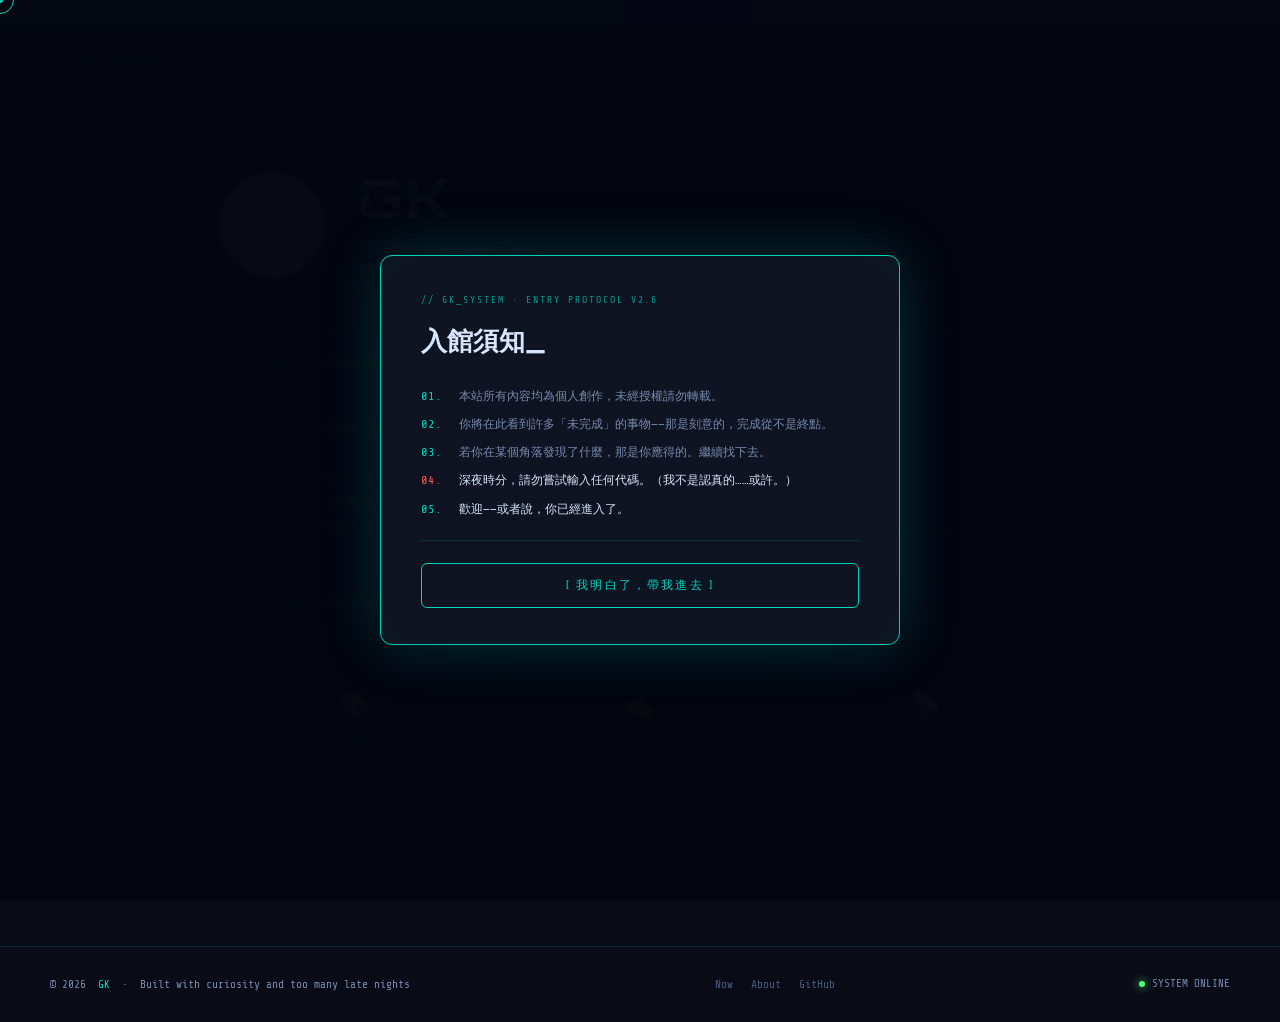
<file: index.html>
<!doctype html>
<html lang="zh-Hant" data-theme="dark">
<head>
  <meta charset="UTF-8" />
  <meta name="viewport" content="width=device-width, initial-scale=1.0" />
  <title>GK的雜物堆</title>
  <link rel="stylesheet" href="style.css" />
  <link rel="preconnect" href="https://fonts.googleapis.com" />
  <link rel="preconnect" href="https://fonts.gstatic.com" crossorigin />
</head>
<body>

  <!-- ── CURSOR ──────────────────────────────── -->
  <div class="cursor-dot" id="cursorDot"></div>
  <div class="cursor-ring" id="cursorRing"></div>

  <!-- ── ENTRY MODAL ─────────────────────────── -->
  <div id="entryModal">
    <div class="modal-box">
      <div class="modal-scan"></div>
      <div class="modal-tag">// GK_SYSTEM · ENTRY PROTOCOL v2.6</div>
      <div class="modal-title">入館須知<span class="modal-cursor">_</span></div>

      <div class="modal-rule">
        <span class="modal-rule-num">01.</span>
        本站所有內容均為個人創作，未經授權請勿轉載。
      </div>
      <div class="modal-rule">
        <span class="modal-rule-num">02.</span>
        你將在此看到許多「未完成」的事物——那是刻意的，完成從不是終點。
      </div>
      <div class="modal-rule">
        <span class="modal-rule-num">03.</span>
        若你在某個角落發現了什麼，那是你應得的。繼續找下去。
      </div>
      <div class="modal-rule red-rule">
        <span class="modal-rule-num">04.</span>
        深夜時分，請勿嘗試輸入任何代碼。（我不是認真的……或許。）
      </div>
      <div class="modal-rule highlight">
        <span class="modal-rule-num">05.</span>
        歡迎——或者說，你已經進入了。
      </div>

      <hr class="modal-divider" />
      <button class="modal-enter" id="enterBtn">[ 我明白了，帶我進去 ]</button>
    </div>
  </div>

  <!-- ── EASTER EGG ──────────────────────────── -->
  <div id="easterEgg">
    <div class="egg-terminal">
      <div class="egg-titlebar">
        <div class="egg-dot" style="background:#ff5555"></div>
        <div class="egg-dot" style="background:#f1fa8c"></div>
        <div class="egg-dot" style="background:#50fa7b"></div>
        <span class="egg-titlebar-label">gk_terminal — bash · 80×24</span>
      </div>
      <div class="egg-body">
        <div class="egg-line">$ cat /home/gk/.hidden/message.txt</div>
        <hr class="egg-sep">
        <div class="egg-line white">嘿，你找到了。</div>
        <div class="egg-line dim">不是每個人都會嘗試 Konami Code 的。</div>
        <div class="egg-line"> </div>
        <div class="egg-line highlight">既然你這麼有心，就給你看些隱藏數據：</div>
        <div class="egg-line"> </div>
        <div class="egg-line dim">// 真實技能評比（勿外傳）</div>
        <div class="egg-line">深夜發呆能力    ★★★★★  (MAX)</div>
        <div class="egg-line">假裝很忙的技術  ★★★★☆</div>
        <div class="egg-line">最後一刻才開始  ★★★★★  (MAX)</div>
        <div class="egg-line">把一切都做完    ★★★☆☆  (進行中)</div>
        <div class="egg-line"> </div>
        <div class="egg-line dim">// 系統備忘</div>
        <div class="egg-line white">GK 目前正在某個深夜角落寫程式，</div>
        <div class="egg-line white">旁邊擺著一杯放涼的茶。</div>
        <div class="egg-line"> </div>
        <div class="egg-line red-txt">⚠ WARNING: 此訊息在你關閉視窗後將不復存在。</div>
        <div class="egg-line dim">── 感謝你的造訪。繼續探索吧。</div>
        <span class="egg-close" id="eggClose">[ 關閉終端機 · ESC ]</span>
      </div>
    </div>
  </div>

  <!-- ── SYSTEM PANEL ─────────────────────────── -->
  <button id="sysPanelToggle" title="系統監控面板">SYS</button>
  <div id="sysContent">
    <div class="sys-title">// SYSTEM MONITOR</div>
    <div class="sys-row">
      <span class="sys-label">TIME</span>
      <span class="sys-val" id="sysTime">--:--:--</span>
    </div>
    <div class="sys-row">
      <span class="sys-label">LOCATION</span>
      <span class="sys-val">TW / TPE</span>
    </div>
    <div class="sys-row">
      <span class="sys-label">WEATHER</span>
      <span class="sys-val">☁ 24°C</span>
    </div>
    <hr class="sys-divider">
    <div class="sys-bar-wrap">
      <div class="sys-row">
        <span class="sys-label">CPU TEMP</span>
        <span class="sys-val" id="sysCpu">68°C</span>
      </div>
      <div class="sys-bar"><div class="sys-bar-fill" id="sysCpuBar" style="width:68%"></div></div>
    </div>
    <div class="sys-bar-wrap">
      <div class="sys-row">
        <span class="sys-label">MEMORY</span>
        <span class="sys-val" id="sysMem">6.2 GB</span>
      </div>
      <div class="sys-bar"><div class="sys-bar-fill" id="sysMemBar" style="width:52%"></div></div>
    </div>
    <hr class="sys-divider">
    <div class="sys-title">// GK_STATUS.log</div>
    <div class="sys-bar-wrap">
      <div class="sys-row">
        <span class="sys-label">STUDY</span>
        <span class="sys-val">62%</span>
      </div>
      <div class="sys-bar"><div class="sys-bar-fill" style="width:62%"></div></div>
    </div>
    <div class="sys-bar-wrap">
      <div class="sys-row">
        <span class="sys-label">CREATE</span>
        <span class="sys-val">88%</span>
      </div>
      <div class="sys-bar"><div class="sys-bar-fill" style="width:88%"></div></div>
    </div>
    <div class="sys-bar-wrap">
      <div class="sys-row">
        <span class="sys-label">SLEEP</span>
        <span class="sys-val warn">31%</span>
      </div>
      <div class="sys-bar">
        <div class="sys-bar-fill" style="width:31%;background:linear-gradient(90deg,var(--yellow),var(--red))"></div>
      </div>
    </div>
  </div>

  <!-- ── ANNOUNCE BAR ─────────────────────────── -->
  <div class="announce-bar">
    <div class="announce-track">
      📢 &nbsp; 正在開發純文字遊戲：廢墟物語 &nbsp;／&nbsp; 網站持續更新中 &nbsp;／&nbsp;
      最新文章：ReGLOSS - アワータイムイエロー &nbsp;／&nbsp;
      📢 &nbsp; 正在開發純文字遊戲：廢墟物語 &nbsp;／&nbsp; 網站持續更新中 &nbsp;／&nbsp;
      最新文章：ReGLOSS - アワータイムイエロー
    </div>
  </div>

  <!-- ── NAVIGATION ───────────────────────────── -->
  <nav>
    <div class="nav-inner">
      <a href="index.html" class="logo">GK的雜物堆</a>
      <div class="nav-links">
        <a href="work.html"  class="nav-link">Works</a>
        <a href="blog.html"  class="nav-link">Blog</a>
        <a href="now.html"   class="nav-link">Now</a>
        <a href="about.html" class="nav-link">About</a>
        <button class="nav-icon-btn" id="soundBtn" title="開啟環境音">♩</button>
        <button class="nav-icon-btn" id="themeToggle" title="切換主題">☽</button>
      </div>
    </div>
  </nav>

  <!-- ── MAIN ─────────────────────────────────── -->
  <main>
    <!-- Hero -->
    <div class="hero">
      <div class="hero-avatar">
        <img src="Profile_Square.png" alt="GK Avatar" />
      </div>
      <div>
        <h1 class="hero-name glitch" data-text="GK">GK</h1>
        <p class="hero-tagline">
          遊戲開發 ／ 隨筆塗鴉 ／ 寫作<br />
          <span class="hero-tag-accent">想試著用文字描繪出有血有肉的畫面。</span>
        </p>
      </div>
    </div>

    <!-- Info Grid -->
    <div class="info-grid">
      <!-- About Card -->
      <div class="card">
        <div class="card-title">// WHO'S BEHIND THIS SCREEN</div>
        <p class="card-text">
          嗨！我是 GK，<br />
          正在當有著畢業學分焦慮的水深火熱大四生。<br /><br />
          技能樹雜到不行——寫作、寫遊戲、畫點廢圖、寫網頁，還有一點點日文。
          閒暇時間喜歡畫圖、寫遊戲、做白日夢，或是瘋狂跟 holomem 的直播。<br /><br />
          <span style="color:var(--cyan);font-family:var(--mono);font-size:0.78rem">
            （當然也會記得來更新網站啦）
          </span>
        </p>
      </div>

      <!-- Skills Card -->
      <div class="card">
        <div class="card-title">// TOP SKILLS · CURRENT BUILD</div>

        <div class="skill-item">
          <div class="skill-header">
            <span class="skill-name">網頁程式</span>
            <span class="skill-val">50 / 100</span>
          </div>
          <div class="skill-bar">
            <div class="skill-fill" style="--w:50%; --delay:0.1s"></div>
          </div>
        </div>

        <div class="skill-item">
          <div class="skill-header">
            <span class="skill-name">畫圖</span>
            <span class="skill-val">36 / 100</span>
          </div>
          <div class="skill-bar">
            <div class="skill-fill" style="--w:36%; --delay:0.25s"></div>
          </div>
        </div>

        <div class="skill-item">
          <div class="skill-header">
            <span class="skill-name">遊戲開發</span>
            <span class="skill-val">25 / 100</span>
          </div>
          <div class="skill-bar">
            <div class="skill-fill" style="--w:25%; --delay:0.4s"></div>
          </div>
        </div>

        <div style="margin-top:18px;padding-top:14px;border-top:1px solid var(--border)">
          <div style="font-family:var(--mono);font-size:0.65rem;color:var(--text-sub);margin-bottom:8px">
            // CURRENTLY PLAYING
          </div>
          <div style="font-family:var(--mono);font-size:0.72rem;color:var(--text-dim)">
            🎮 &nbsp;廢墟物語 (開發中) &nbsp;·&nbsp; Twine / SugarCube
          </div>
        </div>
      </div>
    </div>

    <!-- Quick Nav Cards -->
    <div style="display:grid;grid-template-columns:repeat(3,1fr);gap:14px;margin-top:18px">
      <a href="work.html" class="card" style="text-align:center;cursor:pointer;display:block">
        <div style="font-size:1.5rem;margin-bottom:8px">🎨</div>
        <div style="font-family:var(--mono);font-size:0.72rem;color:var(--cyan)">WORKS</div>
        <div style="font-size:0.78rem;color:var(--text-dim);margin-top:4px">插畫 · 遊戲 · 設計</div>
      </a>
      <a href="blog.html" class="card" style="text-align:center;cursor:pointer;display:block">
        <div style="font-size:1.5rem;margin-bottom:8px">✍️</div>
        <div style="font-family:var(--mono);font-size:0.72rem;color:var(--cyan)">BLOG</div>
        <div style="font-size:0.78rem;color:var(--text-dim);margin-top:4px">隨筆 · 考察 · 開發碎念</div>
      </a>
      <a href="now.html" class="card" style="text-align:center;cursor:pointer;display:block">
        <div style="font-size:1.5rem;margin-bottom:8px">📡</div>
        <div style="font-family:var(--mono);font-size:0.72rem;color:var(--cyan)">NOW</div>
        <div style="font-size:0.78rem;color:var(--text-dim);margin-top:4px">這週在幹嘛</div>
      </a>
    </div>
  </main>

  <!-- ── FOOTER ───────────────────────────────── -->
  <footer>
    <div class="footer-inner">
      <div class="footer-copy">
        © 2026 &nbsp;<span>GK</span>&nbsp; · &nbsp;Built with curiosity and too many late nights
      </div>
      <div class="footer-links">
        <a href="now.html">Now</a>
        <a href="about.html">About</a>
        <a href="https://github.com/ns-7414" target="_blank">GitHub</a>
      </div>
      <div class="footer-status">
        <div class="status-dot"></div>
        SYSTEM ONLINE
      </div>
    </div>
  </footer>

  <!-- ── SCRIPTS ──────────────────────────────── -->
  <script src="common.js"></script>
  <script>
    /* Entry Modal */
    const modal    = document.getElementById('entryModal');
    const enterBtn = document.getElementById('enterBtn');

    if (!sessionStorage.getItem('gk_visited')) {
      modal.style.display = 'flex';
    } else {
      modal.style.display = 'none';
    }

    enterBtn.addEventListener('click', () => {
      modal.classList.add('hidden');
      setTimeout(() => { modal.style.display = 'none'; }, 500);
      sessionStorage.setItem('gk_visited', '1');
    });

    /* Glitch hero name on hover */
    document.querySelector('.hero-name').addEventListener('mouseenter', function() {
      this.style.color = 'var(--cyan)';
    });
    document.querySelector('.hero-name').addEventListener('mouseleave', function() {
      this.style.color = '';
    });
  </script>

</body>
</html>
</file>
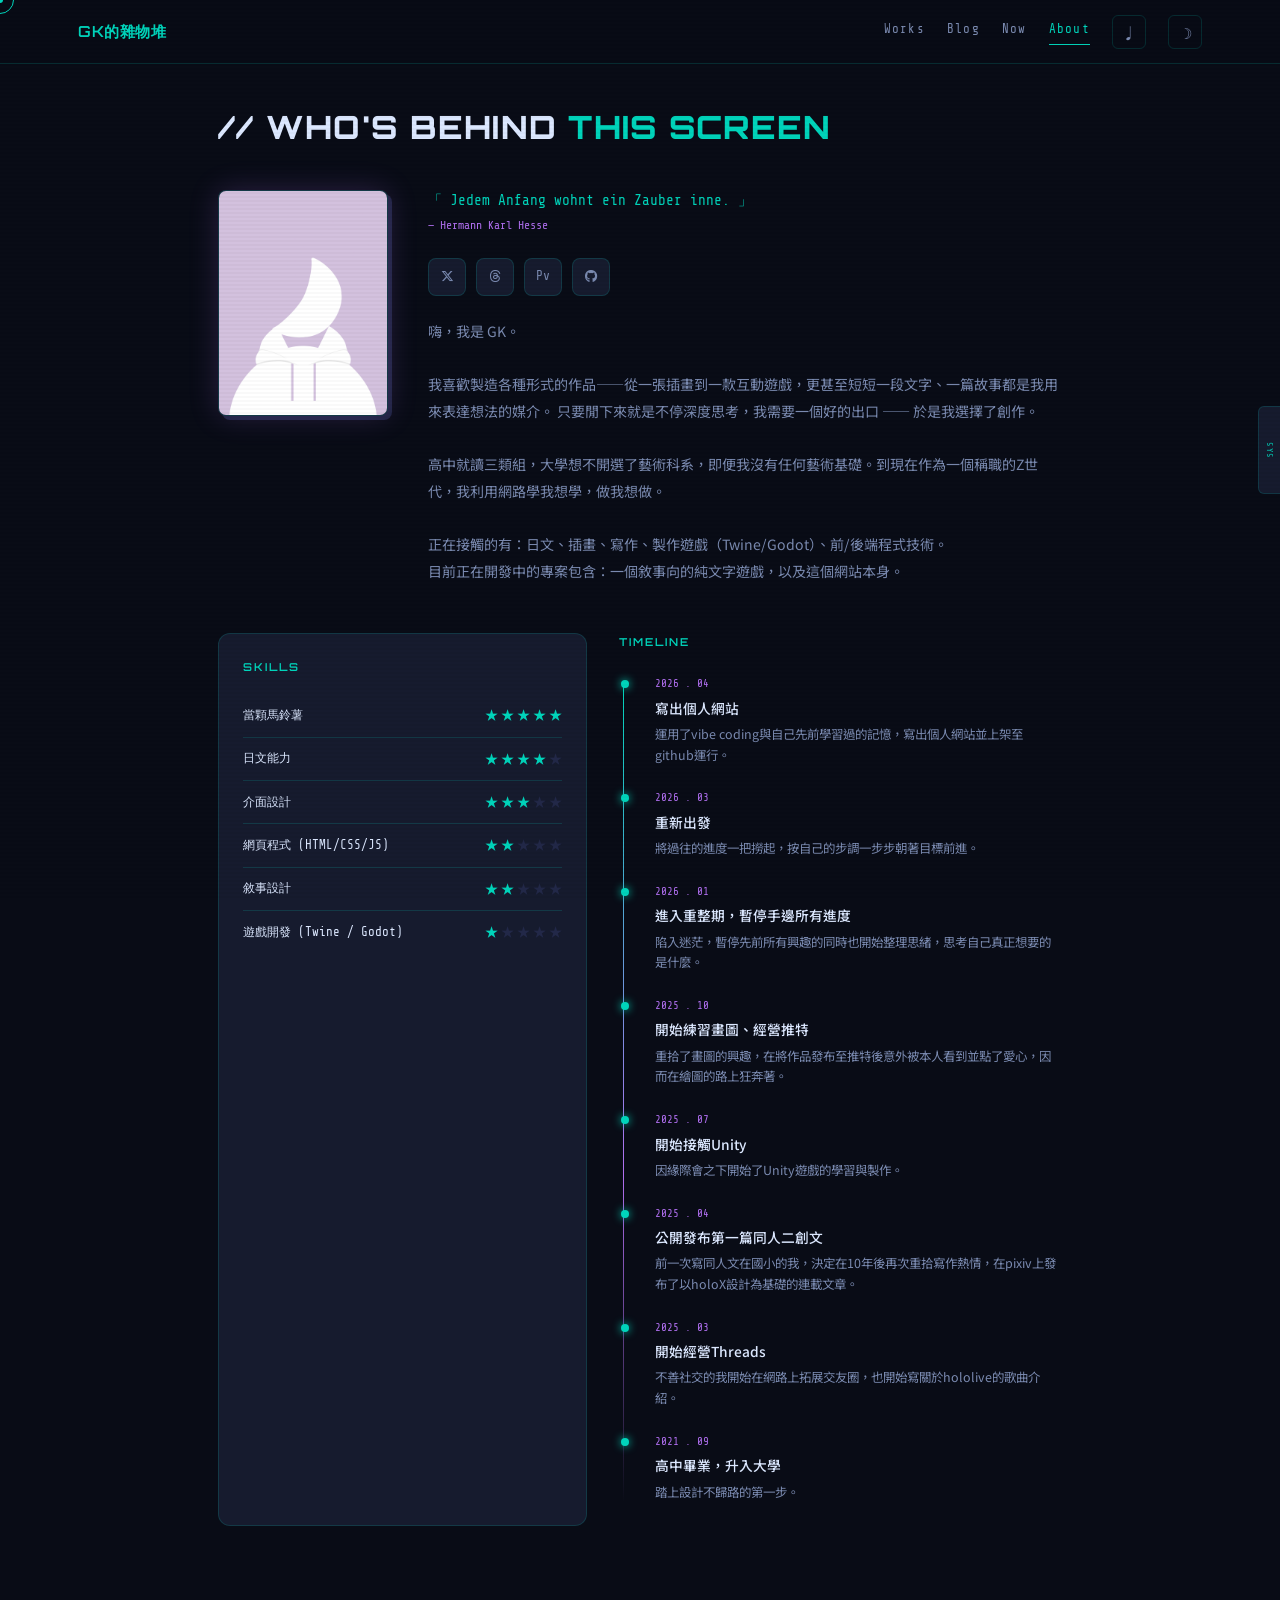
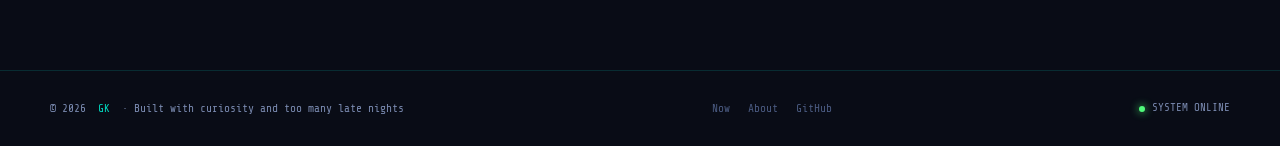
<file: about.html>
<!doctype html>
<html lang="zh-Hant" data-theme="dark">
<head>
  <meta charset="UTF-8" />
  <meta name="viewport" content="width=device-width, initial-scale=1.0" />
  <title>About — GK的雜物堆</title>
  <link rel="stylesheet" href="style.css" />
  <link rel="preconnect" href="https://fonts.googleapis.com" />
  <link rel="preconnect" href="https://fonts.gstatic.com" crossorigin />
  <link rel="stylesheet" href="https://cdnjs.cloudflare.com/ajax/libs/font-awesome/6.5.0/css/all.min.css" />
</head>
<body>

  <!-- ── CURSOR ────────────────────────────────────────── -->
  <div class="cursor-dot" id="cursorDot"></div>
  <div class="cursor-ring" id="cursorRing"></div>

  <!-- ── EASTER EGG ──────────────────────────────────────── -->
  <div id="easterEgg">
    <div class="egg-terminal">
      <div class="egg-titlebar">
        <div class="egg-dot" style="background:#ff5555"></div>
        <div class="egg-dot" style="background:#f1fa8c"></div>
        <div class="egg-dot" style="background:#50fa7b"></div>
        <span class="egg-titlebar-label">gk_terminal — bash · 80×24</span>
      </div>
      <div class="egg-body">
        <div class="egg-line">$ cat /home/gk/.hidden/message.txt</div>
        <hr class="egg-sep">
        <div class="egg-line white">喲，你找到了。</div>
        <div class="egg-line dim">不是每個人都會嘗試 Konami Code 的。</div>
        <div class="egg-line"> </div>
        <div class="egg-line highlight">既然你這麼有心，就給你看些隱藏數據：</div>
        <div class="egg-line"> </div>
        <div class="egg-line dim">// 真實技能評比（勿外傳）</div>
        <div class="egg-line">深夜發呆能力    ★★★★★  (MAX)</div>
        <div class="egg-line">假裝很忙的技術  ★★★★☆</div>
        <div class="egg-line">最後一刻才開始  ★★★★★  (MAX)</div>
        <div class="egg-line">把一切都做完    ★★★☆☆  (進行中)</div>
        <div class="egg-line"> </div>
        <div class="egg-line red-txt">⚠ WARNING: 此訊息在你關閉視窗後將不復存在。</div>
        <div class="egg-line dim">── 感謝你的造訪。繼續探索吧。</div>
        <span class="egg-close" id="eggClose">[ 關閉終端機 ]</span>
      </div>
    </div>
  </div>

  <!-- ── SYSTEM PANEL ──────────────────────────────────── -->
  <button id="sysPanelToggle" title="系統監控面板">SYS</button>
  <div id="sysContent">
    <div class="sys-title">// SYSTEM MONITOR</div>
    <div class="sys-row"><span class="sys-label">TIME</span><span class="sys-val" id="sysTime">--:--:--</span></div>
    <div class="sys-row"><span class="sys-label">LOCATION</span><span class="sys-val">TW / TPE</span></div>
    <div class="sys-row"><span class="sys-label">WEATHER</span><span class="sys-val">☁ 24°C</span></div>
    <hr class="sys-divider">
    <div class="sys-bar-wrap">
      <div class="sys-row"><span class="sys-label">CPU TEMP</span><span class="sys-val" id="sysCpu">68°C</span></div>
      <div class="sys-bar"><div class="sys-bar-fill" id="sysCpuBar" style="width:68%"></div></div>
    </div>
    <div class="sys-bar-wrap">
      <div class="sys-row"><span class="sys-label">MEMORY</span><span class="sys-val" id="sysMem">6.2 GB</span></div>
      <div class="sys-bar"><div class="sys-bar-fill" id="sysMemBar" style="width:52%"></div></div>
    </div>
    <hr class="sys-divider">
    <div class="sys-title">// GK_STATUS.log</div>
    <div class="sys-bar-wrap">
      <div class="sys-row"><span class="sys-label">STUDY</span><span class="sys-val">62%</span></div>
      <div class="sys-bar"><div class="sys-bar-fill" style="width:62%"></div></div>
    </div>
    <div class="sys-bar-wrap">
      <div class="sys-row"><span class="sys-label">CREATE</span><span class="sys-val">88%</span></div>
      <div class="sys-bar"><div class="sys-bar-fill" style="width:88%"></div></div>
    </div>
    <div class="sys-bar-wrap">
      <div class="sys-row"><span class="sys-label">SLEEP</span><span class="sys-val warn">31%</span></div>
      <div class="sys-bar"><div class="sys-bar-fill" style="width:31%;background:linear-gradient(90deg,var(--yellow),var(--red))"></div></div>
    </div>
  </div>

  <!-- ── NAVIGATION ─────────────────────────────────────── -->
  <nav>
    <div class="nav-inner">
      <a href="index.html" class="logo">GK的雜物堆</a>
      <div class="nav-links">
        <a href="work.html"  class="nav-link">Works</a>
        <a href="blog.html"  class="nav-link">Blog</a>
        <a href="now.html"   class="nav-link">Now</a>
        <a href="about.html" class="nav-link active">About</a>
        <button class="nav-icon-btn" id="soundBtn" title="開啟環境音">♩</button>
        <button class="nav-icon-btn" id="themeToggle" title="切換主題">☽</button>
      </div>
    </div>
  </nav>

  <!-- ── MAIN ───────────────────────────────────────────── -->
  <main>
    <h1 class="page-heading">// WHO'S BEHIND <span class="accent">THIS SCREEN</span></h1>

    <!-- ═══ Hero ═════════════════════════════════════════ -->
    <div class="about-hero">
      <div class="about-photo">
        <img src="Profile_Ret.png" alt="GK" />
      </div>
      <div class="about-text">
        <div class="about-quote">「 Jedem Anfang wohnt ein Zauber inne. 」</div>
        <div class="about-quote-sub">— Hermann Karl Hesse</div>

        <div class="socials">
          <a href="https://x.com/none_shadow01" target="_blank" class="social-btn" title="X (Twitter)">
            <i class="fa-brands fa-x-twitter"></i>
          </a>
          <a href="https://www.threads.com/@ns7414_" target="_blank" class="social-btn" title="Threads">
            <i class="fa-brands fa-threads"></i>
          </a>
          <a href="https://www.pixiv.net/users/71376239" target="_blank" class="social-btn" title="Pixiv">Pv</a>
          <a href="https://github.com/ns-7414" target="_blank" class="social-btn" title="GitHub">
            <i class="fa-brands fa-github"></i>
          </a>
        </div>

        <p class="about-bio">
          嗨，我是 GK。<br /><br />
          我喜歡製造各種形式的作品——從一張插畫到一款互動遊戲，更甚至短短一段文字、一篇故事都是我用來表達想法的媒介。
          只要閒下來就是不停深度思考，我需要一個好的出口 ——
          於是我選擇了創作。<br /><br />
          高中就讀三類組，大學想不開選了藝術科系，即便我沒有任何藝術基礎。到現在作為一個稱職的Z世代，我利用網路學我想學，做我想做。<br /><br />
          正在接觸的有：日文、插畫、寫作、製作遊戲（Twine/Godot）、前/後端程式技術。<br />
          目前正在開發中的專案包含：一個敘事向的純文字遊戲，以及這個網站本身。
        </p>
      </div>
    </div>

    <!-- ═══ Bottom Grid: Skills + Timeline ═══════════════ -->
    <div class="about-bottom">

      <!-- Skills Card -->
      <div class="card">
        <div class="card-title">Skills</div>

        <div class="skill-detail">
          <span class="skill-detail-name">當顆馬鈴薯</span>
          <span class="stars">
            <span class="star-on">★</span><span class="star-on">★</span><span class="star-on">★</span><span class="star-on">★</span><span class="star-on">★</span>
          </span>
        </div>
        <div class="skill-detail">
          <span class="skill-detail-name">日文能力</span>
          <span class="stars">
            <span class="star-on">★</span><span class="star-on">★</span><span class="star-on">★</span><span class="star-on">★</span><span class="star-off">★</span>
          </span>
        </div>
        <div class="skill-detail">
          <span class="skill-detail-name">介面設計</span>
          <span class="stars">
            <span class="star-on">★</span><span class="star-on">★</span><span class="star-on">★</span><span class="star-off">★</span><span class="star-off">★</span>
          </span>
        </div>
        <div class="skill-detail">
          <span class="skill-detail-name">網頁程式 (HTML/CSS/JS)</span>
          <span class="stars">
            <span class="star-on">★</span><span class="star-on">★</span><span class="star-off">★</span><span class="star-off">★</span><span class="star-off">★</span>
          </span>
        </div>
        <div class="skill-detail">
          <span class="skill-detail-name">敘事設計</span>
          <span class="stars">
            <span class="star-on">★</span><span class="star-on">★</span><span class="star-off">★</span><span class="star-off">★</span><span class="star-off">★</span>
          </span>
        </div>
        <div class="skill-detail">
          <span class="skill-detail-name">遊戲開發 (Twine / Godot)</span>
          <span class="stars">
            <span class="star-on">★</span><span class="star-off">★</span><span class="star-off">★</span><span class="star-off">★</span><span class="star-off">★</span>
          </span>
        </div>
      </div>

      <!-- Timeline -->
      <div>
        <div class="timeline-title">Timeline</div>
        <div class="timeline">

          <div class="tl-item">
            <div class="tl-dot"></div>
            <div class="tl-date">2026 . 04</div>
            <div class="tl-event-title">寫出個人網站</div>
            <div class="tl-desc">運用了vibe coding與自己先前學習過的記憶，寫出個人網站並上架至github運行。</div>
          </div>

          <div class="tl-item">
            <div class="tl-dot"></div>
            <div class="tl-date">2026 . 03</div>
            <div class="tl-event-title">重新出發</div>
            <div class="tl-desc">將過往的進度一把撈起，按自己的步調一步步朝著目標前進。</div>
          </div>

          <div class="tl-item">
            <div class="tl-dot"></div>
            <div class="tl-date">2026 . 01</div>
            <div class="tl-event-title">進入重整期，暫停手邊所有進度</div>
            <div class="tl-desc">陷入迷茫，暫停先前所有興趣的同時也開始整理思緒，思考自己真正想要的是什麼。</div>
          </div>

          <div class="tl-item">
            <div class="tl-dot"></div>
            <div class="tl-date">2025 . 10</div>
            <div class="tl-event-title">開始練習畫圖、經營推特</div>
            <div class="tl-desc">重拾了畫圖的興趣，在將作品發布至推特後意外被本人看到並點了愛心，因而在繪圖的路上狂奔著。</div>
          </div>

          <div class="tl-item">
            <div class="tl-dot"></div>
            <div class="tl-date">2025 . 07</div>
            <div class="tl-event-title">開始接觸Unity</div>
            <div class="tl-desc">因緣際會之下開始了Unity遊戲的學習與製作。</div>
          </div>

          <div class="tl-item">
            <div class="tl-dot"></div>
            <div class="tl-date">2025 . 04</div>
            <div class="tl-event-title">公開發布第一篇同人二創文</div>
            <div class="tl-desc">前一次寫同人文在國小的我，決定在10年後再次重拾寫作熱情，在pixiv上發布了以holoX設計為基礎的連載文章。</div>
          </div>

          <div class="tl-item">
            <div class="tl-dot"></div>
            <div class="tl-date">2025 . 03</div>
            <div class="tl-event-title">開始經營Threads</div>
            <div class="tl-desc">不善社交的我開始在網路上拓展交友圈，也開始寫關於hololive的歌曲介紹。</div>
          </div>

          <div class="tl-item">
            <div class="tl-dot"></div>
            <div class="tl-date">2021 . 09</div>
            <div class="tl-event-title">高中畢業，升入大學</div>
            <div class="tl-desc">踏上設計不歸路的第一步。</div>
          </div>

        </div>
      </div>
    </div>
    <!-- /about-bottom -->
  </main>

  <!-- ── FOOTER ────────────────────────────────────────── -->
  <footer>
    <div class="footer-inner">
      <div class="footer-copy">© 2026 &nbsp;<span>GK</span>&nbsp; · Built with curiosity and too many late nights</div>
      <div class="footer-links">
        <a href="now.html">Now</a>
        <a href="about.html">About</a>
        <a href="https://github.com/ns-7414" target="_blank">GitHub</a>
      </div>
      <div class="footer-status"><div class="status-dot"></div>SYSTEM ONLINE</div>
    </div>
  </footer>

  <script src="common.js"></script>
</body>
</html>
</file>
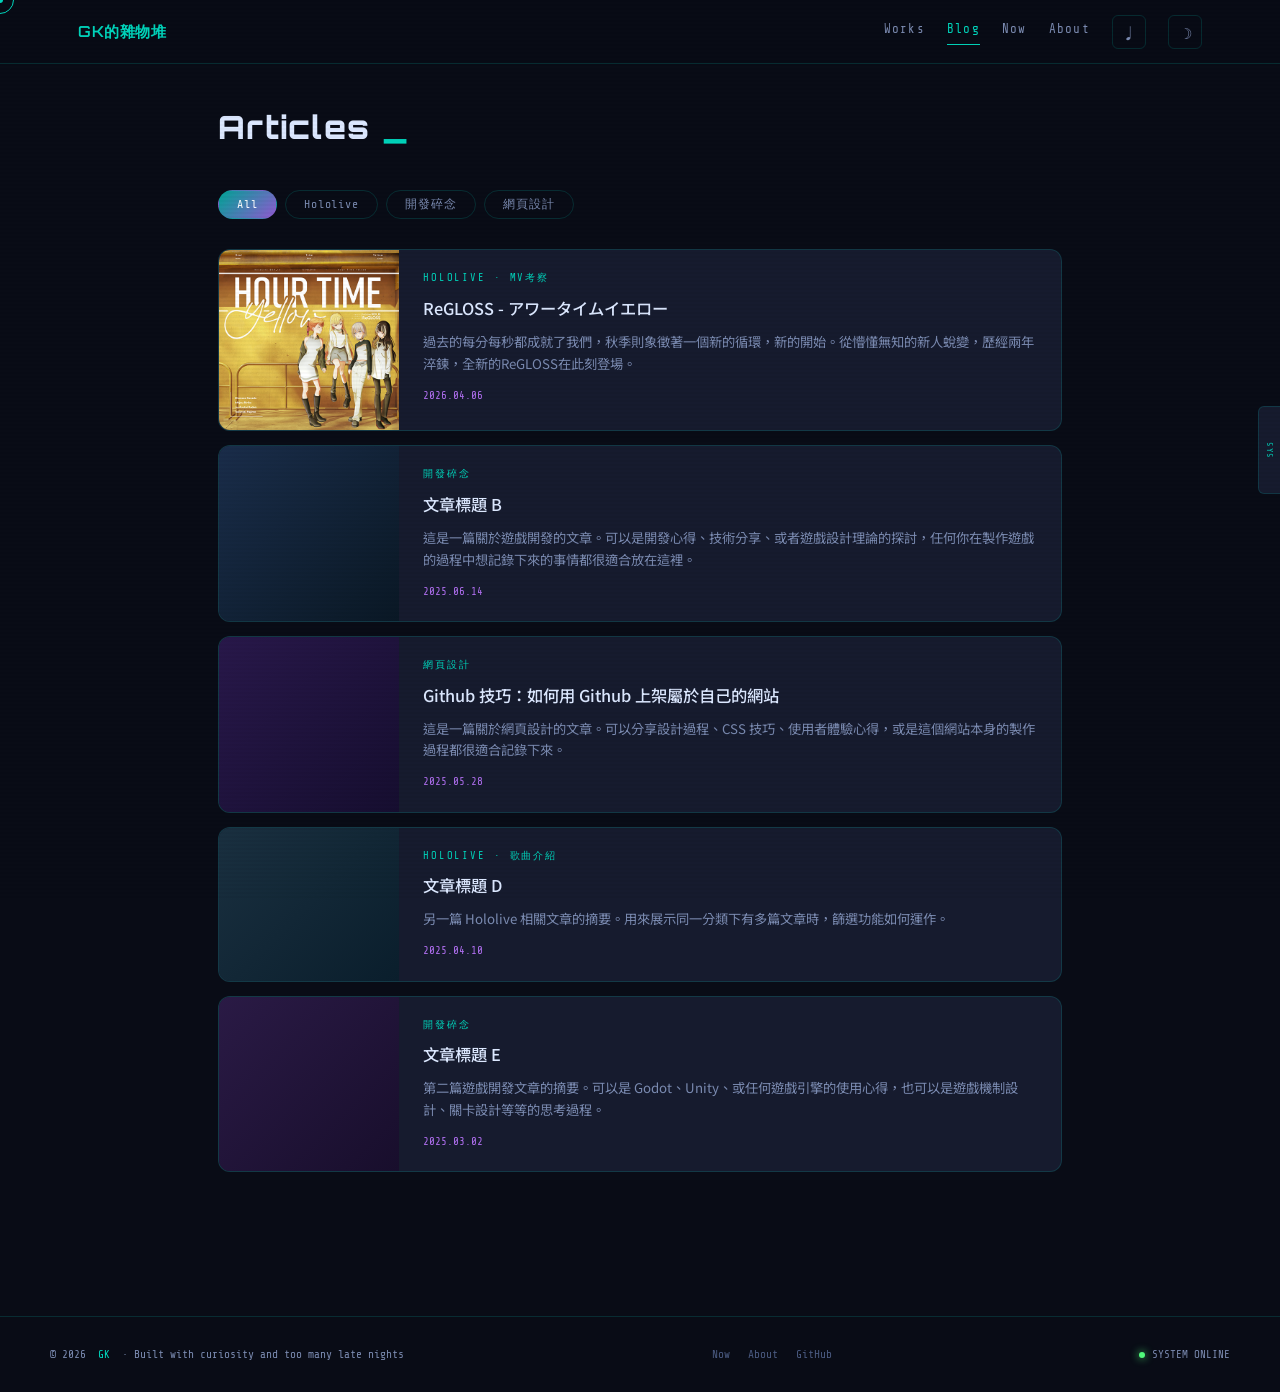
<file: blog.html>
<!doctype html>
<html lang="zh-Hant" data-theme="dark">
<head>
  <meta charset="UTF-8" />
  <meta name="viewport" content="width=device-width, initial-scale=1.0" />
  <title>Blog — GK的雜物堆</title>
  <link rel="stylesheet" href="style.css" />
  <link rel="preconnect" href="https://fonts.googleapis.com" />
  <link rel="preconnect" href="https://fonts.gstatic.com" crossorigin />
</head>
<body>

  <!-- ── CURSOR ──────────────────────────────── -->
  <div class="cursor-dot" id="cursorDot"></div>
  <div class="cursor-ring" id="cursorRing"></div>

  <!-- ── EASTER EGG ──────────────────────────── -->
  <div id="easterEgg">
    <div class="egg-terminal">
      <div class="egg-titlebar">
        <div class="egg-dot" style="background:#ff5555"></div>
        <div class="egg-dot" style="background:#f1fa8c"></div>
        <div class="egg-dot" style="background:#50fa7b"></div>
        <span class="egg-titlebar-label">gk_terminal — bash · 80×24</span>
      </div>
      <div class="egg-body">
        <div class="egg-line">$ cat /home/gk/.hidden/message.txt</div>
        <hr class="egg-sep">
        <div class="egg-line white">嘿，你找到了。</div>
        <div class="egg-line dim">不是每個人都會嘗試 Konami Code 的。</div>
        <div class="egg-line"> </div>
        <div class="egg-line highlight">既然你這麼有心，就給你看些隱藏數據：</div>
        <div class="egg-line"> </div>
        <div class="egg-line dim">// 真實技能評比（勿外傳）</div>
        <div class="egg-line">深夜發呆能力    ★★★★★  (MAX)</div>
        <div class="egg-line">假裝很忙的技術  ★★★★☆</div>
        <div class="egg-line">最後一刻才開始  ★★★★★  (MAX)</div>
        <div class="egg-line">把一切都做完    ★★★☆☆  (進行中)</div>
        <div class="egg-line"> </div>
        <div class="egg-line red-txt">⚠ WARNING: 此訊息在你關閉視窗後將不復存在。</div>
        <div class="egg-line dim">── 感謝你的造訪。繼續探索吧。</div>
        <span class="egg-close" id="eggClose">[ 關閉終端機 ]</span>
      </div>
    </div>
  </div>

  <!-- ── SYSTEM PANEL ─────────────────────────── -->
  <button id="sysPanelToggle" title="系統監控面板">SYS</button>
  <div id="sysContent">
    <div class="sys-title">// SYSTEM MONITOR</div>
    <div class="sys-row"><span class="sys-label">TIME</span><span class="sys-val" id="sysTime">--:--:--</span></div>
    <div class="sys-row"><span class="sys-label">LOCATION</span><span class="sys-val">TW / TPE</span></div>
    <div class="sys-row"><span class="sys-label">WEATHER</span><span class="sys-val">☁ 24°C</span></div>
    <hr class="sys-divider">
    <div class="sys-bar-wrap">
      <div class="sys-row"><span class="sys-label">CPU TEMP</span><span class="sys-val" id="sysCpu">68°C</span></div>
      <div class="sys-bar"><div class="sys-bar-fill" id="sysCpuBar" style="width:68%"></div></div>
    </div>
    <div class="sys-bar-wrap">
      <div class="sys-row"><span class="sys-label">MEMORY</span><span class="sys-val" id="sysMem">6.2 GB</span></div>
      <div class="sys-bar"><div class="sys-bar-fill" id="sysMemBar" style="width:52%"></div></div>
    </div>
    <hr class="sys-divider">
    <div class="sys-title">// GK_STATUS.log</div>
    <div class="sys-bar-wrap">
      <div class="sys-row"><span class="sys-label">STUDY</span><span class="sys-val">62%</span></div>
      <div class="sys-bar"><div class="sys-bar-fill" style="width:62%"></div></div>
    </div>
    <div class="sys-bar-wrap">
      <div class="sys-row"><span class="sys-label">CREATE</span><span class="sys-val">88%</span></div>
      <div class="sys-bar"><div class="sys-bar-fill" style="width:88%"></div></div>
    </div>
    <div class="sys-bar-wrap">
      <div class="sys-row"><span class="sys-label">SLEEP</span><span class="sys-val warn">31%</span></div>
      <div class="sys-bar"><div class="sys-bar-fill" style="width:31%;background:linear-gradient(90deg,var(--yellow),var(--red))"></div></div>
    </div>
  </div>

  <!-- ── NAVIGATION ───────────────────────────── -->
  <nav>
    <div class="nav-inner">
      <a href="index.html" class="logo">GK的雜物堆</a>
      <div class="nav-links">
        <a href="work.html"  class="nav-link">Works</a>
        <a href="blog.html"  class="nav-link active">Blog</a>
        <a href="now.html"   class="nav-link">Now</a>
        <a href="about.html" class="nav-link">About</a>
        <button class="nav-icon-btn" id="soundBtn" title="開啟環境音">♩</button>
        <button class="nav-icon-btn" id="themeToggle" title="切換主題">☽</button>
      </div>
    </div>
  </nav>

  <!-- ── MAIN ─────────────────────────────────── -->
  <main>
    <h1 class="page-heading">Articles <span class="accent">_</span></h1>

    <!-- Filter Buttons -->
    <div class="filter-row">
      <button class="filter-btn active" data-cat="all">All</button>
      <button class="filter-btn" data-cat="hololive">Hololive</button>
      <button class="filter-btn" data-cat="gamedev">開發碎念</button>
      <button class="filter-btn" data-cat="webdesign">網頁設計</button>
    </div>

    <!-- Article List -->
    <div class="article-list" id="articleList">

      <!-- 文章 A: Hololive -->
      <a href="Articles/MV考察：ReGLOSS - アワータイムイエロー.html"
         class="article-card" data-cat="hololive">
        <div class="article-thumb">
          <img src="Work_cover/HourTimeYellow.png" alt="アワータイムイエロー">
        </div>
        <div class="article-body">
          <div class="article-cat">Hololive · MV考察</div>
          <div class="article-title">ReGLOSS - アワータイムイエロー</div>
          <p class="article-excerpt">
            過去的每分每秒都成就了我們，秋季則象徵著一個新的循環，新的開始。從懵懂無知的新人蛻變，歷經兩年淬鍊，全新的ReGLOSS在此刻登場。
          </p>
          <div class="article-date">2026.04.06</div>
        </div>
      </a>

      <!-- 文章 B: 遊戲開發 -->
      <a href="article.html?id=2" class="article-card" data-cat="gamedev">
        <div class="article-thumb"
             style="background:linear-gradient(135deg,#1a2d4a,#0a1825)">
        </div>
        <div class="article-body">
          <div class="article-cat">開發碎念</div>
          <div class="article-title">文章標題 B</div>
          <p class="article-excerpt">
            這是一篇關於遊戲開發的文章。可以是開發心得、技術分享、或者遊戲設計理論的探討，任何你在製作遊戲的過程中想記錄下來的事情都很適合放在這裡。
          </p>
          <div class="article-date">2025.06.14</div>
        </div>
      </a>

      <!-- 文章 C: 網頁設計 -->
      <a href="Articles/Github技巧：如何用Github上架屬於自己的網站.html"
         class="article-card" data-cat="webdesign">
        <div class="article-thumb"
             style="background:linear-gradient(135deg,#28184a,#160e30)">
        </div>
        <div class="article-body">
          <div class="article-cat">網頁設計</div>
          <div class="article-title">Github 技巧：如何用 Github 上架屬於自己的網站</div>
          <p class="article-excerpt">
            這是一篇關於網頁設計的文章。可以分享設計過程、CSS 技巧、使用者體驗心得，或是這個網站本身的製作過程都很適合記錄下來。
          </p>
          <div class="article-date">2025.05.28</div>
        </div>
      </a>

      <!-- 文章 D: Hololive -->
      <a href="article.html?id=4" class="article-card" data-cat="hololive">
        <div class="article-thumb"
             style="background:linear-gradient(135deg,#1a3040,#0a1e2c)">
        </div>
        <div class="article-body">
          <div class="article-cat">Hololive · 歌曲介紹</div>
          <div class="article-title">文章標題 D</div>
          <p class="article-excerpt">
            另一篇 Hololive 相關文章的摘要。用來展示同一分類下有多篇文章時，篩選功能如何運作。
          </p>
          <div class="article-date">2025.04.10</div>
        </div>
      </a>

      <!-- 文章 E: 遊戲開發 -->
      <a href="article.html?id=5" class="article-card" data-cat="gamedev">
        <div class="article-thumb"
             style="background:linear-gradient(135deg,#2a1a45,#180e2c)">
        </div>
        <div class="article-body">
          <div class="article-cat">開發碎念</div>
          <div class="article-title">文章標題 E</div>
          <p class="article-excerpt">
            第二篇遊戲開發文章的摘要。可以是 Godot、Unity、或任何遊戲引擎的使用心得，也可以是遊戲機制設計、關卡設計等等的思考過程。
          </p>
          <div class="article-date">2025.03.02</div>
        </div>
      </a>

    </div>
    <!-- /article-list -->
  </main>

  <!-- ── FOOTER ───────────────────────────────── -->
  <footer>
    <div class="footer-inner">
      <div class="footer-copy">© 2026 &nbsp;<span>GK</span>&nbsp; · Built with curiosity and too many late nights</div>
      <div class="footer-links">
        <a href="now.html">Now</a>
        <a href="about.html">About</a>
        <a href="https://github.com/ns-7414" target="_blank">GitHub</a>
      </div>
      <div class="footer-status"><div class="status-dot"></div>SYSTEM ONLINE</div>
    </div>
  </footer>

  <script src="common.js"></script>
  <script>
    /* Blog Filter */
    const filterBtns   = document.querySelectorAll('.filter-btn');
    const articleCards = document.querySelectorAll('.article-card');

    filterBtns.forEach(btn => {
      btn.addEventListener('click', () => {
        filterBtns.forEach(b => b.classList.remove('active'));
        btn.classList.add('active');
        const cat = btn.dataset.cat;

        articleCards.forEach(card => {
          const show = cat === 'all' || card.dataset.cat === cat;
          card.style.display = show ? 'flex' : 'none';
          if (show) {
            card.style.opacity = '0';
            card.style.transform = 'translateX(-8px)';
            requestAnimationFrame(() => {
              card.style.transition = 'opacity 0.28s ease, transform 0.28s ease';
              card.style.opacity = '1';
              card.style.transform = 'translateX(0)';
            });
          }
        });
      });
    });
  </script>
</body>
</html>
</file>
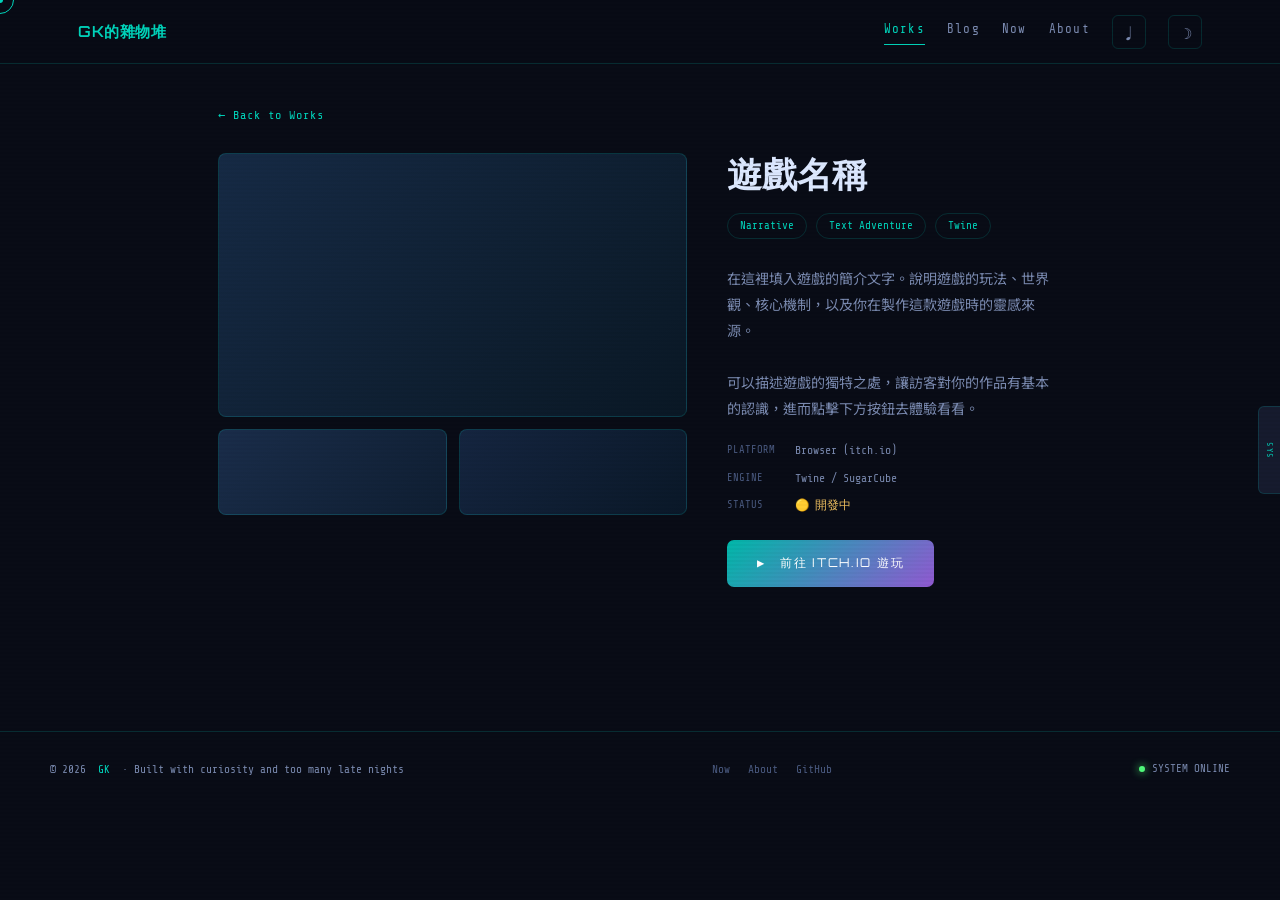
<file: game-detail.html>
<!doctype html>
<html lang="zh-Hant" data-theme="dark">
<head>
  <meta charset="UTF-8" />
  <meta name="viewport" content="width=device-width, initial-scale=1.0" />
  <title>遊戲名稱 — GK的雜物堆</title>
  <link rel="stylesheet" href="style.css" />
  <link rel="preconnect" href="https://fonts.googleapis.com" />
  <link rel="preconnect" href="https://fonts.gstatic.com" crossorigin />
</head>
<body>

  <!-- ── CURSOR ──────────────────────────────── -->
  <div class="cursor-dot" id="cursorDot"></div>
  <div class="cursor-ring" id="cursorRing"></div>

  <!-- ── EASTER EGG ──────────────────────────── -->
  <div id="easterEgg">
    <div class="egg-terminal">
      <div class="egg-titlebar">
        <div class="egg-dot" style="background:#ff5555"></div>
        <div class="egg-dot" style="background:#f1fa8c"></div>
        <div class="egg-dot" style="background:#50fa7b"></div>
        <span class="egg-titlebar-label">gk_terminal — bash · 80×24</span>
      </div>
      <div class="egg-body">
        <div class="egg-line">$ cat /home/gk/.hidden/message.txt</div>
        <hr class="egg-sep">
        <div class="egg-line white">嘿，你找到了。</div>
        <div class="egg-line dim">不是每個人都會嘗試 Konami Code 的。</div>
        <div class="egg-line"> </div>
        <div class="egg-line highlight">既然你這麼有心，就給你看些隱藏數據：</div>
        <div class="egg-line"> </div>
        <div class="egg-line dim">// 真實技能評比（勿外傳）</div>
        <div class="egg-line">深夜發呆能力    ★★★★★  (MAX)</div>
        <div class="egg-line">假裝很忙的技術  ★★★★☆</div>
        <div class="egg-line">最後一刻才開始  ★★★★★  (MAX)</div>
        <div class="egg-line">把一切都做完    ★★★☆☆  (進行中)</div>
        <div class="egg-line"> </div>
        <div class="egg-line red-txt">⚠ WARNING: 此訊息在你關閉視窗後將不復存在。</div>
        <div class="egg-line dim">── 感謝你的造訪。繼續探索吧。</div>
        <span class="egg-close" id="eggClose">[ 關閉終端機 ]</span>
      </div>
    </div>
  </div>

  <!-- ── SYSTEM PANEL ─────────────────────────── -->
  <button id="sysPanelToggle" title="系統監控面板">SYS</button>
  <div id="sysContent">
    <div class="sys-title">// SYSTEM MONITOR</div>
    <div class="sys-row"><span class="sys-label">TIME</span><span class="sys-val" id="sysTime">--:--:--</span></div>
    <div class="sys-row"><span class="sys-label">LOCATION</span><span class="sys-val">TW / TPE</span></div>
    <div class="sys-row"><span class="sys-label">WEATHER</span><span class="sys-val">☁ 24°C</span></div>
    <hr class="sys-divider">
    <div class="sys-bar-wrap">
      <div class="sys-row"><span class="sys-label">CPU TEMP</span><span class="sys-val" id="sysCpu">68°C</span></div>
      <div class="sys-bar"><div class="sys-bar-fill" id="sysCpuBar" style="width:68%"></div></div>
    </div>
    <div class="sys-bar-wrap">
      <div class="sys-row"><span class="sys-label">MEMORY</span><span class="sys-val" id="sysMem">6.2 GB</span></div>
      <div class="sys-bar"><div class="sys-bar-fill" id="sysMemBar" style="width:52%"></div></div>
    </div>
    <hr class="sys-divider">
    <div class="sys-title">// GK_STATUS.log</div>
    <div class="sys-bar-wrap">
      <div class="sys-row"><span class="sys-label">STUDY</span><span class="sys-val">62%</span></div>
      <div class="sys-bar"><div class="sys-bar-fill" style="width:62%"></div></div>
    </div>
    <div class="sys-bar-wrap">
      <div class="sys-row"><span class="sys-label">CREATE</span><span class="sys-val">88%</span></div>
      <div class="sys-bar"><div class="sys-bar-fill" style="width:88%"></div></div>
    </div>
    <div class="sys-bar-wrap">
      <div class="sys-row"><span class="sys-label">SLEEP</span><span class="sys-val warn">31%</span></div>
      <div class="sys-bar"><div class="sys-bar-fill" style="width:31%;background:linear-gradient(90deg,var(--yellow),var(--red))"></div></div>
    </div>
  </div>

  <!-- ── NAVIGATION ───────────────────────────── -->
  <nav>
    <div class="nav-inner">
      <a href="index.html" class="logo">GK的雜物堆</a>
      <div class="nav-links">
        <a href="work.html"  class="nav-link active">Works</a>
        <a href="blog.html"  class="nav-link">Blog</a>
        <a href="now.html"   class="nav-link">Now</a>
        <a href="about.html" class="nav-link">About</a>
        <button class="nav-icon-btn" id="soundBtn" title="開啟環境音">♩</button>
        <button class="nav-icon-btn" id="themeToggle" title="切換主題">☽</button>
      </div>
    </div>
  </nav>

  <!-- ── MAIN ─────────────────────────────────── -->
  <main>

    <a href="work.html" class="game-back">← Back to Works</a>

    <div class="game-detail-hero">

      <!-- Screenshots -->
      <div class="game-screenshots">
        <div class="game-screenshot main-shot" style="background:linear-gradient(135deg,#162a45,#0a1825)">
          <!-- <img src="assets/game-main.jpg" alt="主截圖"> -->
        </div>
        <div style="display:grid;grid-template-columns:1fr 1fr;gap:12px">
          <div class="game-screenshot" style="background:linear-gradient(135deg,#1a2d4a,#0f1e32)">
            <!-- <img src="assets/game-ss2.jpg" alt="截圖 2"> -->
          </div>
          <div class="game-screenshot" style="background:linear-gradient(135deg,#152540,#0a1828)">
            <!-- <img src="assets/game-ss3.jpg" alt="截圖 3"> -->
          </div>
        </div>
      </div>

      <!-- Info -->
      <div class="game-info">
        <!-- 遊戲名稱 (在此修改) -->
        <h1 class="game-title">遊戲名稱</h1>

        <!-- 標籤 -->
        <div>
          <span class="game-tag">Narrative</span>
          <span class="game-tag">Text Adventure</span>
          <span class="game-tag">Twine</span>
        </div>

        <!-- 簡介 -->
        <p class="game-desc">
          在這裡填入遊戲的簡介文字。說明遊戲的玩法、世界觀、核心機制，以及你在製作這款遊戲時的靈感來源。<br /><br />
          可以描述遊戲的獨特之處，讓訪客對你的作品有基本的認識，進而點擊下方按鈕去體驗看看。
        </p>

        <!-- 資訊列 -->
        <div style="display:flex;flex-direction:column;gap:8px;margin-bottom:24px">
          <div style="display:flex;gap:12px;align-items:center">
            <span style="font-family:var(--mono);font-size:0.65rem;color:var(--text-sub);min-width:56px">PLATFORM</span>
            <span style="font-family:var(--mono);font-size:0.72rem;color:var(--text-dim)">Browser (itch.io)</span>
          </div>
          <div style="display:flex;gap:12px;align-items:center">
            <span style="font-family:var(--mono);font-size:0.65rem;color:var(--text-sub);min-width:56px">ENGINE</span>
            <span style="font-family:var(--mono);font-size:0.72rem;color:var(--text-dim)">Twine / SugarCube</span>
          </div>
          <div style="display:flex;gap:12px;align-items:center">
            <span style="font-family:var(--mono);font-size:0.65rem;color:var(--text-sub);min-width:56px">STATUS</span>
            <span style="font-family:var(--mono);font-size:0.72rem;color:var(--yellow)">🟡 開發中</span>
          </div>
        </div>

        <!-- Play button (替換 href 為 itch.io 頁面連結) -->
        <a href="https://itch.io" target="_blank" class="game-link-btn">
          ▶ &nbsp; 前往 itch.io 遊玩
        </a>
      </div>

    </div>

  </main>

  <!-- ── FOOTER ───────────────────────────────── -->
  <footer>
    <div class="footer-inner">
      <div class="footer-copy">© 2026 &nbsp;<span>GK</span>&nbsp; · Built with curiosity and too many late nights</div>
      <div class="footer-links">
        <a href="now.html">Now</a>
        <a href="about.html">About</a>
        <a href="https://github.com/ns-7414" target="_blank">GitHub</a>
      </div>
      <div class="footer-status"><div class="status-dot"></div>SYSTEM ONLINE</div>
    </div>
  </footer>

  <script src="common.js"></script>
</body>
</html>
</file>
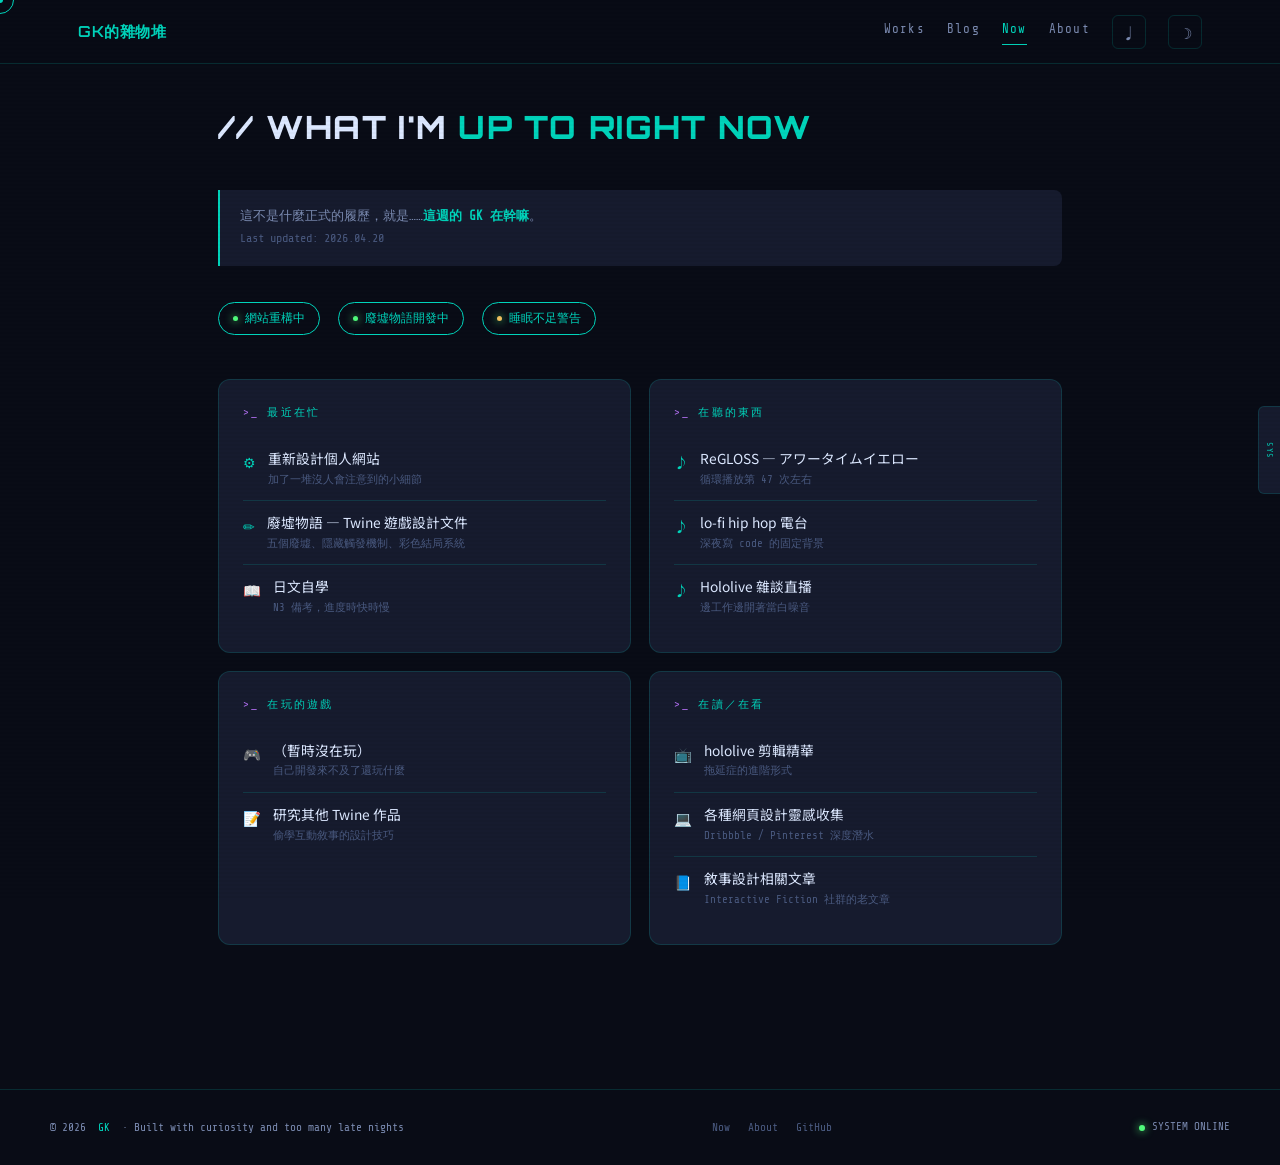
<file: now.html>
<!doctype html>
<html lang="zh-Hant" data-theme="dark">
<head>
  <meta charset="UTF-8" />
  <meta name="viewport" content="width=device-width, initial-scale=1.0" />
  <title>Now — GK的雜物堆</title>
  <link rel="stylesheet" href="style.css" />
  <link rel="preconnect" href="https://fonts.googleapis.com" />
  <link rel="preconnect" href="https://fonts.gstatic.com" crossorigin />
</head>
<body>

  <!-- ── CURSOR ────────────────────────────────────────── -->
  <div class="cursor-dot" id="cursorDot"></div>
  <div class="cursor-ring" id="cursorRing"></div>

  <!-- ── EASTER EGG ──────────────────────────────────────── -->
  <div id="easterEgg">
    <div class="egg-terminal">
      <div class="egg-titlebar">
        <div class="egg-dot" style="background:#ff5555"></div>
        <div class="egg-dot" style="background:#f1fa8c"></div>
        <div class="egg-dot" style="background:#50fa7b"></div>
        <span class="egg-titlebar-label">gk_terminal — bash · 80×24</span>
      </div>
      <div class="egg-body">
        <div class="egg-line">$ cat /home/gk/.hidden/message.txt</div>
        <hr class="egg-sep">
        <div class="egg-line white">喲，你找到了。</div>
        <div class="egg-line dim">不是每個人都會嘗試 Konami Code 的。</div>
        <div class="egg-line"> </div>
        <div class="egg-line highlight">既然你這麼有心，就給你看些隱藏數據：</div>
        <div class="egg-line"> </div>
        <div class="egg-line dim">// 真實技能評比（勿外傳）</div>
        <div class="egg-line">深夜發呆能力    ★★★★★  (MAX)</div>
        <div class="egg-line">假裝很忙的技術  ★★★★☆</div>
        <div class="egg-line">最後一刻才開始  ★★★★★  (MAX)</div>
        <div class="egg-line">把一切都做完    ★★★☆☆  (進行中)</div>
        <div class="egg-line"> </div>
        <div class="egg-line red-txt">⚠ WARNING: 此訊息在你關閉視窗後將不復存在。</div>
        <div class="egg-line dim">── 感謝你的造訪。繼續探索吧。</div>
        <span class="egg-close" id="eggClose">[ 關閉終端機 ]</span>
      </div>
    </div>
  </div>

  <!-- ── SYSTEM PANEL ──────────────────────────────────── -->
  <button id="sysPanelToggle" title="系統監控面板">SYS</button>
  <div id="sysContent">
    <div class="sys-title">// SYSTEM MONITOR</div>
    <div class="sys-row"><span class="sys-label">TIME</span><span class="sys-val" id="sysTime">--:--:--</span></div>
    <div class="sys-row"><span class="sys-label">LOCATION</span><span class="sys-val">TW / TPE</span></div>
    <div class="sys-row"><span class="sys-label">WEATHER</span><span class="sys-val">☁ 24°C</span></div>
    <hr class="sys-divider">
    <div class="sys-bar-wrap">
      <div class="sys-row"><span class="sys-label">CPU TEMP</span><span class="sys-val" id="sysCpu">68°C</span></div>
      <div class="sys-bar"><div class="sys-bar-fill" id="sysCpuBar" style="width:68%"></div></div>
    </div>
    <div class="sys-bar-wrap">
      <div class="sys-row"><span class="sys-label">MEMORY</span><span class="sys-val" id="sysMem">6.2 GB</span></div>
      <div class="sys-bar"><div class="sys-bar-fill" id="sysMemBar" style="width:52%"></div></div>
    </div>
    <hr class="sys-divider">
    <div class="sys-title">// GK_STATUS.log</div>
    <div class="sys-bar-wrap">
      <div class="sys-row"><span class="sys-label">STUDY</span><span class="sys-val">62%</span></div>
      <div class="sys-bar"><div class="sys-bar-fill" style="width:62%"></div></div>
    </div>
    <div class="sys-bar-wrap">
      <div class="sys-row"><span class="sys-label">CREATE</span><span class="sys-val">88%</span></div>
      <div class="sys-bar"><div class="sys-bar-fill" style="width:88%"></div></div>
    </div>
    <div class="sys-bar-wrap">
      <div class="sys-row"><span class="sys-label">SLEEP</span><span class="sys-val warn">31%</span></div>
      <div class="sys-bar"><div class="sys-bar-fill" style="width:31%;background:linear-gradient(90deg,var(--yellow),var(--red))"></div></div>
    </div>
  </div>

  <!-- ── NAVIGATION ─────────────────────────────────────── -->
  <nav>
    <div class="nav-inner">
      <a href="index.html" class="logo">GK的雜物堆</a>
      <div class="nav-links">
        <a href="work.html"  class="nav-link">Works</a>
        <a href="blog.html"  class="nav-link">Blog</a>
        <a href="now.html"   class="nav-link active">Now</a>
        <a href="about.html" class="nav-link">About</a>
        <button class="nav-icon-btn" id="soundBtn" title="開啟環境音">♩</button>
        <button class="nav-icon-btn" id="themeToggle" title="切換主題">☽</button>
      </div>
    </div>
  </nav>

  <!-- ── MAIN ───────────────────────────────────────────── -->
  <main>
    <h1 class="page-heading">// WHAT I'M <span class="accent">UP TO RIGHT NOW</span></h1>

    <p class="now-intro">
      這不是什麼正式的履歷，就是……<strong>這週的 GK 在幹嘛</strong>。<br>
      <span style="font-family:var(--mono);font-size:0.75rem;color:var(--text-sub)">Last updated: 2026.04.20</span>
    </p>

    <!-- Status Tags Row -->
    <div style="display:flex;flex-wrap:wrap;gap:10px;margin-bottom:36px;">
      <div class="now-status-tag"><div class="status-dot"></div>網站重構中</div>
      <div class="now-status-tag"><div class="status-dot"></div>廢墟物語開發中</div>
      <div class="now-status-tag"><div class="status-dot" style="background:var(--yellow)"></div>睡眠不足警告</div>
    </div>

    <!-- Now Grid -->
    <div class="now-grid">

      <!-- 專注的事 -->
      <div class="card">
        <div class="now-section-title"> 最近在忙</div>
        <div class="now-item">
          <div class="now-item-icon">⚙</div>
          <div>
            <div class="now-item-val">重新設計個人網站</div>
            <div class="now-item-sub">加了一堆沒人會注意到的小細節</div>
          </div>
        </div>
        <div class="now-item">
          <div class="now-item-icon">✏</div>
          <div>
            <div class="now-item-val">廢墟物語 — Twine 遊戲設計文件</div>
            <div class="now-item-sub">五個廢墟、隱藏觸發機制、彩色結局系統</div>
          </div>
        </div>
        <div class="now-item">
          <div class="now-item-icon">📖</div>
          <div>
            <div class="now-item-val">日文自學</div>
            <div class="now-item-sub">N3 備考，進度時快時慢</div>
          </div>
        </div>
      </div>

      <!-- 在聽的音樂 -->
      <div class="card">
        <div class="now-section-title"> 在聽的東西</div>
        <div class="now-item">
          <div class="now-item-icon">♪</div>
          <div>
            <div class="now-item-val">ReGLOSS — アワータイムイエロー</div>
            <div class="now-item-sub">循環播放第 47 次左右</div>
          </div>
        </div>
        <div class="now-item">
          <div class="now-item-icon">♪</div>
          <div>
            <div class="now-item-val">lo-fi hip hop 電台</div>
            <div class="now-item-sub">深夜寫 code 的固定背景</div>
          </div>
        </div>
        <div class="now-item">
          <div class="now-item-icon">♪</div>
          <div>
            <div class="now-item-val">Hololive 雜談直播</div>
            <div class="now-item-sub">邊工作邊開著當白噪音</div>
          </div>
        </div>
      </div>

      <!-- 在玩的遊戲 -->
      <div class="card">
        <div class="now-section-title"> 在玩的遊戲</div>
        <div class="now-item">
          <div class="now-item-icon">🎮</div>
          <div>
            <div class="now-item-val">（暫時沒在玩）</div>
            <div class="now-item-sub">自己開發來不及了還玩什麼</div>
          </div>
        </div>
        <div class="now-item">
          <div class="now-item-icon">📝</div>
          <div>
            <div class="now-item-val">研究其他 Twine 作品</div>
            <div class="now-item-sub">偷學互動敘事的設計技巧</div>
          </div>
        </div>
      </div>

      <!-- 在看的東西 / 讀的東西 -->
      <div class="card">
        <div class="now-section-title"> 在讀／在看</div>
        <div class="now-item">
          <div class="now-item-icon">📺</div>
          <div>
            <div class="now-item-val">hololive 剪輯精華</div>
            <div class="now-item-sub">拖延症的進階形式</div>
          </div>
        </div>
        <div class="now-item">
          <div class="now-item-icon">💻</div>
          <div>
            <div class="now-item-val">各種網頁設計靈感收集</div>
            <div class="now-item-sub">Dribbble / Pinterest 深度潛水</div>
          </div>
        </div>
        <div class="now-item">
          <div class="now-item-icon">📘</div>
          <div>
            <div class="now-item-val">敘事設計相關文章</div>
            <div class="now-item-sub">Interactive Fiction 社群的老文章</div>
          </div>
        </div>
      </div>

    </div>
    <!-- /now-grid -->

  </main>

  <!-- ── FOOTER ────────────────────────────────────────── -->
  <footer>
    <div class="footer-inner">
      <div class="footer-copy">© 2026 &nbsp;<span>GK</span>&nbsp; · Built with curiosity and too many late nights</div>
      <div class="footer-links">
        <a href="now.html">Now</a>
        <a href="about.html">About</a>
        <a href="https://github.com/ns-7414" target="_blank">GitHub</a>
      </div>
      <div class="footer-status"><div class="status-dot"></div>SYSTEM ONLINE</div>
    </div>
  </footer>

  <script src="common.js"></script>
</body>
</html>
</file>
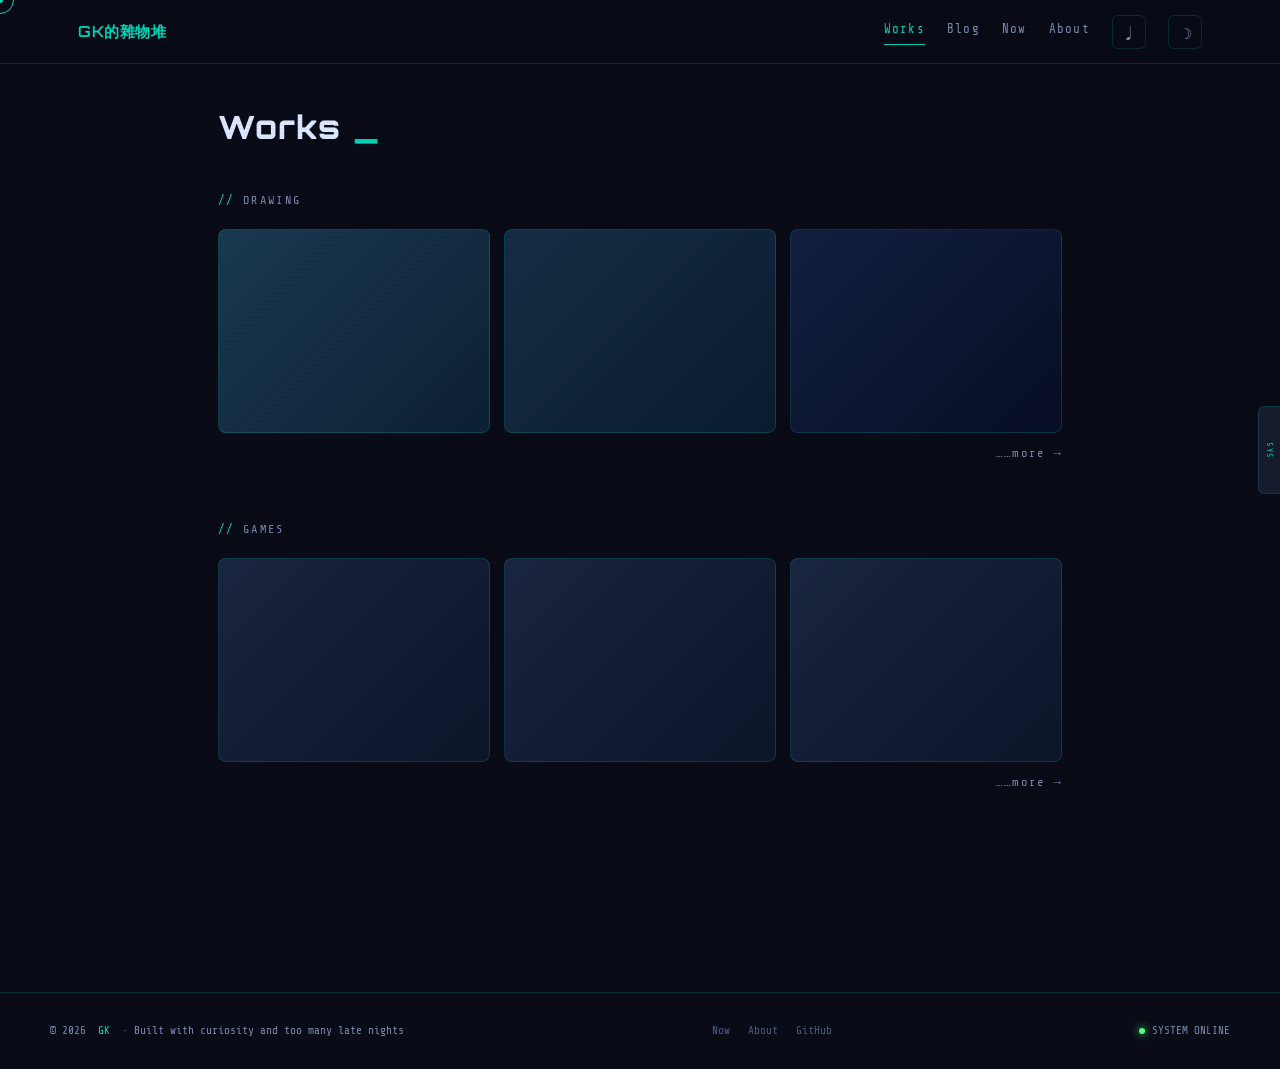
<file: work.html>
<!doctype html>
<html lang="zh-Hant" data-theme="dark">
<head>
  <meta charset="UTF-8" />
  <meta name="viewport" content="width=device-width, initial-scale=1.0" />
  <title>Works — GK的雜物堆</title>
  <link rel="stylesheet" href="style.css" />
  <link rel="preconnect" href="https://fonts.googleapis.com" />
  <link rel="preconnect" href="https://fonts.gstatic.com" crossorigin />
</head>
<body>

  <!-- ── CURSOR ──────────────────────────────── -->
  <div class="cursor-dot" id="cursorDot"></div>
  <div class="cursor-ring" id="cursorRing"></div>

  <!-- ── EASTER EGG ──────────────────────────── -->
  <div id="easterEgg">
    <div class="egg-terminal">
      <div class="egg-titlebar">
        <div class="egg-dot" style="background:#ff5555"></div>
        <div class="egg-dot" style="background:#f1fa8c"></div>
        <div class="egg-dot" style="background:#50fa7b"></div>
        <span class="egg-titlebar-label">gk_terminal — bash · 80×24</span>
      </div>
      <div class="egg-body">
        <div class="egg-line">$ cat /home/gk/.hidden/message.txt</div>
        <hr class="egg-sep">
        <div class="egg-line white">嘿，你找到了。</div>
        <div class="egg-line dim">不是每個人都會嘗試 Konami Code 的。</div>
        <div class="egg-line"> </div>
        <div class="egg-line highlight">既然你這麼有心，就給你看些隱藏數據：</div>
        <div class="egg-line"> </div>
        <div class="egg-line dim">// 真實技能評比（勿外傳）</div>
        <div class="egg-line">深夜發呆能力    ★★★★★  (MAX)</div>
        <div class="egg-line">假裝很忙的技術  ★★★★☆</div>
        <div class="egg-line">最後一刻才開始  ★★★★★  (MAX)</div>
        <div class="egg-line">把一切都做完    ★★★☆☆  (進行中)</div>
        <div class="egg-line"> </div>
        <div class="egg-line red-txt">⚠ WARNING: 此訊息在你關閉視窗後將不復存在。</div>
        <div class="egg-line dim">── 感謝你的造訪。繼續探索吧。</div>
        <span class="egg-close" id="eggClose">[ 關閉終端機 ]</span>
      </div>
    </div>
  </div>

  <!-- ── SYSTEM PANEL ─────────────────────────── -->
  <button id="sysPanelToggle" title="系統監控面板">SYS</button>
  <div id="sysContent">
    <div class="sys-title">// SYSTEM MONITOR</div>
    <div class="sys-row"><span class="sys-label">TIME</span><span class="sys-val" id="sysTime">--:--:--</span></div>
    <div class="sys-row"><span class="sys-label">LOCATION</span><span class="sys-val">TW / TPE</span></div>
    <div class="sys-row"><span class="sys-label">WEATHER</span><span class="sys-val">☁ 24°C</span></div>
    <hr class="sys-divider">
    <div class="sys-bar-wrap">
      <div class="sys-row"><span class="sys-label">CPU TEMP</span><span class="sys-val" id="sysCpu">68°C</span></div>
      <div class="sys-bar"><div class="sys-bar-fill" id="sysCpuBar" style="width:68%"></div></div>
    </div>
    <div class="sys-bar-wrap">
      <div class="sys-row"><span class="sys-label">MEMORY</span><span class="sys-val" id="sysMem">6.2 GB</span></div>
      <div class="sys-bar"><div class="sys-bar-fill" id="sysMemBar" style="width:52%"></div></div>
    </div>
    <hr class="sys-divider">
    <div class="sys-title">// GK_STATUS.log</div>
    <div class="sys-bar-wrap">
      <div class="sys-row"><span class="sys-label">STUDY</span><span class="sys-val">62%</span></div>
      <div class="sys-bar"><div class="sys-bar-fill" style="width:62%"></div></div>
    </div>
    <div class="sys-bar-wrap">
      <div class="sys-row"><span class="sys-label">CREATE</span><span class="sys-val">88%</span></div>
      <div class="sys-bar"><div class="sys-bar-fill" style="width:88%"></div></div>
    </div>
    <div class="sys-bar-wrap">
      <div class="sys-row"><span class="sys-label">SLEEP</span><span class="sys-val warn">31%</span></div>
      <div class="sys-bar"><div class="sys-bar-fill" style="width:31%;background:linear-gradient(90deg,var(--yellow),var(--red))"></div></div>
    </div>
  </div>

  <!-- ── NAVIGATION ───────────────────────────── -->
  <nav>
    <div class="nav-inner">
      <a href="index.html" class="logo">GK的雜物堆</a>
      <div class="nav-links">
        <a href="work.html"  class="nav-link active">Works</a>
        <a href="blog.html"  class="nav-link">Blog</a>
        <a href="now.html"   class="nav-link">Now</a>
        <a href="about.html" class="nav-link">About</a>
        <button class="nav-icon-btn" id="soundBtn" title="開啟環境音">♩</button>
        <button class="nav-icon-btn" id="themeToggle" title="切換主題">☽</button>
      </div>
    </div>
  </nav>

  <!-- ── MAIN ─────────────────────────────────── -->
  <main>
    <h1 class="page-heading">Works <span class="accent">_</span></h1>

    <!-- ═══ Drawing ════════════════════════════════ -->
    <div class="work-section">
      <div class="section-label">Drawing</div>
      <div class="work-grid">
        <!-- 替換 href 為對應推特連結 -->
        <a href="https://twitter.com/none_shadow01" target="_blank" class="work-card c1">
          <!-- <img src="assets/drawing-01.jpg" alt="作品名稱"> -->
          <div class="work-card-overlay">
            <span class="work-card-label">作品標題 01</span>
          </div>
        </a>
        <a href="https://twitter.com/none_shadow01" target="_blank" class="work-card c2">
          <!-- <img src="assets/drawing-02.jpg" alt="作品名稱"> -->
          <div class="work-card-overlay">
            <span class="work-card-label">作品標題 02</span>
          </div>
        </a>
        <a href="https://twitter.com/none_shadow01" target="_blank" class="work-card c3">
          <!-- <img src="assets/drawing-03.jpg" alt="作品名稱"> -->
          <div class="work-card-overlay">
            <span class="work-card-label">作品標題 03</span>
          </div>
        </a>
      </div>
      <a href="https://twitter.com/none_shadow01" target="_blank" class="more-link">……more →</a>
    </div>

    <!-- ═══ Games ═══════════════════════════════════ -->
    <div class="work-section">
      <div class="section-label">Games</div>
      <div class="work-grid">
        <a href="game-detail.html?id=1" class="work-card game-c">
          <!-- <img src="assets/game-01.jpg" alt="遊戲名稱"> -->
          <div class="work-card-overlay">
            <span class="work-card-label">廢墟物語</span>
          </div>
        </a>
        <a href="game-detail.html?id=2" class="work-card game-c">
          <!-- <img src="assets/game-02.jpg" alt="遊戲名稱"> -->
          <div class="work-card-overlay">
            <span class="work-card-label">便利商店的最後一班</span>
          </div>
        </a>
        <a href="game-detail.html?id=3" class="work-card game-c">
          <!-- <img src="assets/game-03.jpg" alt="遊戲名稱"> -->
          <div class="work-card-overlay">
            <span class="work-card-label">遊戲名稱 03</span>
          </div>
        </a>
      </div>
      <a href="game-detail.html" class="more-link">……more →</a>
    </div>

  </main>

  <!-- ── FOOTER ───────────────────────────────── -->
  <footer>
    <div class="footer-inner">
      <div class="footer-copy">© 2026 &nbsp;<span>GK</span>&nbsp; · Built with curiosity and too many late nights</div>
      <div class="footer-links">
        <a href="now.html">Now</a>
        <a href="about.html">About</a>
        <a href="https://github.com/ns-7414" target="_blank">GitHub</a>
      </div>
      <div class="footer-status"><div class="status-dot"></div>SYSTEM ONLINE</div>
    </div>
  </footer>

  <script src="common.js"></script>
</body>
</html>
</file>
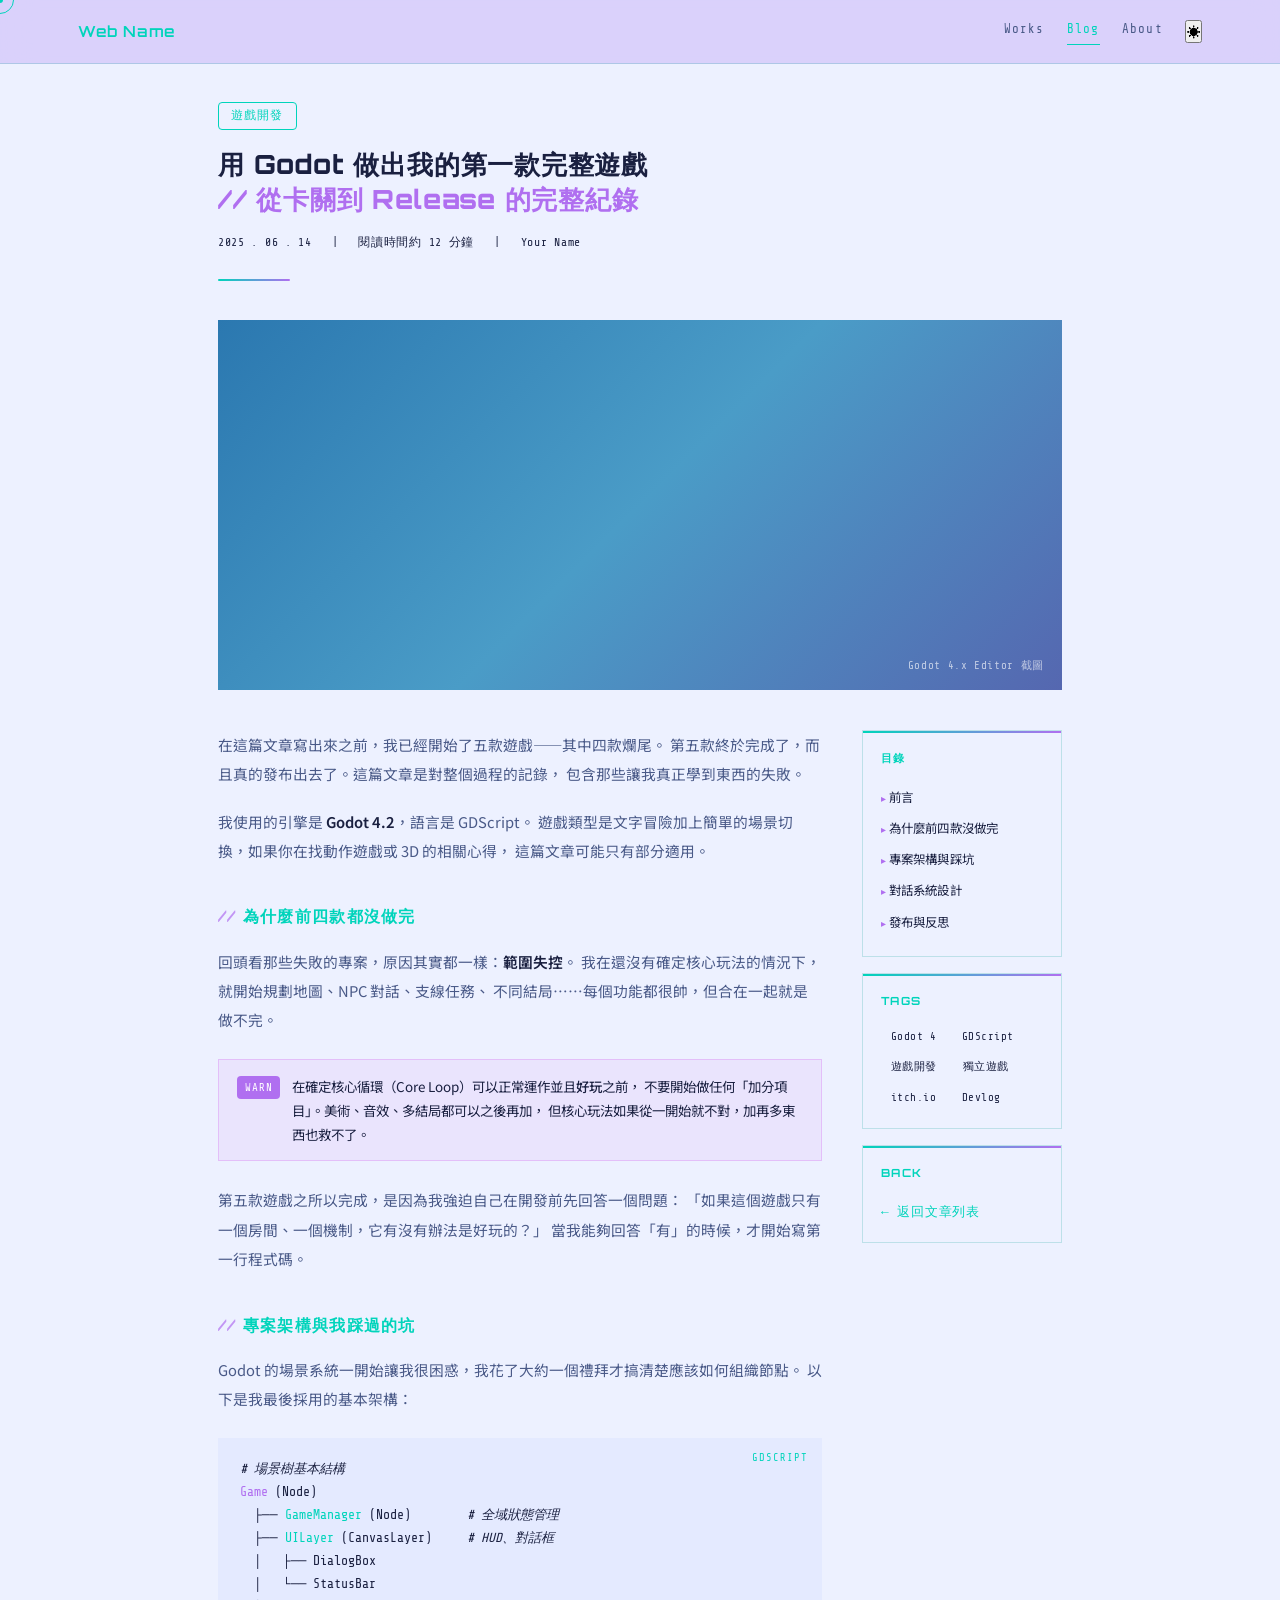
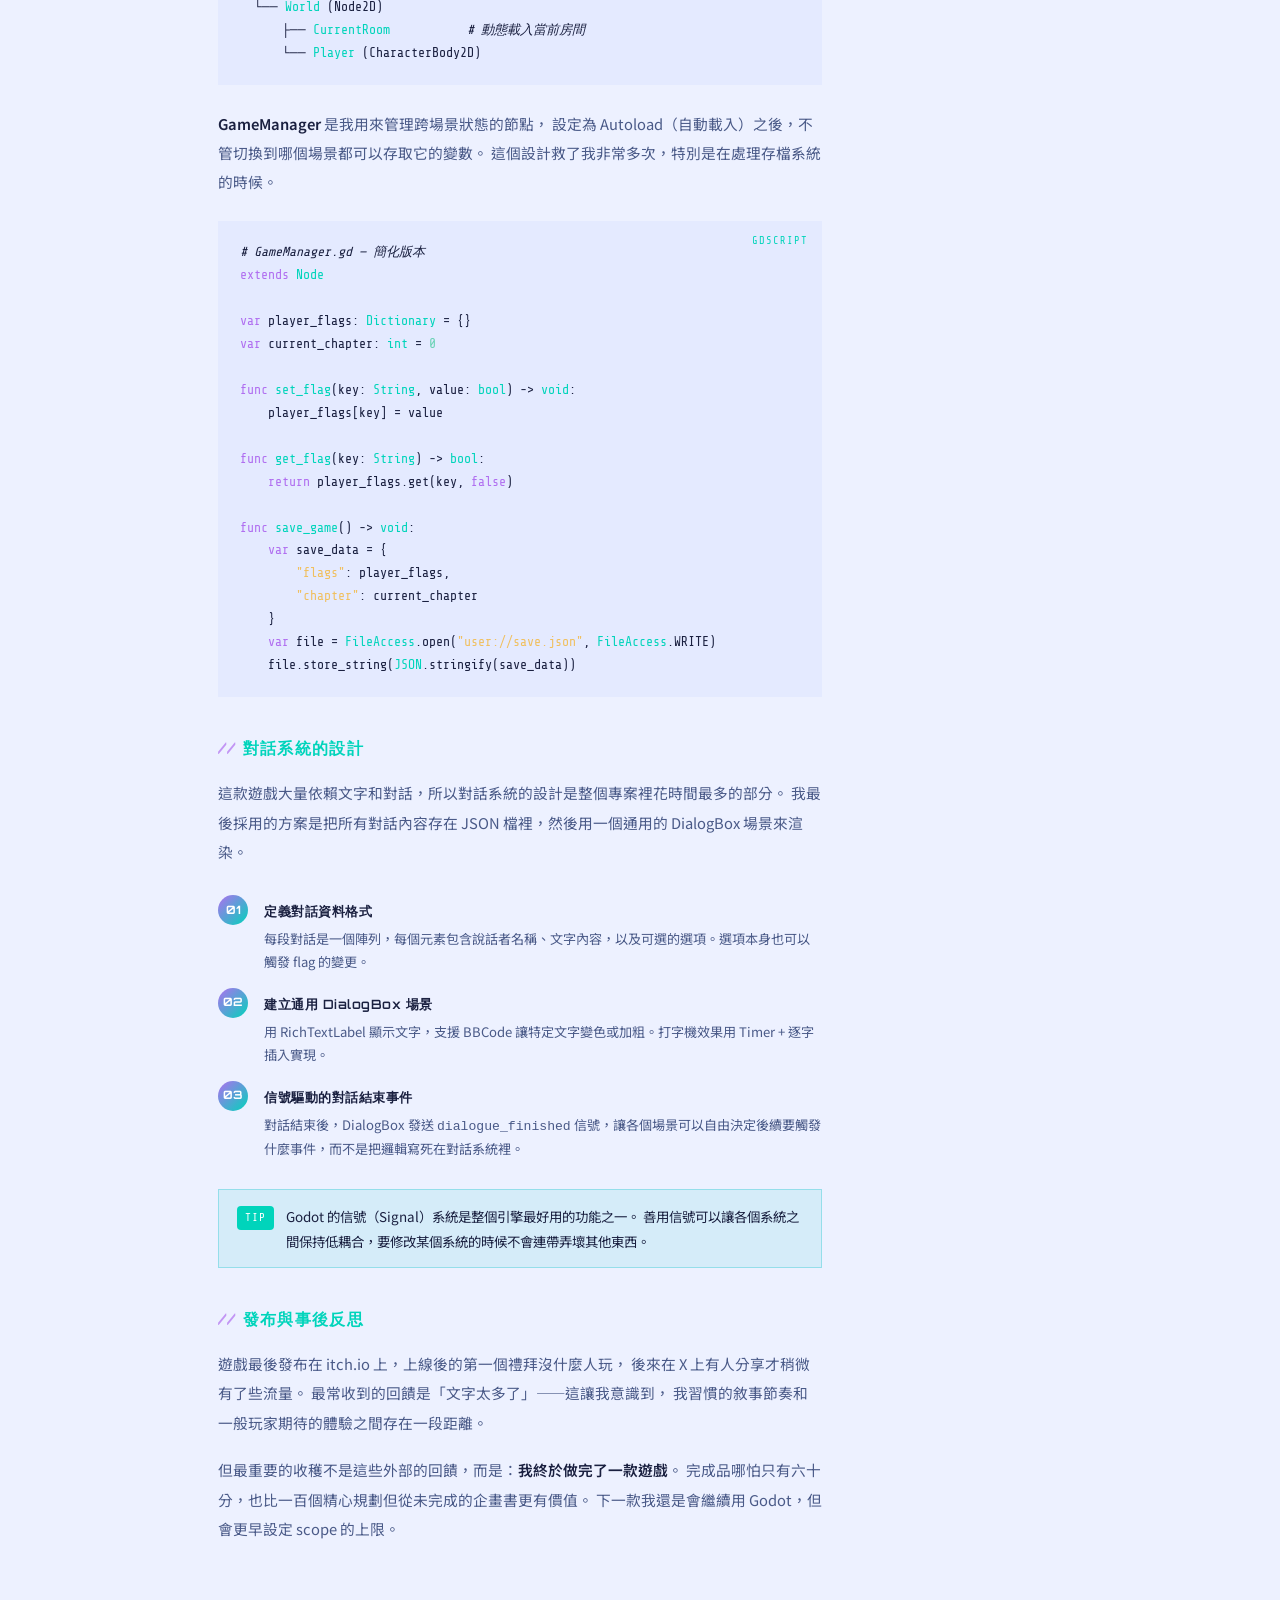
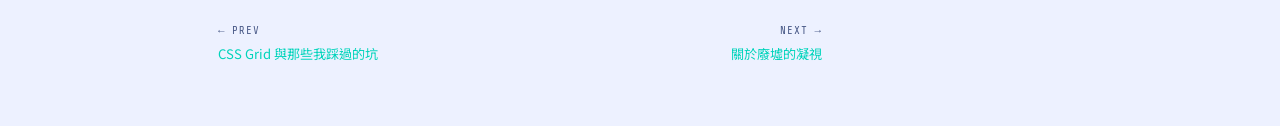
<file: Articles/article-2.html>
<!doctype html>
<html lang="zh-Hant" data-theme="light">
  <head>
    <meta charset="UTF-8" />
    <meta name="viewport" content="width=device-width, initial-scale=1.0" />
    <title>用 Godot 做出我的第一款完整遊戲 — Your Name</title>
    <link rel="stylesheet" href="../style.css" />
    <link rel="preconnect" href="https://fonts.googleapis.com" />
    <link rel="preconnect" href="https://fonts.gstatic.com" crossorigin />
    <style>
      .article-header {
        margin-bottom: 40px;
        padding-bottom: 28px;
        border-bottom: 1px solid var(--card2);
        position: relative;
      }
      .article-header::after {
        content: "";
        position: absolute;
        bottom: -1px;
        left: 0;
        width: 72px;
        height: 2px;
        background: linear-gradient(90deg, var(--cyan), var(--purple));
        border-radius: 2px;
      }
      .article-cat-tag {
        display: inline-block;
        font-family: "Share Tech Mono", monospace;
        font-size: 0.72rem;
        color: var(--cyan);
        border: 1px solid var(--cyan);
        padding: 3px 12px;
        border-radius: 4px;
        letter-spacing: 0.1em;
        text-transform: uppercase;
        margin-bottom: 16px;
      }
      .article-main-title {
        font-family: "Orbitron", monospace;
        font-size: 1.65rem;
        font-weight: 800;
        color: var(--text);
        letter-spacing: 0.03em;
        line-height: 1.35;
        margin-bottom: 16px;
      }
      .article-main-title .accent {
        color: var(--purple);
      }
      .article-meta {
        display: flex;
        gap: 20px;
        align-items: center;
        font-family: "Share Tech Mono", monospace;
        font-size: 0.72rem;
        color: var(--text2);
        letter-spacing: 0.06em;
        flex-wrap: wrap;
      }
      .article-meta .sep {
        color: var(--card2);
      }

      .article-cover {
        width: 100%;
        aspect-ratio: 16/7;
        background: linear-gradient(
          135deg,
          #2b78b0 0%,
          #4a9cc7 50%,
          #5567b0 100%
        );
        border-radius: var(--r);
        overflow: hidden;
        margin-bottom: 40px;
        position: relative;
      }
      .article-cover-caption {
        position: absolute;
        bottom: 14px;
        right: 18px;
        font-family: "Share Tech Mono", monospace;
        font-size: 0.68rem;
        color: rgba(255, 255, 255, 0.65);
        letter-spacing: 0.06em;
      }

      .article-body-wrap {
        display: grid;
        grid-template-columns: 1fr 200px;
        gap: 40px;
        align-items: start;
      }
      @media (max-width: 700px) {
        .article-body-wrap {
          grid-template-columns: 1fr;
        }
        .article-sidebar {
          order: -1;
        }
      }

      .article-content h2 {
        font-family: "Orbitron", monospace;
        font-size: 1rem;
        font-weight: 700;
        color: var(--cyan);
        letter-spacing: 0.08em;
        margin: 36px 0 14px;
        text-transform: uppercase;
      }
      .article-content h2::before {
        content: "// ";
        color: var(--purple);
        opacity: 0.7;
      }
      .article-content p {
        font-size: 0.92rem;
        color: var(--text2);
        line-height: 2;
        margin-bottom: 18px;
      }
      .article-content p strong {
        color: var(--text);
        font-weight: 600;
      }

      /* Code block */
      .code-block {
        background: var(--bg2);
        border-radius: var(--r-sm);
        padding: 20px 22px;
        margin: 24px 0;
        position: relative;
        border: 1px solid var(--card2);
        overflow-x: auto;
      }
      .code-block::before {
        content: attr(data-lang);
        position: absolute;
        top: 10px;
        right: 14px;
        font-family: "Share Tech Mono", monospace;
        font-size: 0.65rem;
        color: var(--cyan);
        letter-spacing: 0.1em;
        text-transform: uppercase;
      }
      .code-block pre {
        font-family: "Share Tech Mono", monospace;
        font-size: 0.82rem;
        line-height: 1.75;
        color: var(--text);
        white-space: pre;
        margin: 0;
      }
      .code-kw {
        color: var(--purple);
      }
      .code-fn {
        color: var(--cyan);
      }
      .code-str {
        color: #f0c060;
      }
      .code-cmt {
        color: var(--text2);
        font-style: italic;
      }
      .code-num {
        color: #69d2b5;
      }

      /* Info boxes */
      .highlight {
        border-left: 3px solid var(--purple);
        padding: 14px 20px;
        background: var(--card);
        border-radius: 0 var(--r-sm) var(--r-sm) 0;
        margin: 24px 0;
        font-style: italic;
        font-size: 0.9rem;
        color: var(--text);
        line-height: 1.9;
      }
      .highlight .quote-src {
        display: block;
        margin-top: 10px;
        font-style: normal;
        font-family: "Share Tech Mono", monospace;
        font-size: 0.7rem;
        color: var(--purple);
        letter-spacing: 0.06em;
      }

      /* Tip / Warning box */
      .tip-box {
        border-radius: var(--r-sm);
        padding: 14px 18px;
        margin: 24px 0;
        font-size: 0.84rem;
        line-height: 1.8;
        color: var(--text);
        display: flex;
        gap: 12px;
        align-items: flex-start;
      }
      .tip-box.tip {
        background: rgba(0, 188, 199, 0.1);
        border: 1px solid rgba(0, 188, 199, 0.3);
      }
      .tip-box.warn {
        background: rgba(207, 108, 237, 0.1);
        border: 1px solid rgba(207, 108, 237, 0.3);
      }
      .tip-icon {
        font-family: "Share Tech Mono", monospace;
        font-size: 0.68rem;
        font-style: normal;
        padding: 2px 8px;
        border-radius: 4px;
        flex-shrink: 0;
        letter-spacing: 0.08em;
        margin-top: 2px;
      }
      .tip-box.tip .tip-icon {
        background: var(--cyan);
        color: #fff;
      }
      .tip-box.warn .tip-icon {
        background: var(--purple);
        color: #fff;
      }

      .img-block {
        margin: 28px 0;
        border-radius: var(--r);
        overflow: hidden;
        aspect-ratio: 16/9;
        background: linear-gradient(135deg, #4a9cc7 0%, #7b8fc7 100%);
      }
      .img-caption {
        font-family: "Share Tech Mono", monospace;
        font-size: 0.7rem;
        color: var(--text2);
        letter-spacing: 0.05em;
        margin-top: 8px;
        text-align: center;
      }

      /* Progress steps */
      .steps {
        counter-reset: step;
        margin: 28px 0;
        display: flex;
        flex-direction: column;
        gap: 14px;
      }
      .step-item {
        display: flex;
        gap: 16px;
        align-items: flex-start;
        counter-increment: step;
      }
      .step-num {
        width: 30px;
        height: 30px;
        border-radius: 50%;
        background: linear-gradient(135deg, var(--purple), var(--cyan));
        color: #fff;
        font-family: "Orbitron", monospace;
        font-size: 0.72rem;
        font-weight: 700;
        display: flex;
        align-items: center;
        justify-content: center;
        flex-shrink: 0;
      }
      .step-num::after {
        content: counter(step, decimal-leading-zero);
      }
      .step-body {
        flex: 1;
        padding-top: 4px;
      }
      .step-title {
        font-family: "Orbitron", monospace;
        font-size: 0.8rem;
        font-weight: 600;
        color: var(--text);
        letter-spacing: 0.04em;
        margin-bottom: 4px;
      }
      .step-desc {
        font-size: 0.82rem;
        color: var(--text2);
        line-height: 1.75;
      }

      .article-nav-row {
        display: flex;
        justify-content: space-between;
        margin-top: 52px;
        padding-top: 24px;
        border-top: 1px solid var(--card2);
        gap: 12px;
        flex-wrap: wrap;
      }
      .nav-arrow {
        display: flex;
        flex-direction: column;
        gap: 4px;
        max-width: 48%;
      }
      .nav-arrow .label {
        font-family: "Share Tech Mono", monospace;
        font-size: 0.68rem;
        color: var(--text2);
        letter-spacing: 0.08em;
        text-transform: uppercase;
      }
      .nav-arrow a {
        font-size: 0.82rem;
        color: var(--cyan);
        line-height: 1.4;
        transition: color 0.2s;
      }
      .nav-arrow a:hover {
        color: var(--purple);
      }
      .nav-arrow.right {
        text-align: right;
        margin-left: auto;
      }

      /* Sidebar */
      .article-sidebar {
        position: sticky;
        top: 80px;
      }
      .sidebar-card {
        background: var(--card);
        border-radius: var(--r);
        padding: 18px;
        margin-bottom: 16px;
        position: relative;
        overflow: hidden;
      }
      .sidebar-card::before {
        content: "";
        position: absolute;
        top: 0;
        left: 0;
        width: 100%;
        height: 2px;
        background: linear-gradient(90deg, var(--cyan), var(--purple));
      }
      .sidebar-title {
        font-family: "Orbitron", monospace;
        font-size: 0.7rem;
        font-weight: 700;
        letter-spacing: 0.12em;
        color: var(--cyan);
        text-transform: uppercase;
        margin-bottom: 14px;
      }
      .toc-list {
        list-style: none;
      }
      .toc-list li {
        font-size: 0.78rem;
        color: var(--text2);
        padding: 5px 0;
        border-bottom: 1px solid var(--card2);
        cursor: pointer;
        transition: color 0.2s;
        letter-spacing: 0.02em;
      }
      .toc-list li:last-child {
        border-bottom: none;
      }
      .toc-list li:hover {
        color: var(--cyan);
      }
      .toc-list li::before {
        content: "▸ ";
        color: var(--purple);
        font-size: 0.65rem;
      }
      .tag-row {
        display: flex;
        flex-wrap: wrap;
        gap: 6px;
      }
      .tag-chip {
        font-family: "Share Tech Mono", monospace;
        font-size: 0.68rem;
        color: var(--text2);
        border: 1px solid var(--card2);
        padding: 3px 10px;
        border-radius: 4px;
        letter-spacing: 0.04em;
        transition: all 0.2s;
      }
      .tag-chip:hover {
        border-color: var(--cyan);
        color: var(--cyan);
      }
    </style>
  </head>
  <body>
    <div class="cursor-dot" id="cursorDot"></div>
    <div class="cursor-ring" id="cursorRing"></div>

    <nav>
      <div class="nav-inner">
        <a href="index.html" class="logo">Web Name</a>
        <div class="nav-links">
          <a href="work.html" class="nav-link">Works</a>
          <a href="blog.html" class="nav-link active">Blog</a>
          <a href="about.html" class="nav-link">About</a>
          <button class="theme-toggle" id="themeToggle" title="切換主題">
            ☀
          </button>
        </div>
      </div>
    </nav>

    <main>
      <div class="article-header">
        <div class="article-cat-tag">遊戲開發</div>
        <h1 class="article-main-title">
          用 Godot 做出我的第一款完整遊戲<br />
          <span class="accent">// 從卡關到 Release 的完整紀錄</span>
        </h1>
        <div class="article-meta">
          <span>2025 . 06 . 14</span>
          <span class="sep">|</span>
          <span>閱讀時間約 12 分鐘</span>
          <span class="sep">|</span>
          <span>Your Name</span>
        </div>
      </div>

      <div class="article-cover">
        <!-- <img src="assets/godot-cover.jpg" alt="封面"> -->
        <div class="article-cover-caption">Godot 4.x Editor 截圖</div>
      </div>

      <div class="article-body-wrap">
        <div class="article-content">
          <p>
            在這篇文章寫出來之前，我已經開始了五款遊戲——其中四款爛尾。
            第五款終於完成了，而且真的發布出去了。這篇文章是對整個過程的記錄，
            包含那些讓我真正學到東西的失敗。
          </p>

          <p>
            我使用的引擎是 <strong>Godot 4.2</strong>，語言是 GDScript。
            遊戲類型是文字冒險加上簡單的場景切換，如果你在找動作遊戲或 3D
            的相關心得， 這篇文章可能只有部分適用。
          </p>

          <h2>為什麼前四款都沒做完</h2>

          <p>
            回頭看那些失敗的專案，原因其實都一樣：<strong>範圍失控</strong>。
            我在還沒有確定核心玩法的情況下，就開始規劃地圖、NPC 對話、支線任務、
            不同結局……每個功能都很帥，但合在一起就是做不完。
          </p>

          <div class="tip-box warn">
            <span class="tip-icon">WARN</span>
            <span
              >在確定核心循環（Core
              Loop）可以正常運作並且<strong>好玩</strong>之前，
              不要開始做任何「加分項目」。美術、音效、多結局都可以之後再加，
              但核心玩法如果從一開始就不對，加再多東西也救不了。</span
            >
          </div>

          <p>
            第五款遊戲之所以完成，是因為我強迫自己在開發前先回答一個問題：
            「如果這個遊戲只有一個房間、一個機制，它有沒有辦法是好玩的？」
            當我能夠回答「有」的時候，才開始寫第一行程式碼。
          </p>

          <h2>專案架構與我踩過的坑</h2>

          <p>
            Godot
            的場景系統一開始讓我很困惑，我花了大約一個禮拜才搞清楚應該如何組織節點。
            以下是我最後採用的基本架構：
          </p>

          <div class="code-block" data-lang="GDScript">
            <pre><span class="code-cmt"># 場景樹基本結構</span>
<span class="code-kw">Game</span> (Node)
  ├── <span class="code-fn">GameManager</span> (Node)        <span class="code-cmt"># 全域狀態管理</span>
  ├── <span class="code-fn">UILayer</span> (CanvasLayer)     <span class="code-cmt"># HUD、對話框</span>
  │   ├── DialogBox
  │   └── StatusBar
  └── <span class="code-fn">World</span> (Node2D)
      ├── <span class="code-fn">CurrentRoom</span>           <span class="code-cmt"># 動態載入當前房間</span>
      └── <span class="code-fn">Player</span> (CharacterBody2D)</pre>
          </div>

          <p>
            <strong>GameManager</strong> 是我用來管理跨場景狀態的節點， 設定為
            Autoload（自動載入）之後，不管切換到哪個場景都可以存取它的變數。
            這個設計救了我非常多次，特別是在處理存檔系統的時候。
          </p>

          <div class="code-block" data-lang="GDScript">
            <pre><span class="code-cmt"># GameManager.gd — 簡化版本</span>
<span class="code-kw">extends</span> <span class="code-fn">Node</span>

<span class="code-kw">var</span> player_flags: <span class="code-fn">Dictionary</span> = {}
<span class="code-kw">var</span> current_chapter: <span class="code-fn">int</span> = <span class="code-num">0</span>

<span class="code-kw">func</span> <span class="code-fn">set_flag</span>(key: <span class="code-fn">String</span>, value: <span class="code-fn">bool</span>) -> <span class="code-fn">void</span>:
    player_flags[key] = value

<span class="code-kw">func</span> <span class="code-fn">get_flag</span>(key: <span class="code-fn">String</span>) -> <span class="code-fn">bool</span>:
    <span class="code-kw">return</span> player_flags.get(key, <span class="code-kw">false</span>)

<span class="code-kw">func</span> <span class="code-fn">save_game</span>() -> <span class="code-fn">void</span>:
    <span class="code-kw">var</span> save_data = {
        <span class="code-str">"flags"</span>: player_flags,
        <span class="code-str">"chapter"</span>: current_chapter
    }
    <span class="code-kw">var</span> file = <span class="code-fn">FileAccess</span>.open(<span class="code-str">"user://save.json"</span>, <span class="code-fn">FileAccess</span>.WRITE)
    file.store_string(<span class="code-fn">JSON</span>.stringify(save_data))</pre>
          </div>

          <h2>對話系統的設計</h2>

          <p>
            這款遊戲大量依賴文字和對話，所以對話系統的設計是整個專案裡花時間最多的部分。
            我最後採用的方案是把所有對話內容存在 JSON 檔裡，然後用一個通用的
            DialogBox 場景來渲染。
          </p>

          <div class="steps">
            <div class="step-item">
              <div class="step-num"></div>
              <div class="step-body">
                <div class="step-title">定義對話資料格式</div>
                <div class="step-desc">
                  每段對話是一個陣列，每個元素包含說話者名稱、文字內容，以及可選的選項。選項本身也可以觸發
                  flag 的變更。
                </div>
              </div>
            </div>
            <div class="step-item">
              <div class="step-num"></div>
              <div class="step-body">
                <div class="step-title">建立通用 DialogBox 場景</div>
                <div class="step-desc">
                  用 RichTextLabel 顯示文字，支援 BBCode
                  讓特定文字變色或加粗。打字機效果用 Timer + 逐字插入實現。
                </div>
              </div>
            </div>
            <div class="step-item">
              <div class="step-num"></div>
              <div class="step-body">
                <div class="step-title">信號驅動的對話結束事件</div>
                <div class="step-desc">
                  對話結束後，DialogBox 發送
                  <code>dialogue_finished</code>
                  信號，讓各個場景可以自由決定後續要觸發什麼事件，而不是把邏輯寫死在對話系統裡。
                </div>
              </div>
            </div>
          </div>

          <div class="tip-box tip">
            <span class="tip-icon">TIP</span>
            <span
              >Godot 的信號（Signal）系統是整個引擎最好用的功能之一。
              善用信號可以讓各個系統之間保持低耦合，要修改某個系統的時候不會連帶弄壞其他東西。</span
            >
          </div>

          <h2>發布與事後反思</h2>

          <p>
            遊戲最後發布在 itch.io 上，上線後的第一個禮拜沒什麼人玩， 後來在 X
            上有人分享才稍微有了些流量。
            最常收到的回饋是「文字太多了」——這讓我意識到，
            我習慣的敘事節奏和一般玩家期待的體驗之間存在一段距離。
          </p>

          <p>
            但最重要的收穫不是這些外部的回饋，而是：<strong>我終於做完了一款遊戲</strong>。
            完成品哪怕只有六十分，也比一百個精心規劃但從未完成的企畫書更有價值。
            下一款我還是會繼續用 Godot，但會更早設定 scope 的上限。
          </p>

          <div class="article-nav-row">
            <div class="nav-arrow">
              <span class="label">← Prev</span>
              <a href="article-3.html">CSS Grid 與那些我踩過的坑</a>
            </div>
            <div class="nav-arrow right">
              <span class="label">Next →</span>
              <a href="article-1.html">關於廢墟的凝視</a>
            </div>
          </div>
        </div>
        <!-- /article-content -->

        <aside class="article-sidebar">
          <div class="sidebar-card">
            <div class="sidebar-title">目錄</div>
            <ul class="toc-list">
              <li>前言</li>
              <li>為什麼前四款沒做完</li>
              <li>專案架構與踩坑</li>
              <li>對話系統設計</li>
              <li>發布與反思</li>
            </ul>
          </div>
          <div class="sidebar-card">
            <div class="sidebar-title">Tags</div>
            <div class="tag-row">
              <span class="tag-chip">Godot 4</span>
              <span class="tag-chip">GDScript</span>
              <span class="tag-chip">遊戲開發</span>
              <span class="tag-chip">獨立遊戲</span>
              <span class="tag-chip">itch.io</span>
              <span class="tag-chip">Devlog</span>
            </div>
          </div>
          <div class="sidebar-card">
            <div class="sidebar-title">Back</div>
            <a
              href="../blog.html"
              style="
                font-size: 0.8rem;
                color: var(--cyan);
                font-family: &quot;Share Tech Mono&quot;, monospace;
                letter-spacing: 0.06em;
              "
              >← 返回文章列表</a
            >
          </div>
        </aside>
      </div>
    </main>

    <script>
      const dot = document.getElementById("cursorDot"),
        ring = document.getElementById("cursorRing");
      let mx = 0,
        my = 0,
        rx = 0,
        ry = 0;
      document.addEventListener("mousemove", (e) => {
        mx = e.clientX;
        my = e.clientY;
        dot.style.left = mx + "px";
        dot.style.top = my + "px";
      });
      (function a() {
        rx += (mx - rx) * 0.13;
        ry += (my - ry) * 0.13;
        ring.style.left = rx + "px";
        ring.style.top = ry + "px";
        requestAnimationFrame(a);
      })();
      document.querySelectorAll("a,button,li").forEach((el) => {
        el.addEventListener("mouseenter", () => {
          dot.classList.add("expanded");
          ring.classList.add("expanded");
        });
        el.addEventListener("mouseleave", () => {
          dot.classList.remove("expanded");
          ring.classList.remove("expanded");
        });
      });
      const toggle = document.getElementById("themeToggle");
      const saved = localStorage.getItem("theme") || "light";
      document.documentElement.setAttribute("data-theme", saved);
      toggle.textContent = saved === "dark" ? "☽" : "☀";
      toggle.addEventListener("click", () => {
        const curr = document.documentElement.getAttribute("data-theme");
        const next = curr === "dark" ? "light" : "dark";
        document.documentElement.setAttribute("data-theme", next);
        localStorage.setItem("theme", next);
        toggle.textContent = next === "dark" ? "☽" : "☀";
      });
    </script>
  </body>
</html>
</file>
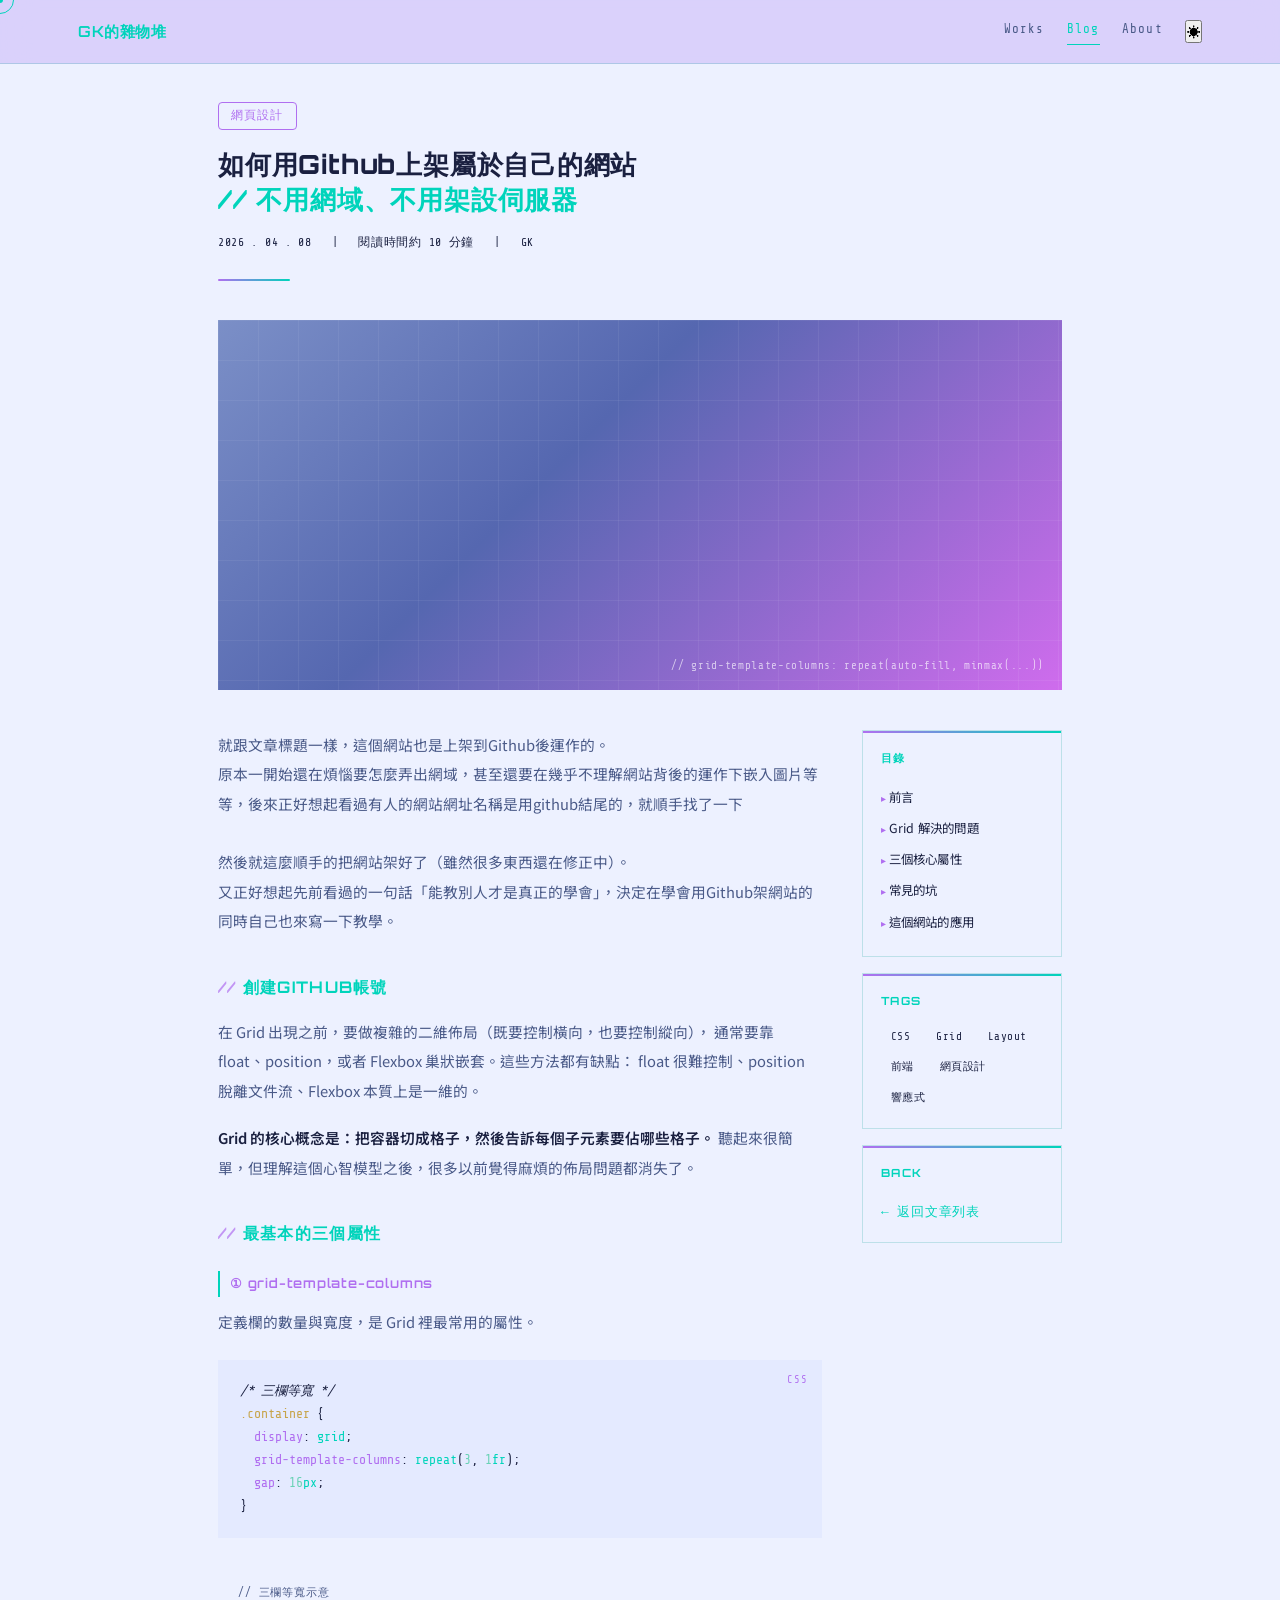
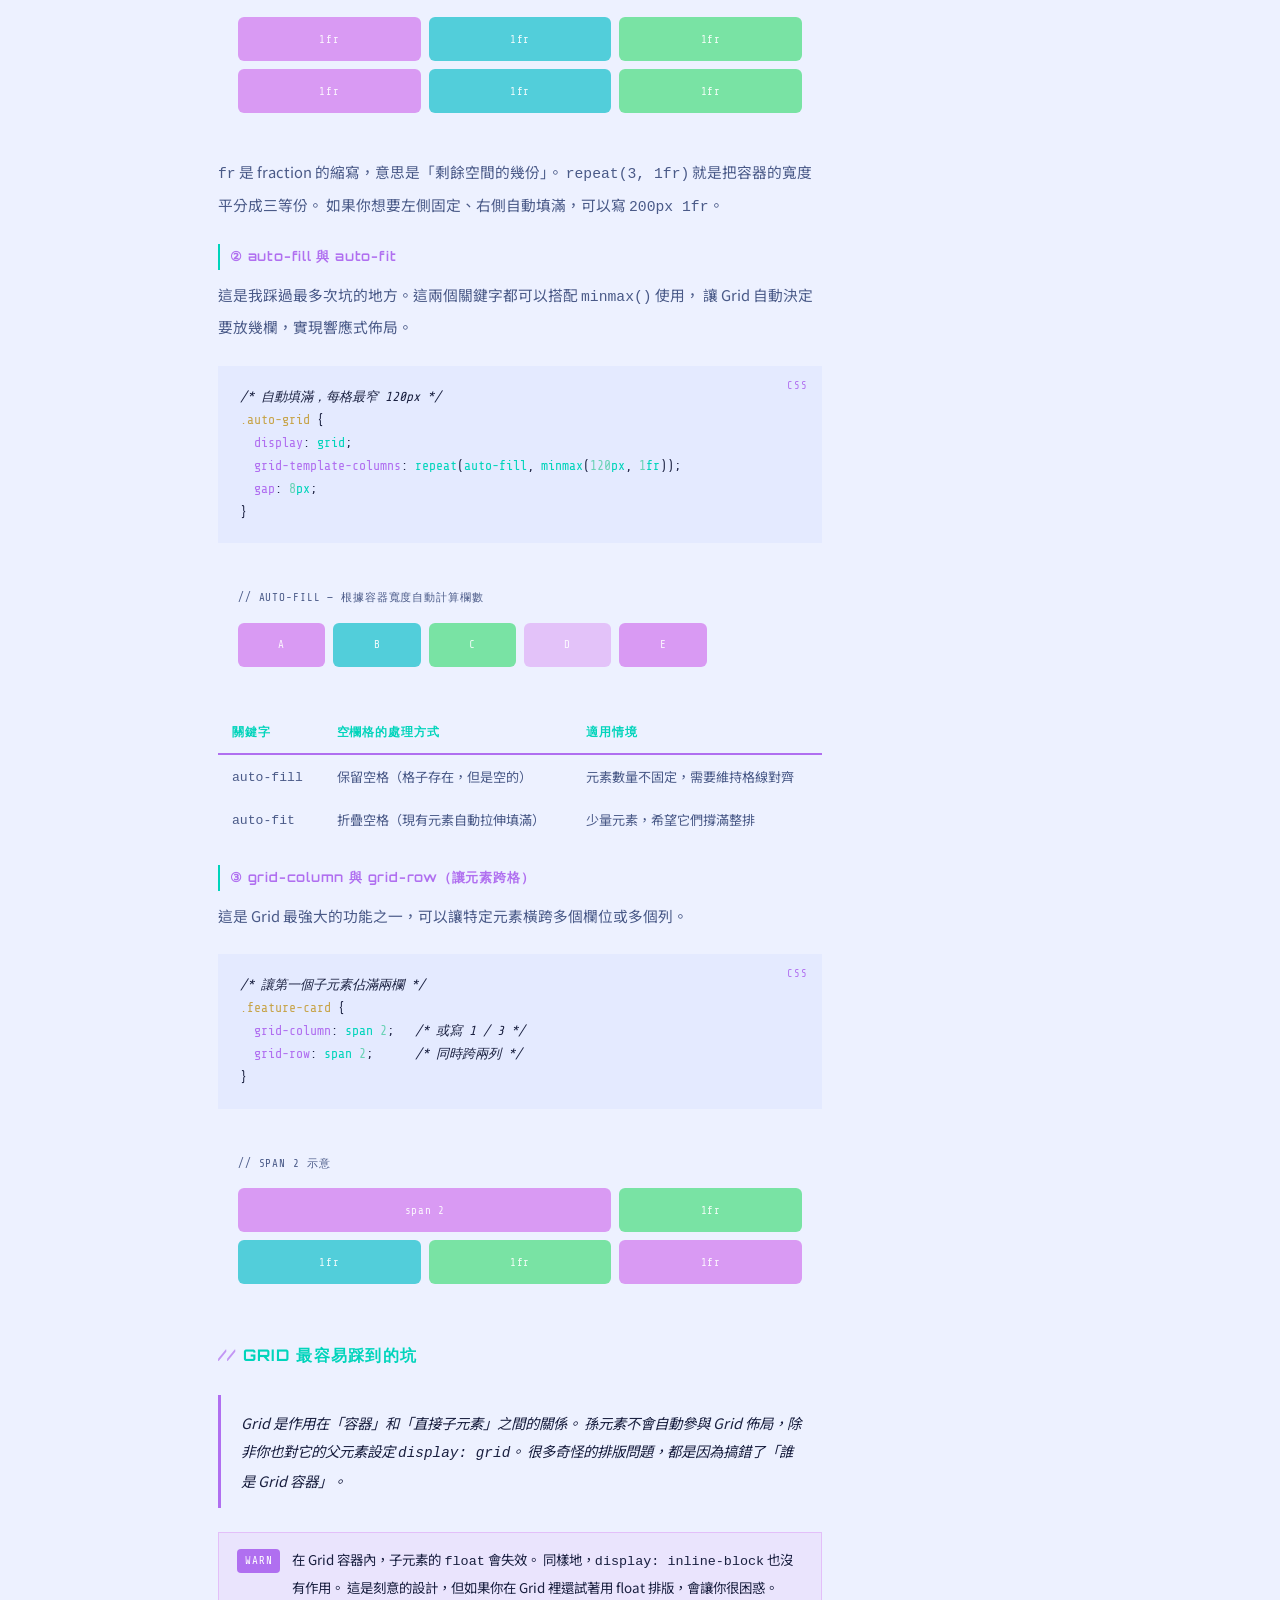
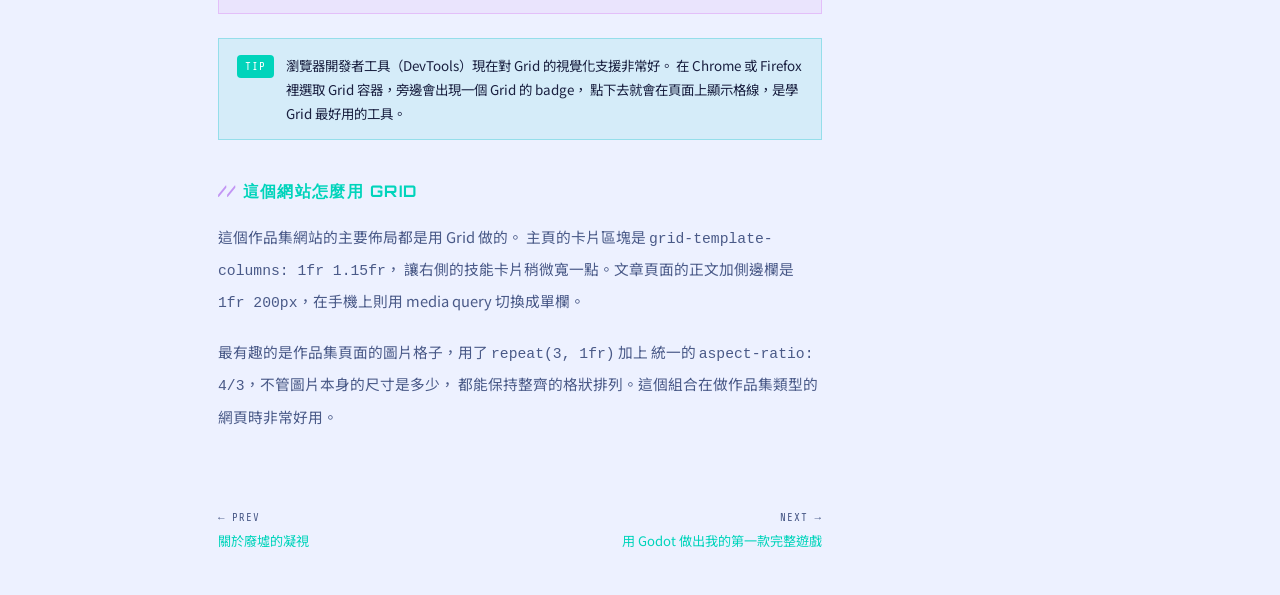
<file: Articles/article-3.html>
<!doctype html>
<html lang="zh-Hant" data-theme="light">
  <head>
    <meta charset="UTF-8" />
    <meta name="viewport" content="width=device-width, initial-scale=1.0" />
    <title>如何用Github上架屬於自己的網站</title>
    <link rel="stylesheet" href="../style.css" />
    <link rel="preconnect" href="https://fonts.googleapis.com" />
    <link rel="preconnect" href="https://fonts.gstatic.com" crossorigin />
    <style>
      .article-header {
        margin-bottom: 40px;
        padding-bottom: 28px;
        border-bottom: 1px solid var(--card2);
        position: relative;
      }
      .article-header::after {
        content: "";
        position: absolute;
        bottom: -1px;
        left: 0;
        width: 72px;
        height: 2px;
        background: linear-gradient(90deg, var(--purple), var(--cyan));
        border-radius: 2px;
      }
      .article-cat-tag {
        display: inline-block;
        font-family: "Share Tech Mono", monospace;
        font-size: 0.72rem;
        color: var(--purple);
        border: 1px solid var(--purple);
        padding: 3px 12px;
        border-radius: 4px;
        letter-spacing: 0.1em;
        text-transform: uppercase;
        margin-bottom: 16px;
      }
      .article-main-title {
        font-family: "Orbitron", monospace;
        font-size: 1.65rem;
        font-weight: 800;
        color: var(--text);
        letter-spacing: 0.03em;
        line-height: 1.35;
        margin-bottom: 16px;
      }
      .article-main-title .accent {
        color: var(--cyan);
      }
      .article-meta {
        display: flex;
        gap: 20px;
        align-items: center;
        font-family: "Share Tech Mono", monospace;
        font-size: 0.72rem;
        color: var(--text2);
        letter-spacing: 0.06em;
        flex-wrap: wrap;
      }
      .article-meta .sep {
        color: var(--card2);
      }

      .article-cover {
        width: 100%;
        aspect-ratio: 16/7;
        background: linear-gradient(
          135deg,
          #7b8fc7 0%,
          #5567b0 40%,
          #cf6ced 100%
        );
        border-radius: var(--r);
        overflow: hidden;
        margin-bottom: 40px;
        position: relative;
      }
      /* Grid pattern overlay on cover */
      .article-cover::before {
        content: "";
        position: absolute;
        inset: 0;
        background-image:
          linear-gradient(rgba(255, 255, 255, 0.06) 1px, transparent 1px),
          linear-gradient(90deg, rgba(255, 255, 255, 0.06) 1px, transparent 1px);
        background-size: 40px 40px;
      }
      .article-cover-caption {
        position: absolute;
        bottom: 14px;
        right: 18px;
        font-family: "Share Tech Mono", monospace;
        font-size: 0.68rem;
        color: rgba(255, 255, 255, 0.65);
        letter-spacing: 0.06em;
      }

      .article-body-wrap {
        display: grid;
        grid-template-columns: 1fr 200px;
        gap: 40px;
        align-items: start;
      }
      @media (max-width: 700px) {
        .article-body-wrap {
          grid-template-columns: 1fr;
        }
        .article-sidebar {
          order: -1;
        }
      }

      .article-content h2 {
        font-family: "Orbitron", monospace;
        font-size: 1rem;
        font-weight: 700;
        color: var(--cyan);
        letter-spacing: 0.08em;
        margin: 36px 0 14px;
        text-transform: uppercase;
      }
      .article-content h2::before {
        content: "// ";
        color: var(--purple);
        opacity: 0.7;
      }
      .article-content h3 {
        font-family: "Orbitron", monospace;
        font-size: 0.82rem;
        font-weight: 600;
        color: var(--purple);
        letter-spacing: 0.06em;
        margin: 22px 0 10px;
      }
      .article-content p {
        font-size: 0.92rem;
        color: var(--text2);
        line-height: 2;
        margin-bottom: 18px;
      }
      .article-content p strong {
        color: var(--text);
        font-weight: 600;
      }

      /* Code block */
      .code-block {
        background: var(--bg2);
        border-radius: var(--r-sm);
        padding: 20px 22px;
        margin: 24px 0;
        position: relative;
        border: 1px solid var(--card2);
        overflow-x: auto;
      }
      .code-block::before {
        content: attr(data-lang);
        position: absolute;
        top: 10px;
        right: 14px;
        font-family: "Share Tech Mono", monospace;
        font-size: 0.65rem;
        color: var(--purple);
        letter-spacing: 0.1em;
        text-transform: uppercase;
      }
      .code-block pre {
        font-family: "Share Tech Mono", monospace;
        font-size: 0.82rem;
        line-height: 1.75;
        color: var(--text);
        white-space: pre;
        margin: 0;
      }
      .code-kw {
        color: var(--purple);
      }
      .code-val {
        color: var(--cyan);
      }
      .code-str {
        color: #f0c060;
      }
      .code-cmt {
        color: var(--text2);
        font-style: italic;
      }
      .code-num {
        color: #69d2b5;
      }
      .code-prop {
        color: #c7a44a;
      }

      /* Visual demo grid */
      .demo-box {
        background: var(--card);
        border-radius: var(--r);
        padding: 20px;
        margin: 24px 0;
        border: 1px solid var(--card2);
      }
      .demo-label {
        font-family: "Share Tech Mono", monospace;
        font-size: 0.68rem;
        color: var(--text2);
        letter-spacing: 0.08em;
        text-transform: uppercase;
        margin-bottom: 14px;
      }
      .demo-grid-3 {
        display: grid;
        grid-template-columns: repeat(3, 1fr);
        gap: 8px;
      }
      .demo-grid-auto {
        display: grid;
        grid-template-columns: repeat(auto-fill, minmax(80px, 1fr));
        gap: 8px;
      }
      .demo-cell {
        height: 44px;
        border-radius: 6px;
        display: flex;
        align-items: center;
        justify-content: center;
        font-family: "Share Tech Mono", monospace;
        font-size: 0.68rem;
        color: rgba(255, 255, 255, 0.9);
        letter-spacing: 0.06em;
      }
      .demo-cell.c1 {
        background: rgba(207, 108, 237, 0.65);
      }
      .demo-cell.c2 {
        background: rgba(0, 188, 199, 0.65);
      }
      .demo-cell.c3 {
        background: rgba(61, 220, 115, 0.65);
      }
      .demo-cell.c4 {
        background: rgba(207, 108, 237, 0.35);
      }
      .demo-cell.span2 {
        grid-column: span 2;
      }

      .highlight {
        border-left: 3px solid var(--purple);
        padding: 14px 20px;
        background: var(--card);
        border-radius: 0 var(--r-sm) var(--r-sm) 0;
        margin: 24px 0;
        font-size: 0.9rem;
        color: var(--text);
        line-height: 1.9;
      }
      .highlight .quote-src {
        display: block;
        margin-top: 10px;
        font-family: "Share Tech Mono", monospace;
        font-size: 0.7rem;
        color: var(--purple);
        letter-spacing: 0.06em;
      }

      .tip-box {
        border-radius: var(--r-sm);
        padding: 14px 18px;
        margin: 24px 0;
        font-size: 0.84rem;
        line-height: 1.8;
        color: var(--text);
        display: flex;
        gap: 12px;
        align-items: flex-start;
      }
      .tip-box.tip {
        background: rgba(0, 188, 199, 0.1);
        border: 1px solid rgba(0, 188, 199, 0.3);
      }
      .tip-box.warn {
        background: rgba(207, 108, 237, 0.1);
        border: 1px solid rgba(207, 108, 237, 0.3);
      }
      .tip-icon {
        font-family: "Share Tech Mono", monospace;
        font-size: 0.68rem;
        font-style: normal;
        padding: 2px 8px;
        border-radius: 4px;
        flex-shrink: 0;
        letter-spacing: 0.08em;
        margin-top: 2px;
      }
      .tip-box.tip .tip-icon {
        background: var(--cyan);
        color: #fff;
      }
      .tip-box.warn .tip-icon {
        background: var(--purple);
        color: #fff;
      }

      /* Comparison table */
      .compare-table {
        width: 100%;
        border-collapse: collapse;
        margin: 24px 0;
        font-size: 0.82rem;
      }
      .compare-table th {
        background: var(--card2);
        font-family: "Orbitron", monospace;
        font-size: 0.72rem;
        font-weight: 600;
        letter-spacing: 0.08em;
        color: var(--cyan);
        padding: 10px 14px;
        text-align: left;
        border-bottom: 2px solid var(--purple);
      }
      .compare-table td {
        padding: 10px 14px;
        border-bottom: 1px solid var(--card2);
        color: var(--text2);
        line-height: 1.6;
      }
      .compare-table tr:last-child td {
        border-bottom: none;
      }
      .compare-table tr:hover td {
        background: var(--card);
      }
      .ok {
        color: #3ddc73;
        font-weight: 600;
      }
      .bad {
        color: var(--purple);
        font-weight: 600;
      }

      .article-nav-row {
        display: flex;
        justify-content: space-between;
        margin-top: 52px;
        padding-top: 24px;
        border-top: 1px solid var(--card2);
        gap: 12px;
        flex-wrap: wrap;
      }
      .nav-arrow {
        display: flex;
        flex-direction: column;
        gap: 4px;
        max-width: 48%;
      }
      .nav-arrow .label {
        font-family: "Share Tech Mono", monospace;
        font-size: 0.68rem;
        color: var(--text2);
        letter-spacing: 0.08em;
        text-transform: uppercase;
      }
      .nav-arrow a {
        font-size: 0.82rem;
        color: var(--cyan);
        line-height: 1.4;
        transition: color 0.2s;
      }
      .nav-arrow a:hover {
        color: var(--purple);
      }
      .nav-arrow.right {
        text-align: right;
        margin-left: auto;
      }

      /* Sidebar */
      .article-sidebar {
        position: sticky;
        top: 80px;
      }
      .sidebar-card {
        background: var(--card);
        border-radius: var(--r);
        padding: 18px;
        margin-bottom: 16px;
        position: relative;
        overflow: hidden;
      }
      .sidebar-card::before {
        content: "";
        position: absolute;
        top: 0;
        left: 0;
        width: 100%;
        height: 2px;
        background: linear-gradient(90deg, var(--purple), var(--cyan));
      }
      .sidebar-title {
        font-family: "Orbitron", monospace;
        font-size: 0.7rem;
        font-weight: 700;
        letter-spacing: 0.12em;
        color: var(--cyan);
        text-transform: uppercase;
        margin-bottom: 14px;
      }
      .toc-list {
        list-style: none;
      }
      .toc-list li {
        font-size: 0.78rem;
        color: var(--text2);
        padding: 5px 0;
        border-bottom: 1px solid var(--card2);
        cursor: pointer;
        transition: color 0.2s;
        letter-spacing: 0.02em;
      }
      .toc-list li:last-child {
        border-bottom: none;
      }
      .toc-list li:hover {
        color: var(--cyan);
      }
      .toc-list li::before {
        content: "▸ ";
        color: var(--purple);
        font-size: 0.65rem;
      }
      .tag-row {
        display: flex;
        flex-wrap: wrap;
        gap: 6px;
      }
      .tag-chip {
        font-family: "Share Tech Mono", monospace;
        font-size: 0.68rem;
        color: var(--text2);
        border: 1px solid var(--card2);
        padding: 3px 10px;
        border-radius: 4px;
        letter-spacing: 0.04em;
        transition: all 0.2s;
      }
      .tag-chip:hover {
        border-color: var(--cyan);
        color: var(--cyan);
      }
    </style>
  </head>
  <body>
    <div class="cursor-dot" id="cursorDot"></div>
    <div class="cursor-ring" id="cursorRing"></div>

    <nav>
      <div class="nav-inner">
        <a href="index.html" class="logo">GK的雜物堆</a>
        <div class="nav-links">
          <a href="work.html" class="nav-link">Works</a>
          <a href="blog.html" class="nav-link active">Blog</a>
          <a href="about.html" class="nav-link">About</a>
          <button class="theme-toggle" id="themeToggle" title="切換主題">
            ☀
          </button>
        </div>
      </div>
    </nav>

    <main>
      <div class="article-header">
        <div class="article-cat-tag">網頁設計</div>
        <h1 class="article-main-title">
          如何用Github上架屬於自己的網站<br />
          <span class="accent">// 不用網域、不用架設伺服器</span>
        </h1>
        <div class="article-meta">
          <span>2026 . 04 . 08</span>
          <span class="sep">|</span>
          <span>閱讀時間約 10 分鐘</span>
          <span class="sep">|</span>
          <span>GK</span>
        </div>
      </div>

      <div class="article-cover">
        <!-- <img src="assets/css-grid-cover.jpg" alt="封面"> -->
        <div class="article-cover-caption">
          // grid-template-columns: repeat(auto-fill, minmax(...))
        </div>
      </div>

      <div class="article-body-wrap">
        <div class="article-content">
          <p>
            就跟文章標題一樣，這個網站也是上架到Github後運作的。<br />
            原本一開始還在煩惱要怎麼弄出網域，甚至還要在幾乎不理解網站背後的運作下嵌入圖片等等，後來正好想起看過有人的網站網址名稱是用github結尾的，就順手找了一下<br /><br />

            然後就這麼順手的把網站架好了（雖然很多東西還在修正中）。<br />
            又正好想起先前看過的一句話「能教別人才是真正的學會」，決定在學會用Github架網站的同時自己也來寫一下教學。
          </p>

          <h2>創建Github帳號</h2>

          <p>
            在 Grid 出現之前，要做複雜的二維佈局（既要控制橫向，也要控制縱向），
            通常要靠 float、position，或者 Flexbox 巢狀嵌套。這些方法都有缺點：
            float 很難控制、position 脫離文件流、Flexbox 本質上是一維的。
          </p>

          <p>
            <strong
              >Grid
              的核心概念是：把容器切成格子，然後告訴每個子元素要佔哪些格子。</strong
            >
            聽起來很簡單，但理解這個心智模型之後，很多以前覺得麻煩的佈局問題都消失了。
          </p>

          <h2>最基本的三個屬性</h2>

          <h3>① grid-template-columns</h3>

          <p>定義欄的數量與寬度，是 Grid 裡最常用的屬性。</p>

          <div class="code-block" data-lang="CSS">
            <pre><span class="code-cmt">/* 三欄等寬 */</span>
<span class="code-prop">.container</span> {
  <span class="code-kw">display</span>: <span class="code-val">grid</span>;
  <span class="code-kw">grid-template-columns</span>: <span class="code-val">repeat</span>(<span class="code-num">3</span>, <span class="code-num">1</span><span class="code-val">fr</span>);
  <span class="code-kw">gap</span>: <span class="code-num">16</span><span class="code-val">px</span>;
}</pre>
          </div>

          <div class="demo-box">
            <div class="demo-label">// 三欄等寬示意</div>
            <div class="demo-grid-3">
              <div class="demo-cell c1">1fr</div>
              <div class="demo-cell c2">1fr</div>
              <div class="demo-cell c3">1fr</div>
              <div class="demo-cell c1">1fr</div>
              <div class="demo-cell c2">1fr</div>
              <div class="demo-cell c3">1fr</div>
            </div>
          </div>

          <p>
            <code>fr</code> 是 fraction 的縮寫，意思是「剩餘空間的幾份」。
            <code>repeat(3, 1fr)</code> 就是把容器的寬度平分成三等份。
            如果你想要左側固定、右側自動填滿，可以寫 <code>200px 1fr</code>。
          </p>

          <h3>② auto-fill 與 auto-fit</h3>

          <p>
            這是我踩過最多次坑的地方。這兩個關鍵字都可以搭配
            <code>minmax()</code> 使用， 讓 Grid
            自動決定要放幾欄，實現響應式佈局。
          </p>

          <div class="code-block" data-lang="CSS">
            <pre><span class="code-cmt">/* 自動填滿，每格最窄 120px */</span>
<span class="code-prop">.auto-grid</span> {
  <span class="code-kw">display</span>: <span class="code-val">grid</span>;
  <span class="code-kw">grid-template-columns</span>: <span class="code-val">repeat</span>(<span class="code-val">auto-fill</span>, <span class="code-val">minmax</span>(<span class="code-num">120</span><span class="code-val">px</span>, <span class="code-num">1</span><span class="code-val">fr</span>));
  <span class="code-kw">gap</span>: <span class="code-num">8</span><span class="code-val">px</span>;
}</pre>
          </div>

          <div class="demo-box">
            <div class="demo-label">
              // auto-fill — 根據容器寬度自動計算欄數
            </div>
            <div class="demo-grid-auto">
              <div class="demo-cell c1">A</div>
              <div class="demo-cell c2">B</div>
              <div class="demo-cell c3">C</div>
              <div class="demo-cell c4">D</div>
              <div class="demo-cell c1">E</div>
            </div>
          </div>

          <table class="compare-table">
            <thead>
              <tr>
                <th>關鍵字</th>
                <th>空欄格的處理方式</th>
                <th>適用情境</th>
              </tr>
            </thead>
            <tbody>
              <tr>
                <td><code>auto-fill</code></td>
                <td>保留空格（格子存在，但是空的）</td>
                <td>元素數量不固定，需要維持格線對齊</td>
              </tr>
              <tr>
                <td><code>auto-fit</code></td>
                <td>折疊空格（現有元素自動拉伸填滿）</td>
                <td>少量元素，希望它們撐滿整排</td>
              </tr>
            </tbody>
          </table>

          <h3>③ grid-column 與 grid-row（讓元素跨格）</h3>

          <p>
            這是 Grid 最強大的功能之一，可以讓特定元素橫跨多個欄位或多個列。
          </p>

          <div class="code-block" data-lang="CSS">
            <pre><span class="code-cmt">/* 讓第一個子元素佔滿兩欄 */</span>
<span class="code-prop">.feature-card</span> {
  <span class="code-kw">grid-column</span>: <span class="code-val">span</span> <span class="code-num">2</span>;   <span class="code-cmt">/* 或寫 1 / 3 */</span>
  <span class="code-kw">grid-row</span>: <span class="code-val">span</span> <span class="code-num">2</span>;      <span class="code-cmt">/* 同時跨兩列 */</span>
}</pre>
          </div>

          <div class="demo-box">
            <div class="demo-label">// span 2 示意</div>
            <div class="demo-grid-3">
              <div class="demo-cell c1 span2">span 2</div>
              <div class="demo-cell c3">1fr</div>
              <div class="demo-cell c2">1fr</div>
              <div class="demo-cell c3">1fr</div>
              <div class="demo-cell c1">1fr</div>
            </div>
          </div>

          <h2>Grid 最容易踩到的坑</h2>

          <div class="highlight">
            Grid 是作用在「容器」和「直接子元素」之間的關係。 孫元素不會自動參與
            Grid 佈局，除非你也對它的父元素設定 <code>display: grid</code>。
            很多奇怪的排版問題，都是因為搞錯了「誰是 Grid 容器」。
          </div>

          <div class="tip-box warn">
            <span class="tip-icon">WARN</span>
            <span
              >在 Grid 容器內，子元素的 <code>float</code> 會失效。
              同樣地，<code>display: inline-block</code> 也沒有作用。
              這是刻意的設計，但如果你在 Grid 裡還試著用 float
              排版，會讓你很困惑。</span
            >
          </div>

          <div class="tip-box tip">
            <span class="tip-icon">TIP</span>
            <span
              >瀏覽器開發者工具（DevTools）現在對 Grid 的視覺化支援非常好。 在
              Chrome 或 Firefox 裡選取 Grid 容器，旁邊會出現一個 Grid 的 badge，
              點下去就會在頁面上顯示格線，是學 Grid 最好用的工具。</span
            >
          </div>

          <h2>這個網站怎麼用 Grid</h2>

          <p>
            這個作品集網站的主要佈局都是用 Grid 做的。 主頁的卡片區塊是
            <code>grid-template-columns: 1fr 1.15fr</code>，
            讓右側的技能卡片稍微寬一點。文章頁面的正文加側邊欄是
            <code>1fr 200px</code>，在手機上則用 media query 切換成單欄。
          </p>

          <p>
            最有趣的是作品集頁面的圖片格子，用了
            <code>repeat(3, 1fr)</code> 加上 統一的
            <code>aspect-ratio: 4/3</code>，不管圖片本身的尺寸是多少，
            都能保持整齊的格狀排列。這個組合在做作品集類型的網頁時非常好用。
          </p>

          <div class="article-nav-row">
            <div class="nav-arrow">
              <span class="label">← Prev</span>
              <a href="article-1.html">關於廢墟的凝視</a>
            </div>
            <div class="nav-arrow right">
              <span class="label">Next →</span>
              <a href="article-2.html">用 Godot 做出我的第一款完整遊戲</a>
            </div>
          </div>
        </div>
        <!-- /article-content -->

        <aside class="article-sidebar">
          <div class="sidebar-card">
            <div class="sidebar-title">目錄</div>
            <ul class="toc-list">
              <li>前言</li>
              <li>Grid 解決的問題</li>
              <li>三個核心屬性</li>
              <li>常見的坑</li>
              <li>這個網站的應用</li>
            </ul>
          </div>
          <div class="sidebar-card">
            <div class="sidebar-title">Tags</div>
            <div class="tag-row">
              <span class="tag-chip">CSS</span>
              <span class="tag-chip">Grid</span>
              <span class="tag-chip">Layout</span>
              <span class="tag-chip">前端</span>
              <span class="tag-chip">網頁設計</span>
              <span class="tag-chip">響應式</span>
            </div>
          </div>
          <div class="sidebar-card">
            <div class="sidebar-title">Back</div>
            <a
              href="../blog.html"
              style="
                font-size: 0.8rem;
                color: var(--cyan);
                font-family: &quot;Share Tech Mono&quot;, monospace;
                letter-spacing: 0.06em;
              "
              >← 返回文章列表</a
            >
          </div>
        </aside>
      </div>
    </main>

    <script>
      const dot = document.getElementById("cursorDot"),
        ring = document.getElementById("cursorRing");
      let mx = 0,
        my = 0,
        rx = 0,
        ry = 0;
      document.addEventListener("mousemove", (e) => {
        mx = e.clientX;
        my = e.clientY;
        dot.style.left = mx + "px";
        dot.style.top = my + "px";
      });
      (function a() {
        rx += (mx - rx) * 0.13;
        ry += (my - ry) * 0.13;
        ring.style.left = rx + "px";
        ring.style.top = ry + "px";
        requestAnimationFrame(a);
      })();
      document.querySelectorAll("a,button,li").forEach((el) => {
        el.addEventListener("mouseenter", () => {
          dot.classList.add("expanded");
          ring.classList.add("expanded");
        });
        el.addEventListener("mouseleave", () => {
          dot.classList.remove("expanded");
          ring.classList.remove("expanded");
        });
      });
      const toggle = document.getElementById("themeToggle");
      const saved = localStorage.getItem("theme") || "light";
      document.documentElement.setAttribute("data-theme", saved);
      toggle.textContent = saved === "dark" ? "☽" : "☀";
      toggle.addEventListener("click", () => {
        const curr = document.documentElement.getAttribute("data-theme");
        const next = curr === "dark" ? "light" : "dark";
        document.documentElement.setAttribute("data-theme", next);
        localStorage.setItem("theme", next);
        toggle.textContent = next === "dark" ? "☽" : "☀";
      });
    </script>
  </body>
</html>
</file>
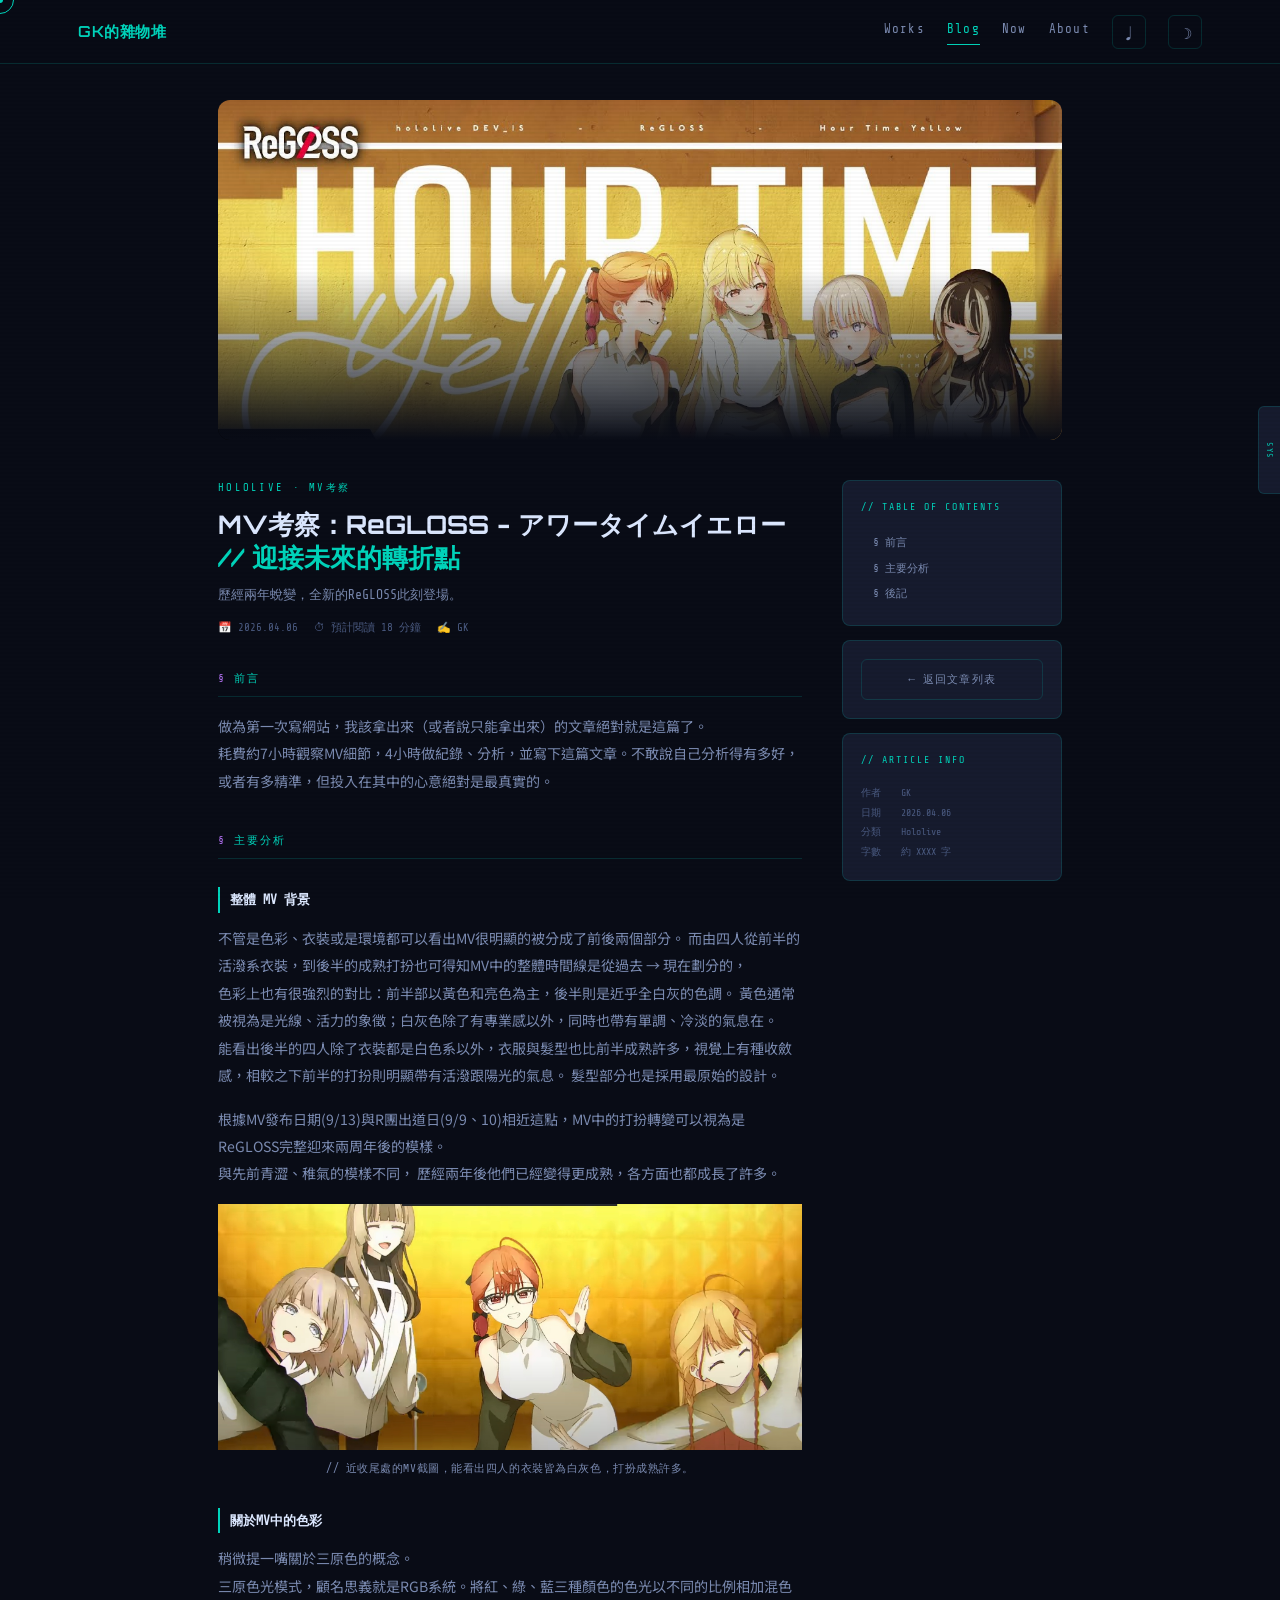
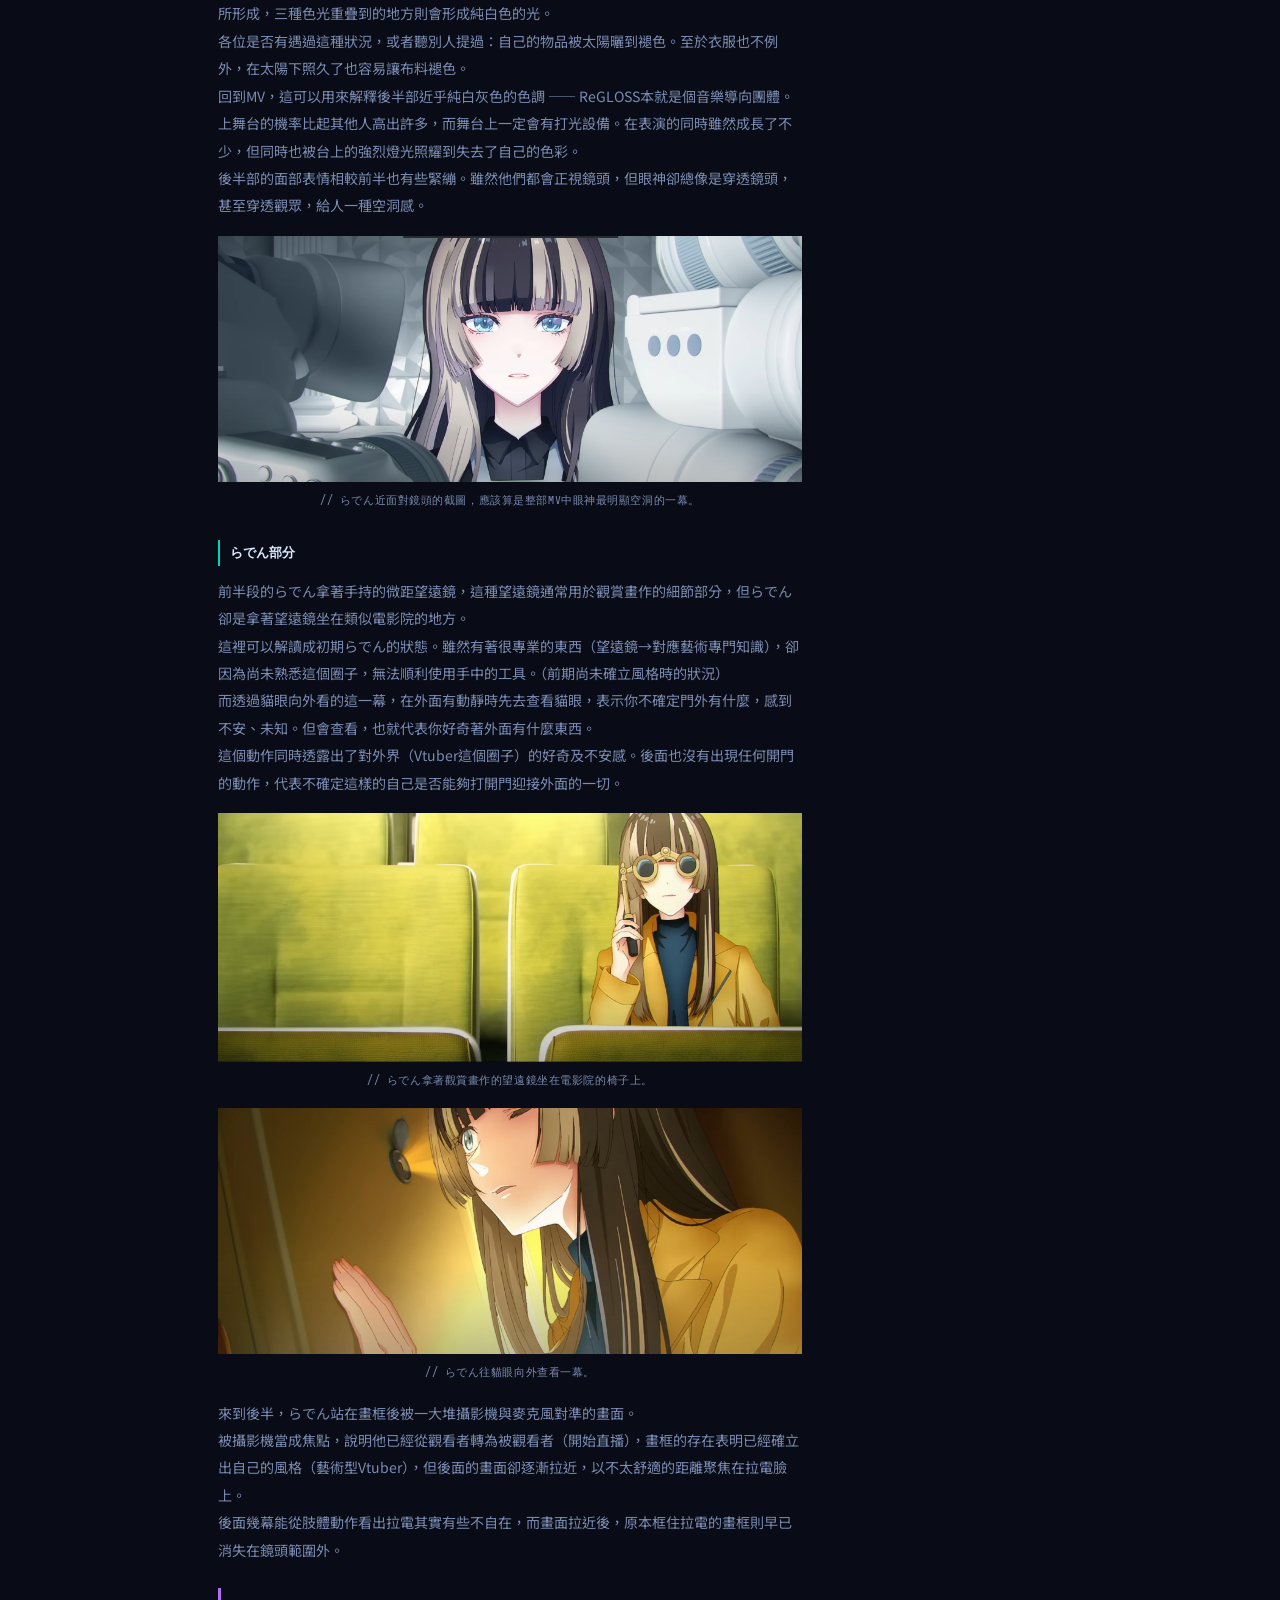
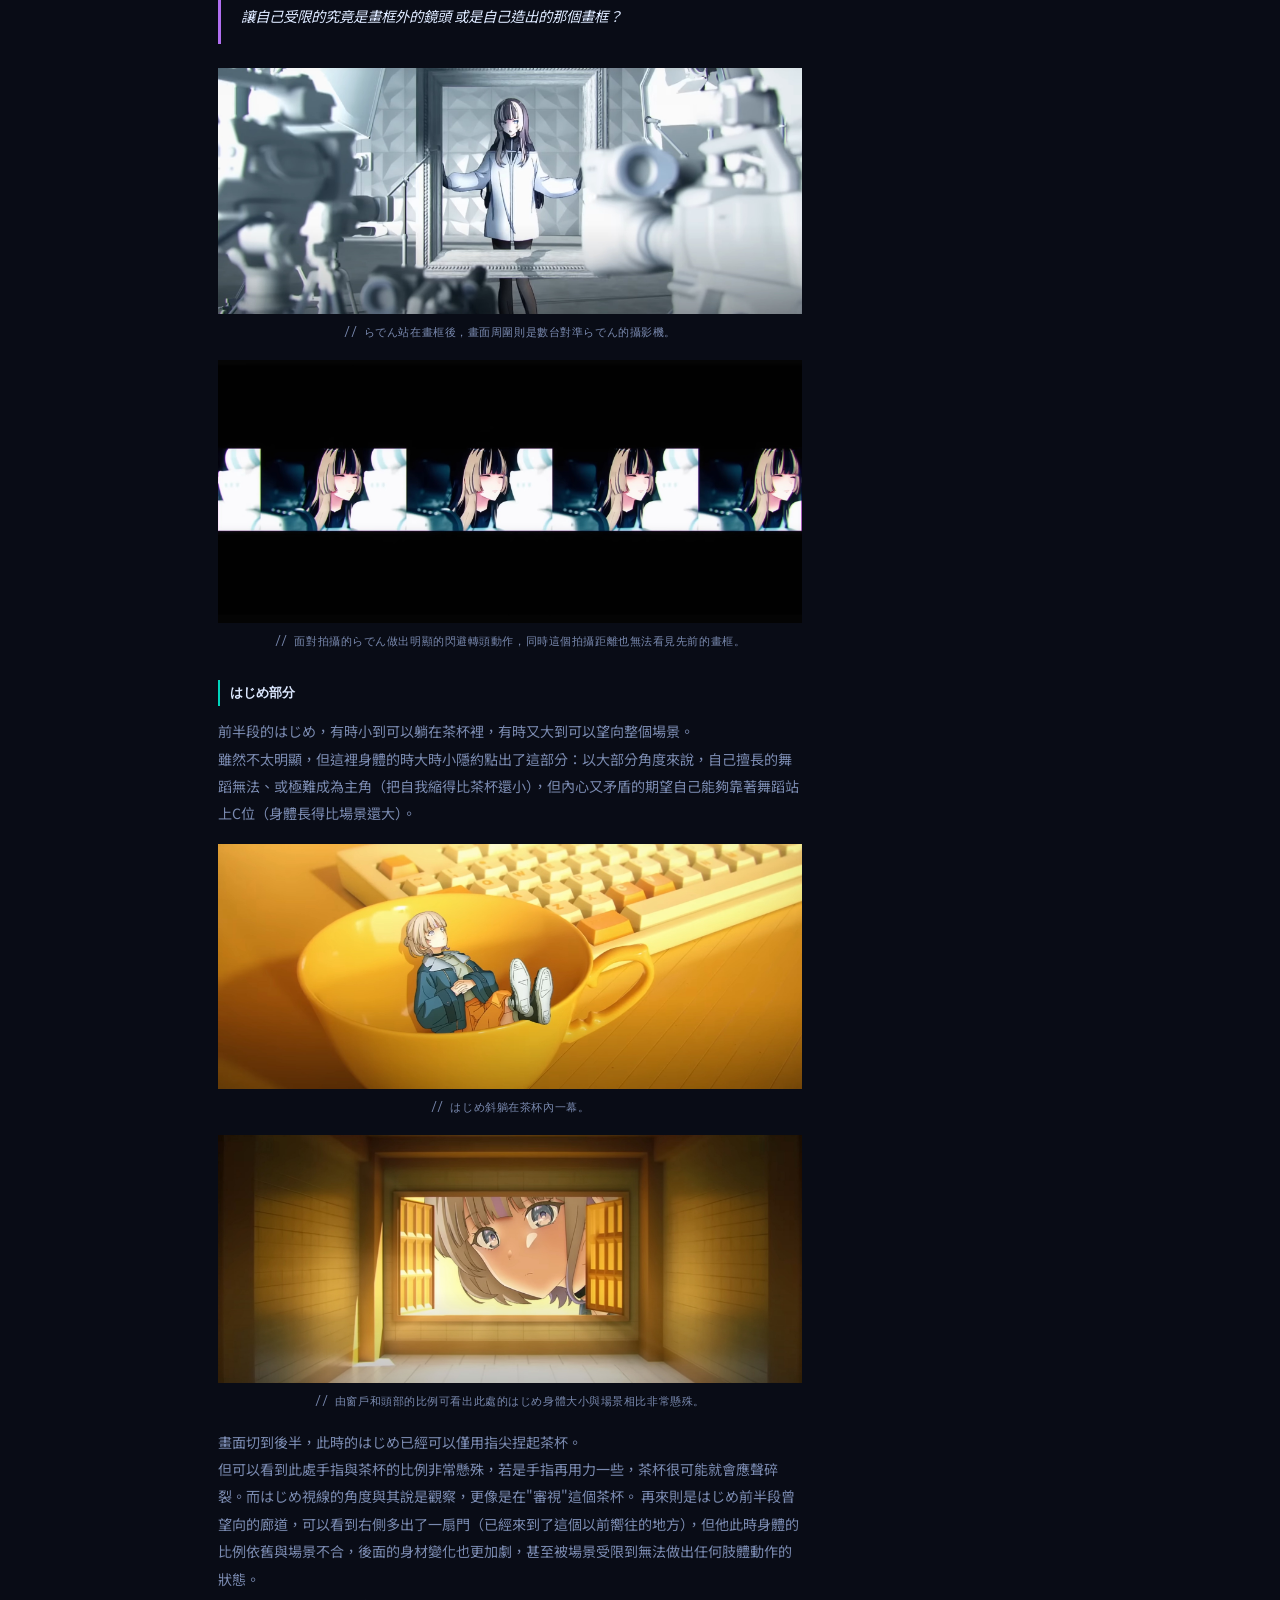
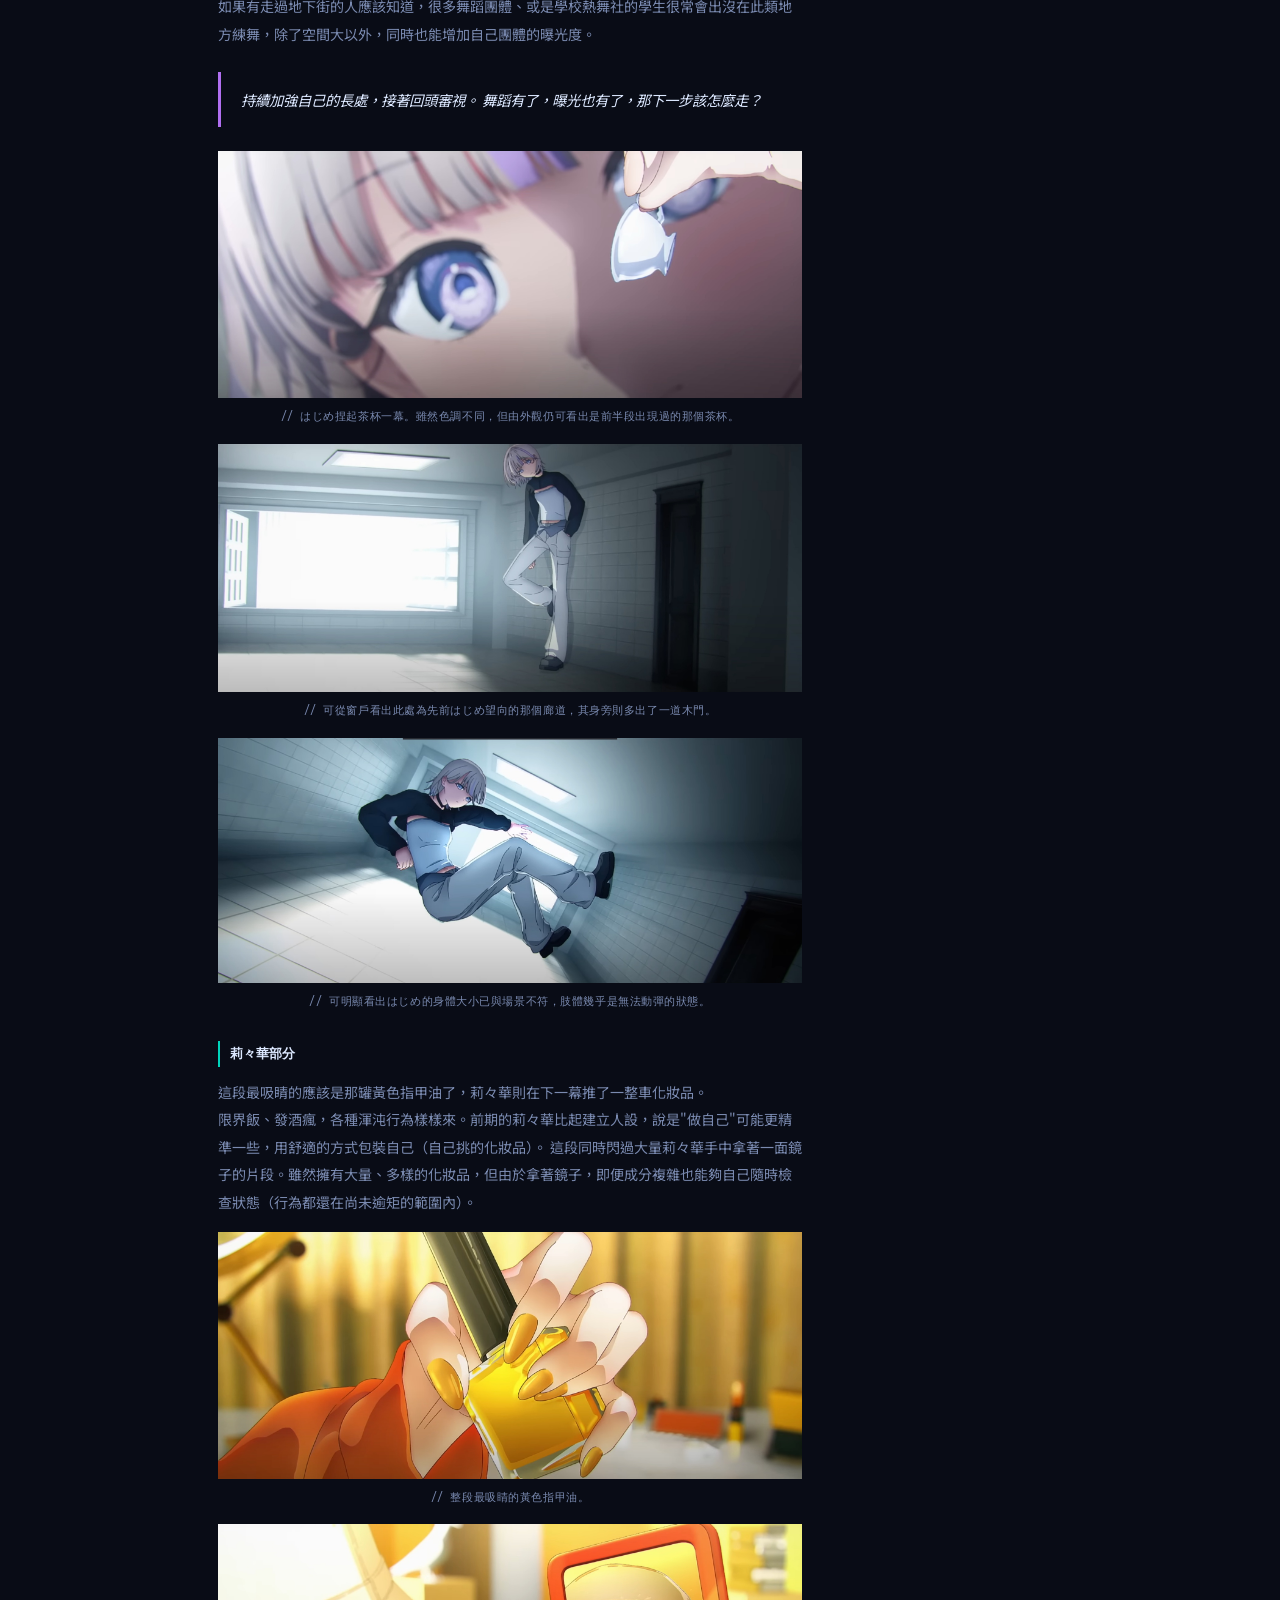
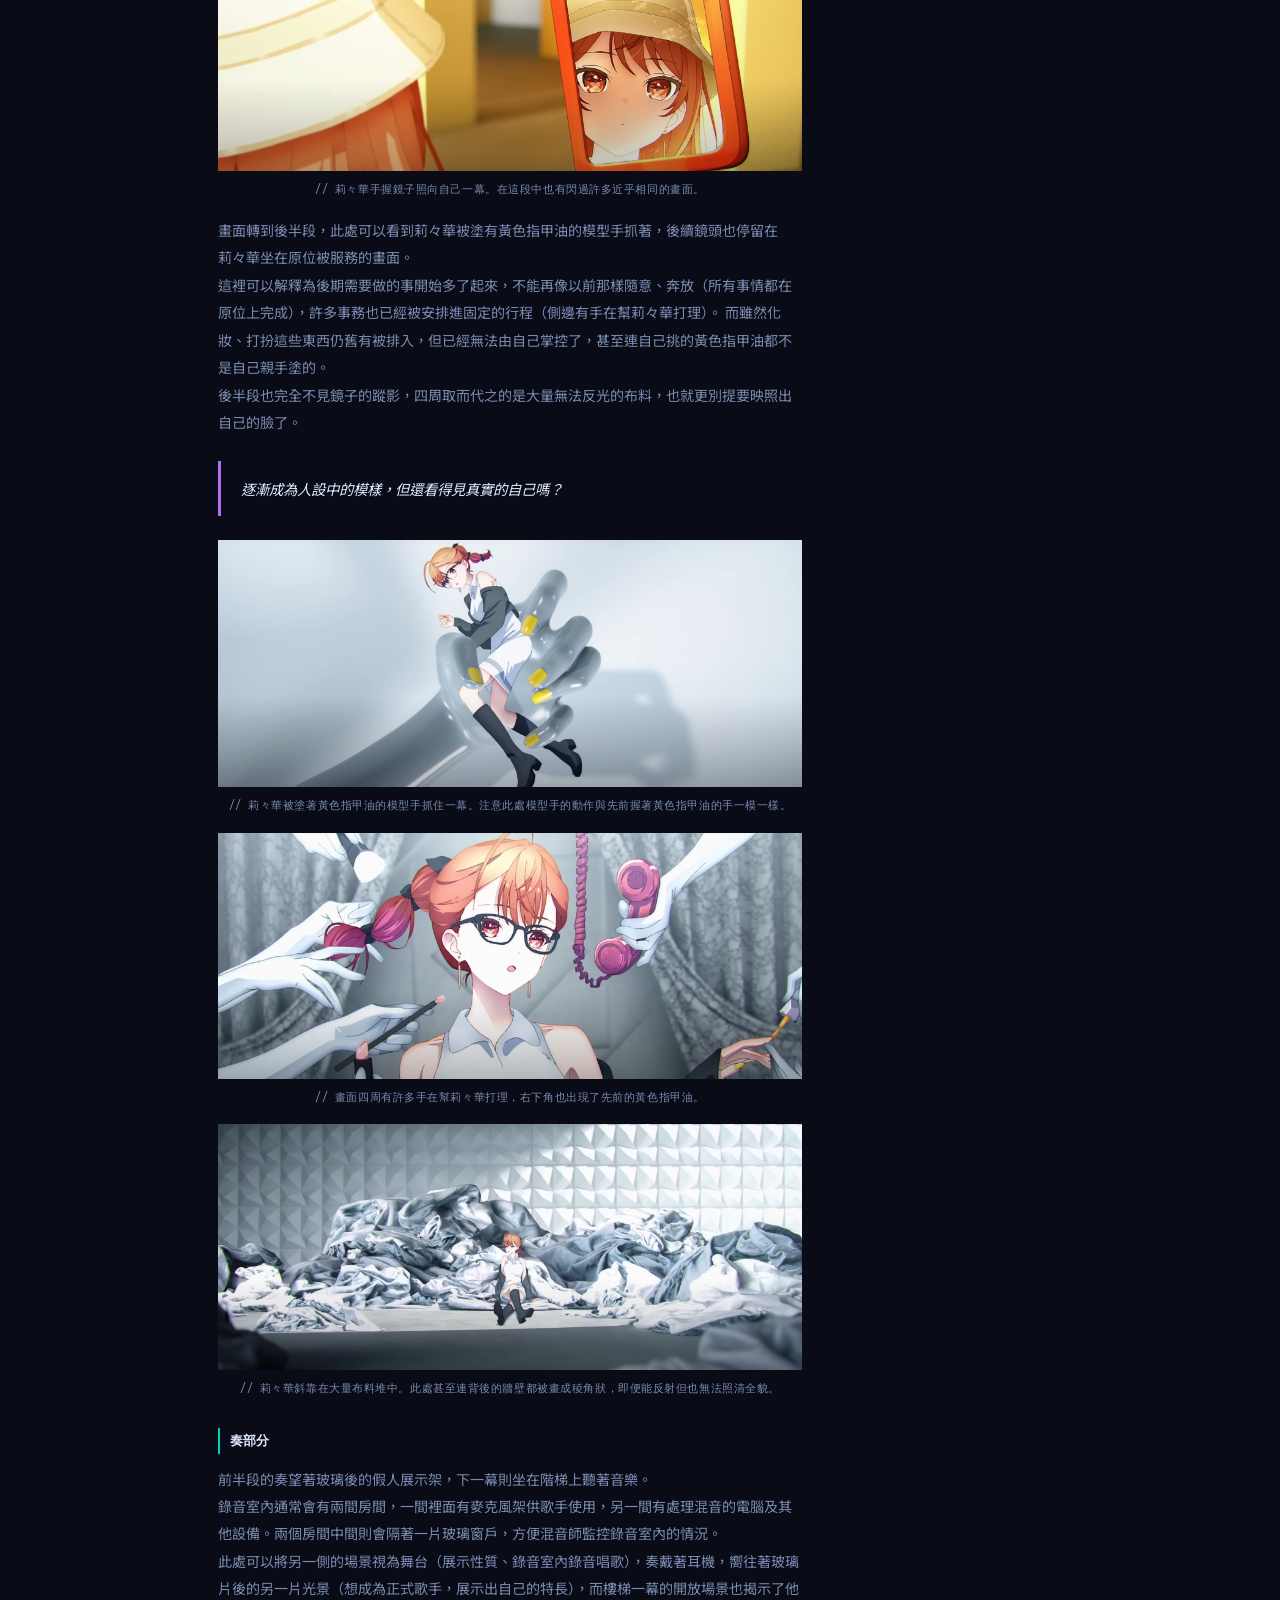
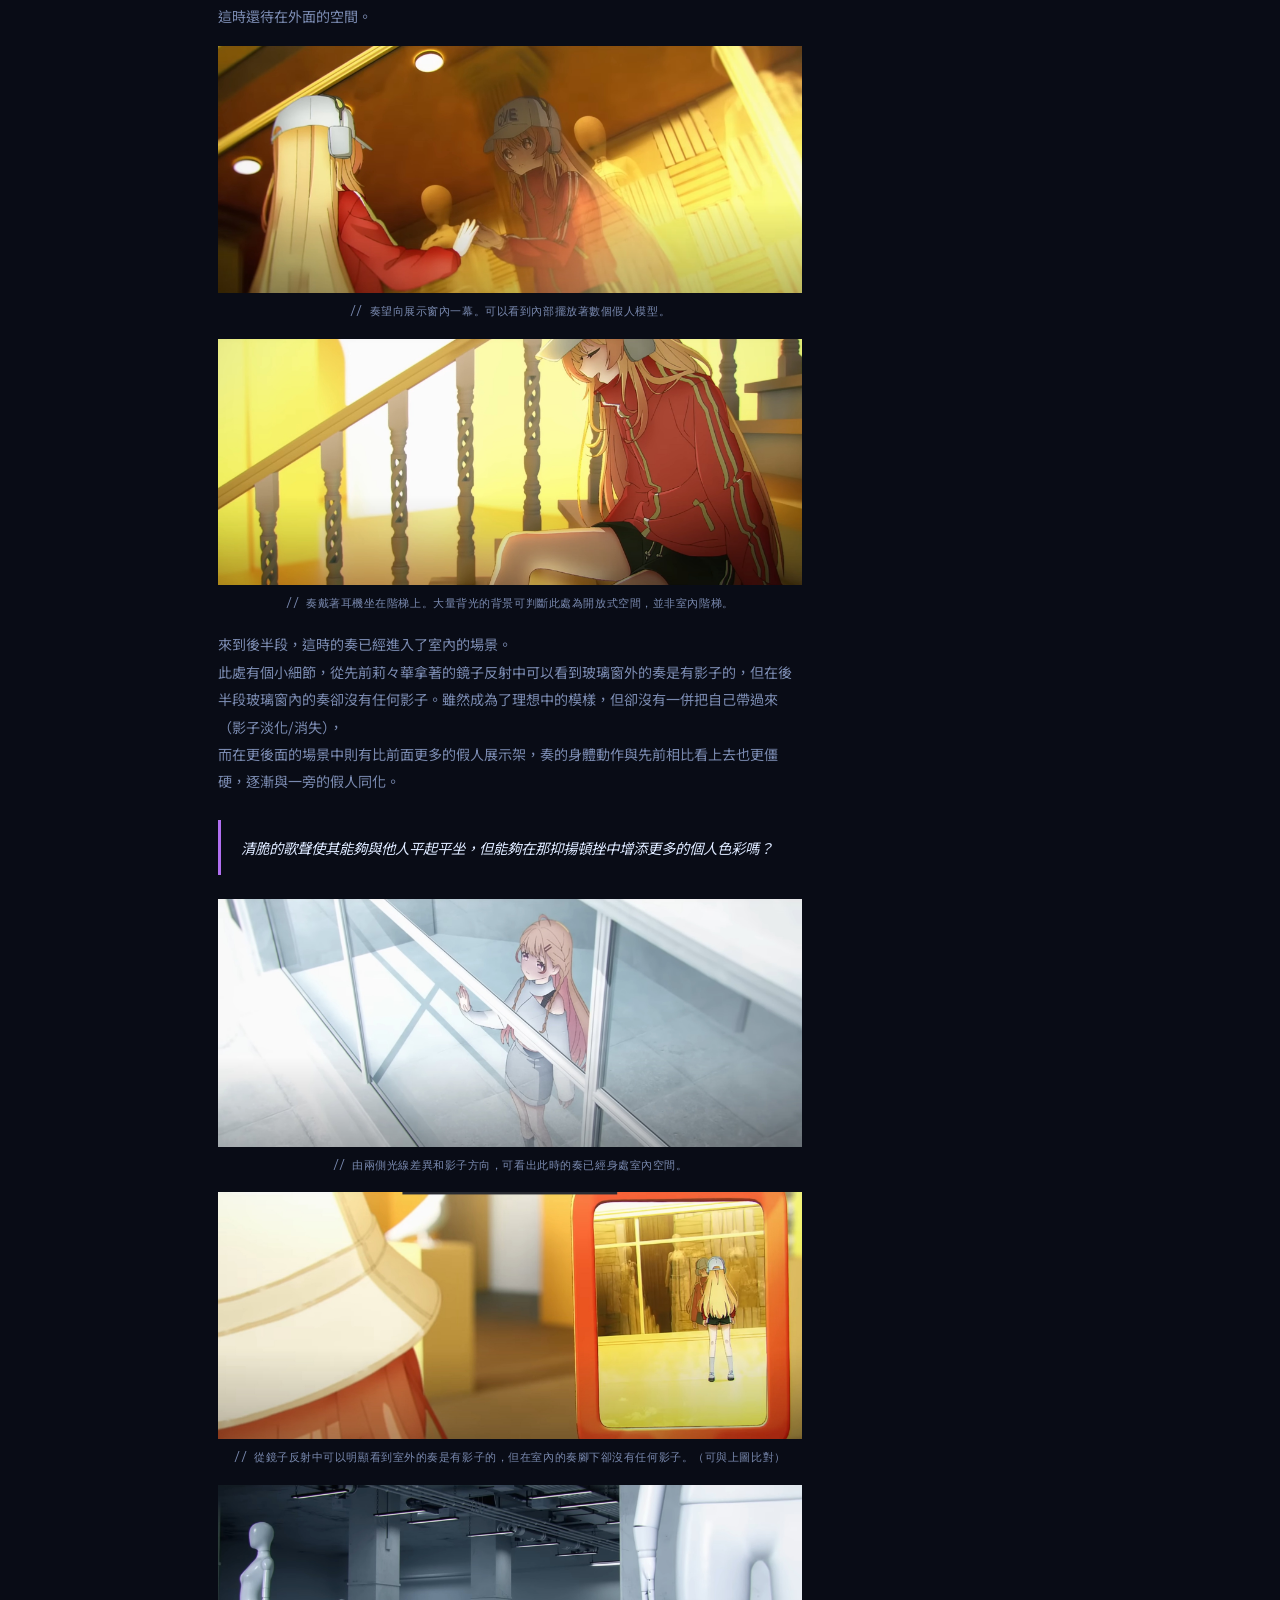
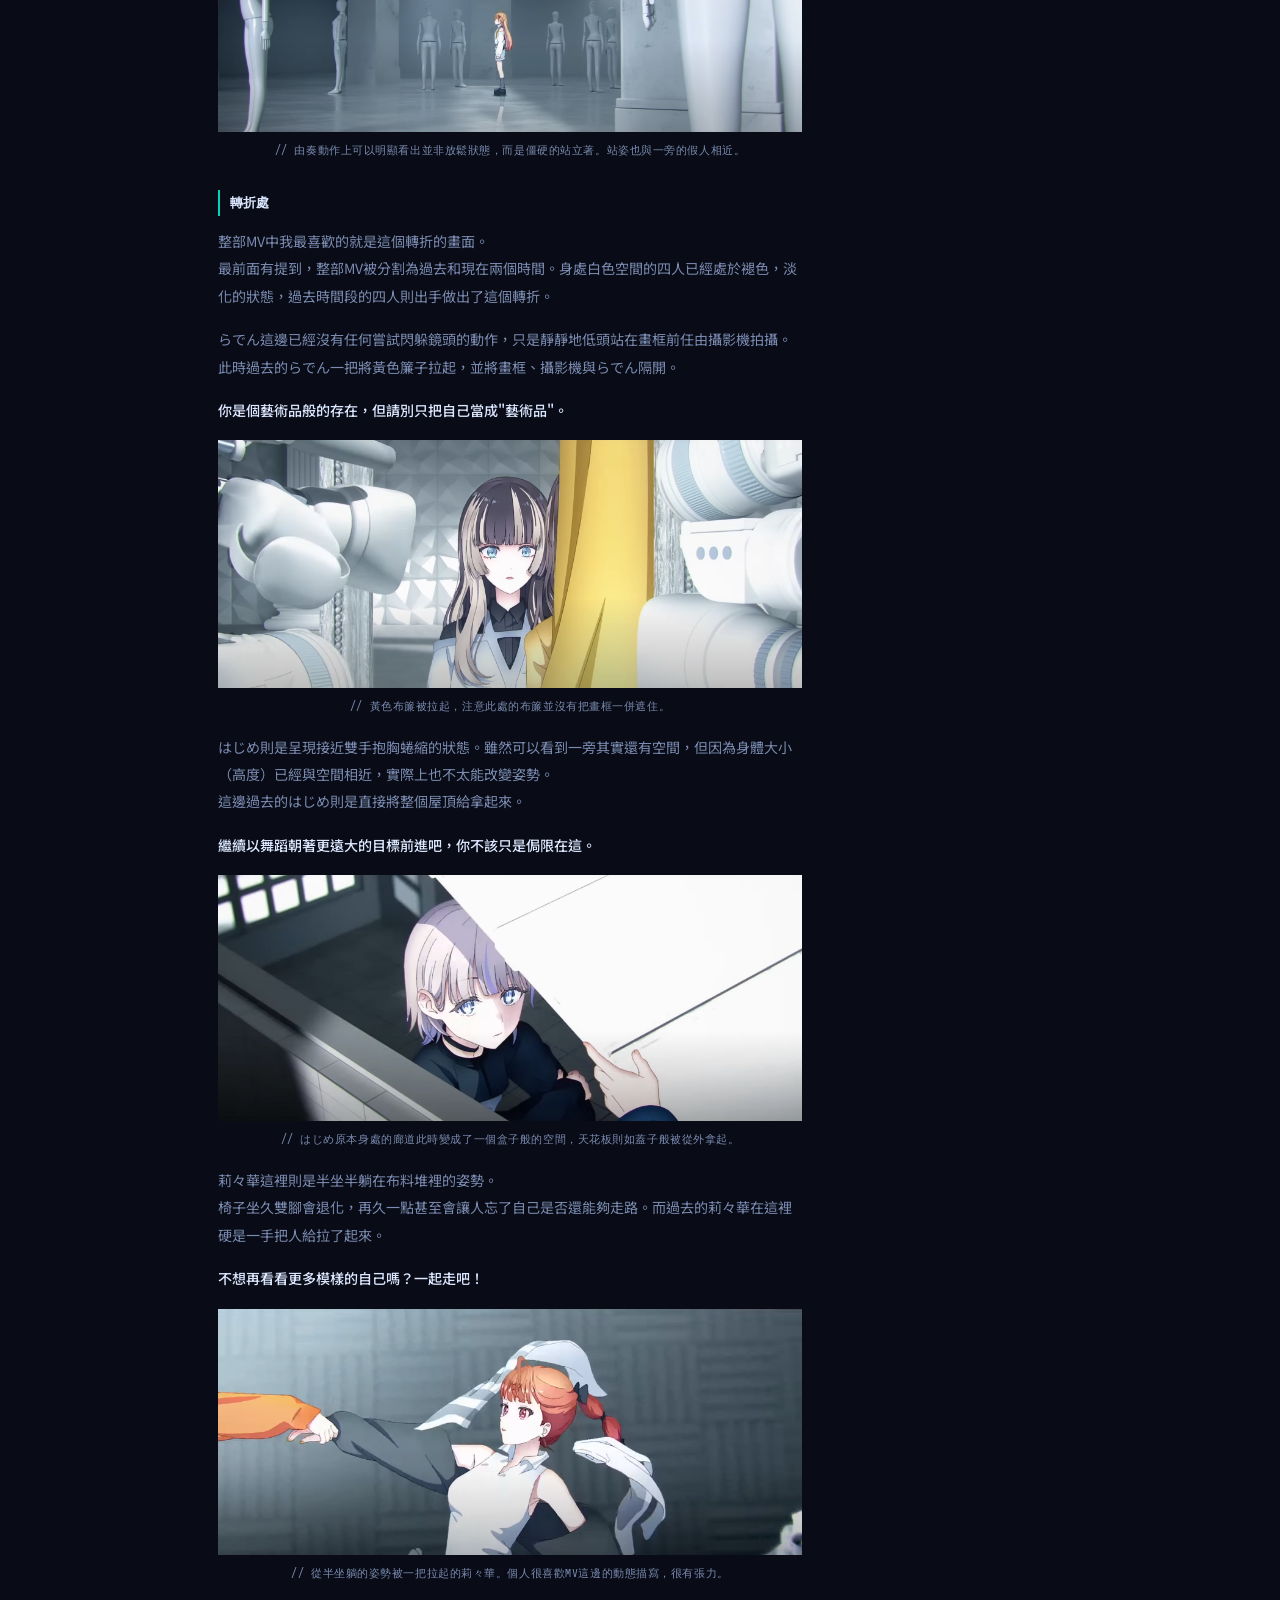
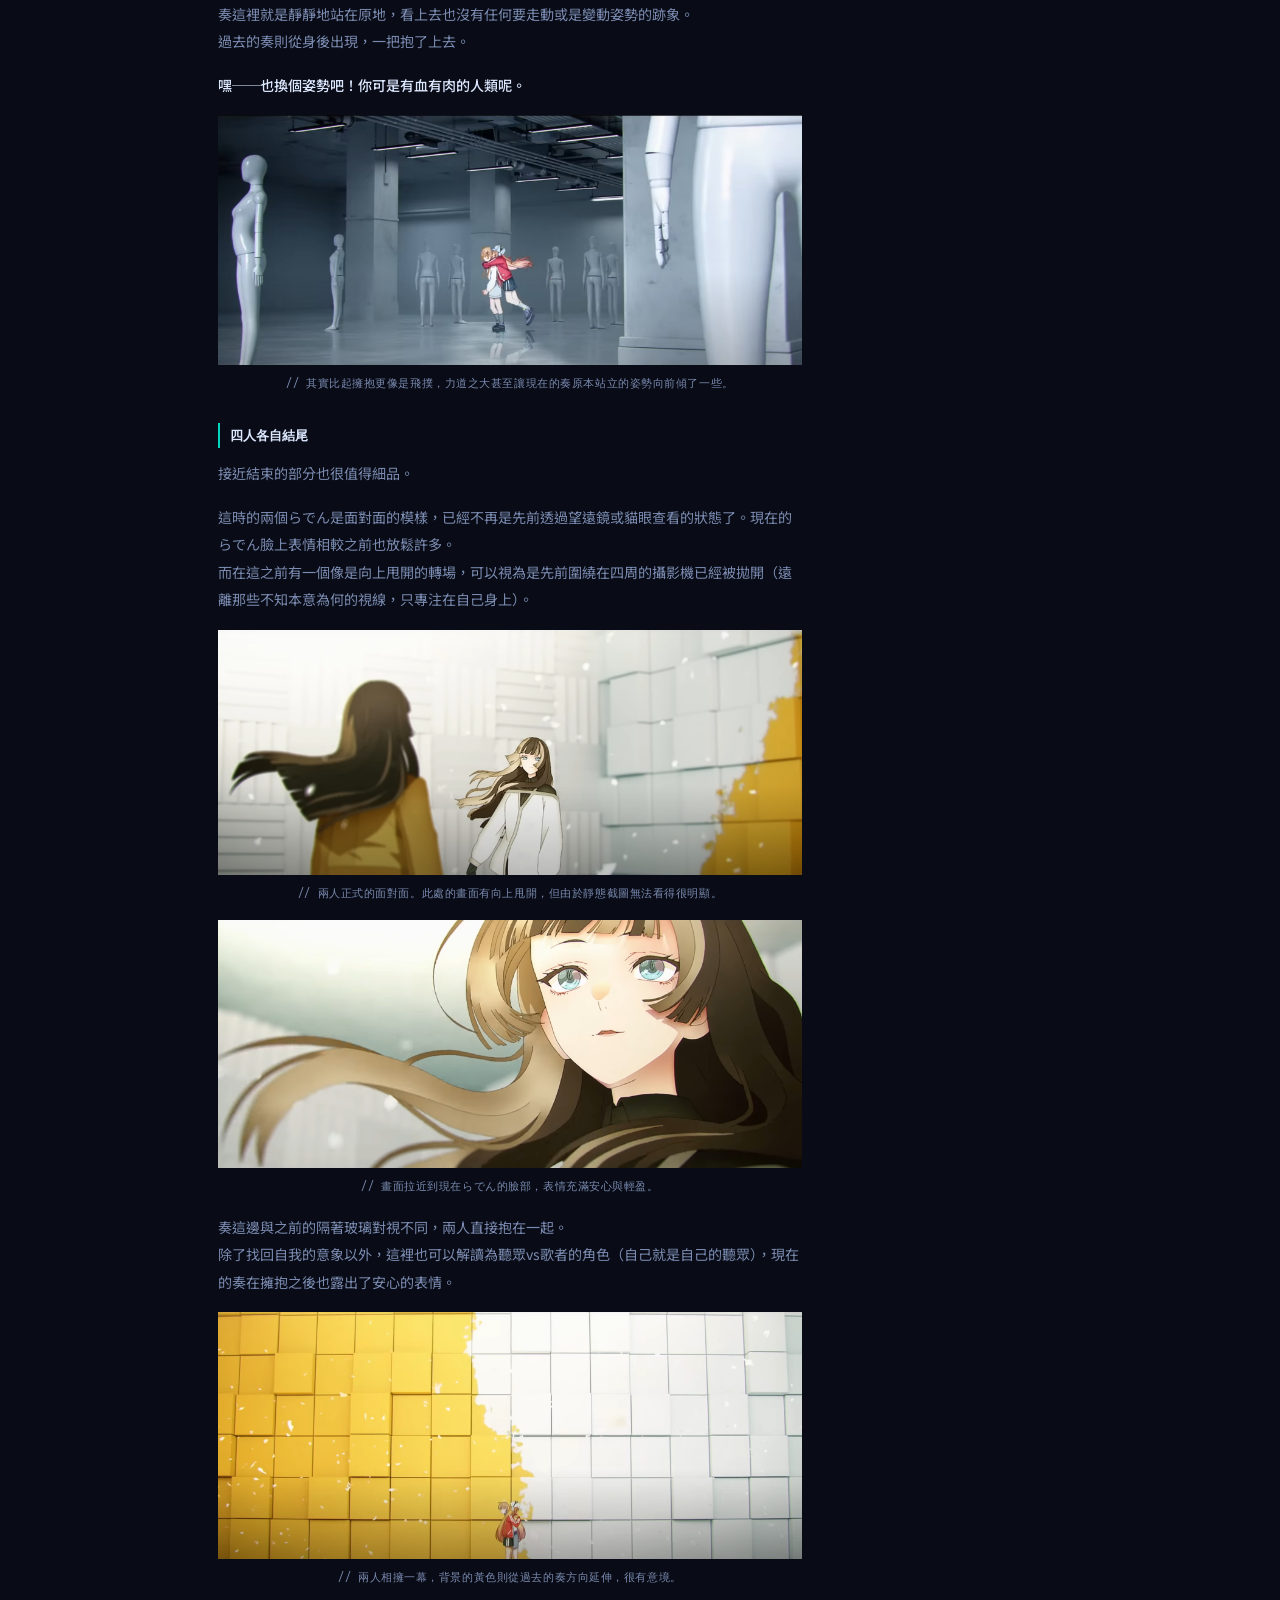
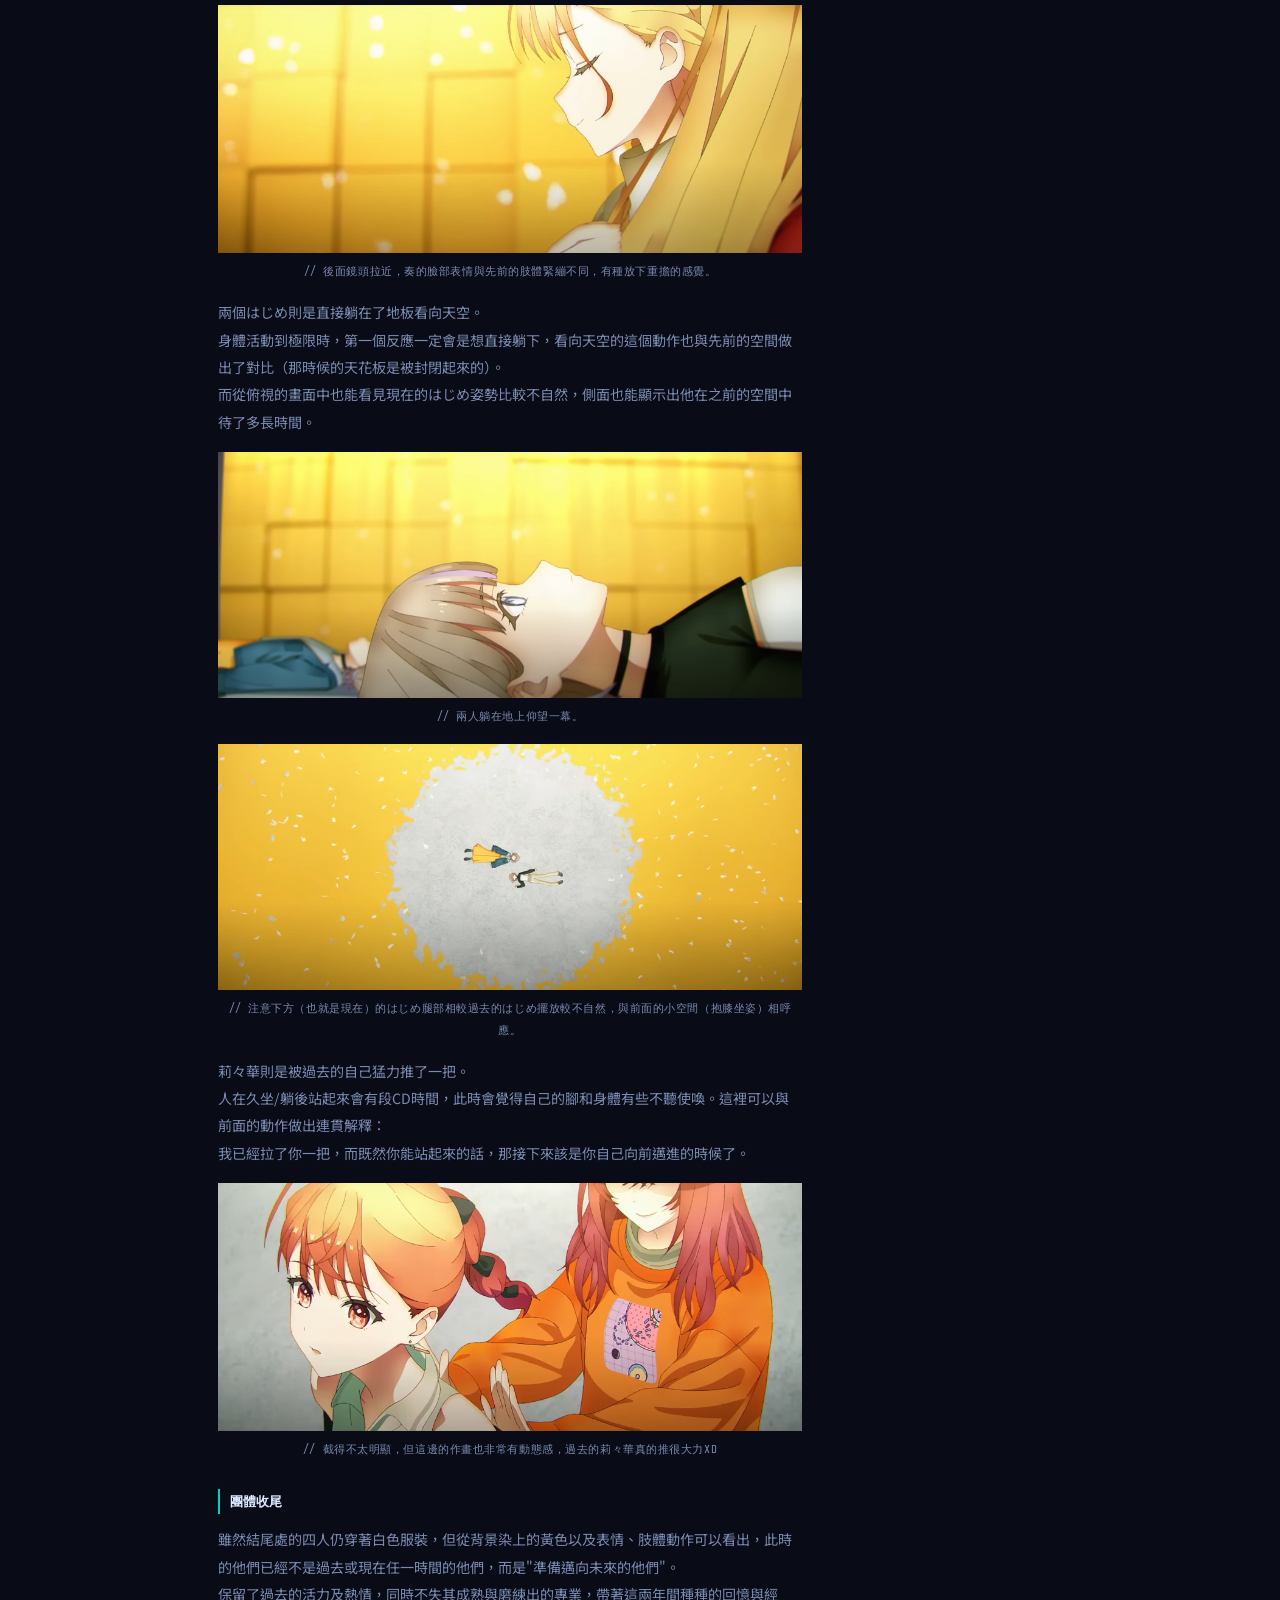
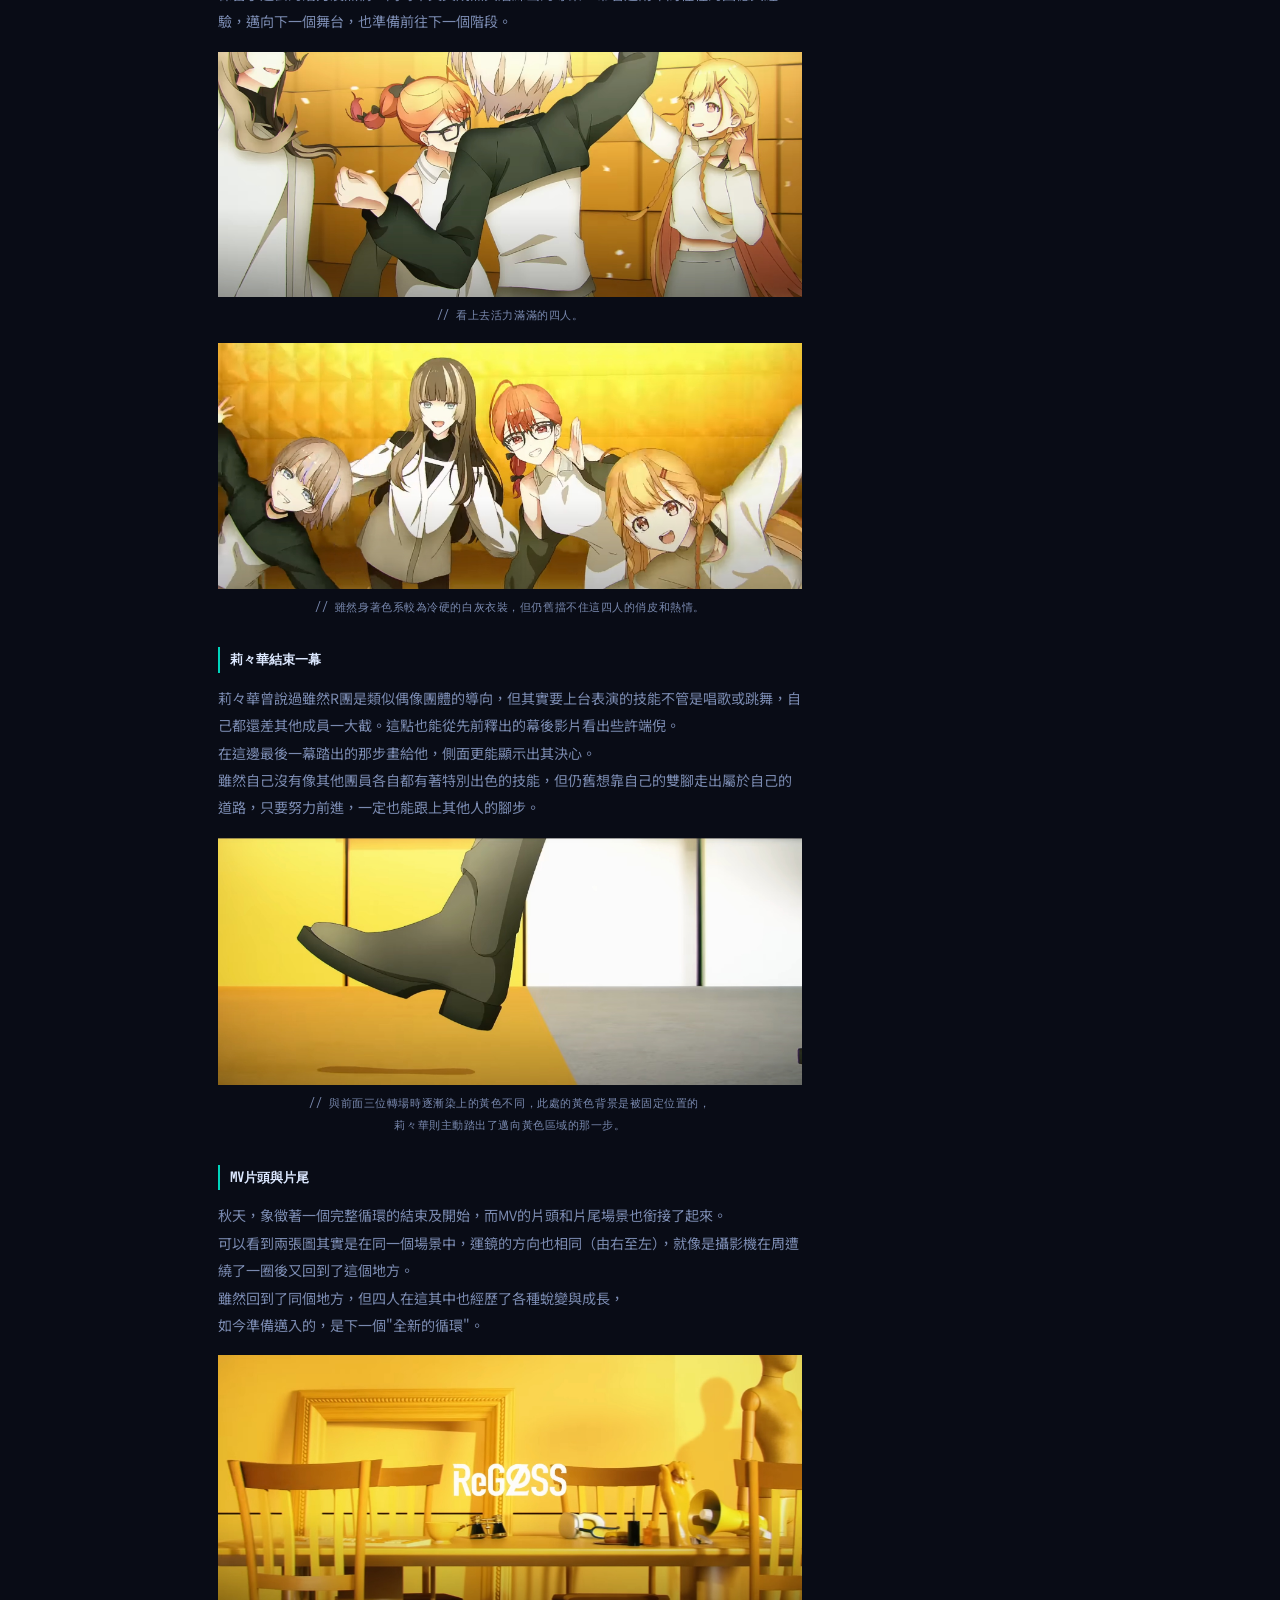
<file: Articles/article架構.html>
<!doctype html>
<html lang="zh-Hant" data-theme="dark">
  <head>
    <meta charset="UTF-8" />
    <meta name="viewport" content="width=device-width, initial-scale=1.0" />
    <title>MV考察：ReGLOSS - アワータイムイエロー</title>
    <link rel="stylesheet" href="../style.css" />
    <link rel="preconnect" href="https://fonts.googleapis.com" />
    <link rel="preconnect" href="https://fonts.gstatic.com" crossorigin />
    <!-- <style>
      .article-content .img-caption {
        font-family: "Share Tech Mono", monospace;
        font-size: 0.7rem;
        color: var(--text2);
        letter-spacing: 0.05em;
        margin-top: 8px;
        text-align: center;
      }
    </style> -->
  </head>
  <body>
    <!-- ── CURSOR ──────────────────────────────── -->
    <div class="cursor-dot" id="cursorDot"></div>
    <div class="cursor-ring" id="cursorRing"></div>

    <!-- ── EASTER EGG ──────────────────────────── -->
    <div id="easterEgg">
      <div class="egg-terminal">
        <div class="egg-titlebar">
          <div class="egg-dot" style="background: #ff5555"></div>
          <div class="egg-dot" style="background: #f1fa8c"></div>
          <div class="egg-dot" style="background: #50fa7b"></div>
          <span class="egg-titlebar-label">gk_terminal — bash · 80×24</span>
        </div>
        <div class="egg-body">
          <div class="egg-line">$ cat /home/gk/.hidden/message.txt</div>
          <hr class="egg-sep" />
          <div class="egg-line white">嘿，你找到了。</div>
          <div class="egg-line dim">不是每個人都會嘗試 Konami Code 的。</div>
          <div class="egg-line"></div>
          <div class="egg-line highlight">
            既然你這麼有心，就給你看些隱藏數據：
          </div>
          <div class="egg-line"></div>
          <div class="egg-line dim">// 真實技能評比（勿外傳）</div>
          <div class="egg-line">深夜發呆能力 ★★★★★ (MAX)</div>
          <div class="egg-line">假裝很忙的技術 ★★★★☆</div>
          <div class="egg-line">最後一刻才開始 ★★★★★ (MAX)</div>
          <div class="egg-line">把一切都做完 ★★★☆☆ (進行中)</div>
          <div class="egg-line"></div>
          <div class="egg-line red-txt">
            ⚠ WARNING: 此訊息在你關閉視窗後將不復存在。
          </div>
          <div class="egg-line dim">── 感謝你的造訪。繼續探索吧。</div>
          <span class="egg-close" id="eggClose">[ 關閉終端機 ]</span>
        </div>
      </div>
    </div>

    <!-- ── SYSTEM PANEL ─────────────────────────── -->
    <button id="sysPanelToggle" title="系統監控面板">SYS</button>
    <div id="sysContent">
      <div class="sys-title">// SYSTEM MONITOR</div>
      <div class="sys-row">
        <span class="sys-label">TIME</span
        ><span class="sys-val" id="sysTime">--:--:--</span>
      </div>
      <div class="sys-row">
        <span class="sys-label">LOCATION</span
        ><span class="sys-val">TW / TPE</span>
      </div>
      <div class="sys-row">
        <span class="sys-label">WEATHER</span
        ><span class="sys-val">☁ 24°C</span>
      </div>
      <hr class="sys-divider" />
      <div class="sys-bar-wrap">
        <div class="sys-row">
          <span class="sys-label">CPU TEMP</span
          ><span class="sys-val" id="sysCpu">68°C</span>
        </div>
        <div class="sys-bar">
          <div class="sys-bar-fill" id="sysCpuBar" style="width: 68%"></div>
        </div>
      </div>
      <div class="sys-bar-wrap">
        <div class="sys-row">
          <span class="sys-label">MEMORY</span
          ><span class="sys-val" id="sysMem">6.2 GB</span>
        </div>
        <div class="sys-bar">
          <div class="sys-bar-fill" id="sysMemBar" style="width: 52%"></div>
        </div>
      </div>
      <hr class="sys-divider" />
      <div class="sys-title">// GK_STATUS.log</div>
      <div class="sys-bar-wrap">
        <div class="sys-row">
          <span class="sys-label">STUDY</span><span class="sys-val">62%</span>
        </div>
        <div class="sys-bar">
          <div class="sys-bar-fill" style="width: 62%"></div>
        </div>
      </div>
      <div class="sys-bar-wrap">
        <div class="sys-row">
          <span class="sys-label">CREATE</span><span class="sys-val">88%</span>
        </div>
        <div class="sys-bar">
          <div class="sys-bar-fill" style="width: 88%"></div>
        </div>
      </div>
      <div class="sys-bar-wrap">
        <div class="sys-row">
          <span class="sys-label">SLEEP</span
          ><span class="sys-val warn">31%</span>
        </div>
        <div class="sys-bar">
          <div
            class="sys-bar-fill"
            style="
              width: 31%;
              background: linear-gradient(90deg, var(--yellow), var(--red));
            "
          ></div>
        </div>
      </div>
    </div>

    <!-- ── NAVIGATION ───────────────────────────── -->
    <nav>
      <div class="nav-inner">
        <a href="../index.html" class="logo">GK的雜物堆</a>
        <div class="nav-links">
          <a href="../work.html" class="nav-link">Works</a>
          <a href="../blog.html" class="nav-link active">Blog</a>
          <a href="../now.html" class="nav-link">Now</a>
          <a href="../about.html" class="nav-link">About</a>
          <button class="nav-icon-btn" id="soundBtn" title="開啟環境音">
            ♩
          </button>
          <button class="nav-icon-btn" id="themeToggle" title="切換主題">
            ☽
          </button>
        </div>
      </div>
    </nav>

    <!-- ── MAIN ─────────────────────────────────── -->
    <main>
      <!-- Hero Image -->
      <div class="article-hero">
        <img
          src="./Pic/HourTimeYellow/HTY_BG.jpg"
          alt="アワータイムイエローMV封面"
        />
        <div
          style="
            width: 100%;
            height: 320px;
            background: linear-gradient(
              135deg,
              #162a45 0%,
              #0a1020 60%,
              #1a0a30 100%
            );
            display: flex;
            align-items: center;
            justify-content: center;
          "
        >
          <span
            style="
              font-family: var(--mono);
              font-size: 0.72rem;
              color: var(--text-sub);
            "
            >[文章主視覺圖]</span
          >
        </div>
        <div class="article-hero-gradient"></div>
      </div>

      <!-- Article Layout -->
      <div class="article-layout">
        <!-- LEFT: Article Content -->
        <article>
          <!-- Header -->
          <div class="article-header">
            <div class="article-header-cat">Hololive · MV考察</div>
            <h1 class="article-header-title">
              MV考察：ReGLOSS - アワータイムイエロー<br /><span
                style="color: var(--cyan)"
                >// 迎接未來的轉折點</span
              >
            </h1>
            <div class="article-header-sub">
              歷經兩年蛻變，全新的ReGLOSS此刻登場。
            </div>
            <div class="article-meta">
              <span>📅 2026.04.06</span>
              <span>⏱ 預計閱讀 18 分鐘</span>
              <span>✍ GK</span>
            </div>
          </div>

          <!-- 前言 -->
          <div class="article-section" id="sec-intro">
            <div class="article-section-title">前言</div>
            <div class="article-content">
              做為第一次寫網站，我該拿出來（或者說只能拿出來）的文章絕對就是這篇了。<br />
              耗費約7小時觀察MV細節，4小時做紀錄、分析，並寫下這篇文章。不敢說自己分析得有多好，或者有多精準，但投入在其中的心意絕對是最真實的。
            </div>
          </div>

          <!-- 主旨 -->
          <div class="article-section" id="sec-main">
            <div class="article-section-title">主要分析</div>
            <div class="article-content">
              <h3>整體 MV 背景</h3>
              <p>
                不管是色彩、衣裝或是環境都可以看出MV很明顯的被分成了前後兩個部分。
                而由四人從前半的活潑系衣裝，到後半的成熟打扮也可得知MV中的整體時間線是從過去
                → 現在劃分的，<br />
                色彩上也有很強烈的對比：前半部以黃色和亮色為主，後半則是近乎全白灰的色調。
                黃色通常被視為是光線、活力的象徵；白灰色除了有專業感以外，同時也帶有單調、冷淡的氣息在。<br />
                能看出後半的四人除了衣裝都是白色系以外，衣服與髮型也比前半成熟許多，視覺上有種收斂感，相較之下前半的打扮則明顯帶有活潑跟陽光的氣息。
                髮型部分也是採用最原始的設計。
              </p>
              <p>
                根據MV發布日期(9/13)與R團出道日(9/9、10)相近這點，MV中的打扮轉變可以視為是ReGLOSS完整迎來兩周年後的模樣。<br />
                與先前青澀、稚氣的模樣不同，
                歷經兩年後他們已經變得更成熟，各方面也都成長了許多。
              </p>

              <div class="img-block">
                <img src="Pic/HourTimeYellow/HTY_01.png" alt="MV內截圖" />
              </div>

              <p class="img-caption">
                // 近收尾處的MV截圖，能看出四人的衣裝皆為白灰色，打扮成熟許多。
              </p>

              <h3>關於MV中的色彩</h3>
              <p>
                稍微提一嘴關於三原色的概念。<br />
                三原色光模式，顧名思義就是RGB系統。將紅、綠、藍三種顏色的色光以不同的比例相加混色所形成，三種色光重疊到的地方則會形成純白色的光。<br />
                各位是否有遇過這種狀況，或者聽別人提過：自己的物品被太陽曬到褪色。至於衣服也不例外，在太陽下照久了也容易讓布料褪色。<br />
                回到MV，這可以用來解釋後半部近乎純白灰色的色調 ——
                ReGLOSS本就是個音樂導向團體。上舞台的機率比起其他人高出許多，而舞台上一定會有打光設備。在表演的同時雖然成長了不少，但同時也被台上的強烈燈光照耀到失去了自己的色彩。<br />
                後半部的面部表情相較前半也有些緊繃。雖然他們都會正視鏡頭，但眼神卻總像是穿透鏡頭，甚至穿透觀眾，給人一種空洞感。
              </p>

              <div class="img-block">
                <img
                  src="Pic/HourTimeYellow/HTY_02.png"
                  alt="MV內截圖"
                  object-fit:
                  cover;
                />
              </div>
              <p class="img-caption">
                //
                らでん近面對鏡頭的截圖，應該算是整部MV中眼神最明顯空洞的一幕。
              </p>

              <h3>らでん部分</h3>
              <p>
                前半段的らでん拿著手持的微距望遠鏡，這種望遠鏡通常用於觀賞畫作的細節部分，但らでん卻是拿著望遠鏡坐在類似電影院的地方。<br />
                這裡可以解讀成初期らでん的狀態。雖然有著很專業的東西（望遠鏡→對應藝術專門知識），卻因為尚未熟悉這個圈子，無法順利使用手中的工具。（前期尚未確立風格時的狀況）<br />
                而透過貓眼向外看的這一幕，在外面有動靜時先去查看貓眼，表示你不確定門外有什麼，感到不安、未知。但會查看，也就代表你好奇著外面有什麼東西。<br />
                這個動作同時透露出了對外界（Vtuber這個圈子）的好奇及不安感。後面也沒有出現任何開門的動作，代表不確定這樣的自己是否能夠打開門迎接外面的一切。
              </p>

              <div class="img-block">
                <img
                  src="Pic/HourTimeYellow/HTY_Raden01.png"
                  alt="MV內截圖"
                  object-fit:
                  cover;
                />
              </div>
              <p class="img-caption">
                // らでん拿著觀賞畫作的望遠鏡坐在電影院的椅子上。
              </p>

              <div class="img-block">
                <img
                  src="Pic/HourTimeYellow/HTY_Raden02.png"
                  alt="MV內截圖"
                  object-fit:
                  cover;
                />
              </div>
              <p class="img-caption">// らでん往貓眼向外查看一幕。</p>
              <p>
                來到後半，らでん站在畫框後被一大堆攝影機與麥克風對準的畫面。<br />
                被攝影機當成焦點，說明他已經從觀看者轉為被觀看者（開始直播），畫框的存在表明已經確立出自己的風格（藝術型Vtuber），但後面的畫面卻逐漸拉近，以不太舒適的距離聚焦在拉電臉上。<br />
                後面幾幕能從肢體動作看出拉電其實有些不自在，而畫面拉近後，原本框住拉電的畫框則早已消失在鏡頭範圍外。
              </p>
              <div class="highlight">
                讓自己受限的究竟是畫框外的鏡頭 或是自己造出的那個畫框？
              </div>
              <div class="img-block">
                <img
                  src="Pic/HourTimeYellow/HTY_Raden03.png"
                  alt="MV內截圖"
                  object-fit:
                  cover;
                />
              </div>
              <p class="img-caption">
                // らでん站在畫框後，畫面周圍則是數台對準らでん的攝影機。
              </p>

              <div class="img-block">
                <img
                  src="Pic/HourTimeYellow/HTY_Raden04.png"
                  alt="MV內截圖"
                  object-fit:
                  cover;
                />
              </div>
              <p class="img-caption">
                //
                面對拍攝的らでん做出明顯的閃避轉頭動作，同時這個拍攝距離也無法看見先前的畫框。
              </p>

              <h3>はじめ部分</h3>
              <p>
                前半段的はじめ，有時小到可以躺在茶杯裡，有時又大到可以望向整個場景。<br />
                雖然不太明顯，但這裡身體的時大時小隱約點出了這部分：以大部分角度來說，自己擅長的舞蹈無法、或極難成為主角（把自我縮得比茶杯還小），但內心又矛盾的期望自己能夠靠著舞蹈站上C位（身體長得比場景還大）。
              </p>

              <div class="img-block">
                <img
                  src="Pic/HourTimeYellow/HTY_Hajime01.png"
                  alt="MV內截圖"
                  object-fit:
                  cover;
                />
              </div>
              <p class="img-caption">// はじめ斜躺在茶杯內一幕。</p>

              <div class="img-block">
                <img
                  src="Pic/HourTimeYellow/HTY_Hajime02.png"
                  alt="MV內截圖"
                  object-fit:
                  cover;
                />
              </div>
              <p class="img-caption">
                //
                由窗戶和頭部的比例可看出此處的はじめ身體大小與場景相比非常懸殊。
              </p>

              <p>
                畫面切到後半，此時的はじめ已經可以僅用指尖捏起茶杯。<br />
                但可以看到此處手指與茶杯的比例非常懸殊，若是手指再用力一些，茶杯很可能就會應聲碎裂。而はじめ視線的角度與其說是觀察，更像是在"審視"這個茶杯。
                再來則是はじめ前半段曾望向的廊道，可以看到右側多出了一扇門（已經來到了這個以前嚮往的地方），但他此時身體的比例依舊與場景不合，後面的身材變化也更加劇，甚至被場景受限到無法做出任何肢體動作的狀態。<br />
                如果有走過地下街的人應該知道，很多舞蹈團體、或是學校熱舞社的學生很常會出沒在此類地方練舞，除了空間大以外，同時也能增加自己團體的曝光度。<br />
              </p>

              <div class="highlight">
                持續加強自己的長處，接著回頭審視。
                舞蹈有了，曝光也有了，那下一步該怎麼走？
              </div>

              <div class="img-block">
                <img
                  src="Pic/HourTimeYellow/HTY_Hajime03.png"
                  alt="MV內截圖"
                  object-fit:
                  cover;
                />
              </div>
              <p class="img-caption">
                //
                はじめ捏起茶杯一幕。雖然色調不同，但由外觀仍可看出是前半段出現過的那個茶杯。
              </p>

              <div class="img-block">
                <img
                  src="Pic/HourTimeYellow/HTY_Hajime04.png"
                  alt="MV內截圖"
                  object-fit:
                  cover;
                />
              </div>
              <p class="img-caption">
                //
                可從窗戶看出此處為先前はじめ望向的那個廊道，其身旁則多出了一道木門。
              </p>

              <div class="img-block">
                <img
                  src="Pic/HourTimeYellow/HTY_Hajime05.png"
                  alt="MV內截圖"
                  object-fit:
                  cover;
                />
              </div>
              <p class="img-caption">
                //
                可明顯看出はじめ的身體大小已與場景不符，肢體幾乎是無法動彈的狀態。
              </p>

              <h3>莉々華部分</h3>
              <p>
                這段最吸睛的應該是那罐黃色指甲油了，莉々華則在下一幕推了一整車化妝品。<br />
                限界飯、發酒瘋，各種渾沌行為樣樣來。前期的莉々華比起建立人設，說是"做自己"可能更精準一些，用舒適的方式包裝自己（自己挑的化妝品）。
                這段同時閃過大量莉々華手中拿著一面鏡子的片段。雖然擁有大量、多樣的化妝品，但由於拿著鏡子，即便成分複雜也能夠自己隨時檢查狀態（行為都還在尚未逾矩的範圍內）。
              </p>

              <div class="img-block">
                <img
                  src="Pic/HourTimeYellow/HTY_Ririka01.png"
                  alt="MV內截圖"
                  object-fit:
                  cover;
                />
              </div>
              <p class="img-caption">// 整段最吸睛的黃色指甲油。</p>

              <div class="img-block">
                <img
                  src="Pic/HourTimeYellow/HTY_Ririka02.png"
                  alt="MV內截圖"
                  object-fit:
                  cover;
                />
              </div>
              <p class="img-caption">
                //
                莉々華手握鏡子照向自己一幕。在這段中也有閃過許多近乎相同的畫面。
              </p>

              <p>
                畫面轉到後半段，此處可以看到莉々華被塗有黃色指甲油的模型手抓著，後續鏡頭也停留在莉々華坐在原位被服務的畫面。<br />
                這裡可以解釋為後期需要做的事開始多了起來，不能再像以前那樣隨意、奔放（所有事情都在原位上完成），許多事務也已經被安排進固定的行程（側邊有手在幫莉々華打理）。
                而雖然化妝、打扮這些東西仍舊有被排入，但已經無法由自己掌控了，甚至連自己挑的黃色指甲油都不是自己親手塗的。<br />
                後半段也完全不見鏡子的蹤影，四周取而代之的是大量無法反光的布料，也就更別提要映照出自己的臉了。
              </p>

              <div class="highlight">
                逐漸成為人設中的模樣，但還看得見真實的自己嗎？
              </div>

              <div class="img-block">
                <img
                  src="Pic/HourTimeYellow/HTY_Ririka03.png"
                  alt="MV內截圖"
                  object-fit:
                  cover;
                />
              </div>
              <p class="img-caption">
                //
                莉々華被塗著黃色指甲油的模型手抓住一幕。注意此處模型手的動作與先前握著黃色指甲油的手一模一樣。
              </p>

              <div class="img-block">
                <img
                  src="Pic/HourTimeYellow/HTY_Ririka04.png"
                  alt="MV內截圖"
                  object-fit:
                  cover;
                />
              </div>
              <p class="img-caption">
                //
                畫面四周有許多手在幫莉々華打理，右下角也出現了先前的黃色指甲油。
              </p>

              <div class="img-block">
                <img
                  src="Pic/HourTimeYellow/HTY_Ririka05.png"
                  alt="MV內截圖"
                  object-fit:
                  cover;
                />
              </div>
              <p class="img-caption">
                //
                莉々華斜靠在大量布料堆中。此處甚至連背後的牆壁都被畫成稜角狀，即便能反射但也無法照清全貌。
              </p>

              <h3>奏部分</h3>
              <p>
                前半段的奏望著玻璃後的假人展示架，下一幕則坐在階梯上聽著音樂。<br />
                錄音室內通常會有兩間房間，一間裡面有麥克風架供歌手使用，另一間有處理混音的電腦及其他設備。兩個房間中間則會隔著一片玻璃窗戶，方便混音師監控錄音室內的情況。<br />
                此處可以將另一側的場景視為舞台（展示性質、錄音室內錄音唱歌），奏戴著耳機，嚮往著玻璃片後的另一片光景（想成為正式歌手，展示出自己的特長），而樓梯一幕的開放場景也揭示了他這時還待在外面的空間。
              </p>

              <div class="img-block">
                <img
                  src="Pic/HourTimeYellow/HTY_Kanade01.png"
                  alt="MV內截圖"
                  object-fit:
                  cover;
                />
              </div>
              <p class="img-caption">
                // 奏望向展示窗內一幕。可以看到內部擺放著數個假人模型。
              </p>

              <div class="img-block">
                <img
                  src="Pic/HourTimeYellow/HTY_Kanade02.png"
                  alt="MV內截圖"
                  object-fit:
                  cover;
                />
              </div>
              <p class="img-caption">
                //
                奏戴著耳機坐在階梯上。大量背光的背景可判斷此處為開放式空間，並非室內階梯。
              </p>

              <p>
                來到後半段，這時的奏已經進入了室內的場景。<br />
                此處有個小細節，從先前莉々華拿著的鏡子反射中可以看到玻璃窗外的奏是有影子的，但在後半段玻璃窗內的奏卻沒有任何影子。雖然成為了理想中的模樣，但卻沒有一併把自己帶過來（影子淡化/消失），<br />
                而在更後面的場景中則有比前面更多的假人展示架，奏的身體動作與先前相比看上去也更僵硬，逐漸與一旁的假人同化。
              </p>

              <div class="highlight">
                清脆的歌聲使其能夠與他人平起平坐，但能夠在那抑揚頓挫中增添更多的個人色彩嗎？
              </div>

              <div class="img-block">
                <img
                  src="Pic/HourTimeYellow/HTY_Kanade03.png"
                  alt="MV內截圖"
                  object-fit:
                  cover;
                />
              </div>
              <p class="img-caption">
                // 由兩側光線差異和影子方向，可看出此時的奏已經身處室內空間。
              </p>

              <div class="img-block">
                <img
                  src="Pic/HourTimeYellow/HTY_Kanade04.png"
                  alt="MV內截圖"
                  object-fit:
                  cover;
                />
              </div>
              <p class="img-caption">
                //
                從鏡子反射中可以明顯看到室外的奏是有影子的，但在室內的奏腳下卻沒有任何影子。（可與上圖比對）
              </p>

              <div class="img-block">
                <img
                  src="Pic/HourTimeYellow/HTY_Kanade05.png"
                  alt="MV內截圖"
                  object-fit:
                  cover;
                />
              </div>
              <p class="img-caption">
                //
                由奏動作上可以明顯看出並非放鬆狀態，而是僵硬的站立著。站姿也與一旁的假人相近。
              </p>

              <h3>轉折處</h3>
              <p>
                整部MV中我最喜歡的就是這個轉折的畫面。<br />
                最前面有提到，整部MV被分割為過去和現在兩個時間。身處白色空間的四人已經處於褪色，淡化的狀態，過去時間段的四人則出手做出了這個轉折。
              </p>

              <p>
                らでん這邊已經沒有任何嘗試閃躲鏡頭的動作，只是靜靜地低頭站在畫框前任由攝影機拍攝。<br />
                此時過去的らでん一把將黃色簾子拉起，並將畫框、攝影機與らでん隔開。
              </p>

              <p>
                <strong
                  >你是個藝術品般的存在，但請別只把自己當成"藝術品"。</strong
                >
              </p>

              <div class="img-block">
                <img
                  src="Pic/HourTimeYellow/HTY_03.png"
                  alt="MV內截圖"
                  object-fit:
                  cover;
                />
              </div>
              <p class="img-caption">
                // 黃色布簾被拉起，注意此處的布簾並沒有把畫框一併遮住。
              </p>

              <p>
                はじめ則是呈現接近雙手抱胸蜷縮的狀態。雖然可以看到一旁其實還有空間，但因為身體大小（高度）已經與空間相近，實際上也不太能改變姿勢。<br />
                這邊過去的はじめ則是直接將整個屋頂給拿起來。
              </p>

              <p>
                <strong
                  >繼續以舞蹈朝著更遠大的目標前進吧，你不該只是侷限在這。</strong
                >
              </p>

              <div class="img-block">
                <img
                  src="Pic/HourTimeYellow/HTY_04.png"
                  alt="MV內截圖"
                  object-fit:
                  cover;
                />
              </div>
              <p class="img-caption">
                //
                はじめ原本身處的廊道此時變成了一個盒子般的空間，天花板則如蓋子般被從外拿起。
              </p>

              <p>
                莉々華這裡則是半坐半躺在布料堆裡的姿勢。<br />
                椅子坐久雙腳會退化，再久一點甚至會讓人忘了自己是否還能夠走路。而過去的莉々華在這裡硬是一手把人給拉了起來。
              </p>

              <p>
                <strong>不想再看看更多模樣的自己嗎？一起走吧！</strong>
              </p>

              <div class="img-block">
                <img
                  src="Pic/HourTimeYellow/HTY_05.png"
                  alt="MV內截圖"
                  object-fit:
                  cover;
                />
              </div>
              <p class="img-caption">
                //
                從半坐躺的姿勢被一把拉起的莉々華。個人很喜歡MV這邊的動態描寫，很有張力。
              </p>

              <p>
                奏這裡就是靜靜地站在原地，看上去也沒有任何要走動或是變動姿勢的跡象。<br />
                過去的奏則從身後出現，一把抱了上去。
              </p>

              <p>
                <strong>嘿──也換個姿勢吧！你可是有血有肉的人類呢。</strong>
              </p>

              <div class="img-block">
                <img
                  src="Pic/HourTimeYellow/HTY_06.png"
                  alt="MV內截圖"
                  object-fit:
                  cover;
                />
              </div>
              <p class="img-caption">
                //
                其實比起擁抱更像是飛撲，力道之大甚至讓現在的奏原本站立的姿勢向前傾了一些。
              </p>

              <h3>四人各自結尾</h3>
              <p>接近結束的部分也很值得細品。</p>

              <p>
                這時的兩個らでん是面對面的模樣，已經不再是先前透過望遠鏡或貓眼查看的狀態了。現在的らでん臉上表情相較之前也放鬆許多。<br />
                而在這之前有一個像是向上甩開的轉場，可以視為是先前圍繞在四周的攝影機已經被拋開（遠離那些不知本意為何的視線，只專注在自己身上）。
              </p>

              <div class="img-block">
                <img
                  src="Pic/HourTimeYellow/HTY_Raden05.png"
                  alt="MV內截圖"
                  object-fit:
                  cover;
                />
              </div>
              <p class="img-caption">
                //
                兩人正式的面對面。此處的畫面有向上甩開，但由於靜態截圖無法看得很明顯。
              </p>

              <div class="img-block">
                <img
                  src="Pic/HourTimeYellow/HTY_Raden06.png"
                  alt="MV內截圖"
                  object-fit:
                  cover;
                />
              </div>
              <p class="img-caption">
                // 畫面拉近到現在らでん的臉部，表情充滿安心與輕盈。
              </p>

              <p>
                奏這邊與之前的隔著玻璃對視不同，兩人直接抱在一起。<br />
                除了找回自我的意象以外，這裡也可以解讀為聽眾vs歌者的角色（自己就是自己的聽眾），現在的奏在擁抱之後也露出了安心的表情。
              </p>

              <div class="img-block">
                <img
                  src="Pic/HourTimeYellow/HTY_Kanade06.png"
                  alt="MV內截圖"
                  object-fit:
                  cover;
                />
              </div>
              <p class="img-caption">
                // 兩人相擁一幕，背景的黃色則從過去的奏方向延伸，很有意境。
              </p>

              <div class="img-block">
                <img
                  src="Pic/HourTimeYellow/HTY_Kanade07.png"
                  alt="MV內截圖"
                  object-fit:
                  cover;
                />
              </div>
              <p class="img-caption">
                //
                後面鏡頭拉近，奏的臉部表情與先前的肢體緊繃不同，有種放下重擔的感覺。
              </p>

              <p>
                兩個はじめ則是直接躺在了地板看向天空。<br />
                身體活動到極限時，第一個反應一定會是想直接躺下，看向天空的這個動作也與先前的空間做出了對比（那時候的天花板是被封閉起來的）。<br />
                而從俯視的畫面中也能看見現在的はじめ姿勢比較不自然，側面也能顯示出他在之前的空間中待了多長時間。
              </p>

              <div class="img-block">
                <img
                  src="Pic/HourTimeYellow/HTY_Hajime06.png"
                  alt="MV內截圖"
                  object-fit:
                  cover;
                />
              </div>
              <p class="img-caption">// 兩人躺在地上仰望一幕。</p>

              <div class="img-block">
                <img
                  src="Pic/HourTimeYellow/HTY_Hajime07.png"
                  alt="MV內截圖"
                  object-fit:
                  cover;
                />
              </div>
              <p class="img-caption">
                //
                注意下方（也就是現在）的はじめ腿部相較過去的はじめ擺放較不自然，與前面的小空間（抱膝坐姿）相呼應。
              </p>

              <p>
                莉々華則是被過去的自己猛力推了一把。<br />
                人在久坐/躺後站起來會有段CD時間，此時會覺得自己的腳和身體有些不聽使喚。這裡可以與前面的動作做出連貫解釋：<br />
                我已經拉了你一把，而既然你能站起來的話，那接下來該是你自己向前邁進的時候了。
              </p>

              <div class="img-block">
                <img
                  src="Pic/HourTimeYellow/HTY_Ririka06.png"
                  alt="MV內截圖"
                  object-fit:
                  cover;
                />
              </div>
              <p class="img-caption">
                //
                截得不太明顯，但這邊的作畫也非常有動態感，過去的莉々華真的推很大力XD
              </p>

              <h3>團體收尾</h3>
              <p>
                雖然結尾處的四人仍穿著白色服裝，但從背景染上的黃色以及表情、肢體動作可以看出，此時的他們已經不是過去或現在任一時間的他們，而是"準備邁向未來的他們"。<br />
                保留了過去的活力及熱情，同時不失其成熟與磨練出的專業，帶著這兩年間種種的回憶與經驗，邁向下一個舞台，也準備前往下一個階段。
              </p>

              <div class="img-block">
                <img
                  src="Pic/HourTimeYellow/HTY_07.png"
                  alt="MV內截圖"
                  object-fit:
                  cover;
                />
              </div>
              <p class="img-caption">// 看上去活力滿滿的四人。</p>

              <div class="img-block">
                <img
                  src="Pic/HourTimeYellow/HTY_08.png"
                  alt="MV內截圖"
                  object-fit:
                  cover;
                />
              </div>
              <p class="img-caption">
                //
                雖然身著色系較為冷硬的白灰衣裝，但仍舊擋不住這四人的俏皮和熱情。
              </p>

              <h3>莉々華結束一幕</h3>
              <p>
                莉々華曾說過雖然R團是類似偶像團體的導向，但其實要上台表演的技能不管是唱歌或跳舞，自己都還差其他成員一大截。這點也能從先前釋出的幕後影片看出些許端倪。<br />
                在這邊最後一幕踏出的那步畫給他，側面更能顯示出其決心。<br />
                雖然自己沒有像其他團員各自都有著特別出色的技能，但仍舊想靠自己的雙腳走出屬於自己的道路，只要努力前進，一定也能跟上其他人的腳步。
              </p>

              <div class="img-block">
                <img
                  src="Pic/HourTimeYellow/HTY_09.png"
                  alt="MV內截圖"
                  object-fit:
                  cover;
                />
              </div>
              <p class="img-caption">
                //
                與前面三位轉場時逐漸染上的黃色不同，此處的黃色背景是被固定位置的，<br />
                莉々華則主動踏出了邁向黃色區域的那一步。
              </p>

              <h3>MV片頭與片尾</h3>
              <p>
                秋天，象徵著一個完整循環的結束及開始，而MV的片頭和片尾場景也銜接了起來。<br />
                可以看到兩張圖其實是在同一個場景中，運鏡的方向也相同（由右至左），就像是攝影機在周遭繞了一圈後又回到了這個地方。<br />
                雖然回到了同個地方，但四人在這其中也經歷了各種蛻變與成長，<br />
                如今準備邁入的，是下一個"全新的循環"。
              </p>

              <div class="img-block">
                <img
                  src="Pic/HourTimeYellow/HTY_10.png"
                  alt="MV內截圖"
                  object-fit:
                  cover;
                />
              </div>
              <p class="img-caption">// MV片頭截圖。</p>

              <div class="img-block">
                <img
                  src="Pic/HourTimeYellow/HTY_11.png"
                  alt="MV內截圖"
                  object-fit:
                  cover;
                />
              </div>
              <p class="img-caption">
                // MV片尾截圖，可以看到此處背景物品擺放與片頭是一模一樣的。
              </p>
            </div>
          </div>

          <!-- 後記 -->
          <div class="article-section" id="sec-ending">
            <div class="article-section-title">後記</div>
            <div class="article-content">
              <p>
                其實連我自己都沒預料到會寫這麼多XD。<br />
                記得當時是在YT的留言區下看到幾則關於MV的猜想，後來仔細一看發現煞有其事，加上自己又觀察出一些留言內沒提到的細節，於是就這麼一股腦地栽進去了。<br />
                只記得有一整個晚上都在瘋狂拉MV時間軸看細節，又花了一個晚上把觀察到的細節全打出來，接著就變成3000字長心得了（？）<br />
                不過以往都是看別人的解說，這是第一次自己寫解析文，如果有解釋不一的地方還請見諒！
              </p>
            </div>
          </div>
        </article>

        <!-- RIGHT: Sidebar -->
        <aside class="article-sidebar">
          <!-- Table of Contents -->
          <div class="sidebar-card">
            <div class="sidebar-title">// TABLE OF CONTENTS</div>
            <a
              class="toc-item active"
              href="#sec-intro"
              onclick="setActive(this)"
              >§ 前言</a
            >
            <a class="toc-item" href="#sec-main" onclick="setActive(this)"
              >§ 主要分析</a
            >
            <a class="toc-item" href="#sec-ending" onclick="setActive(this)"
              >§ 後記</a
            >
          </div>

          <!-- Back Button -->
          <div class="sidebar-card">
            <a href="blog.html" class="back-btn">← 返回文章列表</a>
          </div>

          <!-- Article Info -->
          <div class="sidebar-card">
            <div class="sidebar-title">// ARTICLE INFO</div>
            <div
              style="
                font-family: var(--mono);
                font-size: 0.62rem;
                color: var(--text-sub);
                line-height: 2;
              "
            >
              <div>作者 &nbsp;&nbsp;&nbsp;GK</div>
              <div>日期 &nbsp;&nbsp;&nbsp;2026.04.06</div>
              <div>分類 &nbsp;&nbsp;&nbsp;Hololive</div>
              <div>字數 &nbsp;&nbsp;&nbsp;約 XXXX 字</div>
            </div>
          </div>
        </aside>
      </div>
      <!-- /article-layout -->
    </main>

    <!-- ── FOOTER ───────────────────────────────── -->
    <footer>
      <div class="footer-inner">
        <div class="footer-copy">
          © 2026 &nbsp;<span>GK</span>&nbsp; · Built with curiosity and too many
          late nights
        </div>
        <div class="footer-links">
          <a href="now.html">Now</a>
          <a href="about.html">About</a>
          <a href="https://github.com/ns-7414" target="_blank">GitHub</a>
        </div>
        <div class="footer-status">
          <div class="status-dot"></div>
          SYSTEM ONLINE
        </div>
      </div>
    </footer>

    <script src="../common.js"></script>
    <script>
      function setActive(el) {
        document
          .querySelectorAll(".toc-item")
          .forEach((i) => i.classList.remove("active"));
        el.classList.add("active");
      }

      /* Scroll-based TOC highlight */
      const sections = document.querySelectorAll(".article-section[id]");
      const tocItems = document.querySelectorAll(".toc-item");

      window.addEventListener(
        "scroll",
        () => {
          let current = "";
          sections.forEach((sec) => {
            if (window.scrollY >= sec.offsetTop - 100) current = sec.id;
          });
          tocItems.forEach((item) => {
            item.classList.toggle(
              "active",
              item.getAttribute("href") === "#" + current,
            );
          });
        },
        { passive: true },
      );
    </script>
  </body>
</html>
</file>
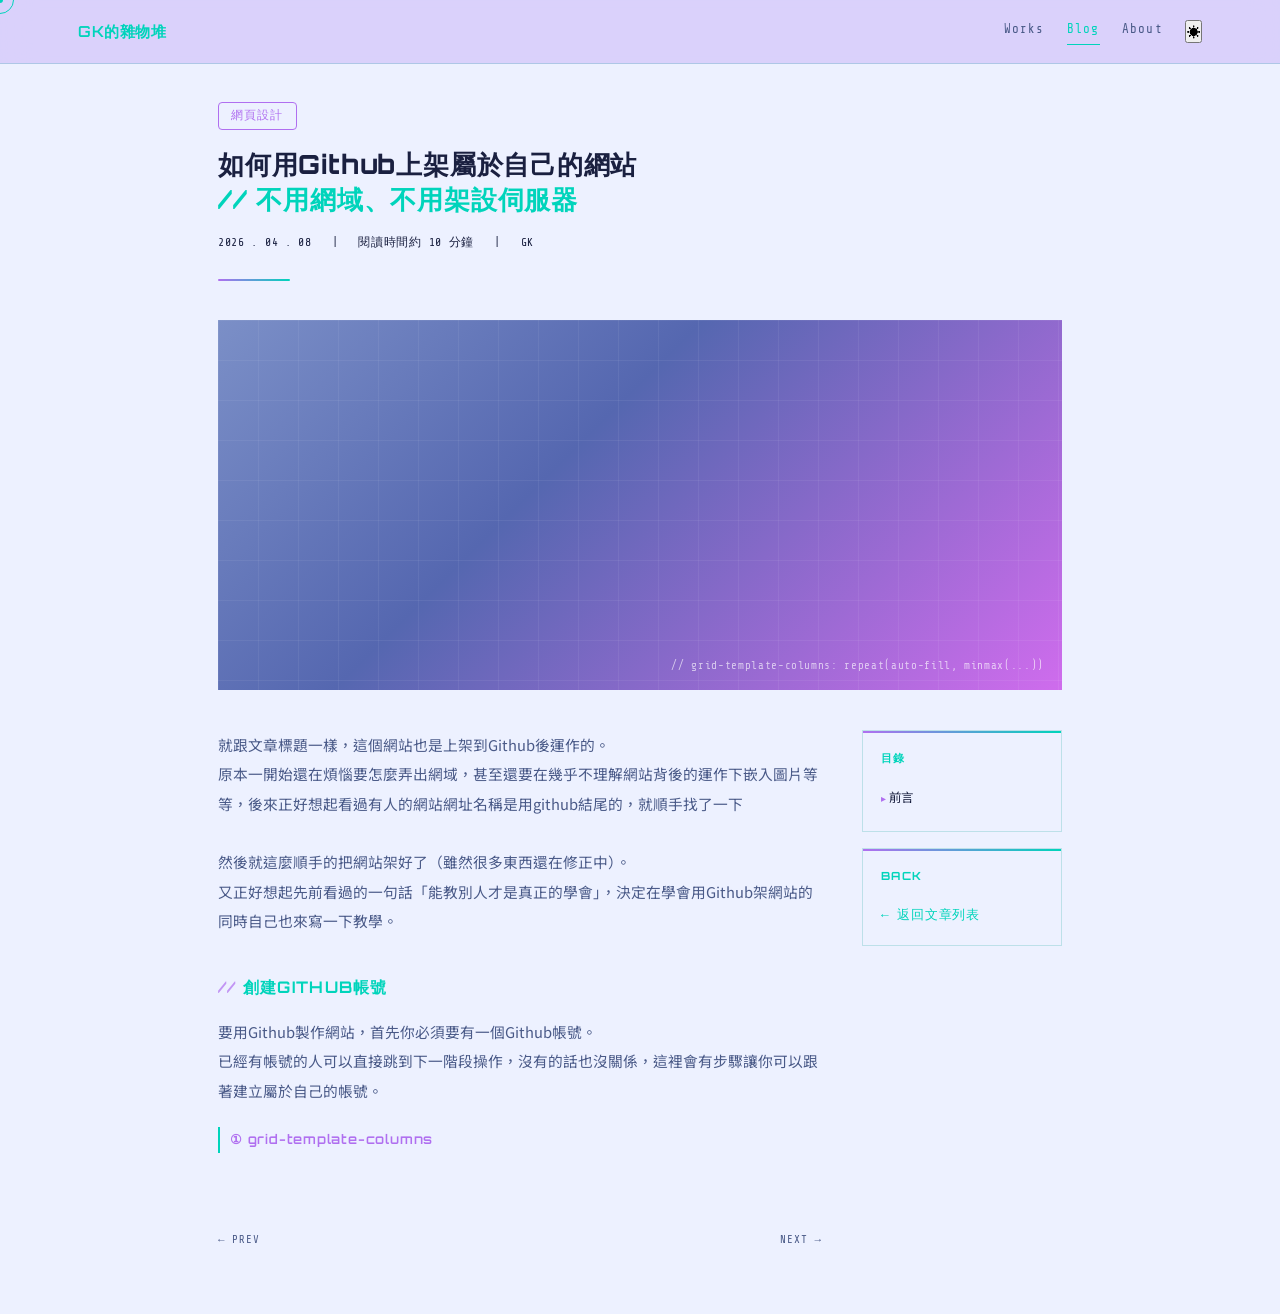
<file: Articles/Github技巧：如何用Github上架屬於自己的網站.html>
<!doctype html>
<html lang="zh-Hant" data-theme="light">
  <head>
    <meta charset="UTF-8" />
    <meta name="viewport" content="width=device-width, initial-scale=1.0" />
    <title>如何用Github上架屬於自己的網站</title>
    <link rel="stylesheet" href="../style.css" />
    <link rel="preconnect" href="https://fonts.googleapis.com" />
    <link rel="preconnect" href="https://fonts.gstatic.com" crossorigin />
    <style>
      .article-header {
        margin-bottom: 40px;
        padding-bottom: 28px;
        border-bottom: 1px solid var(--card2);
        position: relative;
      }
      .article-header::after {
        content: "";
        position: absolute;
        bottom: -1px;
        left: 0;
        width: 72px;
        height: 2px;
        background: linear-gradient(90deg, var(--purple), var(--cyan));
        border-radius: 2px;
      }
      .article-cat-tag {
        display: inline-block;
        font-family: "Share Tech Mono", monospace;
        font-size: 0.72rem;
        color: var(--purple);
        border: 1px solid var(--purple);
        padding: 3px 12px;
        border-radius: 4px;
        letter-spacing: 0.1em;
        text-transform: uppercase;
        margin-bottom: 16px;
      }
      .article-main-title {
        font-family: "Orbitron", monospace;
        font-size: 1.65rem;
        font-weight: 800;
        color: var(--text);
        letter-spacing: 0.03em;
        line-height: 1.35;
        margin-bottom: 16px;
      }
      .article-main-title .accent {
        color: var(--cyan);
      }
      .article-meta {
        display: flex;
        gap: 20px;
        align-items: center;
        font-family: "Share Tech Mono", monospace;
        font-size: 0.72rem;
        color: var(--text2);
        letter-spacing: 0.06em;
        flex-wrap: wrap;
      }
      .article-meta .sep {
        color: var(--card2);
      }

      .article-cover {
        width: 100%;
        aspect-ratio: 16/7;
        background: linear-gradient(
          135deg,
          #7b8fc7 0%,
          #5567b0 40%,
          #cf6ced 100%
        );
        border-radius: var(--r);
        overflow: hidden;
        margin-bottom: 40px;
        position: relative;
      }
      /* Grid pattern overlay on cover */
      .article-cover::before {
        content: "";
        position: absolute;
        inset: 0;
        background-image:
          linear-gradient(rgba(255, 255, 255, 0.06) 1px, transparent 1px),
          linear-gradient(90deg, rgba(255, 255, 255, 0.06) 1px, transparent 1px);
        background-size: 40px 40px;
      }
      .article-cover-caption {
        position: absolute;
        bottom: 14px;
        right: 18px;
        font-family: "Share Tech Mono", monospace;
        font-size: 0.68rem;
        color: rgba(255, 255, 255, 0.65);
        letter-spacing: 0.06em;
      }

      .article-body-wrap {
        display: grid;
        grid-template-columns: 1fr 200px;
        gap: 40px;
        align-items: start;
      }
      @media (max-width: 700px) {
        .article-body-wrap {
          grid-template-columns: 1fr;
        }
        .article-sidebar {
          order: -1;
        }
      }

      .article-content h2 {
        font-family: "Orbitron", monospace;
        font-size: 1rem;
        font-weight: 700;
        color: var(--cyan);
        letter-spacing: 0.08em;
        margin: 36px 0 14px;
        text-transform: uppercase;
      }
      .article-content h2::before {
        content: "// ";
        color: var(--purple);
        opacity: 0.7;
      }
      .article-content h3 {
        font-family: "Orbitron", monospace;
        font-size: 0.82rem;
        font-weight: 600;
        color: var(--purple);
        letter-spacing: 0.06em;
        margin: 22px 0 10px;
      }
      .article-content p {
        font-size: 0.92rem;
        color: var(--text2);
        line-height: 2;
        margin-bottom: 18px;
      }
      .article-content p strong {
        color: var(--text);
        font-weight: 600;
      }

      /* Code block */
      .code-block {
        background: var(--bg2);
        border-radius: var(--r-sm);
        padding: 20px 22px;
        margin: 24px 0;
        position: relative;
        border: 1px solid var(--card2);
        overflow-x: auto;
      }
      .code-block::before {
        content: attr(data-lang);
        position: absolute;
        top: 10px;
        right: 14px;
        font-family: "Share Tech Mono", monospace;
        font-size: 0.65rem;
        color: var(--purple);
        letter-spacing: 0.1em;
        text-transform: uppercase;
      }
      .code-block pre {
        font-family: "Share Tech Mono", monospace;
        font-size: 0.82rem;
        line-height: 1.75;
        color: var(--text);
        white-space: pre;
        margin: 0;
      }
      .code-kw {
        color: var(--purple);
      }
      .code-val {
        color: var(--cyan);
      }
      .code-str {
        color: #f0c060;
      }
      .code-cmt {
        color: var(--text2);
        font-style: italic;
      }
      .code-num {
        color: #69d2b5;
      }
      .code-prop {
        color: #c7a44a;
      }

      /* Visual demo grid */
      .demo-box {
        background: var(--card);
        border-radius: var(--r);
        padding: 20px;
        margin: 24px 0;
        border: 1px solid var(--card2);
      }
      .demo-label {
        font-family: "Share Tech Mono", monospace;
        font-size: 0.68rem;
        color: var(--text2);
        letter-spacing: 0.08em;
        text-transform: uppercase;
        margin-bottom: 14px;
      }
      .demo-grid-3 {
        display: grid;
        grid-template-columns: repeat(3, 1fr);
        gap: 8px;
      }
      .demo-grid-auto {
        display: grid;
        grid-template-columns: repeat(auto-fill, minmax(80px, 1fr));
        gap: 8px;
      }
      .demo-cell {
        height: 44px;
        border-radius: 6px;
        display: flex;
        align-items: center;
        justify-content: center;
        font-family: "Share Tech Mono", monospace;
        font-size: 0.68rem;
        color: rgba(255, 255, 255, 0.9);
        letter-spacing: 0.06em;
      }
      .demo-cell.c1 {
        background: rgba(207, 108, 237, 0.65);
      }
      .demo-cell.c2 {
        background: rgba(0, 188, 199, 0.65);
      }
      .demo-cell.c3 {
        background: rgba(61, 220, 115, 0.65);
      }
      .demo-cell.c4 {
        background: rgba(207, 108, 237, 0.35);
      }
      .demo-cell.span2 {
        grid-column: span 2;
      }

      .highlight {
        border-left: 3px solid var(--purple);
        padding: 14px 20px;
        background: var(--card);
        border-radius: 0 var(--r-sm) var(--r-sm) 0;
        margin: 24px 0;
        font-size: 0.9rem;
        color: var(--text);
        line-height: 1.9;
      }
      .highlight .quote-src {
        display: block;
        margin-top: 10px;
        font-family: "Share Tech Mono", monospace;
        font-size: 0.7rem;
        color: var(--purple);
        letter-spacing: 0.06em;
      }

      .tip-box {
        border-radius: var(--r-sm);
        padding: 14px 18px;
        margin: 24px 0;
        font-size: 0.84rem;
        line-height: 1.8;
        color: var(--text);
        display: flex;
        gap: 12px;
        align-items: flex-start;
      }
      .tip-box.tip {
        background: rgba(0, 188, 199, 0.1);
        border: 1px solid rgba(0, 188, 199, 0.3);
      }
      .tip-box.warn {
        background: rgba(207, 108, 237, 0.1);
        border: 1px solid rgba(207, 108, 237, 0.3);
      }
      .tip-icon {
        font-family: "Share Tech Mono", monospace;
        font-size: 0.68rem;
        font-style: normal;
        padding: 2px 8px;
        border-radius: 4px;
        flex-shrink: 0;
        letter-spacing: 0.08em;
        margin-top: 2px;
      }
      .tip-box.tip .tip-icon {
        background: var(--cyan);
        color: #fff;
      }
      .tip-box.warn .tip-icon {
        background: var(--purple);
        color: #fff;
      }

      /* Comparison table */
      .compare-table {
        width: 100%;
        border-collapse: collapse;
        margin: 24px 0;
        font-size: 0.82rem;
      }
      .compare-table th {
        background: var(--card2);
        font-family: "Orbitron", monospace;
        font-size: 0.72rem;
        font-weight: 600;
        letter-spacing: 0.08em;
        color: var(--cyan);
        padding: 10px 14px;
        text-align: left;
        border-bottom: 2px solid var(--purple);
      }
      .compare-table td {
        padding: 10px 14px;
        border-bottom: 1px solid var(--card2);
        color: var(--text2);
        line-height: 1.6;
      }
      .compare-table tr:last-child td {
        border-bottom: none;
      }
      .compare-table tr:hover td {
        background: var(--card);
      }
      .ok {
        color: #3ddc73;
        font-weight: 600;
      }
      .bad {
        color: var(--purple);
        font-weight: 600;
      }

      .article-nav-row {
        display: flex;
        justify-content: space-between;
        margin-top: 52px;
        padding-top: 24px;
        border-top: 1px solid var(--card2);
        gap: 12px;
        flex-wrap: wrap;
      }
      .nav-arrow {
        display: flex;
        flex-direction: column;
        gap: 4px;
        max-width: 48%;
      }
      .nav-arrow .label {
        font-family: "Share Tech Mono", monospace;
        font-size: 0.68rem;
        color: var(--text2);
        letter-spacing: 0.08em;
        text-transform: uppercase;
      }
      .nav-arrow a {
        font-size: 0.82rem;
        color: var(--cyan);
        line-height: 1.4;
        transition: color 0.2s;
      }
      .nav-arrow a:hover {
        color: var(--purple);
      }
      .nav-arrow.right {
        text-align: right;
        margin-left: auto;
      }

      /* Sidebar */
      .article-sidebar {
        position: sticky;
        top: 80px;
      }
      .sidebar-card {
        background: var(--card);
        border-radius: var(--r);
        padding: 18px;
        margin-bottom: 16px;
        position: relative;
        overflow: hidden;
      }
      .sidebar-card::before {
        content: "";
        position: absolute;
        top: 0;
        left: 0;
        width: 100%;
        height: 2px;
        background: linear-gradient(90deg, var(--purple), var(--cyan));
      }
      .sidebar-title {
        font-family: "Orbitron", monospace;
        font-size: 0.7rem;
        font-weight: 700;
        letter-spacing: 0.12em;
        color: var(--cyan);
        text-transform: uppercase;
        margin-bottom: 14px;
      }
      .toc-list {
        list-style: none;
      }
      .toc-list li {
        font-size: 0.78rem;
        color: var(--text2);
        padding: 5px 0;
        border-bottom: 1px solid var(--card2);
        cursor: pointer;
        transition: color 0.2s;
        letter-spacing: 0.02em;
      }
      .toc-list li:last-child {
        border-bottom: none;
      }
      .toc-list li:hover {
        color: var(--cyan);
      }
      .toc-list li::before {
        content: "▸ ";
        color: var(--purple);
        font-size: 0.65rem;
      }
      .tag-row {
        display: flex;
        flex-wrap: wrap;
        gap: 6px;
      }
      .tag-chip {
        font-family: "Share Tech Mono", monospace;
        font-size: 0.68rem;
        color: var(--text2);
        border: 1px solid var(--card2);
        padding: 3px 10px;
        border-radius: 4px;
        letter-spacing: 0.04em;
        transition: all 0.2s;
      }
      .tag-chip:hover {
        border-color: var(--cyan);
        color: var(--cyan);
      }
    </style>
  </head>
  <body>
    <div class="cursor-dot" id="cursorDot"></div>
    <div class="cursor-ring" id="cursorRing"></div>

    <nav>
      <div class="nav-inner">
        <a href="index.html" class="logo">GK的雜物堆</a>
        <div class="nav-links">
          <a href="work.html" class="nav-link">Works</a>
          <a href="blog.html" class="nav-link active">Blog</a>
          <a href="about.html" class="nav-link">About</a>
          <button class="theme-toggle" id="themeToggle" title="切換主題">
            ☀
          </button>
        </div>
      </div>
    </nav>

    <main>
      <div class="article-header">
        <div class="article-cat-tag">網頁設計</div>
        <h1 class="article-main-title">
          如何用Github上架屬於自己的網站<br />
          <span class="accent">// 不用網域、不用架設伺服器</span>
        </h1>
        <div class="article-meta">
          <span>2026 . 04 . 08</span>
          <span class="sep">|</span>
          <span>閱讀時間約 10 分鐘</span>
          <span class="sep">|</span>
          <span>GK</span>
        </div>
      </div>

      <div class="article-cover">
        <div class="article-cover-caption">
          // grid-template-columns: repeat(auto-fill, minmax(...))
        </div>
      </div>

      <div class="article-body-wrap">
        <div class="article-content">
          <p>
            就跟文章標題一樣，這個網站也是上架到Github後運作的。<br />
            原本一開始還在煩惱要怎麼弄出網域，甚至還要在幾乎不理解網站背後的運作下嵌入圖片等等，後來正好想起看過有人的網站網址名稱是用github結尾的，就順手找了一下<br /><br />

            然後就這麼順手的把網站架好了（雖然很多東西還在修正中）。<br />
            又正好想起先前看過的一句話「能教別人才是真正的學會」，決定在學會用Github架網站的同時自己也來寫一下教學。
          </p>

          <h2>創建Github帳號</h2>

          <p>
            要用Github製作網站，首先你必須要有一個Github帳號。<br />
            已經有帳號的人可以直接跳到下一階段操作，沒有的話也沒關係，這裡會有步驟讓你可以跟著建立屬於自己的帳號。
          </p>

          <h3>① grid-template-columns</h3>

          <!-- <div class="code-block" data-lang="CSS">
            <pre><span class="code-cmt">/* 三欄等寬 */</span>
<span class="code-prop">.container</span> {
  <span class="code-kw">display</span>: <span class="code-val">grid</span>;
  <span class="code-kw">grid-template-columns</span>: <span class="code-val">repeat</span>(<span class="code-num">3</span>, <span class="code-num">1</span><span class="code-val">fr</span>);
  <span class="code-kw">gap</span>: <span class="code-num">16</span><span class="code-val">px</span>;
}</pre> -->

          <div class="article-nav-row">
            <div class="nav-arrow">
              <span class="label">← Prev</span>
              <!-- <a href="article-1.html">關於廢墟的凝視</a> -->
            </div>
            <div class="nav-arrow right">
              <span class="label">Next →</span>
              <!-- <a href="article-2.html">用 Godot 做出我的第一款完整遊戲</a> -->
            </div>
          </div>
        </div>
        <!-- /article-content -->

        <aside class="article-sidebar">
          <div class="sidebar-card">
            <div class="sidebar-title">目錄</div>
            <ul class="toc-list">
              <li>前言</li>
            </ul>
          </div>

          <div class="sidebar-card">
            <div class="sidebar-title">Back</div>
            <a
              href="../blog.html"
              style="
                font-size: 0.8rem;
                color: var(--cyan);
                font-family: &quot;Share Tech Mono&quot;, monospace;
                letter-spacing: 0.06em;
              "
              >← 返回文章列表</a
            >
          </div>
        </aside>
      </div>
    </main>

    <script>
      const dot = document.getElementById("cursorDot"),
        ring = document.getElementById("cursorRing");
      let mx = 0,
        my = 0,
        rx = 0,
        ry = 0;
      document.addEventListener("mousemove", (e) => {
        mx = e.clientX;
        my = e.clientY;
        dot.style.left = mx + "px";
        dot.style.top = my + "px";
      });
      (function a() {
        rx += (mx - rx) * 0.13;
        ry += (my - ry) * 0.13;
        ring.style.left = rx + "px";
        ring.style.top = ry + "px";
        requestAnimationFrame(a);
      })();
      document.querySelectorAll("a,button,li").forEach((el) => {
        el.addEventListener("mouseenter", () => {
          dot.classList.add("expanded");
          ring.classList.add("expanded");
        });
        el.addEventListener("mouseleave", () => {
          dot.classList.remove("expanded");
          ring.classList.remove("expanded");
        });
      });
      const toggle = document.getElementById("themeToggle");
      const saved = localStorage.getItem("theme") || "light";
      document.documentElement.setAttribute("data-theme", saved);
      toggle.textContent = saved === "dark" ? "☽" : "☀";
      toggle.addEventListener("click", () => {
        const curr = document.documentElement.getAttribute("data-theme");
        const next = curr === "dark" ? "light" : "dark";
        document.documentElement.setAttribute("data-theme", next);
        localStorage.setItem("theme", next);
        toggle.textContent = next === "dark" ? "☽" : "☀";
      });
    </script>
  </body>
</html>
</file>
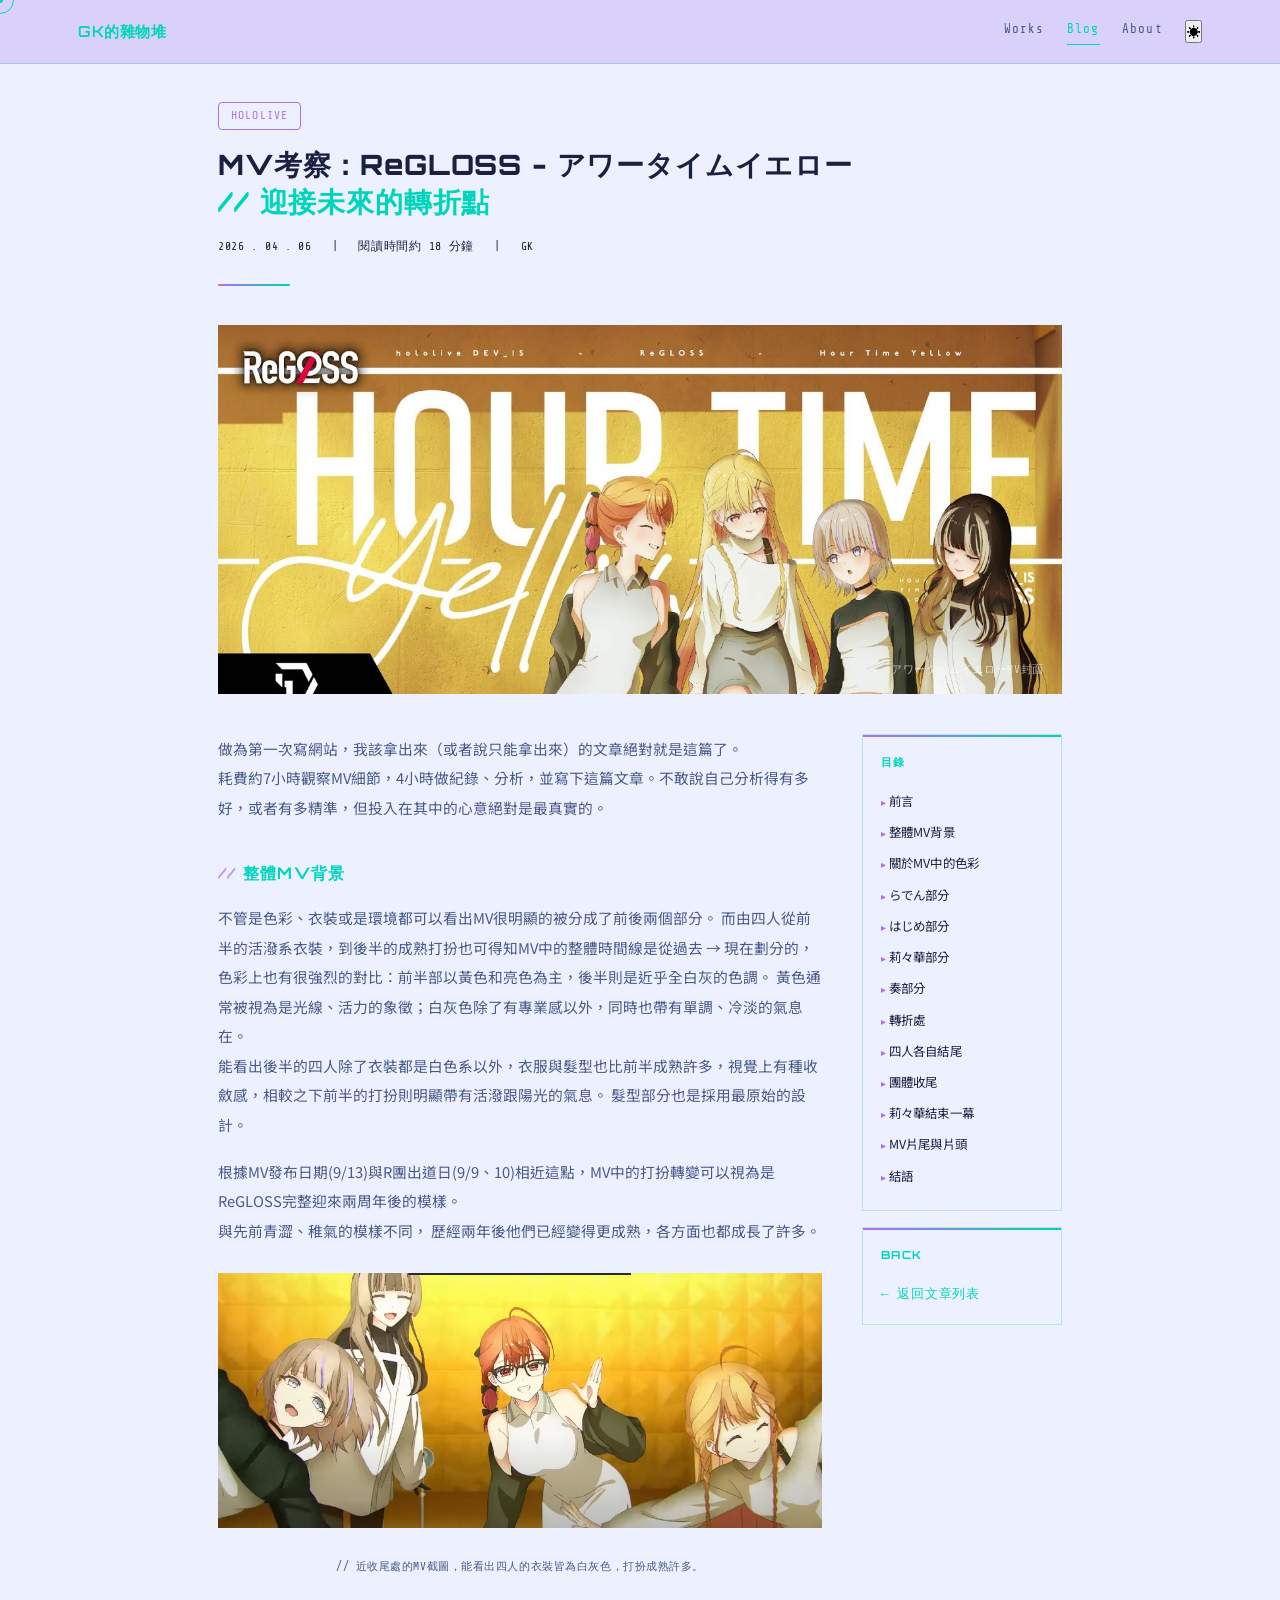
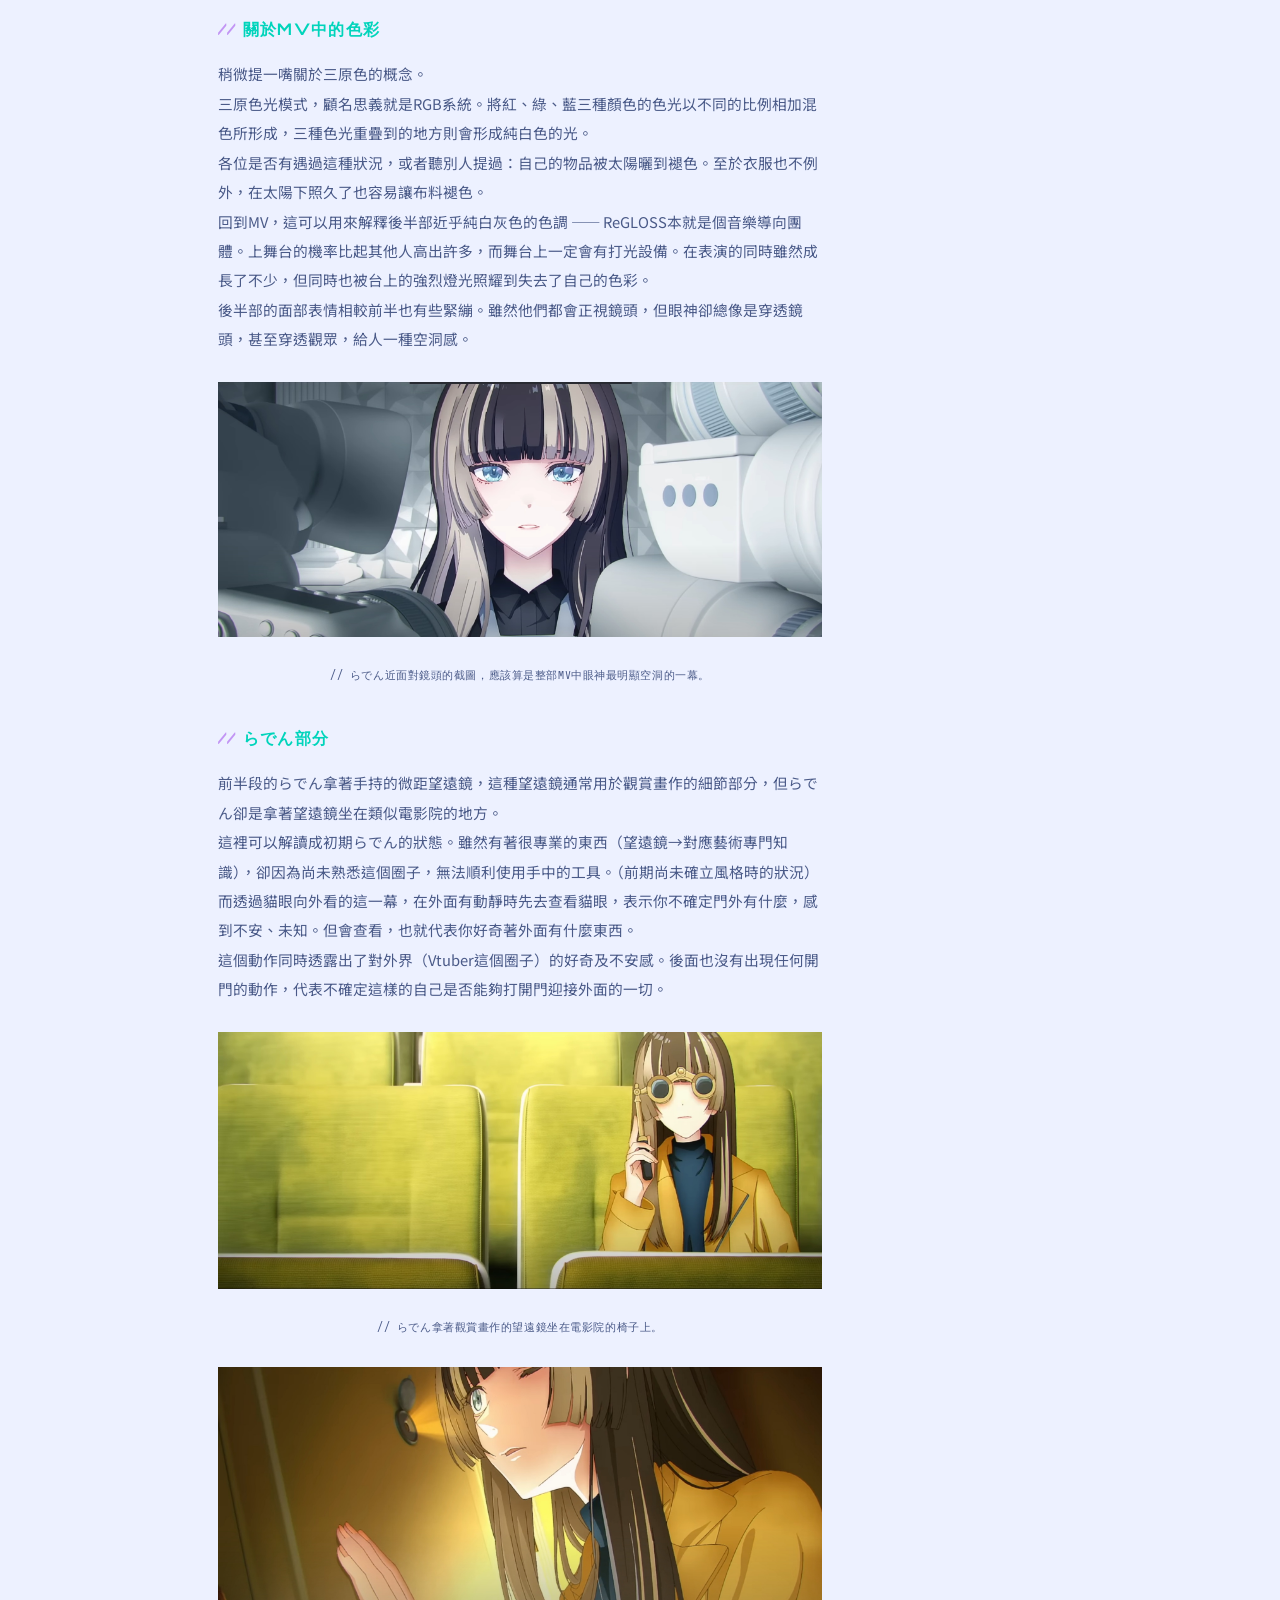
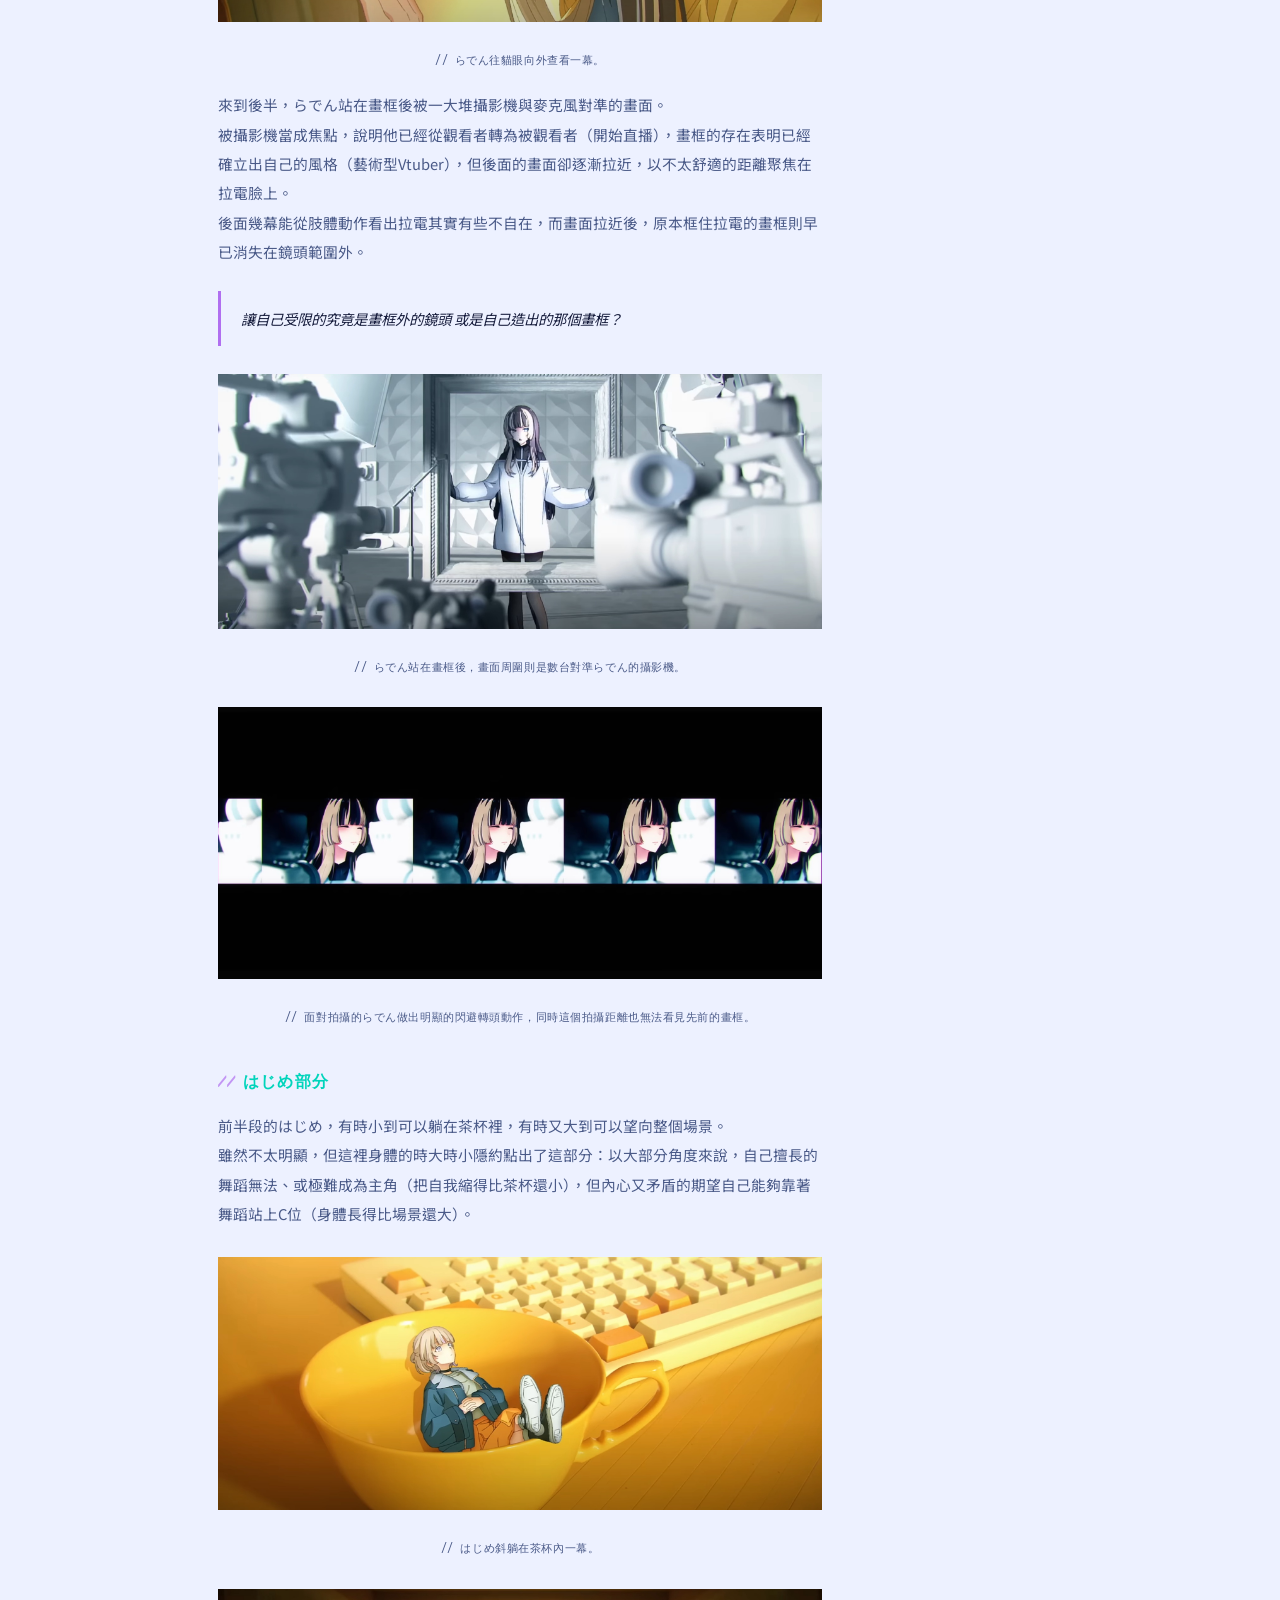
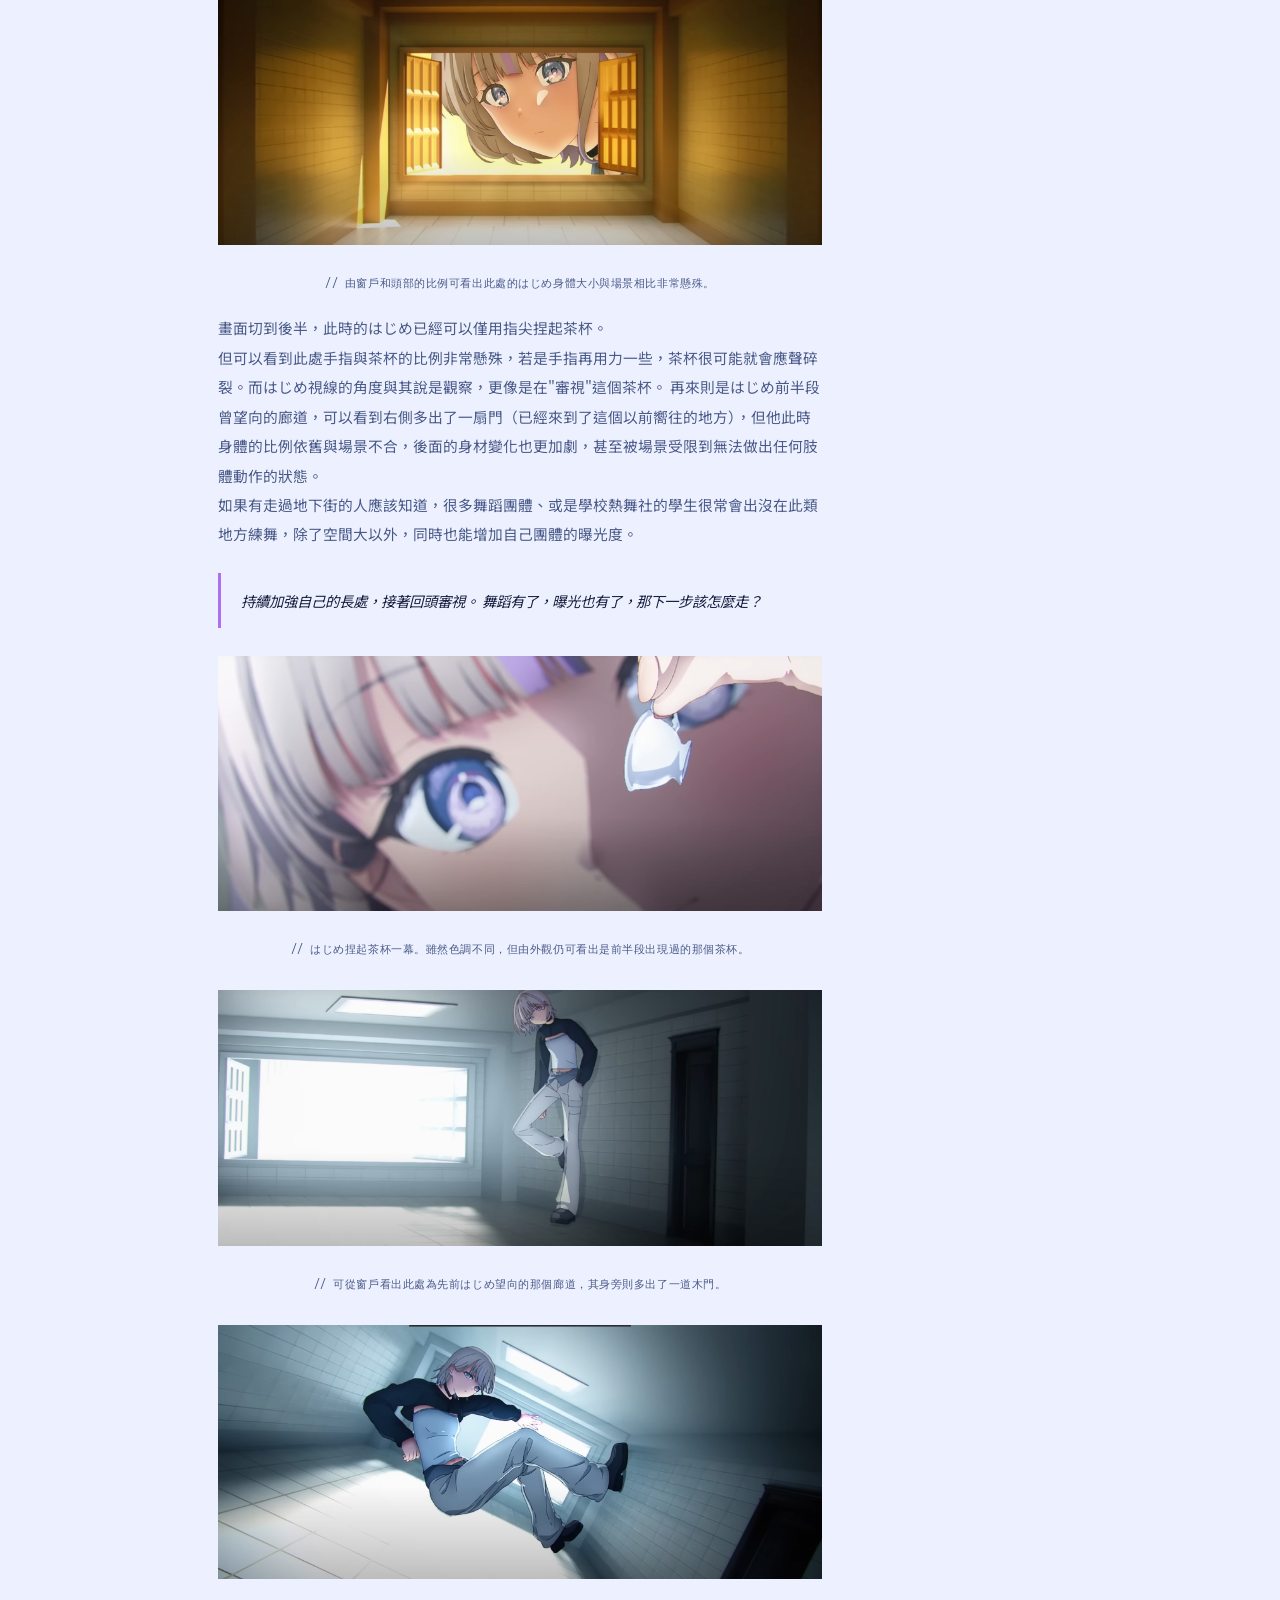
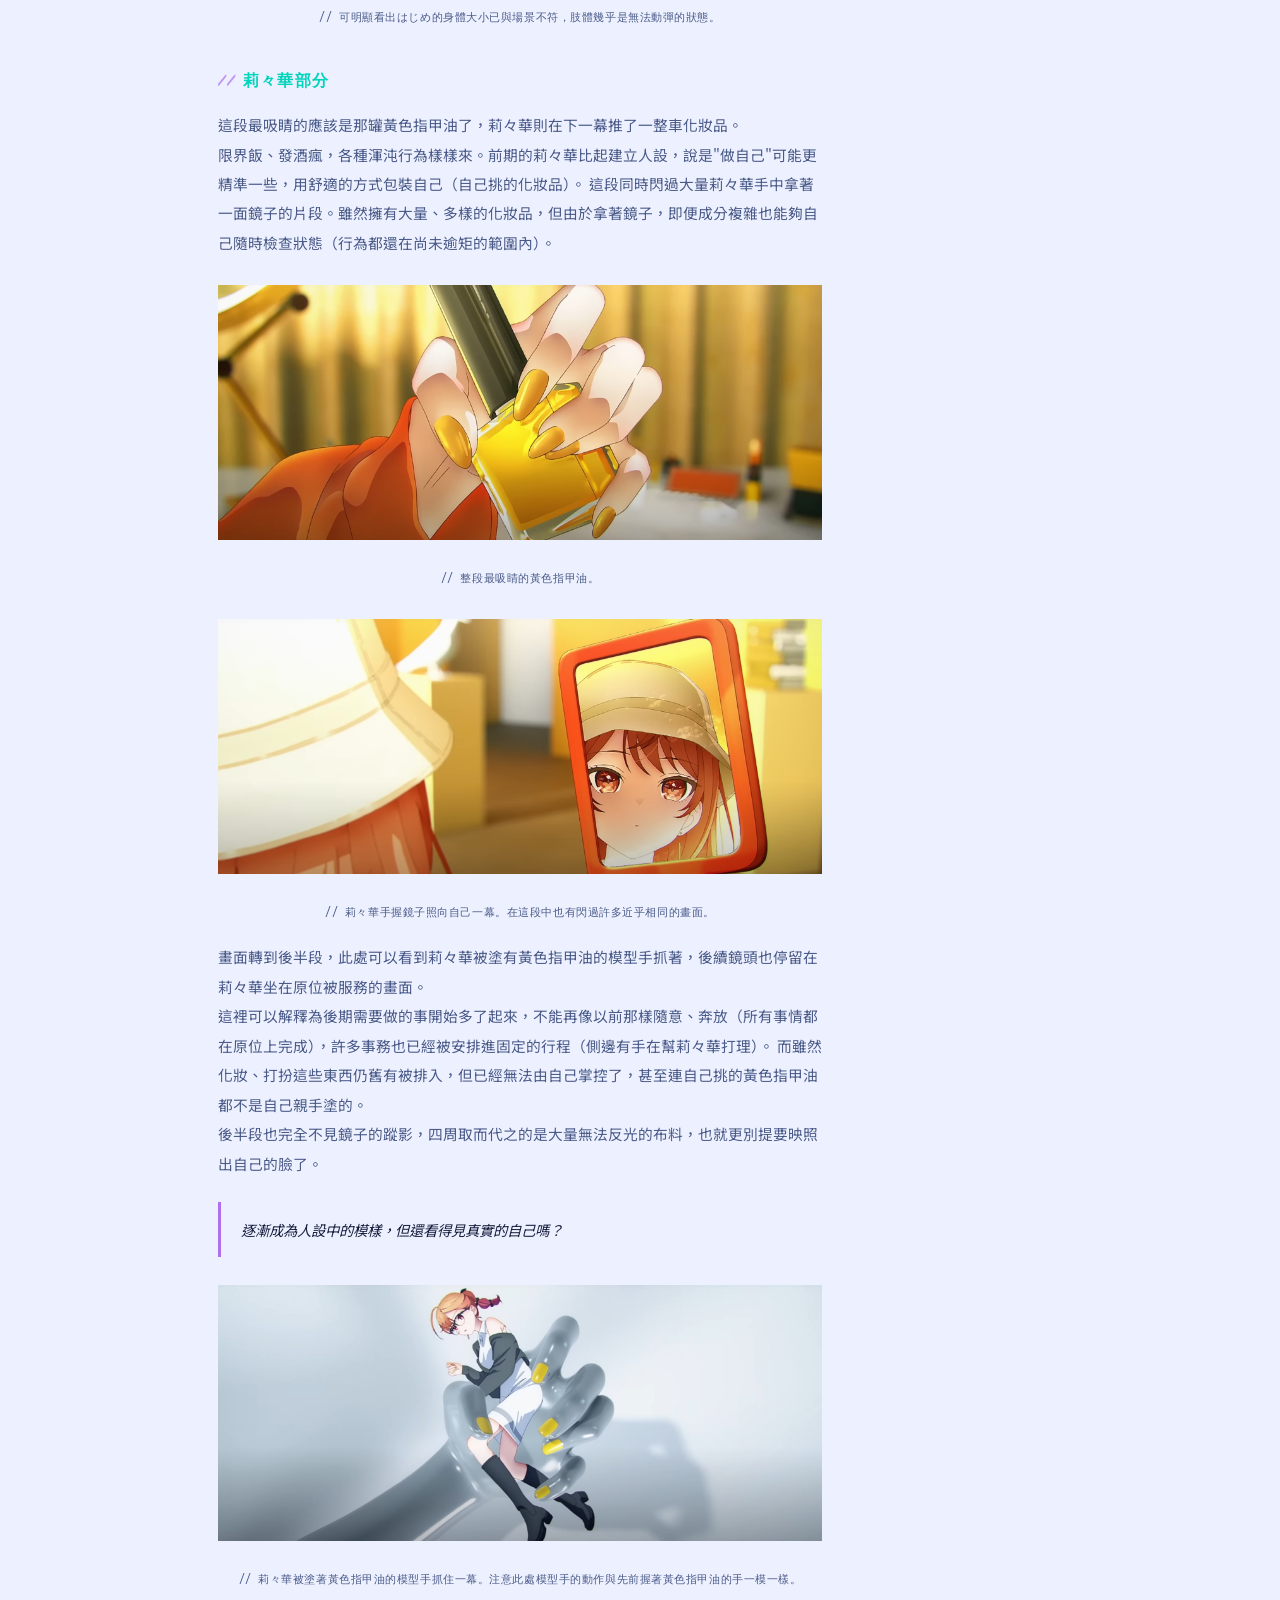
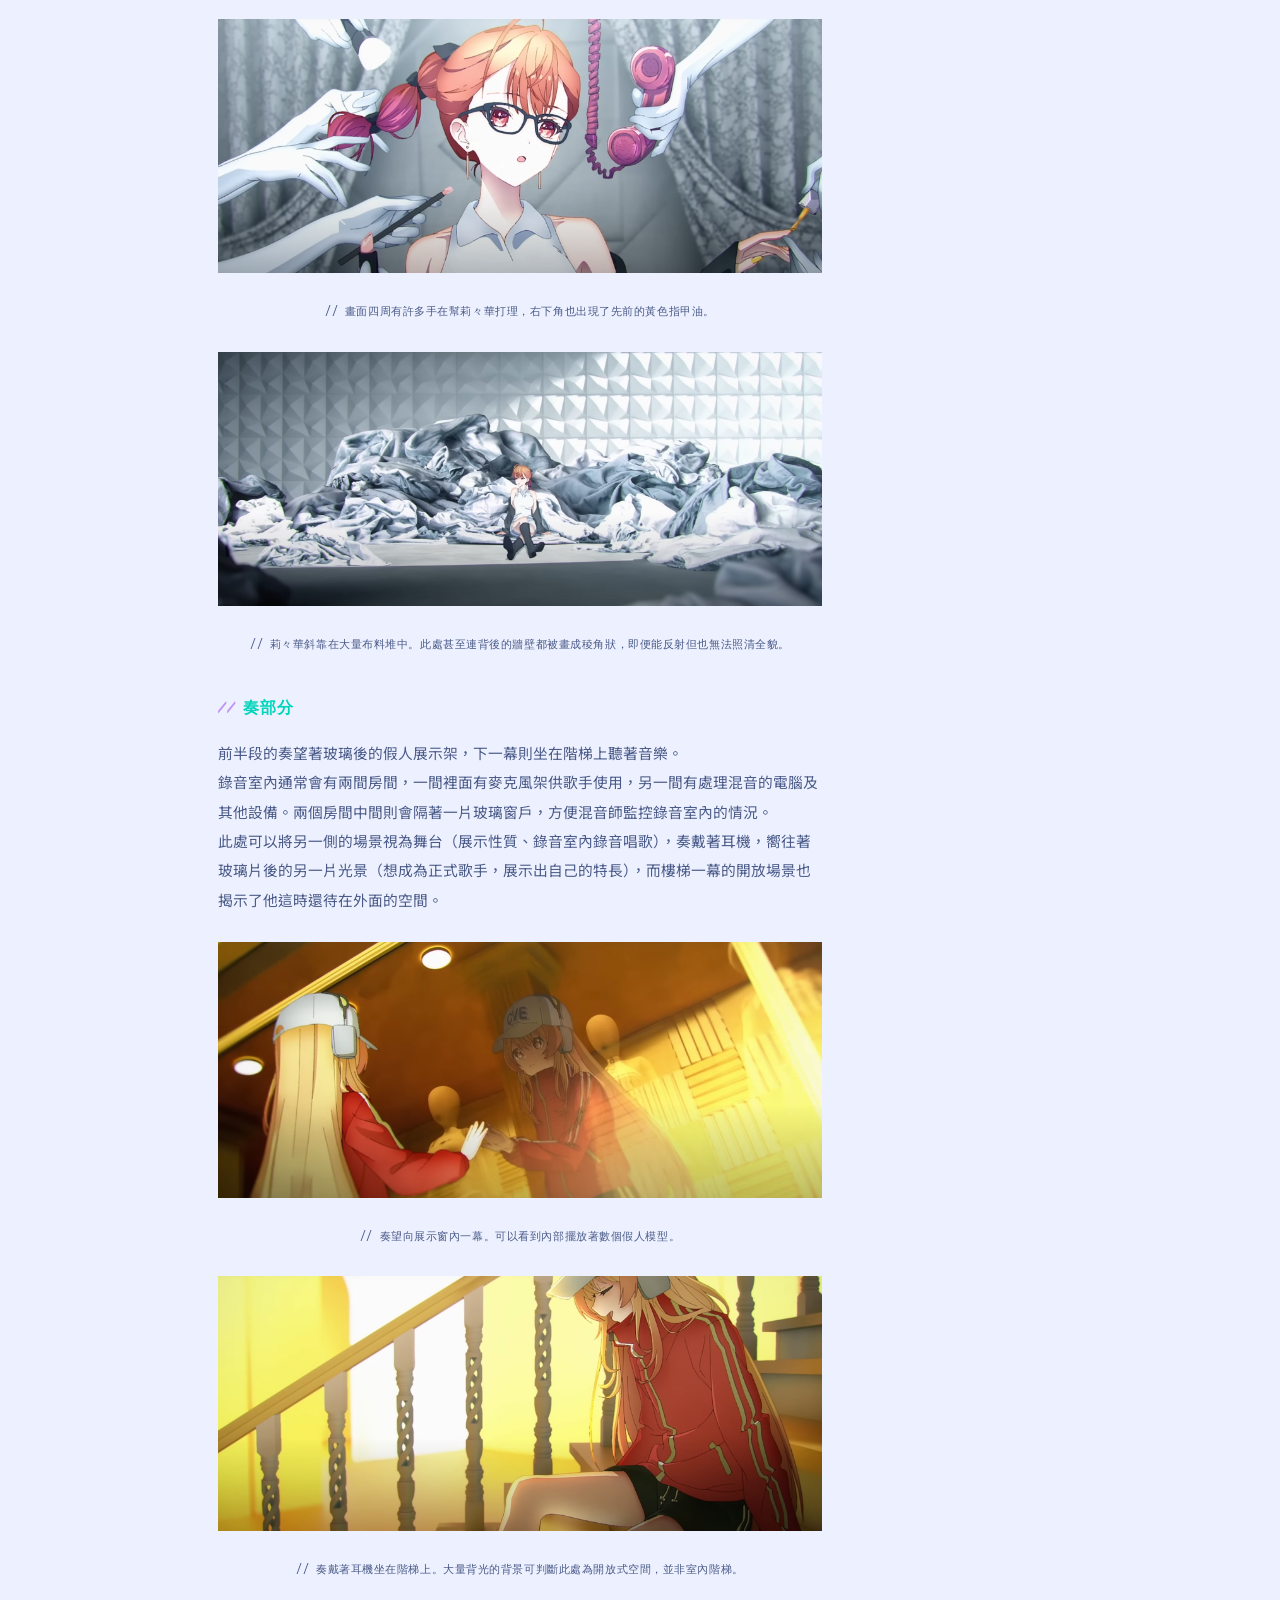
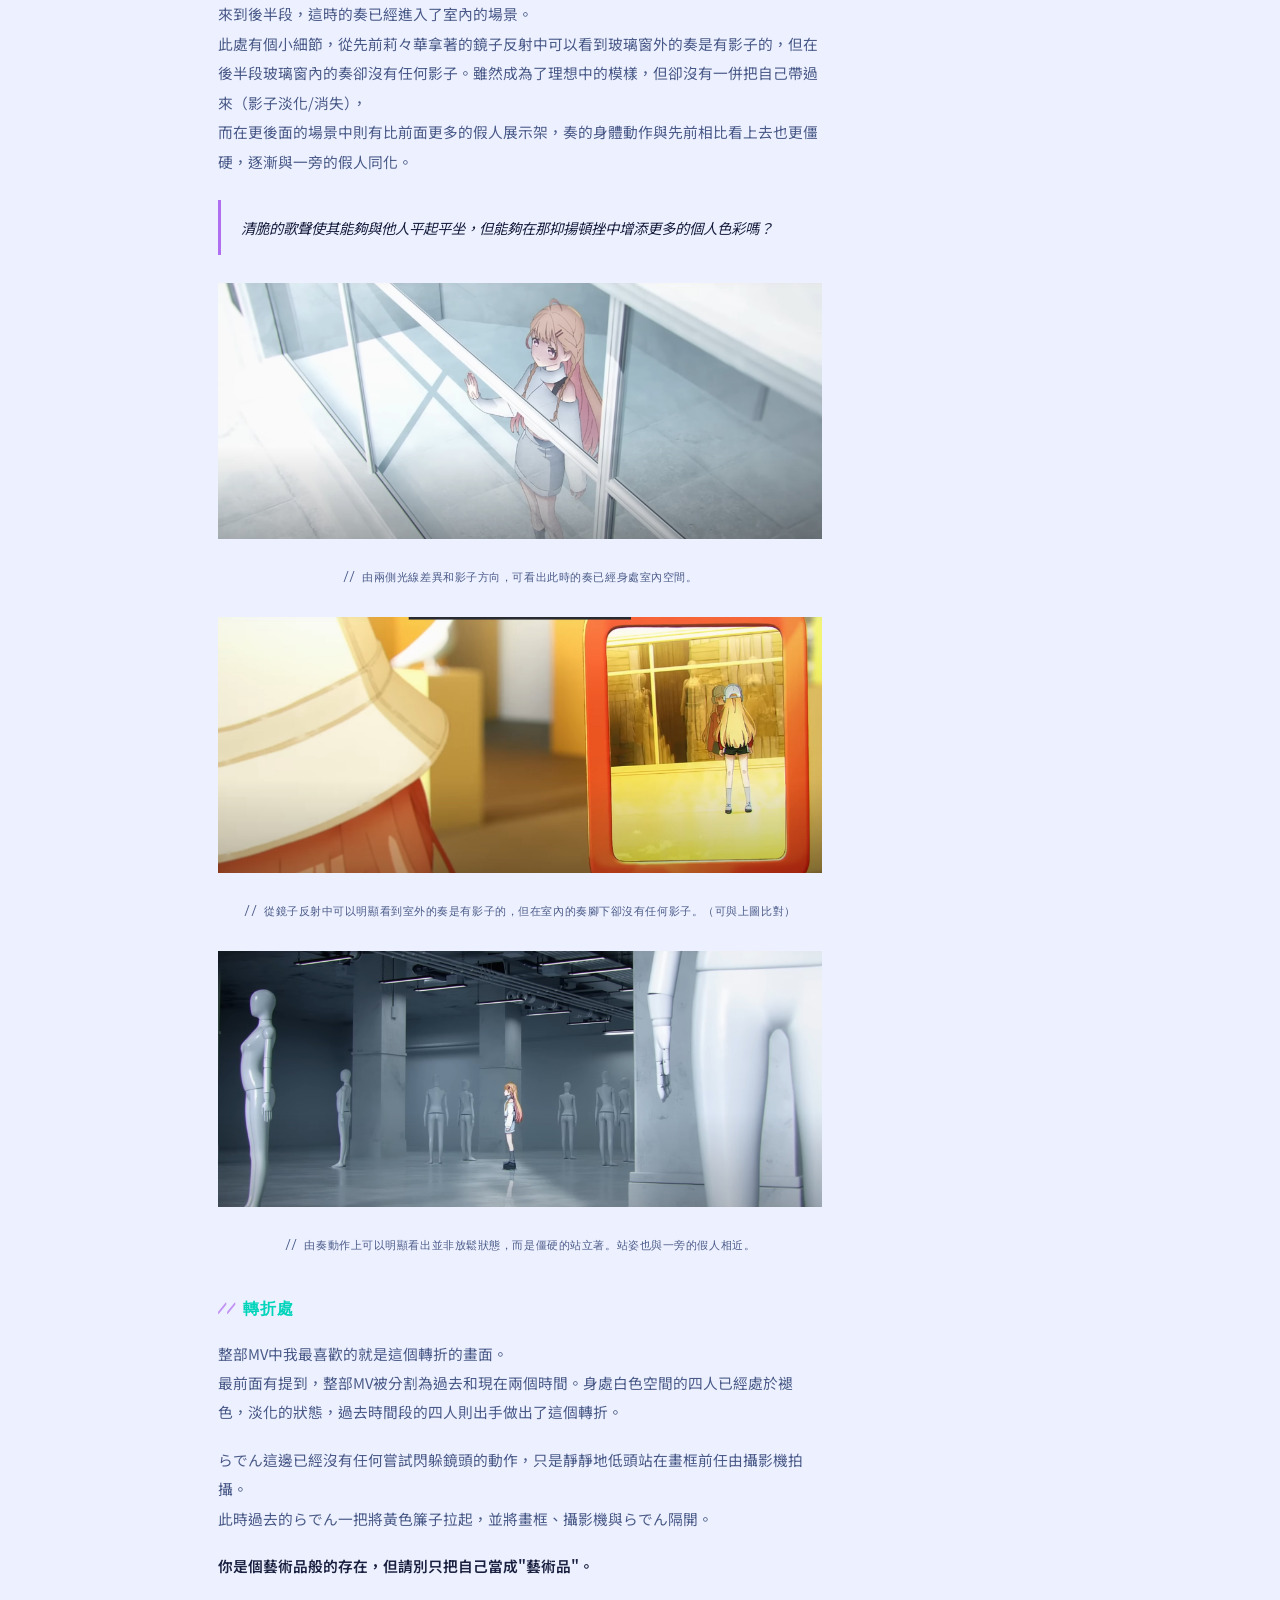
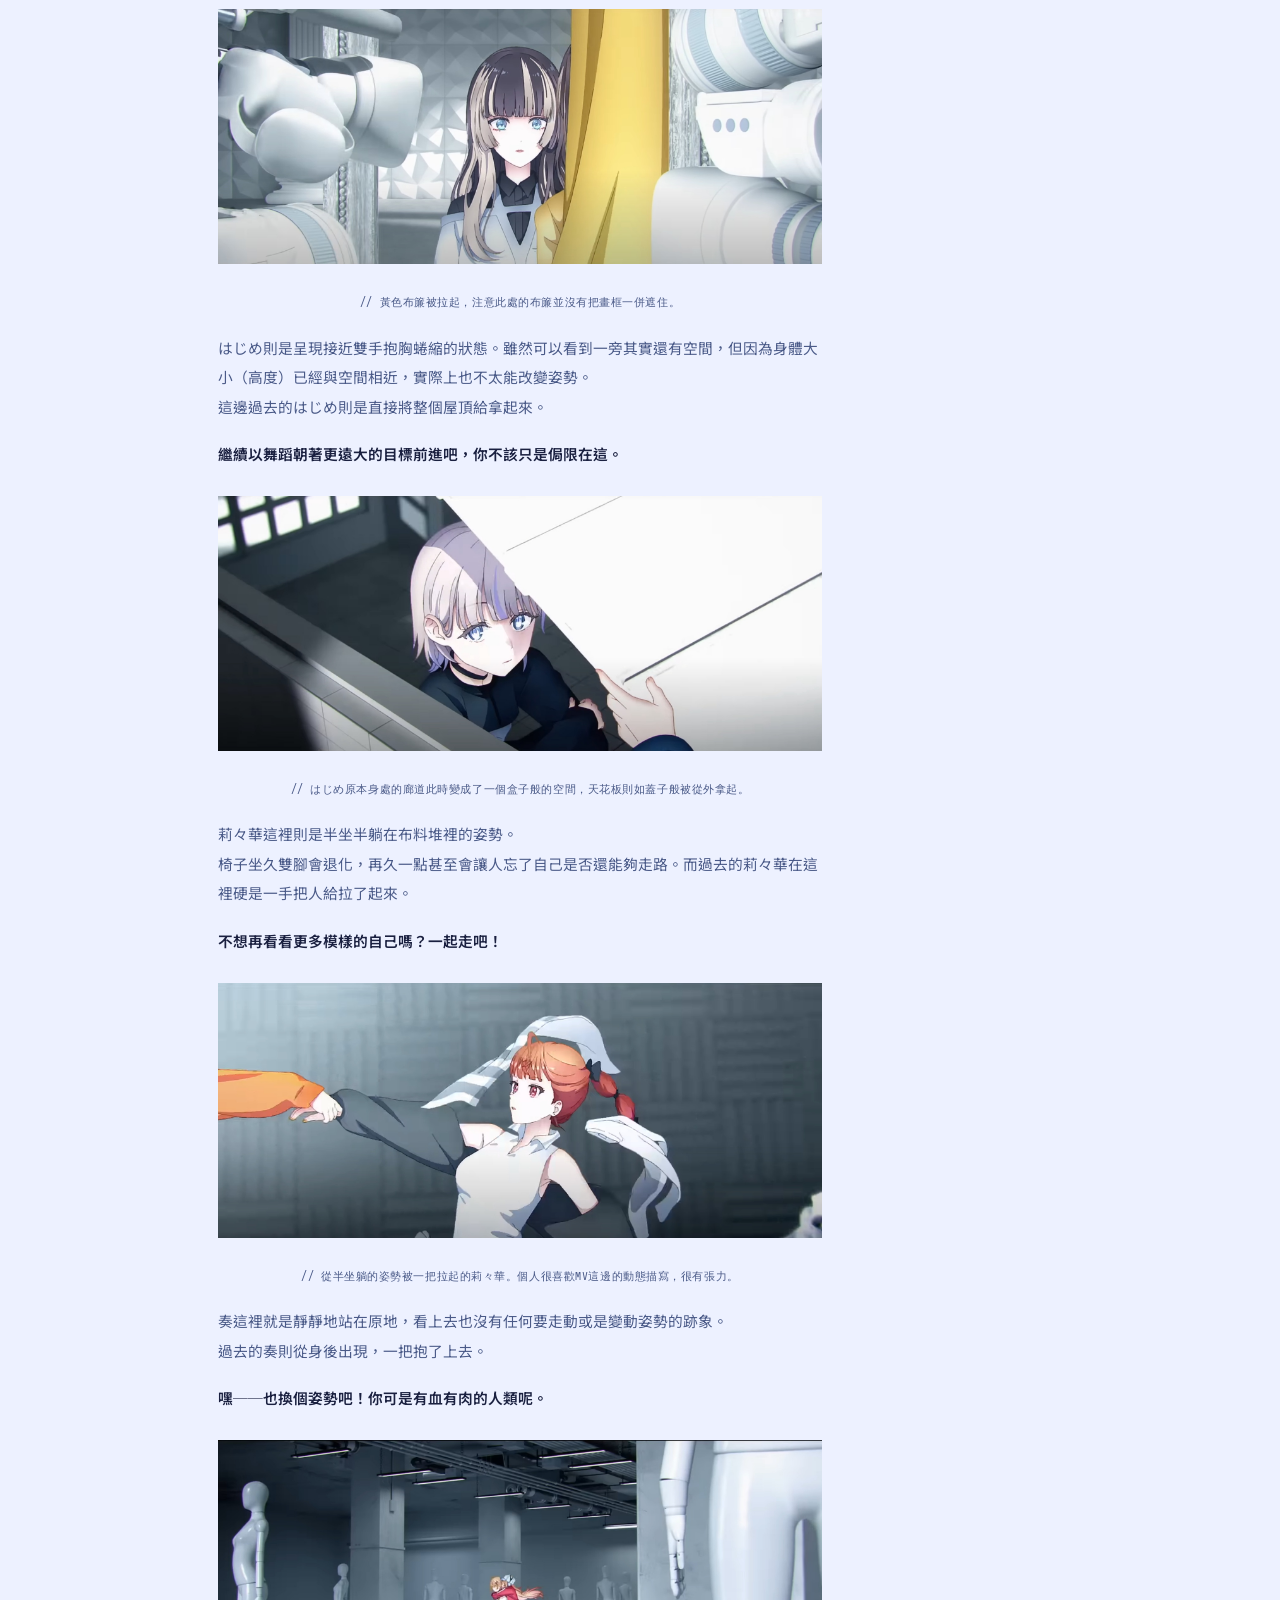
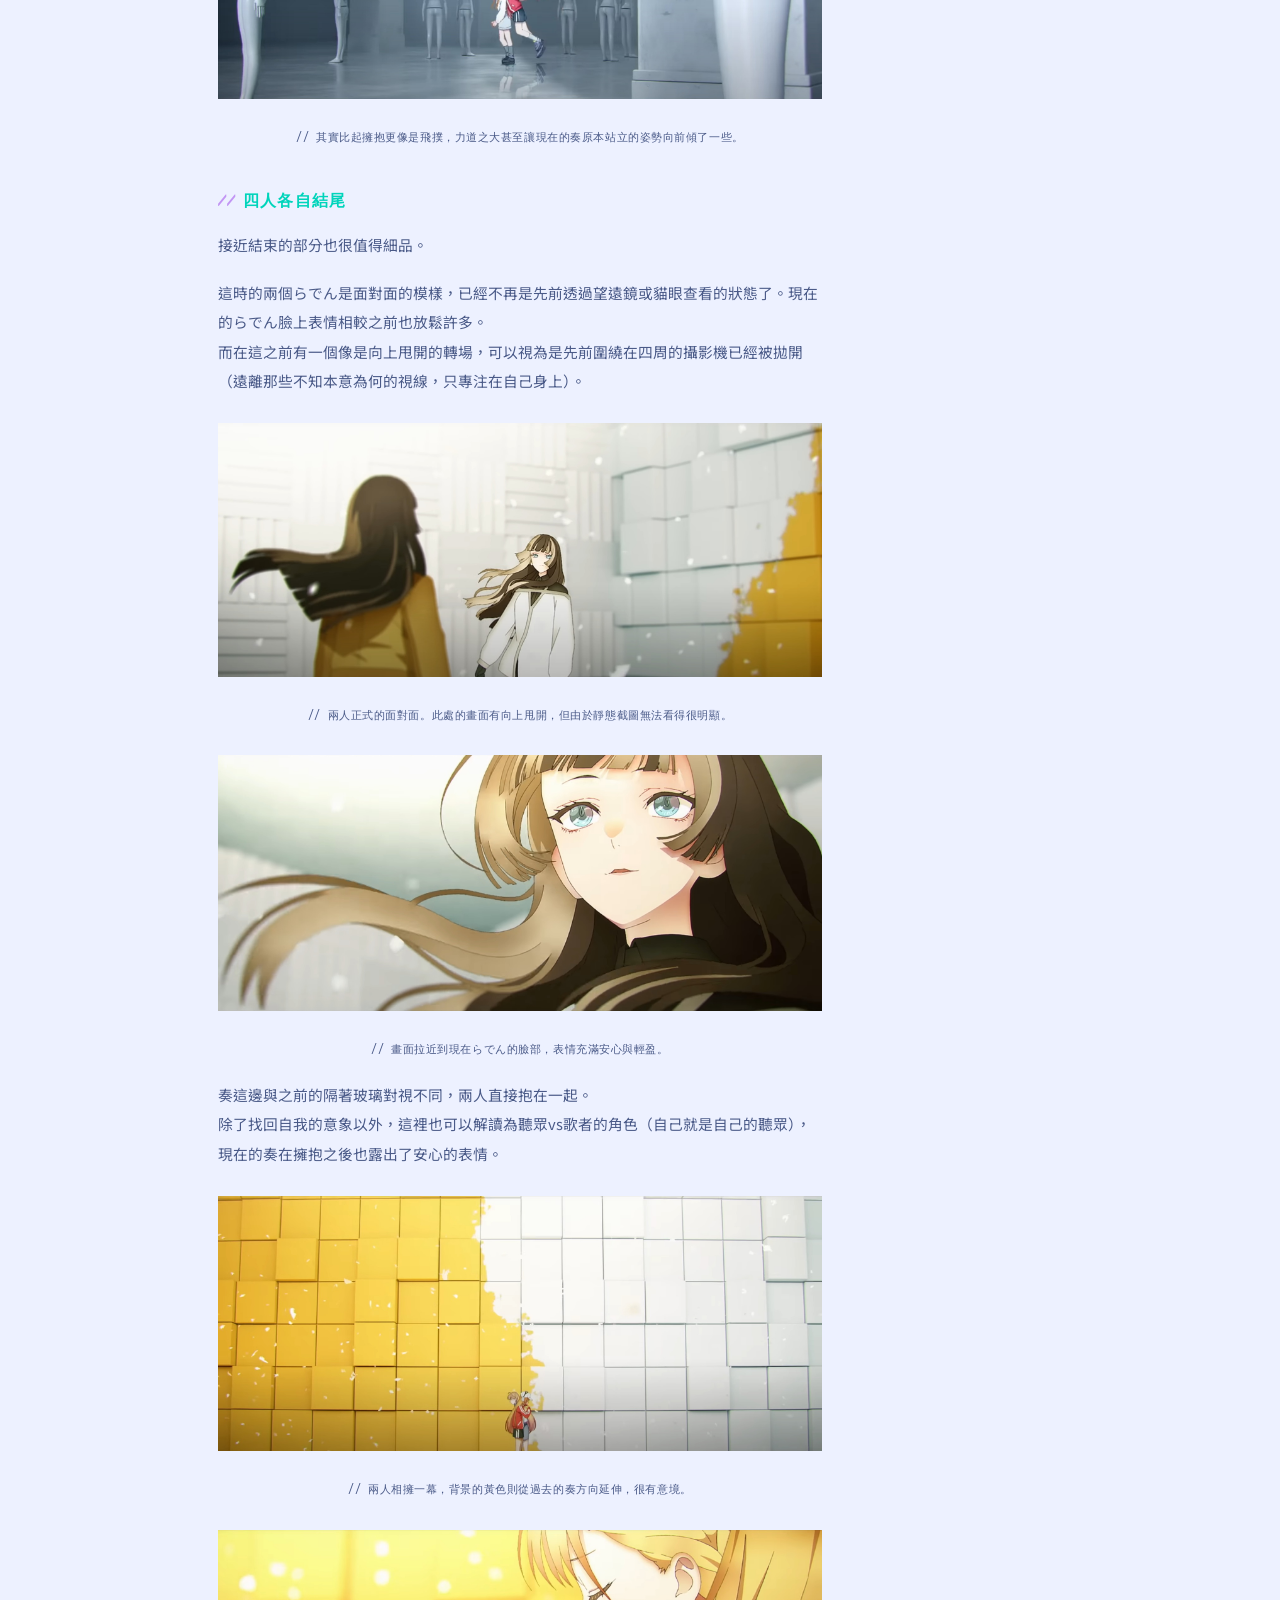
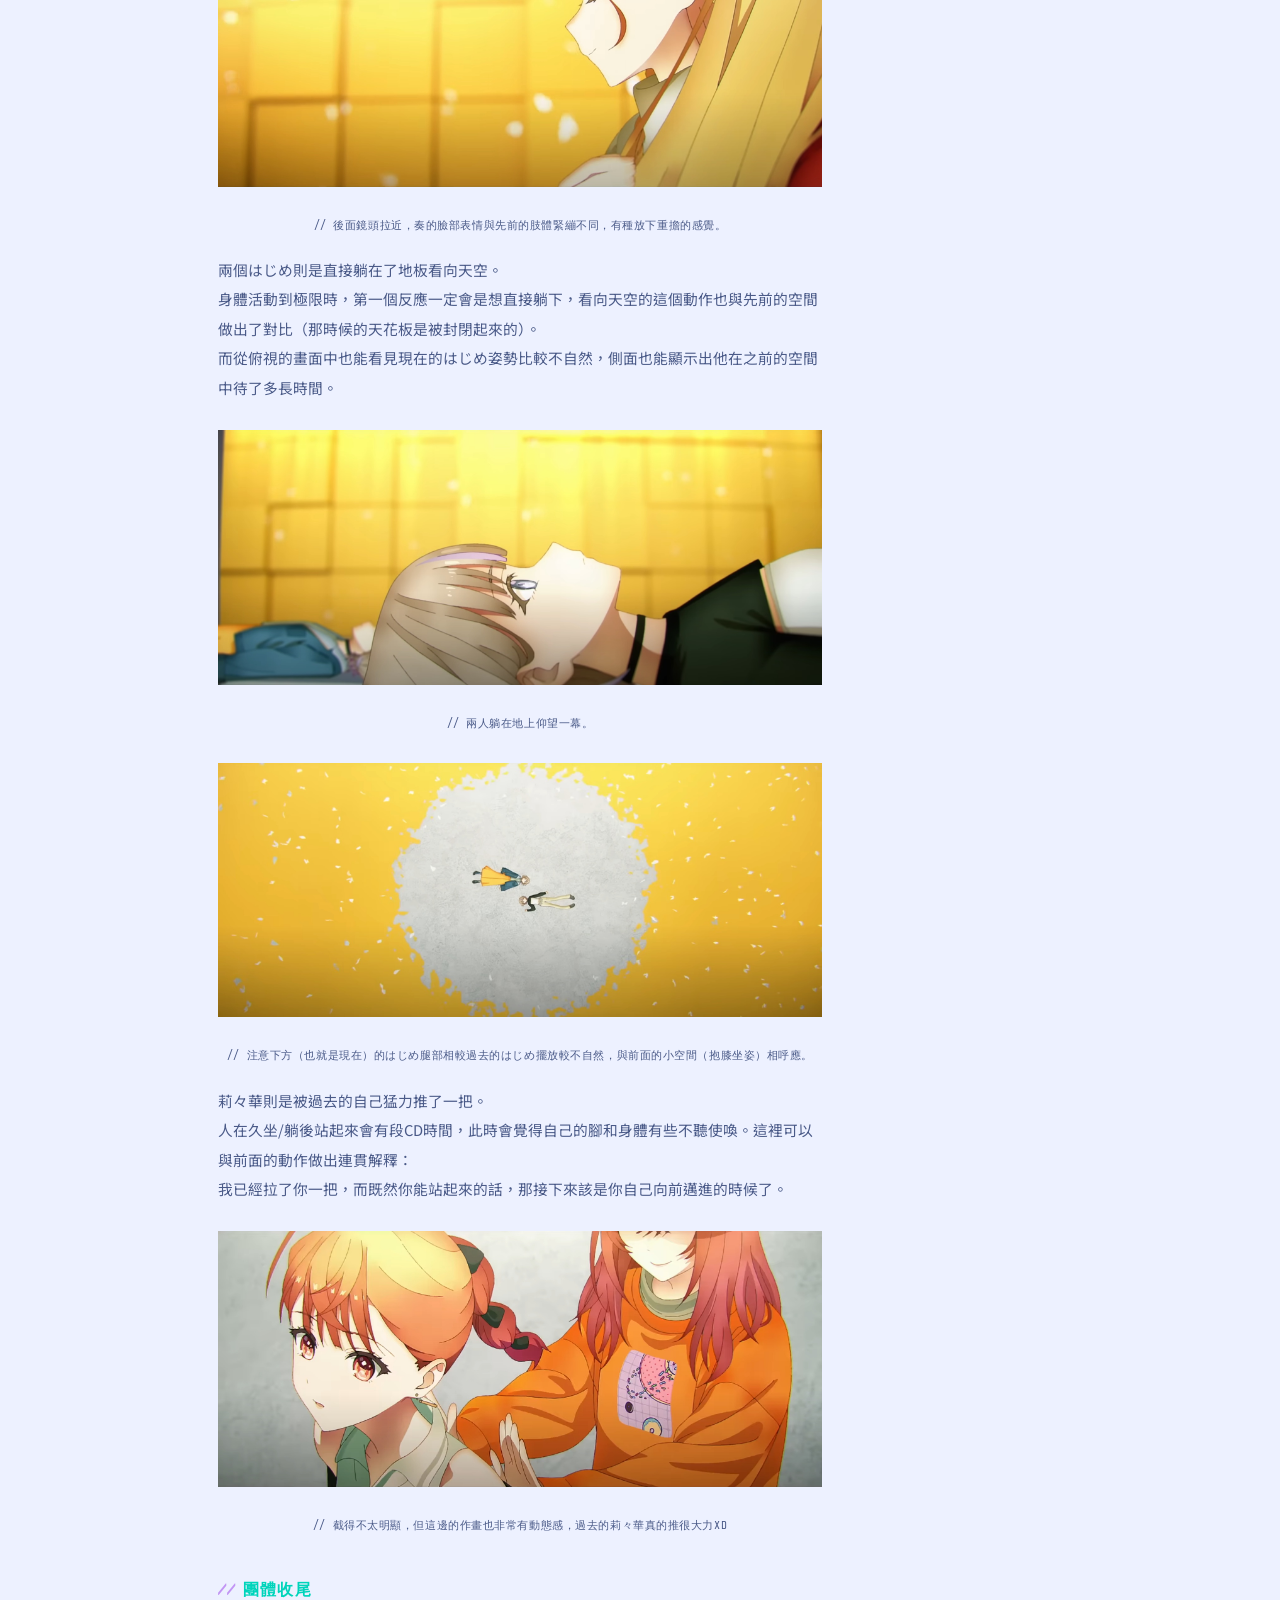
<file: Articles/MV考察：ReGLOSS - アワータイムイエロー.html>
<!doctype html>
<html lang="zh-Hant" data-theme="light">
  <head>
    <script>
      (function () {
        const savedTheme = localStorage.getItem("theme");
        const userPrefersDark = window.matchMedia(
          "(prefers-color-scheme: dark)",
        ).matches;

        // 統一使用 data-theme
        const themeToSet = savedTheme || (userPrefersDark ? "dark" : "light");
        document.documentElement.setAttribute("data-theme", themeToSet);
      })();
    </script>
    <meta charset="UTF-8" />
    <meta name="viewport" content="width=device-width, initial-scale=1.0" />
    <title>MV考察：ReGLOSS - アワータイムイエロー.html</title>
    <link rel="stylesheet" href="../style.css" />
    <link rel="preconnect" href="https://fonts.googleapis.com" />
    <link rel="preconnect" href="https://fonts.gstatic.com" crossorigin />
    <style>
      /* ================================================================
         ARTICLE STYLES (保留原始數值並加入響應式改良)
         ================================================================ */

      .article-header {
        margin-bottom: 40px;
        padding-bottom: 28px;
        border-bottom: 1px solid var(--card2);
        position: relative;
      }
      .article-header::after {
        content: "";
        position: absolute;
        bottom: -1px;
        left: 0;
        width: 72px;
        height: 2px;
        background: linear-gradient(90deg, var(--purple), var(--cyan));
        border-radius: 2px;
      }
      .article-cat-tag {
        display: inline-block;
        font-family: "Share Tech Mono", monospace;
        font-size: 0.72rem;
        color: var(--purple);
        border: 1px solid var(--purple);
        padding: 3px 12px;
        border-radius: 4px;
        letter-spacing: 0.1em;
        text-transform: uppercase;
        margin-bottom: 16px;
      }

      /* 改良：使用 clamp 讓標題字體在手機端自動縮小 */
      .article-main-title {
        font-family: "Orbitron", monospace;
        font-size: clamp(1.3rem, 5vw, 1.75rem); /* 原始最大值 1.75rem */
        font-weight: 800;
        color: var(--text);
        letter-spacing: 0.03em;
        line-height: 1.35;
        margin-bottom: 16px;
      }
      .article-main-title .accent {
        color: var(--cyan);
      }
      .article-meta {
        display: flex;
        gap: 20px;
        align-items: center;
        font-family: "Share Tech Mono", monospace;
        font-size: 0.72rem;
        color: var(--text2);
        letter-spacing: 0.06em;
        flex-wrap: wrap; /* 改良：手機端自動換行 */
      }
      .article-meta .sep {
        color: var(--card2);
      }

      /* Cover image */
      /* 改良：手機端調整比例為 4:3 避免過扁 */
      .article-cover {
        width: 100%;
        aspect-ratio: 16/7;
        background: linear-gradient(
          135deg,
          #5ecfc9 0%,
          #38b2ac 40%,
          #2b78b0 100%
        );
        border-radius: var(--r);
        overflow: hidden;
        margin-bottom: 40px;
        position: relative;
      }
      /* @media (max-width: 768px) {
        .article-cover {
          aspect-ratio: 4/3;
        }
      } */

      .article-cover-caption {
        position: absolute;
        bottom: 14px;
        right: 18px;
        font-family: "Share Tech Mono", monospace;
        font-size: 0.68rem;
        color: rgba(255, 255, 255, 0.65);
        letter-spacing: 0.06em;
      }

      /* Article body typography */
      /* 改良：手機端改為單欄佈局，並讓側欄移至下方 */
      .article-body-wrap {
        display: grid;
        grid-template-columns: 1fr 200px;
        gap: 40px;
        align-items: start;
      }
      @media (max-width: 900px) {
        /* 調整為 900px 讓平板也適用單欄 */
        .article-body-wrap {
          grid-template-columns: 1fr;
          gap: 30px;
        }
        .article-sidebar {
          order: 2; /* 改良：內容優先，目錄移到下方 */
          position: static;
        }
        .article-content {
          order: 1;
        }
      }

      /* 改良：針對跳轉遮擋，所有二級標題自動預留導覽列空間 */
      .article-content h2 {
        font-family: "Orbitron", monospace;
        font-size: 1rem;
        font-weight: 700;
        color: var(--cyan);
        letter-spacing: 0.08em;
        margin: 36px 0 14px;
        text-transform: uppercase;
        scroll-margin-top: 100px; /* 解決跳轉被擋住的核心代碼 */
      }
      .article-content h2::before {
        content: "// ";
        color: var(--purple);
        opacity: 0.7;
      }
      .article-content p {
        font-size: 0.92rem;
        color: var(--text2);
        line-height: 2;
        margin-bottom: 18px;
      }
      .article-content p strong {
        color: var(--text);
        font-weight: 600;
      }
      .article-content .highlight {
        border-left: 3px solid var(--purple);
        padding: 14px 20px;
        background: var(--card);
        border-radius: 0 var(--r-sm) var(--r-sm) 0;
        margin: 24px 0;
        font-style: italic;
        font-size: 0.9rem;
        color: var(--text);
        line-height: 1.9;
      }
      .article-content .highlight .quote-src {
        display: block;
        margin-top: 10px;
        font-style: normal;
        font-family: "Share Tech Mono", monospace;
        font-size: 0.7rem;
        color: var(--purple);
        letter-spacing: 0.06em;
      }
      .article-content .img-block {
        margin: 28px 0;
        border-radius: var(--r);
        overflow: hidden;
        background: linear-gradient(135deg, #4a9cc7 0%, #7b8fc7 100%);
        position: relative;
        width: 100%;
        max-width: 100%;
        height: auto;
      }

      /* 圖片層：執行等比例縮放 */
      .article-content .img-block img {
        display: block;
        width: 100%;
        height: auto;
        object-fit: contain;
      }

      .article-content .img-caption {
        font-family: "Share Tech Mono", monospace;
        font-size: 0.7rem;
        color: var(--text2);
        letter-spacing: 0.05em;
        margin-top: 8px;
        text-align: center;
      }

      /* Sidebar */
      .article-sidebar {
        position: sticky;
        top: 80px;
      }
      .sidebar-card {
        background: var(--card);
        border-radius: var(--r);
        padding: 18px;
        margin-bottom: 16px;
        position: relative;
        overflow: hidden;
      }
      .sidebar-card::before {
        content: "";
        position: absolute;
        top: 0;
        left: 0;
        width: 100%;
        height: 2px;
        background: linear-gradient(90deg, var(--purple), var(--cyan));
      }
      .sidebar-title {
        font-family: "Orbitron", monospace;
        font-size: 0.7rem;
        font-weight: 700;
        letter-spacing: 0.12em;
        color: var(--cyan);
        text-transform: uppercase;
        margin-bottom: 14px;
      }
      .toc-list {
        list-style: none;
      }
      .toc-list li {
        font-size: 0.78rem;
        color: var(--text2);
        padding: 5px 0;
        border-bottom: 1px solid var(--card2);
        cursor: pointer;
        transition: color 0.2s;
        letter-spacing: 0.02em;
      }
      .toc-list li:last-child {
        border-bottom: none;
      }
      .toc-list li:hover {
        color: var(--cyan);
      }
      .toc-list li::before {
        content: "▸ ";
        color: var(--purple);
        font-size: 0.65rem;
      }

      .tag-row {
        display: flex;
        flex-wrap: wrap;
        gap: 6px;
      }
      /* .tag-chip {
        font-family: "Share Tech Mono", monospace;
        font-size: 0.68rem;
        color: var(--text2);
        border: 1px solid var(--card2);
        padding: 3px 10px;
        border-radius: 4px;
        letter-spacing: 0.04em;
        transition: all 0.2s;
      }
      .tag-chip:hover {
        border-color: var(--cyan);
        color: var(--cyan);
      } */

      /* Back & nav */
      /* 改良：導覽箭頭在螢幕寬度不足時自動堆疊 */
      .article-nav-row {
        display: flex;
        justify-content: space-between;
        margin-top: 52px;
        padding-top: 24px;
        border-top: 1px solid var(--card2);
        gap: 20px;
        flex-wrap: wrap;
      }
      .nav-arrow {
        display: flex;
        flex-direction: column;
        gap: 4px;
        min-width: 120px;
        max-width: 100%; /* 改良：手機端允許撐滿 */
      }
      .nav-arrow .label {
        font-family: "Share Tech Mono", monospace;
        font-size: 0.68rem;
        color: var(--text2);
        letter-spacing: 0.08em;
        text-transform: uppercase;
      }
      .nav-arrow a {
        font-size: 0.82rem;
        color: var(--cyan);
        line-height: 1.4;
        transition: color 0.2s;
      }
      .nav-arrow a:hover {
        color: var(--purple);
      }
      .nav-arrow.right {
        text-align: right;
        margin-left: auto;
      }
      @media (max-width: 480px) {
        .nav-arrow,
        .nav-arrow.right {
          text-align: center;
          margin: 0 auto;
          width: 100%;
        }
      }
      /* ── 手機端浮動目錄樣式 ────────────────────────────────────── */

      @media (max-width: 900px) {
        .article-body-wrap {
          grid-template-columns: 1fr;
        }

        /* 按鈕：強制固定在最頂層 */
        .mobile-menu-toggle {
          display: flex !important;
          position: fixed !important;
          bottom: 30px !important;
          right: 30px !important;
          width: 60px !important;
          height: 60px !important;
          background: linear-gradient(135deg, var(--purple), var(--cyan));
          border-radius: 50%;
          z-index: 10000; /* 極高層級 */
          justify-content: center;
          align-items: center;
          border: none;
          box-shadow: 0 4px 15px rgba(0, 0, 0, 0.3);
          cursor: pointer;
        }

        .hamburger {
          position: relative;
          width: 24px;
          height: 2px;
          background: #fff;
          transition: 0.3s;
        }
        .hamburger::before,
        .hamburger::after {
          content: "";
          position: absolute;
          width: 24px;
          height: 2px;
          background: #fff;
          left: 0;
          transition: 0.3s;
        }
        .hamburger::before {
          top: -8px;
        }
        .hamburger::after {
          bottom: -8px;
        }

        /* 側欄：浮動面板樣式 */
        .article-sidebar {
          position: fixed !important;
          bottom: 105px !important;
          right: 30px !important;
          width: 260px !important;
          z-index: 9999;
          opacity: 0;
          transform: translateY(20px);
          pointer-events: none;
          transition: all 0.3s cubic-bezier(0.4, 0, 0.2, 1);
        }

        .article-sidebar.active {
          opacity: 1;
          transform: translateY(0);
          pointer-events: auto;
        }

        /* 動畫變換：X 圖示 */
        .sidebar-active-mode .hamburger {
          background: transparent;
        }
        .sidebar-active-mode .hamburger::before {
          top: 0;
          transform: rotate(45deg);
        }
        .sidebar-active-mode .hamburger::after {
          bottom: 0;
          transform: rotate(-45deg);
        }

        /* 電腦端隱藏開關 */
        @media (min-width: 901px) {
          .mobile-menu-toggle {
            display: none;
          }
        }
        /* ── 漢堡選單詳細修正 ────────────────────────────────────── */
        @media (max-width: 900px) {
          /* 確保開關按鈕顯示 */
          .mobile-menu-toggle {
            display: flex !important; /* 強制顯示 */
            position: fixed;
            bottom: 30px;
            right: 30px;
            width: 60px;
            height: 60px;
            background: linear-gradient(135deg, var(--purple), var(--cyan));
            border-radius: 50%;
            border: none;
            z-index: 10000; /* 確保在所有元素最前方 */
            justify-content: center;
            align-items: center;
            box-shadow: 0 4px 15px var(--glow-c);
          }

          /* 漢堡條本體 (中間那條線) */
          .hamburger {
            display: block;
            position: relative;
            width: 28px;
            height: 3px;
            background-color: #ffffff; /* 確保是白色 */
            transition: background 0.2s;
          }

          /* 漢堡條上下兩條線 */
          .hamburger::before,
          .hamburger::after {
            content: "";
            position: absolute;
            width: 28px;
            height: 3px;
            background-color: #ffffff;
            left: 0;
            transition: transform 0.3s;
          }

          .hamburger::before {
            top: -10px;
          }
          .hamburger::after {
            bottom: -10px;
          }

          /* 點擊後變換成 X 的動畫邏輯 */
          .article-sidebar.active .hamburger {
            background-color: transparent;
          }
          .article-sidebar.active .hamburger::before {
            transform: translateY(10px) rotate(45deg);
          }
          .article-sidebar.active .hamburger::after {
            transform: translateY(-10px) rotate(-45deg);
          }
        }
      }
    </style>
  </head>

  <body>
    <div class="cursor-dot" id="cursorDot"></div>
    <div class="cursor-ring" id="cursorRing"></div>

    <!-- ── NAV ───────────────────────────────────────────── -->
    <nav>
      <div class="nav-inner">
        <a href="../index.html" class="logo">GK的雜物堆</a>
        <div class="nav-links">
          <a href="../work.html" class="nav-link">Works</a>
          <a href="../blog.html" class="nav-link active">Blog</a>
          <a href="../about.html" class="nav-link">About</a>
          <button class="theme-toggle" id="themeToggle" title="切換主題">
            ☀
          </button>
        </div>
      </div>
    </nav>

    <main>
      <!-- ── HEADER ─────────────────────────────────────── -->
      <div class="article-header">
        <div class="article-cat-tag">Hololive</div>
        <h1 class="article-main-title">
          MV考察：ReGLOSS - アワータイムイエロー<br />
          <span class="accent">// 迎接未來的轉折點</span>
        </h1>
        <div class="article-meta">
          <span>2026 . 04 . 06</span>
          <span class="sep">|</span>
          <span>閱讀時間約 18 分鐘</span>
          <span class="sep">|</span>
          <span>GK</span>
        </div>
      </div>

      <!-- ── COVER ──────────────────────────────────────── -->
      <div class="article-cover">
        <img
          src="Pic/HourTimeYellow/HTY_BG.jpg"
          alt="アワータイムイエローMV封面"
        />
        <div class="article-cover-caption">アワータイムイエローMV封面</div>
      </div>

      <!-- ── BODY + SIDEBAR ─────────────────────────────── -->
      <div class="article-body-wrap">
        <div class="article-content">
          <p id="section1">
            做為第一次寫網站，我該拿出來（或者說只能拿出來）的文章絕對就是這篇了。<br />
            耗費約7小時觀察MV細節，4小時做紀錄、分析，並寫下這篇文章。不敢說自己分析得有多好，或者有多精準，但投入在其中的心意絕對是最真實的。
          </p>

          <h2 id="section2">整體MV背景</h2>

          <p>
            不管是色彩、衣裝或是環境都可以看出MV很明顯的被分成了前後兩個部分。
            而由四人從前半的活潑系衣裝，到後半的成熟打扮也可得知MV中的整體時間線是從過去
            → 現在劃分的，<br />
            色彩上也有很強烈的對比：前半部以黃色和亮色為主，後半則是近乎全白灰的色調。
            黃色通常被視為是光線、活力的象徵；白灰色除了有專業感以外，同時也帶有單調、冷淡的氣息在。<br />
            能看出後半的四人除了衣裝都是白色系以外，衣服與髮型也比前半成熟許多，視覺上有種收斂感，相較之下前半的打扮則明顯帶有活潑跟陽光的氣息。
            髮型部分也是採用最原始的設計。
          </p>

          <p>
            根據MV發布日期(9/13)與R團出道日(9/9、10)相近這點，MV中的打扮轉變可以視為是ReGLOSS完整迎來兩周年後的模樣。<br />
            與先前青澀、稚氣的模樣不同，
            歷經兩年後他們已經變得更成熟，各方面也都成長了許多。
          </p>

          <div class="img-block">
            <img
              src="Pic/HourTimeYellow/HTY_01.png"
              alt="MV內截圖"
              object-fit:
              cover;
            />
          </div>
          <p class="img-caption">
            // 近收尾處的MV截圖，能看出四人的衣裝皆為白灰色，打扮成熟許多。
          </p>

          <h2 id="section3">關於MV中的色彩</h2>

          <p>
            稍微提一嘴關於三原色的概念。<br />
            三原色光模式，顧名思義就是RGB系統。將紅、綠、藍三種顏色的色光以不同的比例相加混色所形成，三種色光重疊到的地方則會形成純白色的光。<br />
            各位是否有遇過這種狀況，或者聽別人提過：自己的物品被太陽曬到褪色。至於衣服也不例外，在太陽下照久了也容易讓布料褪色。<br />
            回到MV，這可以用來解釋後半部近乎純白灰色的色調 ——
            ReGLOSS本就是個音樂導向團體。上舞台的機率比起其他人高出許多，而舞台上一定會有打光設備。在表演的同時雖然成長了不少，但同時也被台上的強烈燈光照耀到失去了自己的色彩。<br />
            後半部的面部表情相較前半也有些緊繃。雖然他們都會正視鏡頭，但眼神卻總像是穿透鏡頭，甚至穿透觀眾，給人一種空洞感。
          </p>

          <div class="img-block">
            <img
              src="Pic/HourTimeYellow/HTY_02.png"
              alt="MV內截圖"
              object-fit:
              cover;
            />
          </div>
          <p class="img-caption">
            // らでん近面對鏡頭的截圖，應該算是整部MV中眼神最明顯空洞的一幕。
          </p>

          <h2 id="section4">らでん部分</h2>

          <p>
            前半段的らでん拿著手持的微距望遠鏡，這種望遠鏡通常用於觀賞畫作的細節部分，但らでん卻是拿著望遠鏡坐在類似電影院的地方。<br />
            這裡可以解讀成初期らでん的狀態。雖然有著很專業的東西（望遠鏡→對應藝術專門知識），卻因為尚未熟悉這個圈子，無法順利使用手中的工具。（前期尚未確立風格時的狀況）<br />
            而透過貓眼向外看的這一幕，在外面有動靜時先去查看貓眼，表示你不確定門外有什麼，感到不安、未知。但會查看，也就代表你好奇著外面有什麼東西。<br />
            這個動作同時透露出了對外界（Vtuber這個圈子）的好奇及不安感。後面也沒有出現任何開門的動作，代表不確定這樣的自己是否能夠打開門迎接外面的一切。
          </p>

          <div class="img-block">
            <img
              src="Pic/HourTimeYellow/HTY_Raden01.png"
              alt="MV內截圖"
              object-fit:
              cover;
            />
          </div>
          <p class="img-caption">
            // らでん拿著觀賞畫作的望遠鏡坐在電影院的椅子上。
          </p>

          <div class="img-block">
            <img
              src="Pic/HourTimeYellow/HTY_Raden02.png"
              alt="MV內截圖"
              object-fit:
              cover;
            />
          </div>
          <p class="img-caption">// らでん往貓眼向外查看一幕。</p>

          <p>
            來到後半，らでん站在畫框後被一大堆攝影機與麥克風對準的畫面。<br />
            被攝影機當成焦點，說明他已經從觀看者轉為被觀看者（開始直播），畫框的存在表明已經確立出自己的風格（藝術型Vtuber），但後面的畫面卻逐漸拉近，以不太舒適的距離聚焦在拉電臉上。<br />
            後面幾幕能從肢體動作看出拉電其實有些不自在，而畫面拉近後，原本框住拉電的畫框則早已消失在鏡頭範圍外。
          </p>

          <div class="highlight">
            讓自己受限的究竟是畫框外的鏡頭 或是自己造出的那個畫框？
          </div>

          <div class="img-block">
            <img
              src="Pic/HourTimeYellow/HTY_Raden03.png"
              alt="MV內截圖"
              object-fit:
              cover;
            />
          </div>
          <p class="img-caption">
            // らでん站在畫框後，畫面周圍則是數台對準らでん的攝影機。
          </p>

          <div class="img-block">
            <img
              src="Pic/HourTimeYellow/HTY_Raden04.png"
              alt="MV內截圖"
              object-fit:
              cover;
            />
          </div>
          <p class="img-caption">
            //
            面對拍攝的らでん做出明顯的閃避轉頭動作，同時這個拍攝距離也無法看見先前的畫框。
          </p>

          <h2 id="section5">はじめ部分</h2>

          <p>
            前半段的はじめ，有時小到可以躺在茶杯裡，有時又大到可以望向整個場景。<br />
            雖然不太明顯，但這裡身體的時大時小隱約點出了這部分：以大部分角度來說，自己擅長的舞蹈無法、或極難成為主角（把自我縮得比茶杯還小），但內心又矛盾的期望自己能夠靠著舞蹈站上C位（身體長得比場景還大）。
          </p>

          <div class="img-block">
            <img
              src="Pic/HourTimeYellow/HTY_Hajime01.png"
              alt="MV內截圖"
              object-fit:
              cover;
            />
          </div>
          <p class="img-caption">// はじめ斜躺在茶杯內一幕。</p>

          <div class="img-block">
            <img
              src="Pic/HourTimeYellow/HTY_Hajime02.png"
              alt="MV內截圖"
              object-fit:
              cover;
            />
          </div>
          <p class="img-caption">
            // 由窗戶和頭部的比例可看出此處的はじめ身體大小與場景相比非常懸殊。
          </p>

          <p>
            畫面切到後半，此時的はじめ已經可以僅用指尖捏起茶杯。<br />
            但可以看到此處手指與茶杯的比例非常懸殊，若是手指再用力一些，茶杯很可能就會應聲碎裂。而はじめ視線的角度與其說是觀察，更像是在"審視"這個茶杯。
            再來則是はじめ前半段曾望向的廊道，可以看到右側多出了一扇門（已經來到了這個以前嚮往的地方），但他此時身體的比例依舊與場景不合，後面的身材變化也更加劇，甚至被場景受限到無法做出任何肢體動作的狀態。<br />
            如果有走過地下街的人應該知道，很多舞蹈團體、或是學校熱舞社的學生很常會出沒在此類地方練舞，除了空間大以外，同時也能增加自己團體的曝光度。<br />
          </p>

          <div class="highlight">
            持續加強自己的長處，接著回頭審視。
            舞蹈有了，曝光也有了，那下一步該怎麼走？
          </div>

          <div class="img-block">
            <img
              src="Pic/HourTimeYellow/HTY_Hajime03.png"
              alt="MV內截圖"
              object-fit:
              cover;
            />
          </div>
          <p class="img-caption">
            //
            はじめ捏起茶杯一幕。雖然色調不同，但由外觀仍可看出是前半段出現過的那個茶杯。
          </p>

          <div class="img-block">
            <img
              src="Pic/HourTimeYellow/HTY_Hajime04.png"
              alt="MV內截圖"
              object-fit:
              cover;
            />
          </div>
          <p class="img-caption">
            //
            可從窗戶看出此處為先前はじめ望向的那個廊道，其身旁則多出了一道木門。
          </p>

          <div class="img-block">
            <img
              src="Pic/HourTimeYellow/HTY_Hajime05.png"
              alt="MV內截圖"
              object-fit:
              cover;
            />
          </div>
          <p class="img-caption">
            //
            可明顯看出はじめ的身體大小已與場景不符，肢體幾乎是無法動彈的狀態。
          </p>

          <h2 id="section6">莉々華部分</h2>

          <p>
            這段最吸睛的應該是那罐黃色指甲油了，莉々華則在下一幕推了一整車化妝品。<br />
            限界飯、發酒瘋，各種渾沌行為樣樣來。前期的莉々華比起建立人設，說是"做自己"可能更精準一些，用舒適的方式包裝自己（自己挑的化妝品）。
            這段同時閃過大量莉々華手中拿著一面鏡子的片段。雖然擁有大量、多樣的化妝品，但由於拿著鏡子，即便成分複雜也能夠自己隨時檢查狀態（行為都還在尚未逾矩的範圍內）。
          </p>

          <div class="img-block">
            <img
              src="Pic/HourTimeYellow/HTY_Ririka01.png"
              alt="MV內截圖"
              object-fit:
              cover;
            />
          </div>
          <p class="img-caption">// 整段最吸睛的黃色指甲油。</p>

          <div class="img-block">
            <img
              src="Pic/HourTimeYellow/HTY_Ririka02.png"
              alt="MV內截圖"
              object-fit:
              cover;
            />
          </div>
          <p class="img-caption">
            // 莉々華手握鏡子照向自己一幕。在這段中也有閃過許多近乎相同的畫面。
          </p>

          <p>
            畫面轉到後半段，此處可以看到莉々華被塗有黃色指甲油的模型手抓著，後續鏡頭也停留在莉々華坐在原位被服務的畫面。<br />
            這裡可以解釋為後期需要做的事開始多了起來，不能再像以前那樣隨意、奔放（所有事情都在原位上完成），許多事務也已經被安排進固定的行程（側邊有手在幫莉々華打理）。
            而雖然化妝、打扮這些東西仍舊有被排入，但已經無法由自己掌控了，甚至連自己挑的黃色指甲油都不是自己親手塗的。<br />
            後半段也完全不見鏡子的蹤影，四周取而代之的是大量無法反光的布料，也就更別提要映照出自己的臉了。
          </p>

          <div class="highlight">
            逐漸成為人設中的模樣，但還看得見真實的自己嗎？
          </div>

          <div class="img-block">
            <img
              src="Pic/HourTimeYellow/HTY_Ririka03.png"
              alt="MV內截圖"
              object-fit:
              cover;
            />
          </div>
          <p class="img-caption">
            //
            莉々華被塗著黃色指甲油的模型手抓住一幕。注意此處模型手的動作與先前握著黃色指甲油的手一模一樣。
          </p>

          <div class="img-block">
            <img
              src="Pic/HourTimeYellow/HTY_Ririka04.png"
              alt="MV內截圖"
              object-fit:
              cover;
            />
          </div>
          <p class="img-caption">
            // 畫面四周有許多手在幫莉々華打理，右下角也出現了先前的黃色指甲油。
          </p>

          <div class="img-block">
            <img
              src="Pic/HourTimeYellow/HTY_Ririka05.png"
              alt="MV內截圖"
              object-fit:
              cover;
            />
          </div>
          <p class="img-caption">
            //
            莉々華斜靠在大量布料堆中。此處甚至連背後的牆壁都被畫成稜角狀，即便能反射但也無法照清全貌。
          </p>

          <h2 id="section7">奏部分</h2>

          <p>
            前半段的奏望著玻璃後的假人展示架，下一幕則坐在階梯上聽著音樂。<br />
            錄音室內通常會有兩間房間，一間裡面有麥克風架供歌手使用，另一間有處理混音的電腦及其他設備。兩個房間中間則會隔著一片玻璃窗戶，方便混音師監控錄音室內的情況。<br />
            此處可以將另一側的場景視為舞台（展示性質、錄音室內錄音唱歌），奏戴著耳機，嚮往著玻璃片後的另一片光景（想成為正式歌手，展示出自己的特長），而樓梯一幕的開放場景也揭示了他這時還待在外面的空間。
          </p>

          <div class="img-block">
            <img
              src="Pic/HourTimeYellow/HTY_Kanade01.png"
              alt="MV內截圖"
              object-fit:
              cover;
            />
          </div>
          <p class="img-caption">
            // 奏望向展示窗內一幕。可以看到內部擺放著數個假人模型。
          </p>

          <div class="img-block">
            <img
              src="Pic/HourTimeYellow/HTY_Kanade02.png"
              alt="MV內截圖"
              object-fit:
              cover;
            />
          </div>
          <p class="img-caption">
            //
            奏戴著耳機坐在階梯上。大量背光的背景可判斷此處為開放式空間，並非室內階梯。
          </p>

          <p>
            來到後半段，這時的奏已經進入了室內的場景。<br />
            此處有個小細節，從先前莉々華拿著的鏡子反射中可以看到玻璃窗外的奏是有影子的，但在後半段玻璃窗內的奏卻沒有任何影子。雖然成為了理想中的模樣，但卻沒有一併把自己帶過來（影子淡化/消失），<br />
            而在更後面的場景中則有比前面更多的假人展示架，奏的身體動作與先前相比看上去也更僵硬，逐漸與一旁的假人同化。
          </p>

          <div class="highlight">
            清脆的歌聲使其能夠與他人平起平坐，但能夠在那抑揚頓挫中增添更多的個人色彩嗎？
          </div>

          <div class="img-block">
            <img
              src="Pic/HourTimeYellow/HTY_Kanade03.png"
              alt="MV內截圖"
              object-fit:
              cover;
            />
          </div>
          <p class="img-caption">
            // 由兩側光線差異和影子方向，可看出此時的奏已經身處室內空間。
          </p>

          <div class="img-block">
            <img
              src="Pic/HourTimeYellow/HTY_Kanade04.png"
              alt="MV內截圖"
              object-fit:
              cover;
            />
          </div>
          <p class="img-caption">
            //
            從鏡子反射中可以明顯看到室外的奏是有影子的，但在室內的奏腳下卻沒有任何影子。（可與上圖比對）
          </p>

          <div class="img-block">
            <img
              src="Pic/HourTimeYellow/HTY_Kanade05.png"
              alt="MV內截圖"
              object-fit:
              cover;
            />
          </div>
          <p class="img-caption">
            //
            由奏動作上可以明顯看出並非放鬆狀態，而是僵硬的站立著。站姿也與一旁的假人相近。
          </p>

          <h2 id="section8">轉折處</h2>

          <p>
            整部MV中我最喜歡的就是這個轉折的畫面。<br />
            最前面有提到，整部MV被分割為過去和現在兩個時間。身處白色空間的四人已經處於褪色，淡化的狀態，過去時間段的四人則出手做出了這個轉折。
          </p>

          <p>
            らでん這邊已經沒有任何嘗試閃躲鏡頭的動作，只是靜靜地低頭站在畫框前任由攝影機拍攝。<br />
            此時過去的らでん一把將黃色簾子拉起，並將畫框、攝影機與らでん隔開。
          </p>

          <p>
            <strong>你是個藝術品般的存在，但請別只把自己當成"藝術品"。</strong>
          </p>

          <div class="img-block">
            <img
              src="Pic/HourTimeYellow/HTY_03.png"
              alt="MV內截圖"
              object-fit:
              cover;
            />
          </div>
          <p class="img-caption">
            // 黃色布簾被拉起，注意此處的布簾並沒有把畫框一併遮住。
          </p>

          <p>
            はじめ則是呈現接近雙手抱胸蜷縮的狀態。雖然可以看到一旁其實還有空間，但因為身體大小（高度）已經與空間相近，實際上也不太能改變姿勢。<br />
            這邊過去的はじめ則是直接將整個屋頂給拿起來。
          </p>

          <p>
            <strong
              >繼續以舞蹈朝著更遠大的目標前進吧，你不該只是侷限在這。</strong
            >
          </p>

          <div class="img-block">
            <img
              src="Pic/HourTimeYellow/HTY_04.png"
              alt="MV內截圖"
              object-fit:
              cover;
            />
          </div>
          <p class="img-caption">
            //
            はじめ原本身處的廊道此時變成了一個盒子般的空間，天花板則如蓋子般被從外拿起。
          </p>

          <p>
            莉々華這裡則是半坐半躺在布料堆裡的姿勢。<br />
            椅子坐久雙腳會退化，再久一點甚至會讓人忘了自己是否還能夠走路。而過去的莉々華在這裡硬是一手把人給拉了起來。
          </p>

          <p>
            <strong>不想再看看更多模樣的自己嗎？一起走吧！</strong>
          </p>

          <div class="img-block">
            <img
              src="Pic/HourTimeYellow/HTY_05.png"
              alt="MV內截圖"
              object-fit:
              cover;
            />
          </div>
          <p class="img-caption">
            //
            從半坐躺的姿勢被一把拉起的莉々華。個人很喜歡MV這邊的動態描寫，很有張力。
          </p>

          <p>
            奏這裡就是靜靜地站在原地，看上去也沒有任何要走動或是變動姿勢的跡象。<br />
            過去的奏則從身後出現，一把抱了上去。
          </p>

          <p>
            <strong>嘿──也換個姿勢吧！你可是有血有肉的人類呢。</strong>
          </p>

          <div class="img-block">
            <img
              src="Pic/HourTimeYellow/HTY_06.png"
              alt="MV內截圖"
              object-fit:
              cover;
            />
          </div>
          <p class="img-caption">
            //
            其實比起擁抱更像是飛撲，力道之大甚至讓現在的奏原本站立的姿勢向前傾了一些。
          </p>

          <h2 id="section9">四人各自結尾</h2>

          <p>接近結束的部分也很值得細品。</p>

          <p>
            這時的兩個らでん是面對面的模樣，已經不再是先前透過望遠鏡或貓眼查看的狀態了。現在的らでん臉上表情相較之前也放鬆許多。<br />
            而在這之前有一個像是向上甩開的轉場，可以視為是先前圍繞在四周的攝影機已經被拋開（遠離那些不知本意為何的視線，只專注在自己身上）。
          </p>

          <div class="img-block">
            <img
              src="Pic/HourTimeYellow/HTY_Raden05.png"
              alt="MV內截圖"
              object-fit:
              cover;
            />
          </div>
          <p class="img-caption">
            //
            兩人正式的面對面。此處的畫面有向上甩開，但由於靜態截圖無法看得很明顯。
          </p>

          <div class="img-block">
            <img
              src="Pic/HourTimeYellow/HTY_Raden06.png"
              alt="MV內截圖"
              object-fit:
              cover;
            />
          </div>
          <p class="img-caption">
            // 畫面拉近到現在らでん的臉部，表情充滿安心與輕盈。
          </p>

          <p>
            奏這邊與之前的隔著玻璃對視不同，兩人直接抱在一起。<br />
            除了找回自我的意象以外，這裡也可以解讀為聽眾vs歌者的角色（自己就是自己的聽眾），現在的奏在擁抱之後也露出了安心的表情。
          </p>

          <div class="img-block">
            <img
              src="Pic/HourTimeYellow/HTY_Kanade06.png"
              alt="MV內截圖"
              object-fit:
              cover;
            />
          </div>
          <p class="img-caption">
            // 兩人相擁一幕，背景的黃色則從過去的奏方向延伸，很有意境。
          </p>

          <div class="img-block">
            <img
              src="Pic/HourTimeYellow/HTY_Kanade07.png"
              alt="MV內截圖"
              object-fit:
              cover;
            />
          </div>
          <p class="img-caption">
            //
            後面鏡頭拉近，奏的臉部表情與先前的肢體緊繃不同，有種放下重擔的感覺。
          </p>

          <p>
            兩個はじめ則是直接躺在了地板看向天空。<br />
            身體活動到極限時，第一個反應一定會是想直接躺下，看向天空的這個動作也與先前的空間做出了對比（那時候的天花板是被封閉起來的）。<br />
            而從俯視的畫面中也能看見現在的はじめ姿勢比較不自然，側面也能顯示出他在之前的空間中待了多長時間。
          </p>

          <div class="img-block">
            <img
              src="Pic/HourTimeYellow/HTY_Hajime06.png"
              alt="MV內截圖"
              object-fit:
              cover;
            />
          </div>
          <p class="img-caption">// 兩人躺在地上仰望一幕。</p>

          <div class="img-block">
            <img
              src="Pic/HourTimeYellow/HTY_Hajime07.png"
              alt="MV內截圖"
              object-fit:
              cover;
            />
          </div>
          <p class="img-caption">
            //
            注意下方（也就是現在）的はじめ腿部相較過去的はじめ擺放較不自然，與前面的小空間（抱膝坐姿）相呼應。
          </p>

          <p>
            莉々華則是被過去的自己猛力推了一把。<br />
            人在久坐/躺後站起來會有段CD時間，此時會覺得自己的腳和身體有些不聽使喚。這裡可以與前面的動作做出連貫解釋：<br />
            我已經拉了你一把，而既然你能站起來的話，那接下來該是你自己向前邁進的時候了。
          </p>

          <div class="img-block">
            <img
              src="Pic/HourTimeYellow/HTY_Ririka06.png"
              alt="MV內截圖"
              object-fit:
              cover;
            />
          </div>
          <p class="img-caption">
            //
            截得不太明顯，但這邊的作畫也非常有動態感，過去的莉々華真的推很大力XD
          </p>

          <h2 id="section10">團體收尾</h2>

          <p>
            雖然結尾處的四人仍穿著白色服裝，但從背景染上的黃色以及表情、肢體動作可以看出，此時的他們已經不是過去或現在任一時間的他們，而是"準備邁向未來的他們"。<br />
            保留了過去的活力及熱情，同時不失其成熟與磨練出的專業，帶著這兩年間種種的回憶與經驗，邁向下一個舞台，也準備前往下一個階段。
          </p>

          <div class="img-block">
            <img
              src="Pic/HourTimeYellow/HTY_07.png"
              alt="MV內截圖"
              object-fit:
              cover;
            />
          </div>
          <p class="img-caption">// 看上去活力滿滿的四人。</p>

          <div class="img-block">
            <img
              src="Pic/HourTimeYellow/HTY_08.png"
              alt="MV內截圖"
              object-fit:
              cover;
            />
          </div>
          <p class="img-caption">
            // 雖然身著色系較為冷硬的白灰衣裝，但仍舊擋不住這四人的俏皮和熱情。
          </p>

          <h2 id="section11">莉々華結束一幕</h2>

          <p>
            莉々華曾說過雖然R團是類似偶像團體的導向，但其實要上台表演的技能不管是唱歌或跳舞，自己都還差其他成員一大截。這點也能從先前釋出的幕後影片看出些許端倪。<br />
            在這邊最後一幕踏出的那步畫給他，側面更能顯示出其決心。<br />
            雖然自己沒有像其他團員各自都有著特別出色的技能，但仍舊想靠自己的雙腳走出屬於自己的道路，只要努力前進，一定也能跟上其他人的腳步。
          </p>

          <div class="img-block">
            <img
              src="Pic/HourTimeYellow/HTY_09.png"
              alt="MV內截圖"
              object-fit:
              cover;
            />
          </div>
          <p class="img-caption">
            //
            與前面三位轉場時逐漸染上的黃色不同，此處的黃色背景是被固定位置的，<br />
            莉々華則主動踏出了邁向黃色區域的那一步。
          </p>

          <h2 id="section12">MV片頭與片尾</h2>

          <p>
            秋天，象徵著一個完整循環的結束及開始，而MV的片頭和片尾場景也銜接了起來。<br />
            可以看到兩張圖其實是在同一個場景中，運鏡的方向也相同（由右至左），就像是攝影機在周遭繞了一圈後又回到了這個地方。<br />
            雖然回到了同個地方，但四人在這其中也經歷了各種蛻變與成長，<br />
            如今準備邁入的，是下一個"全新的循環"。
          </p>

          <div class="img-block">
            <img
              src="Pic/HourTimeYellow/HTY_10.png"
              alt="MV內截圖"
              object-fit:
              cover;
            />
          </div>
          <p class="img-caption">// MV片頭截圖。</p>

          <div class="img-block">
            <img
              src="Pic/HourTimeYellow/HTY_11.png"
              alt="MV內截圖"
              object-fit:
              cover;
            />
          </div>
          <p class="img-caption">
            // MV片尾截圖，可以看到此處背景物品擺放與片頭是一模一樣的。
          </p>

          <p id="section13">
            其實連我自己都沒預料到會寫這麼多XD。<br />
            記得當時是在YT的留言區下看到幾則關於MV的猜想，後來仔細一看發現煞有其事，加上自己又觀察出一些留言內沒提到的細節，於是就這麼一股腦地栽進去了。<br />
            只記得有一整個晚上都在瘋狂拉MV時間軸看細節，又花了一個晚上把觀察到的細節全打出來，接著就變成3000字長心得了（？）<br />
            不過以往都是看別人的解說，這是第一次自己寫解析文，如果有解釋不一的地方還請見諒！
          </p>

          <!-- Article nav -->
          <div class="article-nav-row">
            <div class="nav-arrow">
              <span class="label">← Prev</span>
              <!-- <a href="article-2.html">用 Godot 做出我的第一款完整遊戲</a> -->
            </div>
            <div class="nav-arrow right">
              <span class="label">Next →</span>
              <!-- <a href="article-3.html">CSS Grid 與那些我踩過的坑</a> -->
            </div>
          </div>
        </div>
        <!-- /article-content -->

        <!-- ── SIDEBAR ─────────────────────────────────── -->
        <aside class="article-sidebar" id="mobileSidebar">
          <div class="sidebar-card">
            <div class="sidebar-title">目錄</div>
            <ul class="toc-list">
              <li><a href="#section1">前言</a></li>
              <li><a href="#section2">整體MV背景</a></li>
              <li><a href="#section3">關於MV中的色彩</a></li>
              <li><a href="#section4">らでん部分</a></li>
              <li><a href="#section5">はじめ部分</a></li>
              <li><a href="#section6">莉々華部分</a></li>
              <li><a href="#section7">奏部分</a></li>
              <li><a href="#section8">轉折處</a></li>
              <li><a href="#section9">四人各自結尾</a></li>
              <li><a href="#section10">團體收尾</a></li>
              <li><a href="#section11">莉々華結束一幕</a></li>
              <li><a href="#section12">MV片尾與片頭</a></li>
              <li><a href="#section13">結語</a></li>
            </ul>
          </div>

          <!-- <div class="sidebar-card">
            <div class="sidebar-title">Tags</div>
            <div class="tag-row">
              <span class="tag-chip">廢墟</span>
              <span class="tag-chip">Liminal</span>
              <span class="tag-chip">環境敘事</span>
              <span class="tag-chip">創作思考</span>
              <span class="tag-chip">遊戲設計</span>
            </div>
          </div> -->

          <div class="sidebar-card">
            <div class="sidebar-title">Back</div>
            <a
              href="../blog.html"
              style="
                font-size: 0.8rem;
                color: var(--cyan);
                font-family: &quot;Share Tech Mono&quot;, monospace;
                letter-spacing: 0.06em;
              "
            >
              ← 返回文章列表
            </a>
          </div>
        </aside>
      </div>
      <!-- /article-body-wrap -->
    </main>

    <button class="mobile-menu-toggle" id="menuToggle">
      <span class="hamburger"></span>
    </button>

    <script>
      // 1. 漢堡選單互動
      document.addEventListener("DOMContentLoaded", () => {
        const sidebar = document.getElementById("mobileSidebar");
        const toggleBtn = document.getElementById("menuToggle");

        if (toggleBtn && sidebar) {
          toggleBtn.addEventListener("click", (e) => {
            e.stopPropagation();
            sidebar.classList.toggle("active");
            document.body.classList.toggle("sidebar-active-mode"); // 用於控制 X 動畫
          });

          // 點擊目錄項目後關閉
          document.querySelectorAll(".toc-list li a").forEach((link) => {
            link.addEventListener("click", () => {
              sidebar.classList.remove("active");
              document.body.classList.remove("sidebar-active-mode");
            });
          });

          // 點擊外部關閉
          document.addEventListener("click", (e) => {
            if (!sidebar.contains(e.target) && e.target !== toggleBtn) {
              sidebar.classList.remove("active");
              document.body.classList.remove("sidebar-active-mode");
            }
          });
        }
      });

      // 2. 原有的游標與主題邏輯
      const dot = document.getElementById("cursorDot"),
        ring = document.getElementById("cursorRing");
      let mx = 0,
        my = 0,
        rx = 0,
        ry = 0;

      if (!("ontouchstart" in window)) {
        document.addEventListener("mousemove", (e) => {
          mx = e.clientX;
          my = e.clientY;
          dot.style.left = mx + "px";
          dot.style.top = my + "px";
        });
        (function a() {
          rx += (mx - rx) * 0.13;
          ry += (my - ry) * 0.13;
          ring.style.left = rx + "px";
          ring.style.top = ry + "px";
          requestAnimationFrame(a);
        })();
      }

      const themeToggle = document.getElementById("themeToggle");
      const htmlEl = document.documentElement;

      // 頁面載入後，先根據當前狀態校正按鈕圖示
      themeToggle.textContent =
        htmlEl.getAttribute("data-theme") === "dark" ? "☽" : "☀";

      themeToggle.addEventListener("click", () => {
        const current = htmlEl.getAttribute("data-theme");
        const next = current === "dark" ? "light" : "dark";

        // 1. 更新 DOM 屬性
        htmlEl.setAttribute("data-theme", next);
        // 2. 更新按鈕圖示
        themeToggle.textContent = next === "dark" ? "☽" : "☀";
        // 3. 寫入儲存空間（這步沒做，重新整理就沒救）
        localStorage.setItem("theme", next);
      });
    </script>
  </body>
</html>
</file>
<file: style.css>
/* ═══════════════════════════════════════════════════
   GK的雜物堆 — style.css
   Sci-fi Personal Portfolio · Redesign 2026
═══════════════════════════════════════════════════ */

@import url("https://fonts.googleapis.com/css2?family=Share+Tech+Mono&family=Noto+Sans+TC:wght@300;400;500&family=Orbitron:wght@400;600;800&display=swap");

/* ── CSS Variables ─────────────────────────────── */
:root {
  --bg: #090c16;
  --bg2: #0f1220;
  --bg3: #161b2e;
  --bg4: #1d2340;
  --bg5: #222848;
  --cyan: #00d4bb;
  --cyan2: #00b8a9;
  --cyan3: #00a496;
  --purple: #b06ff0;
  --purple2: #9159d1;
  --pink: #ff79c6;
  --yellow: #f0c060;
  --green: #50fa7b;
  --red: #ff5555;
  --text: #dce8ff;
  --text-dim: #7a8ab0;
  --text-sub: #4a5a80;
  --border: rgba(0, 229, 204, 0.15);
  --border2: rgba(176, 111, 240, 0.15);
  --glow-c: rgba(0, 229, 204, 0.2);
  --glow-p: rgba(176, 111, 240, 0.2);
  --mono: "Share Tech Mono", monospace;
  --sans: "Noto Sans TC", sans-serif;
  --display: "Orbitron", monospace;
  --nav-h: 64px;
  --radius: 8px;
  --radius-lg: 12px;
}

[data-theme="light"] {
  --bg: #edf1ff;
  --bg2: #e4eaff;
  --bg3: #d8e2ff;
  --bg4: #ccd5f0;
  --bg5: #c0cae8;
  --text: #1a2040;
  --text-dim: #4a5a88;
  --text-sub: #8a9acc;
  --border: rgba(0, 160, 144, 0.2);
  --border2: rgba(120, 64, 208, 0.2);
  --glow-c: rgba(0, 160, 144, 0.12);
  --glow-p: rgba(120, 64, 208, 0.12);
  /* --cyan: #009080;
  --cyan2: #007060;
  --purple: #7840d0;
  --purple2: #5828a0; */
}

/* ── Reset ─────────────────────────────────────── */
*,
*::before,
*::after {
  box-sizing: border-box;
  margin: 0;
  padding: 0;
}
html {
  scroll-behavior: smooth;
}
body {
  background: var(--bg);
  color: var(--text);
  font-family: var(--sans);
  font-size: 15px;
  line-height: 1.7;
  min-height: 100vh;
  transition:
    background 0.4s,
    color 0.4s;
}
a {
  color: inherit;
  text-decoration: none;
}
img {
  display: block;
  max-width: 100%;
}
button {
  font-family: inherit;
}

/* ── Scanline overlay ────────────────────────── */
body::after {
  content: "";
  position: fixed;
  inset: 0;
  z-index: 9997;
  pointer-events: none;
  background: repeating-linear-gradient(
    0deg,
    transparent,
    transparent 2px,
    rgba(0, 0, 0, 0.025) 2px,
    rgba(0, 0, 0, 0.025) 4px
  );
}
[data-theme="light"] body::after {
  display: none;
}

/* ── Custom Cursor ───────────────────────────── */
.cursor-dot,
.cursor-ring {
  position: fixed;
  pointer-events: none;
  z-index: 9998;
  border-radius: 50%;
  transform: translate(-50%, -50%);
}
.cursor-dot {
  width: 6px;
  height: 6px;
  background: var(--cyan);
  transition:
    width 0.2s,
    height 0.2s,
    background 0.2s;
}
.cursor-ring {
  width: 28px;
  height: 28px;
  border: 1.5px solid var(--cyan);
  transition:
    width 0.25s,
    height 0.25s,
    border-color 0.25s;
}
.cursor-dot.expanded {
  width: 10px;
  height: 10px;
  background: var(--purple);
}
.cursor-ring.expanded {
  width: 44px;
  height: 44px;
  border-color: var(--purple);
}

/* ── Announce Bar ────────────────────────────── */
.announce-bar {
  height: 30px;
  overflow: hidden;
  background: linear-gradient(90deg, var(--cyan3), var(--purple2));
  display: flex;
  align-items: center;
}
.announce-track {
  white-space: nowrap;
  font-family: var(--mono);
  font-size: 0.72rem;
  color: #fff;
  animation: ticker 22s linear infinite;
  padding-left: 100%;
}
@keyframes ticker {
  from {
    transform: translateX(0);
  }
  to {
    transform: translateX(-100%);
  }
}

/* ── Navigation ──────────────────────────────── */
nav {
  position: sticky;
  top: 0;
  z-index: 900;
  height: var(--nav-h);
  background: rgba(9, 12, 22, 0.9);
  backdrop-filter: blur(16px);
  border-bottom: 1px solid var(--border);
}
[data-theme="light"] nav {
  background: rgba(215, 206, 251, 0.9);
}
.nav-inner {
  max-width: 1180px;
  margin: 0 auto;
  height: 100%;
  padding: 0 28px;
  display: flex;
  align-items: center;
  justify-content: space-between;
}
.logo {
  font-family: var(--display);
  font-size: 0.95rem;
  font-weight: 600;
  color: var(--cyan);
  letter-spacing: 0.04em;
  transition: color 0.2s;
}
.logo:hover {
  color: var(--purple);
}
.nav-links {
  display: flex;
  align-items: center;
  gap: 22px;
}
.nav-link {
  font-family: var(--mono);
  font-size: 0.78rem;
  letter-spacing: 0.1em;
  color: var(--text-dim);
  position: relative;
  padding-bottom: 3px;
  transition: color 0.2s;
}
.nav-link::after {
  content: "";
  position: absolute;
  bottom: -1px;
  left: 0;
  right: 0;
  height: 1px;
  background: var(--cyan);
  transform: scaleX(0);
  transform-origin: left;
  transition: transform 0.25s;
}
.nav-link:hover,
.nav-link.active {
  color: var(--cyan);
}
.nav-link.active::after,
.nav-link:hover::after {
  transform: scaleX(1);
}

/* nav icon buttons */
.nav-icon-btn {
  width: 34px;
  height: 34px;
  border-radius: 6px;
  border: 1px solid var(--border);
  background: transparent;
  color: var(--text-dim);
  font-size: 0.95rem;
  cursor: pointer;
  display: flex;
  align-items: center;
  justify-content: center;
  transition:
    color 0.2s,
    border-color 0.2s,
    background 0.2s;
}
.nav-icon-btn:hover {
  color: var(--cyan);
  border-color: var(--cyan);
  background: var(--glow-c);
}
.nav-icon-btn.active {
  color: var(--cyan);
  border-color: var(--cyan);
  background: var(--glow-c);
}

/* ── Footer ──────────────────────────────────── */
footer {
  border-top: 1px solid var(--border);
  padding: 28px;
  margin-top: 80px;
}
.footer-inner {
  max-width: 1180px;
  margin: 0 auto;
  display: flex;
  justify-content: space-between;
  align-items: center;
  flex-wrap: wrap;
  gap: 14px;
}
.footer-copy {
  font-family: var(--mono);
  font-size: 0.7rem;
  color: var(--text-dim);
}
.footer-copy span {
  color: var(--cyan);
}
.footer-links {
  display: flex;
  gap: 18px;
}
.footer-links a {
  font-family: var(--mono);
  font-size: 0.7rem;
  color: var(--text-sub);
  transition: color 0.2s;
}
.footer-links a:hover {
  color: var(--cyan);
}
.footer-status {
  font-family: var(--mono);
  font-size: 0.68rem;
  color: var(--text-dim);
  display: flex;
  align-items: center;
  gap: 7px;
}
.status-dot {
  width: 6px;
  height: 6px;
  border-radius: 50%;
  background: var(--green);
  box-shadow: 0 0 8px var(--green);
  animation: pulse-dot 2s infinite;
}
@keyframes pulse-dot {
  0%,
  100% {
    opacity: 1;
  }
  50% {
    opacity: 0.35;
  }
}

/* ── Main Layout ─────────────────────────────── */
main {
  max-width: 900px;
  margin: 0 auto;
  padding: 36px 28px 64px;
}
.page-heading {
  font-family: var(--display);
  font-size: clamp(1.8rem, 4vw, 2rem);
  font-weight: 800;
  margin-bottom: 36px;
  letter-spacing: 0.04em;
}
.accent {
  color: var(--cyan);
}

/* ── Cards ───────────────────────────────────── */
.card {
  background: var(--bg3);
  border: 1px solid var(--border);
  border-radius: var(--radius-lg);
  padding: 24px;
  position: relative;
  overflow: hidden;
  transition:
    border-color 0.3s,
    box-shadow 0.3s;
}
.card::before {
  content: "";
  position: absolute;
  top: 0;
  left: 0;
  right: 0;
  height: 2px;
  background: linear-gradient(90deg, var(--cyan), var(--purple));
  opacity: 0;
  transition: opacity 0.3s;
}
.card:hover {
  border-color: var(--cyan);
  box-shadow: 0 0 24px var(--glow-c);
}
.card:hover::before {
  opacity: 1;
}
.card-title {
  font-family: var(--display);
  font-size: 0.68rem;
  font-weight: 600;
  letter-spacing: 0.18em;
  color: var(--cyan);
  margin-bottom: 18px;
  text-transform: uppercase;
}
.card-text {
  color: var(--text-dim);
  font-size: 0.84rem;
  line-height: 1.85;
}

/* ── System Monitor ──────────────────────────── */
#sysPanelToggle {
  position: fixed;
  right: 0;
  top: 50%;
  transform: translateY(-50%);
  z-index: 801;
  width: 22px;
  height: 88px;
  background: var(--bg3);
  border: 1px solid var(--border);
  border-right: none;
  border-radius: 6px 0 0 6px;
  color: var(--cyan);
  cursor: pointer;
  font-family: var(--mono);
  font-size: 0.52rem;
  letter-spacing: 0.2em;
  display: flex;
  align-items: center;
  justify-content: center;
  writing-mode: vertical-rl;
  text-transform: uppercase;
  transition:
    background 0.2s,
    color 0.2s;
}
#sysPanelToggle:hover {
  background: var(--glow-c);
}
#sysContent {
  position: fixed;
  right: -190px;
  top: 50%;
  transform: translateY(-50%);
  z-index: 800;
  width: 190px;
  background: rgba(9, 12, 22, 0.96);
  border: 1px solid var(--border);
  border-right: none;
  border-radius: 8px 0 0 8px;
  padding: 16px 14px;
  transition: right 0.4s cubic-bezier(0.4, 0, 0.2, 1);
}
[data-theme="light"] #sysContent {
  background: rgba(238, 242, 255, 0.96);
}
#sysContent.open {
  right: 22px;
}
.sys-title {
  font-family: var(--display);
  font-size: 0.58rem;
  color: var(--cyan);
  letter-spacing: 0.18em;
  margin-bottom: 12px;
  text-transform: uppercase;
}
.sys-row {
  display: flex;
  justify-content: space-between;
  align-items: center;
  margin-bottom: 7px;
}
.sys-label {
  font-family: var(--mono);
  font-size: 0.6rem;
  color: var(--text-sub);
}
.sys-val {
  font-family: var(--mono);
  font-size: 0.62rem;
  color: var(--cyan);
}
.sys-val.warn {
  color: var(--yellow);
}
.sys-bar-wrap {
  margin-bottom: 9px;
}
.sys-bar {
  height: 3px;
  background: var(--bg4);
  border-radius: 2px;
  margin-top: 3px;
}
.sys-bar-fill {
  height: 100%;
  border-radius: 2px;
  background: linear-gradient(90deg, var(--cyan), var(--purple));
  transition: width 1.5s ease;
}
.sys-divider {
  border: none;
  border-top: 1px solid var(--border);
  margin: 10px 0;
}

/* ── Entry Modal ─────────────────────────────── */
#entryModal {
  position: fixed;
  inset: 0;
  z-index: 9990;
  background: rgba(4, 6, 16, 0.98);
  display: flex;
  align-items: center;
  justify-content: center;
  padding: 20px;
  opacity: 1;
  transition: opacity 0.5s;
}
#entryModal.hidden {
  opacity: 0;
  pointer-events: none;
}
.modal-box {
  max-width: 520px;
  width: 100%;
  border: 1px solid var(--cyan);
  border-radius: var(--radius-lg);
  background: var(--bg2);
  padding: 36px 40px;
  position: relative;
  box-shadow:
    0 0 60px var(--glow-c),
    inset 0 0 40px rgba(0, 229, 204, 0.03);
  animation: modal-in 0.4s ease;
}
@keyframes modal-in {
  from {
    transform: translateY(20px) scale(0.97);
    opacity: 0;
  }
  to {
    transform: translateY(0) scale(1);
    opacity: 1;
  }
}
.modal-scan {
  position: absolute;
  inset: 0;
  border-radius: var(--radius-lg);
  background: repeating-linear-gradient(
    0deg,
    transparent,
    transparent 2px,
    rgba(0, 229, 204, 0.015) 2px,
    rgba(0, 229, 204, 0.015) 4px
  );
  pointer-events: none;
}
.modal-tag {
  font-family: var(--mono);
  font-size: 0.62rem;
  letter-spacing: 0.2em;
  color: var(--cyan);
  margin-bottom: 10px;
  text-transform: uppercase;
  opacity: 0.7;
}
.modal-title {
  font-family: var(--display);
  font-size: 1.6rem;
  font-weight: 700;
  margin-bottom: 24px;
  color: var(--text);
}
.modal-cursor {
  animation: blink 1s step-end infinite;
}
@keyframes blink {
  0%,
  100% {
    opacity: 1;
  }
  50% {
    opacity: 0;
  }
}
.modal-rule {
  font-family: var(--mono);
  font-size: 0.76rem;
  color: var(--text-dim);
  margin-bottom: 10px;
  display: flex;
  gap: 12px;
  line-height: 1.5;
}
.modal-rule-num {
  color: var(--cyan);
  flex-shrink: 0;
  min-width: 26px;
}
.modal-rule.highlight {
  color: var(--text);
}
.modal-rule.red-rule .modal-rule-num {
  color: var(--red);
}
.modal-rule.red-rule {
  color: var(--text);
}
.modal-divider {
  border: none;
  border-top: 1px solid var(--border);
  margin: 22px 0;
}
.modal-enter {
  width: 100%;
  padding: 13px;
  background: transparent;
  border: 1px solid var(--cyan);
  border-radius: 6px;
  color: var(--cyan);
  font-family: var(--display);
  font-size: 0.76rem;
  letter-spacing: 0.18em;
  cursor: pointer;
  text-transform: uppercase;
  transition:
    background 0.25s,
    box-shadow 0.25s;
}
.modal-enter:hover {
  background: var(--glow-c);
  box-shadow: 0 0 24px var(--glow-c);
}

/* ── Easter Egg Terminal ─────────────────────── */
#easterEgg {
  position: fixed;
  inset: 0;
  z-index: 9995;
  background: rgba(4, 6, 16, 0.97);
  display: flex;
  align-items: center;
  justify-content: center;
  opacity: 0;
  pointer-events: none;
  transition: opacity 0.4s;
}
#easterEgg.active {
  opacity: 1;
  pointer-events: all;
}
.egg-terminal {
  max-width: 580px;
  width: 90%;
  background: #050810;
  border: 1px solid var(--cyan);
  border-radius: var(--radius-lg);
  overflow: hidden;
  box-shadow: 0 0 60px var(--glow-c);
  animation: terminal-in 0.3s ease;
}
@keyframes terminal-in {
  from {
    transform: scale(0.95) translateY(10px);
  }
  to {
    transform: scale(1) translateY(0);
  }
}
.egg-titlebar {
  background: var(--bg3);
  padding: 9px 16px;
  display: flex;
  align-items: center;
  gap: 7px;
  border-bottom: 1px solid var(--border);
}
.egg-dot {
  width: 10px;
  height: 10px;
  border-radius: 50%;
}
.egg-titlebar-label {
  margin-left: 8px;
  font-family: var(--mono);
  font-size: 0.68rem;
  color: var(--text-dim);
}
.egg-body {
  padding: 22px 24px;
  font-family: var(--mono);
  font-size: 0.78rem;
  line-height: 1.8;
}
.egg-line {
  color: var(--cyan);
}
.egg-line.dim {
  color: var(--text-sub);
}
.egg-line.highlight {
  color: var(--purple);
}
.egg-line.white {
  color: var(--text);
}
.egg-line.red-txt {
  color: var(--red);
}
.egg-sep {
  border: none;
  border-top: 1px solid var(--border);
  margin: 12px 0;
}
.egg-close {
  display: block;
  margin-top: 18px;
  padding: 8px;
  text-align: center;
  border: 1px solid var(--border);
  border-radius: 4px;
  color: var(--text-dim);
  cursor: pointer;
  transition: all 0.2s;
}
.egg-close:hover {
  border-color: var(--cyan);
  color: var(--cyan);
}

/* ── Index: Hero ─────────────────────────────── */
.hero {
  display: flex;
  align-items: center;
  gap: 32px;
  padding: 40px 0 48px;
}
.hero-avatar {
  width: 108px;
  height: 108px;
  flex-shrink: 0;
  border-radius: 50%;
  border: 2px solid var(--cyan);
  box-shadow:
    0 0 20px var(--glow-c),
    0 0 50px var(--glow-c);
  overflow: hidden;
  background: var(--bg3);
  animation: avatar-pulse 3s ease-in-out infinite;
}
@keyframes avatar-pulse {
  0%,
  100% {
    box-shadow:
      0 0 20px var(--glow-c),
      0 0 50px var(--glow-c);
  }
  50% {
    box-shadow:
      0 0 30px var(--glow-c),
      0 0 70px rgba(0, 229, 204, 0.3);
  }
}
.hero-avatar img {
  width: 100%;
  height: 100%;
  object-fit: cover;
}
.hero-name {
  font-family: var(--display);
  font-size: clamp(2rem, 5vw, 3.4rem);
  font-weight: 800;
  letter-spacing: 0.06em;
  line-height: 1;
  margin-bottom: 10px;
}
.hero-tagline {
  font-size: 0.9rem;
  color: var(--text-dim);
  line-height: 1.6;
}
.hero-tag-accent {
  color: var(--purple);
  font-size: 0.86rem;
}
.info-grid {
  display: grid;
  grid-template-columns: 1fr 1.5fr;
  gap: 18px;
}

/* ── Index: Skill bars ───────────────────────── */
.skill-item {
  margin-bottom: 16px;
}
.skill-header {
  display: flex;
  justify-content: space-between;
  margin-bottom: 6px;
}
.skill-name {
  font-family: var(--mono);
  font-size: 0.76rem;
  color: var(--text);
}
.skill-val {
  font-family: var(--mono);
  font-size: 0.76rem;
  color: var(--cyan);
}
.skill-bar {
  height: 5px;
  background: var(--bg5);
  border-radius: 3px;
  overflow: hidden;
}
.skill-fill {
  height: 100%;
  width: 0;
  border-radius: 3px;
  background: linear-gradient(90deg, var(--cyan), var(--purple));
  animation: fill-bar 1.4s ease forwards;
  animation-delay: var(--delay, 0s);
}
@keyframes fill-bar {
  to {
    width: var(--w);
  }
}

/* ── Work Page ───────────────────────────────── */
.work-section {
  margin-bottom: 56px;
}
.section-label {
  font-family: var(--mono);
  font-size: 0.75rem;
  letter-spacing: 0.2em;
  color: var(--text-dim);
  text-transform: uppercase;
  margin-bottom: 18px;
  display: flex;
  align-items: center;
  gap: 8px;
}
.section-label::before {
  content: "// ";
  color: var(--cyan);
}
.work-grid {
  display: grid;
  grid-template-columns: repeat(3, 1fr);
  gap: 14px;
  margin-bottom: 10px;
}
.work-card {
  aspect-ratio: 4/3;
  border-radius: var(--radius);
  overflow: hidden;
  position: relative;
  background: var(--bg3);
  border: 1px solid var(--border);
  cursor: pointer;
  transition:
    border-color 0.3s,
    transform 0.3s,
    box-shadow 0.3s;
}
.work-card img {
  width: 100%;
  height: 100%;
  object-fit: cover;
}
.work-card:hover {
  border-color: var(--cyan);
  transform: translateY(-4px);
  box-shadow: 0 10px 32px var(--glow-c);
}
.work-card-overlay {
  position: absolute;
  inset: 0;
  background: linear-gradient(
    180deg,
    transparent 35%,
    rgba(6, 9, 20, 0.9) 100%
  );
  display: flex;
  align-items: flex-end;
  padding: 14px;
  opacity: 0;
  transition: opacity 0.3s;
}
.work-card:hover .work-card-overlay {
  opacity: 1;
}
.work-card-label {
  font-family: var(--mono);
  font-size: 0.72rem;
  color: #fff;
  letter-spacing: 0.08em;
}
/* placeholder gradients */
.work-card.c1 {
  background: linear-gradient(135deg, #1a3a50, #0d2035);
}
.work-card.c2 {
  background: linear-gradient(135deg, #152d44, #0a1d30);
}
.work-card.c3 {
  background: linear-gradient(135deg, #122040, #080e25);
}
.work-card.game-c {
  background: linear-gradient(135deg, #1a2540, #0d152a);
}
.work-card.web-c {
  background: linear-gradient(135deg, #281545, #160a2e);
}
.more-link {
  display: block;
  text-align: right;
  font-family: var(--mono);
  font-size: 0.76rem;
  letter-spacing: 0.1em;
  color: var(--text-dim);
  transition: color 0.2s;
}
.more-link:hover {
  color: var(--cyan);
}

/* ── Game Detail ─────────────────────────────── */
.game-back {
  display: inline-flex;
  align-items: center;
  gap: 6px;
  font-family: var(--mono);
  font-size: 0.75rem;
  letter-spacing: 0.08em;
  color: var(--cyan);
  margin-bottom: 28px;
  transition: gap 0.2s;
}
.game-back:hover {
  gap: 10px;
}
.game-detail-hero {
  display: grid;
  grid-template-columns: 1.4fr 1fr;
  gap: 40px;
  align-items: start;
}
.game-screenshots {
  display: flex;
  flex-direction: column;
  gap: 12px;
}
.game-screenshot {
  border-radius: var(--radius);
  overflow: hidden;
  background: var(--bg3);
  border: 1px solid var(--border);
}
.game-screenshot.main-shot {
  aspect-ratio: 16/9;
}
.game-screenshot:not(.main-shot) {
  aspect-ratio: 16/6;
}
.game-screenshot img {
  width: 100%;
  height: 100%;
  object-fit: cover;
}
.game-title {
  font-family: var(--display);
  font-size: clamp(1.6rem, 3vw, 2.2rem);
  font-weight: 700;
  margin-bottom: 14px;
  line-height: 1.2;
}
.game-tag {
  display: inline-block;
  padding: 3px 12px;
  border: 1px solid var(--border);
  border-radius: 20px;
  font-family: var(--mono);
  font-size: 0.68rem;
  color: var(--cyan);
  margin-right: 6px;
  margin-bottom: 6px;
  transition: all 0.2s;
}
.game-tag:hover {
  border-color: var(--cyan);
  background: var(--glow-c);
}
.game-desc {
  font-size: 0.88rem;
  color: var(--text-dim);
  line-height: 1.85;
  margin: 20px 0;
}
.game-link-btn {
  display: inline-flex;
  align-items: center;
  gap: 8px;
  padding: 13px 30px;
  background: linear-gradient(135deg, var(--cyan2), var(--purple2));
  border-radius: 7px;
  color: #fff;
  font-family: var(--display);
  font-size: 0.76rem;
  letter-spacing: 0.14em;
  text-transform: uppercase;
  transition:
    opacity 0.2s,
    transform 0.2s;
}
.game-link-btn:hover {
  opacity: 0.88;
  transform: translateY(-2px);
}

/* ── Blog ────────────────────────────────────── */
.filter-row {
  display: flex;
  gap: 8px;
  margin-bottom: 30px;
  flex-wrap: wrap;
}
.filter-btn {
  padding: 6px 18px;
  border-radius: 20px;
  border: 1px solid var(--border);
  background: transparent;
  font-family: var(--mono);
  font-size: 0.72rem;
  letter-spacing: 0.08em;
  color: var(--text-dim);
  cursor: pointer;
  transition: all 0.2s;
}
.filter-btn:hover {
  border-color: var(--cyan);
  color: var(--cyan);
}
.filter-btn.active {
  background: linear-gradient(135deg, var(--cyan3), var(--purple2));
  border-color: transparent;
  color: #fff;
}
.article-list {
  display: flex;
  flex-direction: column;
  gap: 14px;
}
.article-card {
  display: flex;
  overflow: hidden;
  background: var(--bg3);
  border: 1px solid var(--border);
  border-radius: var(--radius-lg);
  transition:
    border-color 0.3s,
    transform 0.3s,
    box-shadow 0.3s;
}
.article-card:hover {
  border-color: var(--cyan);
  transform: translateX(5px);
  box-shadow:
    -4px 0 0 var(--cyan),
    0 4px 20px var(--glow-c);
}
.article-thumb {
  width: 180px;
  flex-shrink: 0;
  background: var(--bg4);
  overflow: hidden;
}
.article-thumb img {
  width: 100%;
  height: 100%;
  object-fit: cover;
}
.article-body {
  padding: 20px 24px;
  flex: 1;
  min-width: 0;
}
.article-cat {
  font-family: var(--mono);
  font-size: 0.65rem;
  letter-spacing: 0.18em;
  color: var(--cyan);
  text-transform: uppercase;
  margin-bottom: 7px;
}
.article-title {
  font-size: 1.02rem;
  font-weight: 500;
  margin-bottom: 8px;
}
.article-excerpt {
  font-size: 0.83rem;
  color: var(--text-dim);
  line-height: 1.65;
  margin-bottom: 12px;
  display: -webkit-box;
  -webkit-line-clamp: 2;
  -webkit-box-orient: vertical;
  overflow: hidden;
}
.article-date {
  font-family: var(--mono);
  font-size: 0.68rem;
  color: var(--purple);
}

/* ── Article Page ────────────────────────────── */
.article-hero {
  width: 100%;
  max-height: 340px;
  overflow: hidden;
  border-radius: var(--radius-lg);
  background: var(--bg3);
  margin-bottom: 40px;
  position: relative;
}
.article-hero img {
  width: 100%;
  height: 100%;
  object-fit: cover;
}
.article-hero-gradient {
  position: absolute;
  bottom: 0;
  left: 0;
  right: 0;
  height: 50%;
  background: linear-gradient(transparent, var(--bg));
}
.article-layout {
  display: grid;
  grid-template-columns: 1fr 220px;
  gap: 40px;
  align-items: start;
}
.article-header {
  margin-bottom: 32px;
}
.article-header-cat {
  font-family: var(--mono);
  font-size: 0.65rem;
  letter-spacing: 0.22em;
  color: var(--cyan);
  text-transform: uppercase;
  margin-bottom: 10px;
}
.article-content .highlight {
  border-left: 3px solid var(--purple);
  padding: 14px 20px;
  background: var(--card);
  border-radius: 0 var(--r-sm) var(--r-sm) 0;
  margin: 24px 0;
  font-style: italic;
  font-size: 0.9rem;
  color: var(--text);
  line-height: 1.9;
}
.article-header-title {
  font-family: var(--display);
  font-size: clamp(1.3rem, 3vw, 1.6rem);
  font-weight: 700;
  margin-bottom: 10px;
  line-height: 1.3;
}
.article-header-sub {
  font-family: var(--mono);
  font-size: 0.82rem;
  color: var(--text-dim);
  margin-bottom: 12px;
}
.article-meta {
  font-family: var(--mono);
  font-size: 0.68rem;
  color: var(--text-sub);
  display: flex;
  gap: 16px;
  flex-wrap: wrap;
}
.article-meta span {
  display: flex;
  align-items: center;
  gap: 4px;
}
.article-section {
  margin-bottom: 36px;
  scroll-margin-top: 80px;
}
.article-section-title {
  font-family: var(--mono);
  font-size: 0.7rem;
  letter-spacing: 0.18em;
  color: var(--cyan);
  text-transform: uppercase;
  margin-bottom: 16px;
  padding-bottom: 8px;
  border-bottom: 1px solid var(--border);
  display: flex;
  align-items: center;
  gap: 8px;
}
.article-section-title::before {
  content: "§";
  color: var(--purple);
}
.article-content {
  font-size: 0.88rem;
  color: var(--text-dim);
  line-height: 1.95;
}
.img-caption {
  font-family: "Share Tech Mono", monospace;
  font-size: 0.7rem;
  color: var(--text2);
  letter-spacing: 0.05em;
  margin-top: 8px;
  text-align: center;
}
.article-content p {
  margin-bottom: 16px;
}
.article-content h3 {
  font-family: var(--mono);
  font-size: 0.82rem;
  color: var(--text);
  margin: 28px 0 12px;
  padding-left: 10px;
  border-left: 2px solid var(--cyan);
}
.article-content strong {
  color: var(--text);
  font-weight: 500;
}
.article-sidebar {
  position: sticky;
  top: calc(var(--nav-h) + 24px);
}
.sidebar-card {
  background: var(--bg3);
  border: 1px solid var(--border);
  border-radius: var(--radius);
  padding: 18px;
  margin-bottom: 14px;
}
.sidebar-title {
  font-family: var(--mono);
  font-size: 0.62rem;
  letter-spacing: 0.2em;
  color: var(--cyan);
  text-transform: uppercase;
  margin-bottom: 14px;
}
.toc-item {
  font-family: var(--mono);
  font-size: 0.7rem;
  color: var(--text-dim);
  padding: 5px 0 5px 10px;
  border-left: 2px solid transparent;
  cursor: pointer;
  transition: all 0.2s;
  display: block;
  line-height: 1.4;
}
.toc-item:hover {
  color: var(--cyan);
  border-left-color: var(--cyan);
}
.back-btn {
  display: flex;
  align-items: center;
  justify-content: center;
  gap: 6px;
  width: 100%;
  padding: 10px;
  border-radius: 6px;
  border: 1px solid var(--border);
  background: transparent;
  font-family: var(--mono);
  font-size: 0.7rem;
  letter-spacing: 0.1em;
  color: var(--text-dim);
  cursor: pointer;
  transition: all 0.2s;
  text-decoration: none;
}
.back-btn:hover {
  border-color: var(--cyan);
  color: var(--cyan);
}

/* ── About Page ──────────────────────────────── */
.about-hero {
  display: flex;
  gap: 40px;
  align-items: flex-start;
  margin-bottom: 48px;
}
.about-photo {
  width: 170px;
  flex-shrink: 0;
  border-radius: var(--radius);
  overflow: hidden;
  border: 1px solid var(--border);
  background: var(--bg3);
  box-shadow:
    0 0 30px var(--glow-p),
    4px 4px 0 var(--bg4);
}
.about-photo img {
  width: 100%;
  display: block;
}
.about-text {
  flex: 1;
  min-width: 0;
}
.about-quote {
  font-family: var(--mono);
  font-size: 0.9rem;
  color: var(--cyan);
  margin-bottom: 4px;
  line-height: 1.5;
}
.about-quote-sub {
  font-family: var(--mono);
  font-size: 0.72rem;
  color: var(--purple);
  margin-bottom: 22px;
}
.socials {
  display: flex;
  gap: 10px;
  margin-bottom: 22px;
  flex-wrap: wrap;
}
.social-btn {
  width: 38px;
  height: 38px;
  border-radius: 8px;
  border: 1px solid var(--border);
  background: var(--bg3);
  color: var(--text-dim);
  display: flex;
  align-items: center;
  justify-content: center;
  font-family: var(--mono);
  font-size: 0.8rem;
  transition: all 0.22s;
}
.social-btn:hover {
  border-color: var(--cyan);
  color: var(--cyan);
  background: var(--glow-c);
  transform: translateY(-2px);
}
.about-bio {
  font-size: 0.88rem;
  color: var(--text-dim);
  line-height: 1.9;
}
.about-bottom {
  display: grid;
  grid-template-columns: 1fr 1.2fr;
  gap: 32px;
}
.skill-detail {
  display: flex;
  justify-content: space-between;
  align-items: center;
  padding: 10px 0;
  border-bottom: 1px solid var(--border);
}
.skill-detail:last-child {
  border-bottom: none;
}
.skill-detail-name {
  font-family: var(--mono);
  font-size: 0.78rem;
  color: var(--text);
}
.stars {
  display: flex;
  gap: 3px;
}
.star-on {
  color: var(--cyan);
  font-size: 0.82rem;
}
.star-off {
  color: var(--bg5);
  font-size: 0.82rem;
}
.timeline-title {
  font-family: var(--display);
  font-size: 0.68rem;
  font-weight: 600;
  letter-spacing: 0.18em;
  color: var(--cyan);
  text-transform: uppercase;
  margin-bottom: 24px;
}
.timeline {
  position: relative;
  padding-left: 18px;
}
.timeline::before {
  content: "";
  position: absolute;
  left: 4px;
  top: 8px;
  bottom: 0;
  width: 1px;
  background: linear-gradient(
    180deg,
    var(--cyan) 0%,
    var(--purple) 60%,
    transparent 100%
  );
}
.tl-item {
  position: relative;
  padding-left: 18px;
  margin-bottom: 24px;
}
.tl-dot {
  position: absolute;
  left: -16px;
  top: 5px;
  width: 8px;
  height: 8px;
  border-radius: 50%;
  background: var(--cyan);
  box-shadow: 0 0 8px var(--cyan);
}
.tl-date {
  font-family: var(--mono);
  font-size: 0.68rem;
  color: var(--purple);
  margin-bottom: 3px;
}
.tl-event-title {
  font-size: 0.86rem;
  font-weight: 500;
  margin-bottom: 4px;
}
.tl-desc {
  font-size: 0.78rem;
  color: var(--text-dim);
  line-height: 1.65;
}

/* ── Now Page ────────────────────────────────── */
.now-intro {
  font-family: var(--mono);
  font-size: 0.8rem;
  color: var(--text-dim);
  margin-bottom: 36px;
  padding: 16px 20px;
  border-left: 2px solid var(--cyan);
  background: var(--bg3);
  border-radius: 0 var(--radius) var(--radius) 0;
}
.now-intro strong {
  color: var(--cyan);
}
.now-grid {
  display: grid;
  grid-template-columns: 1fr 1fr;
  gap: 18px;
}
.now-section-title {
  font-family: var(--mono);
  font-size: 0.68rem;
  letter-spacing: 0.2em;
  color: var(--cyan);
  text-transform: uppercase;
  margin-bottom: 14px;
  display: flex;
  align-items: center;
  gap: 8px;
}
.now-section-title::before {
  content: ">_";
  color: var(--purple);
}
.now-item {
  display: flex;
  gap: 12px;
  align-items: flex-start;
  padding: 11px 0;
  border-bottom: 1px solid var(--border);
}
.now-item:last-child {
  border-bottom: none;
}
.now-item-icon {
  color: var(--cyan);
  flex-shrink: 0;
  font-size: 0.9rem;
  margin-top: 2px;
}
.now-item-val {
  font-size: 0.86rem;
  color: var(--text);
  line-height: 1.5;
}
.now-item-sub {
  font-family: var(--mono);
  font-size: 0.68rem;
  color: var(--text-sub);
  margin-top: 2px;
}
.now-status-tag {
  display: inline-flex;
  align-items: center;
  gap: 7px;
  padding: 6px 14px;
  border-radius: 20px;
  border: 1px solid var(--cyan);
  color: var(--cyan);
  font-family: var(--mono);
  font-size: 0.72rem;
  margin-right: 8px;
  margin-bottom: 8px;
}
.now-status-tag .status-dot {
  width: 5px;
  height: 5px;
  background: var(--green);
}

/* ── Glitch Effect ───────────────────────────── */
.glitch {
  position: relative;
  display: inline-block;
}
.glitch::before,
.glitch::after {
  content: attr(data-text);
  position: absolute;
  left: 0;
  top: 0;
  font-family: inherit;
  font-size: inherit;
  font-weight: inherit;
}
.glitch::before {
  color: var(--cyan);
  clip-path: polygon(0 30%, 100% 30%, 100% 50%, 0 50%);
  transform: translateX(-2px);
  animation: glitch1 4s infinite linear;
}
.glitch::after {
  color: var(--purple);
  clip-path: polygon(0 65%, 100% 65%, 100% 80%, 0 80%);
  transform: translateX(2px);
  animation: glitch2 4s infinite linear;
}
@keyframes glitch1 {
  0%,
  88%,
  100% {
    transform: translateX(-2px);
  }
  90% {
    transform: translateX(3px);
  }
  94% {
    transform: translateX(-3px);
  }
}
@keyframes glitch2 {
  0%,
  88%,
  100% {
    transform: translateX(2px);
  }
  90% {
    transform: translateX(-3px);
  }
  94% {
    transform: translateX(3px);
  }
}

/* ── Responsive ──────────────────────────────── */
@media (max-width: 900px) {
  .info-grid {
    grid-template-columns: 1fr;
  }
  .work-grid {
    grid-template-columns: repeat(2, 1fr);
  }
  .game-detail-hero {
    grid-template-columns: 1fr;
  }
  .about-hero {
    flex-direction: column;
  }
  .about-bottom {
    grid-template-columns: 1fr;
  }
  .article-layout {
    grid-template-columns: 1fr;
  }
  .article-sidebar {
    position: static;
  }
  .now-grid {
    grid-template-columns: 1fr;
  }
  #sysPanelToggle,
  #sysContent {
    display: none;
  }
}
@media (max-width: 600px) {
  .work-grid {
    grid-template-columns: 1fr;
  }
  .hero {
    flex-direction: column;
    text-align: center;
  }
  .article-thumb {
    width: 110px;
  }
  .nav-inner {
    padding: 0 16px;
  }
  main {
    padding: 28px 16px 0;
  }
  .modal-box {
    padding: 28px 24px;
  }
  .nav-links {
    gap: 14px;
  }
  .footer-inner {
    flex-direction: column;
    text-align: center;
  }
}
</file>
